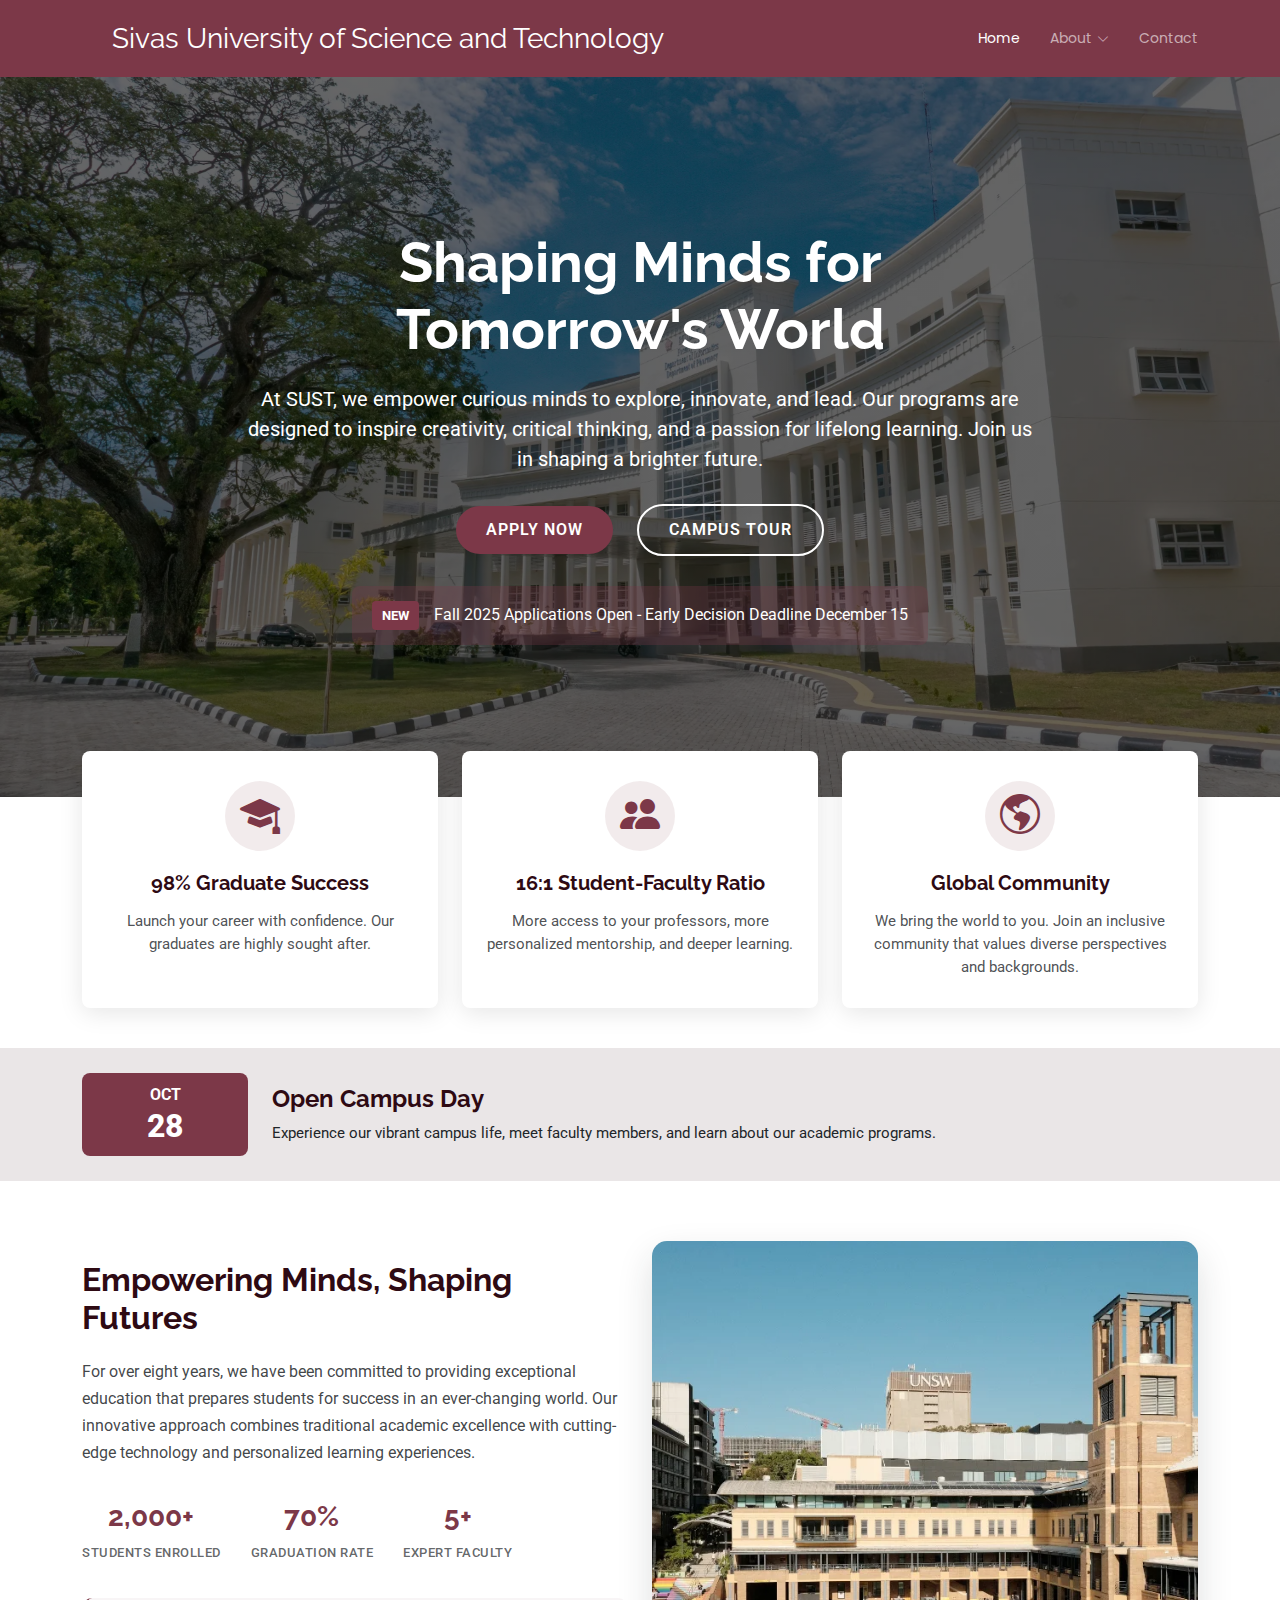
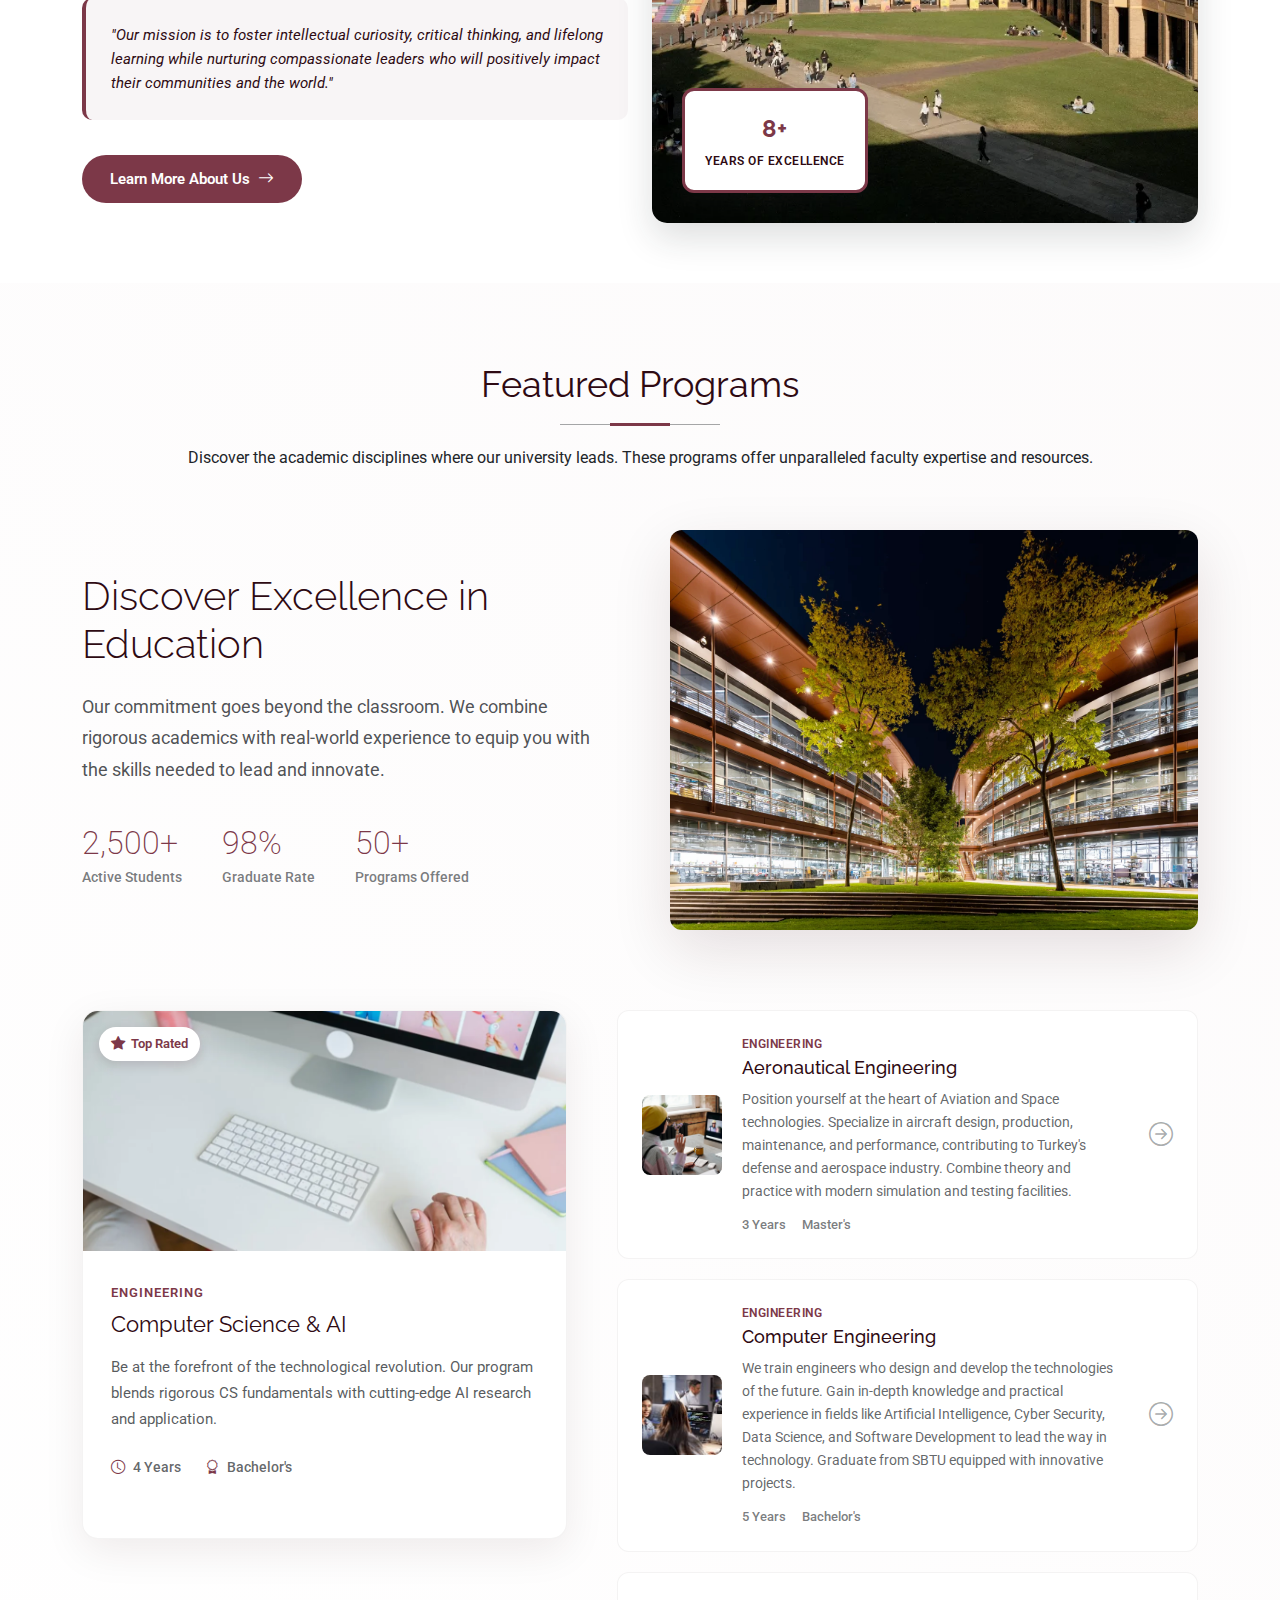
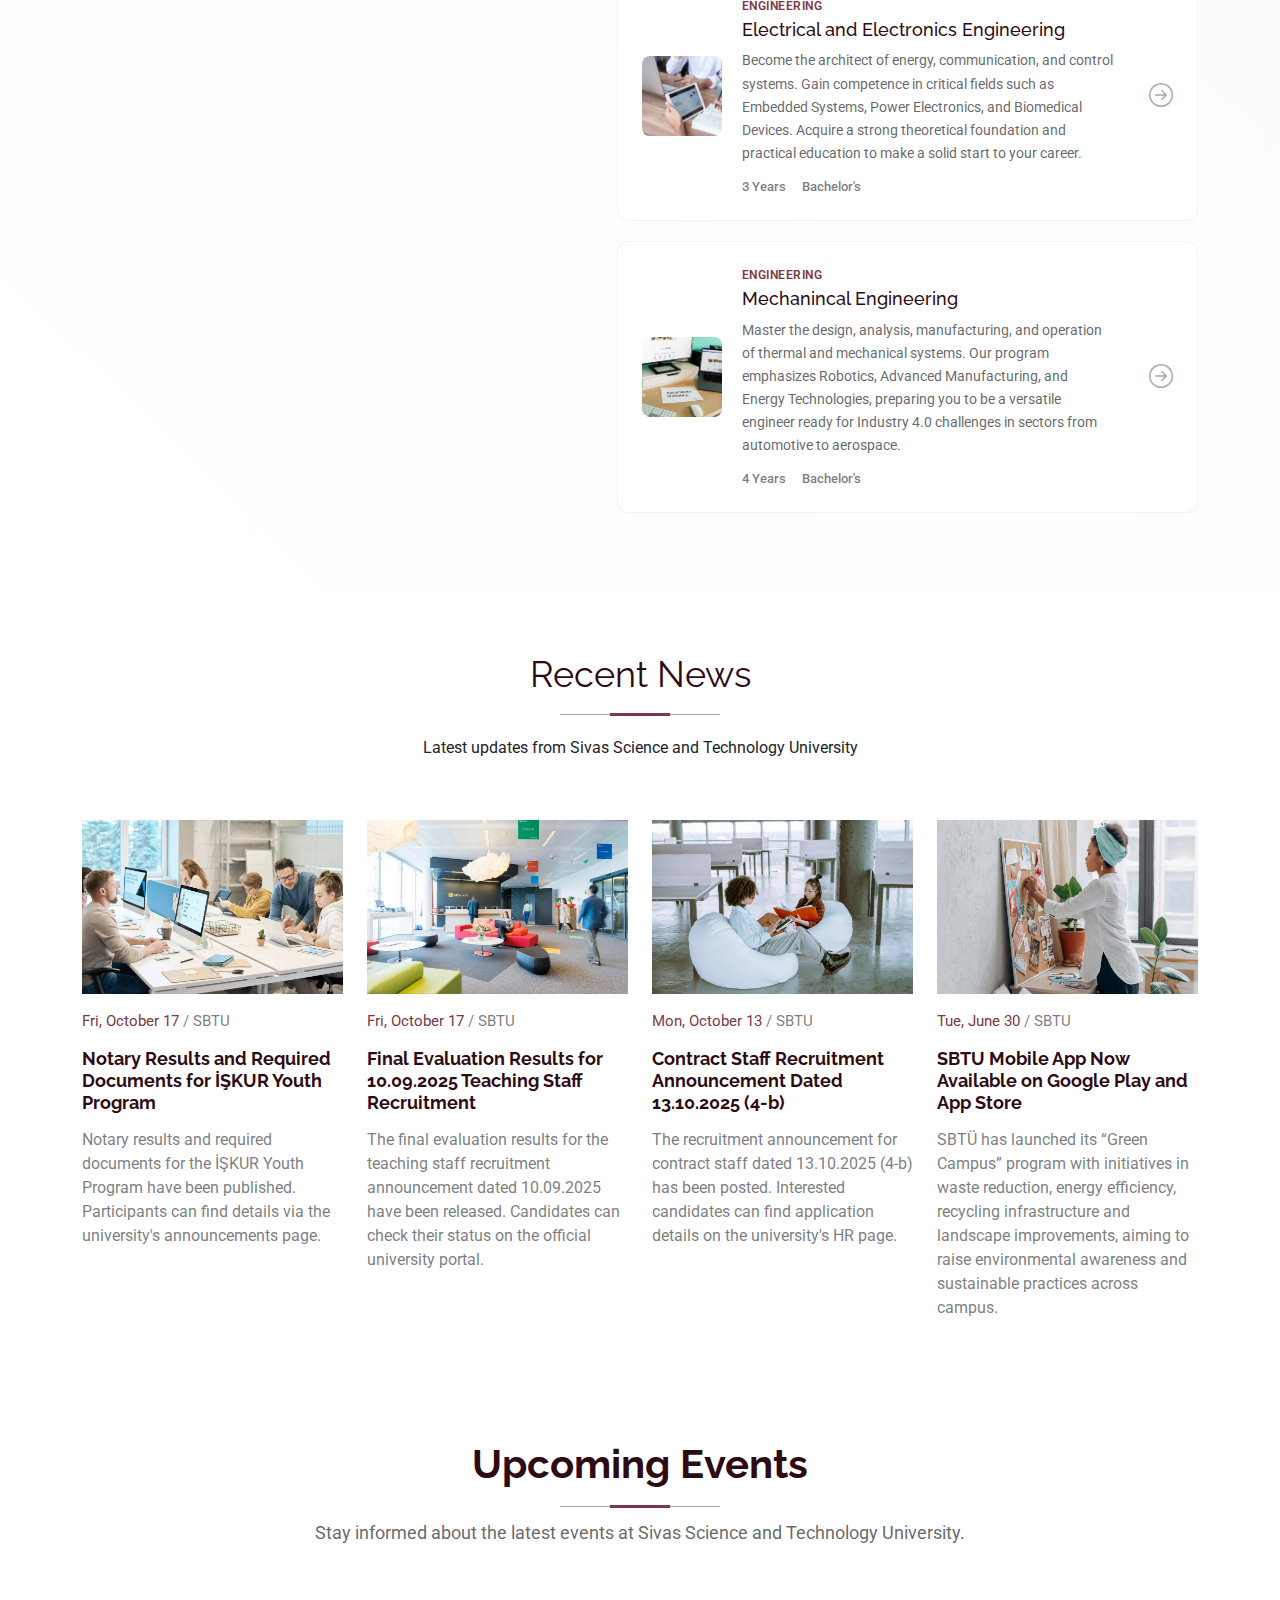
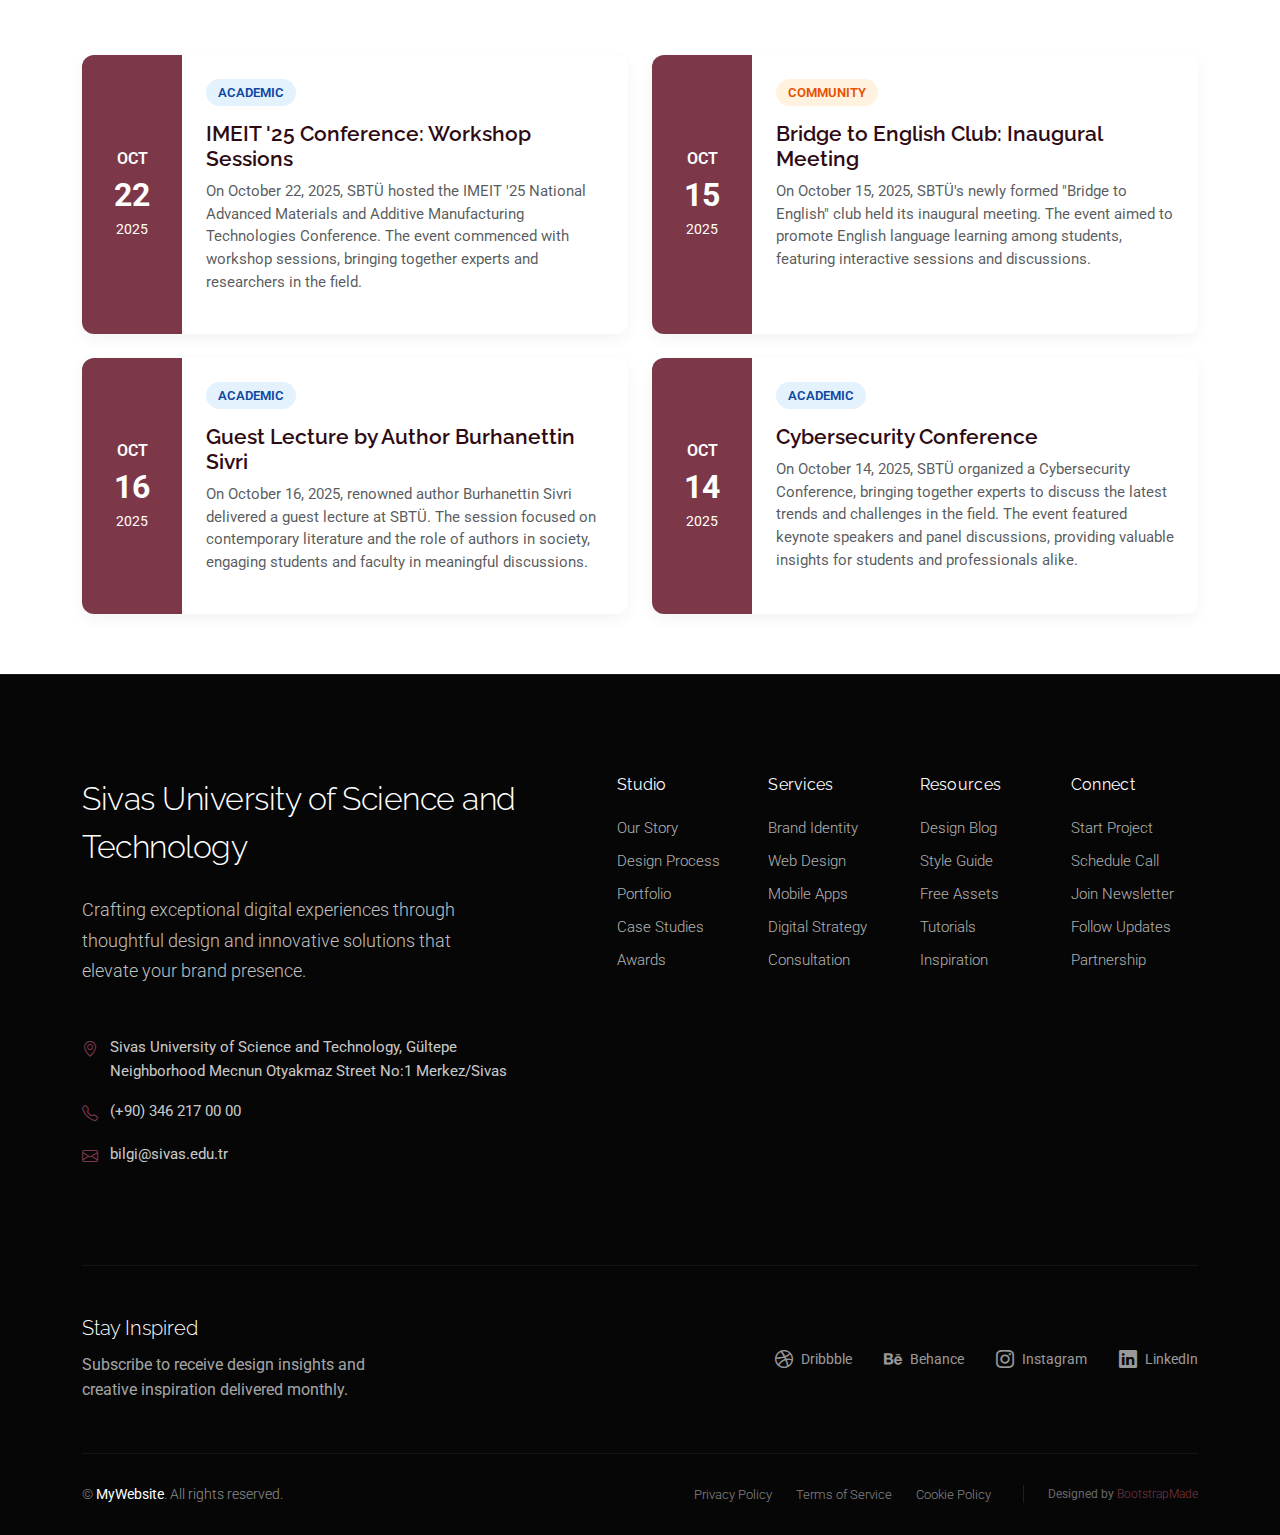
<file: MySchool/index.html>
<!DOCTYPE html>
<html lang="en">

<head>
  <meta charset="utf-8">
  <meta content="width=device-width, initial-scale=1.0" name="viewport">
  <title>Sivas University of Science and Technology</title>
  <meta name="description" content="">
  <meta name="keywords" content="">

  <!-- Favicons -->
  <link href="https://www.sivas.edu.tr/media/uploads/images/users/ORFA/yuvarlak-logo.png" rel="icon">
  <link href="https://www.sivas.edu.tr/media/uploads/images/users/ORFA/yuvarlak-logo.png" rel="apple-touch-icon">

  <!-- Fonts -->
  <link href="https://fonts.googleapis.com" rel="preconnect">
  <link href="https://fonts.gstatic.com" rel="preconnect" crossorigin>
  <link href="https://fonts.googleapis.com/css2?family=Roboto:ital,wght@0,100;0,300;0,400;0,500;0,700;0,900;1,100;1,300;1,400;1,500;1,700;1,900&family=Poppins:ital,wght@0,100;0,200;0,300;0,400;0,500;0,600;0,700;0,800;0,900;1,100;1,200;1,300;1,400;1,500;1,600;1,700;1,800;1,900&family=Raleway:ital,wght@0,100;0,200;0,300;0,400;0,500;0,600;0,700;0,800;0,900;1,100;1,200;1,300;1,400;1,500;1,600;1,700;1,800;1,900&display=swap" rel="stylesheet">

  <!-- Vendor CSS Files -->  
  <link href="assets/vendor/bootstrap/css/bootstrap.min.css" rel="stylesheet">
  <link href="assets/vendor/bootstrap-icons/bootstrap-icons.css" rel="stylesheet">
  <link href="assets/vendor/swiper/swiper-bundle.min.css" rel="stylesheet">
  <link href="assets/vendor/glightbox/css/glightbox.min.css" rel="stylesheet">

  <!-- Main CSS File -->
  <link href="assets/css/main.css" rel="stylesheet">

  <!-- =======================================================
  * Template Name: MySchool
  * Template URL: https://bootstrapmade.com/myschool-bootstrap-school-template/
  * Updated: Jul 28 2025 with Bootstrap v5.3.7
  * Author: BootstrapMade.com
  * License: https://bootstrapmade.com/license/
  ======================================================== -->
</head>

<body class="index-page">

  <header id="header" class="header d-flex align-items-center sticky-top">
    <div class="container-fluid container-xl position-relative d-flex align-items-center justify-content-between">

      <a href="index.html" class="logo d-flex align-items-center">
        <!-- Uncomment the line below if you also wish to use an image logo -->
        <!-- <img src="assets/img/logo.webp" alt=""> -->
        <i class="bi bi-buildings"></i>
        <h1 class="sitename">Sivas University of Science and Technology</h1>
      </a>

      <nav id="navmenu" class="navmenu">
        <ul>
          <li><a href="index.html" class="active">Home</a></li>
          <li class="dropdown"><a href="about.html"><span>About</span> <i class="bi bi-chevron-down toggle-dropdown"></i></a>
            <ul>
              <li><a href="about.html">About Us</a></li>
              
              
              <li><a href="faculty-staff.html">Faculty &amp; Staff</a></li>
              <li><a href="campus-facilities.html">Campus &amp; Facilities</a></li>
            </ul>
          </li>
          <li><a href="contact.html">Contact</a></li>
        </ul>
        <i class="mobile-nav-toggle d-xl-none bi bi-list"></i>
      </nav>

    </div>
  </header>

  <main class="main">

    <!-- Hero Section -->
    <section id="hero" class="hero section">

      <div class="hero-container">
        <div class="hero-content">
          <h1>Shaping Minds for Tomorrow's World</h1>
          <p>At SUST, we empower curious minds to explore, innovate, and lead. Our programs are designed to inspire creativity, critical thinking, and a passion for lifelong learning. Join us in shaping a brighter future.</p>
          <div class="cta-buttons">
            <a href="#" class="btn-apply">Apply Now</a>
            <a href="https://sivas.edu.tr/360.html" class="btn-tour">Campus Tour</a>
          </div>
          <div class="announcement">
            <div class="announcement-badge">New</div>
            <p>Fall 2025 Applications Open - Early Decision Deadline December 15</p>
          </div>
        </div>
      </div>

      <div class="highlights-container container">
        <div class="row gy-4">
          <div class="col-md-4">
            <div class="highlight-item">
              <div class="icon">
                <i class="bi bi-mortarboard-fill"></i>
              </div>
              <h3>98% Graduate Success</h3>
              <p>Launch your career with confidence. Our graduates are highly sought after.</p>
            </div>
          </div>
          <div class="col-md-4">
            <div class="highlight-item">
              <div class="icon">
                <i class="bi bi-people-fill"></i>
              </div>
              <h3>16:1 Student-Faculty Ratio</h3>
              <p>More access to your professors, more personalized mentorship, and deeper learning.</p>
            </div>
          </div>
          <div class="col-md-4">
            <div class="highlight-item">
              <div class="icon">
                <i class="bi bi-globe-americas"></i>
              </div>
              <h3>Global Community</h3>
              <p>We bring the world to you. Join an inclusive community that values diverse perspectives and backgrounds.</p>
            </div>
          </div>
        </div>
      </div>

      <div class="event-banner">
        <div class="container">
          <div class="row align-items-center">
            <div class="col-md-2">
              <div class="event-date">
                <span class="month">OCT</span>
                <span class="day">28</span>
              </div>
            </div>
            <div class="col-md-8">
              <h3>Open Campus Day</h3>
              <p>Experience our vibrant campus life, meet faculty members, and learn about our academic programs.</p>
            </div>
           
          </div>
        </div>
      </div>

    </section><!-- /Hero Section -->

    <!-- About Section -->
    <section id="about" class="about section">

      <div class="container">

        <div class="row gy-5">

          <div class="col-lg-6">
            <div class="content">
              <h3>Empowering Minds, Shaping Futures</h3>
              <p>For over eight years, we have been committed to providing exceptional education that prepares students for success in an ever-changing world. Our innovative approach combines traditional academic excellence with cutting-edge technology and personalized learning experiences.</p>

              <div class="stats-row">
                <div class="stat-item">
                  <div class="number">2,000+</div>
                  <div class="label">Students Enrolled</div>
                </div>
                <div class="stat-item">
                  <div class="number">70%</div>
                  <div class="label">Graduation Rate</div>
                </div>
                <div class="stat-item">
                  <div class="number">5+</div>
                  <div class="label">Expert Faculty</div>
                </div>
              </div>

              <div class="mission-statement">
                <p><em>"Our mission is to foster intellectual curiosity, critical thinking, and lifelong learning while nurturing compassionate leaders who will positively impact their communities and the world."</em></p>
              </div>

              <a href="about.html" class="btn-learn-more">
                Learn More About Us
                <i class="bi bi-arrow-right"></i>
              </a>
            </div>
          </div>

          <div class="col-lg-6">
            <div class="image-wrapper">
              <img src="assets/img/education/campus-5.webp" alt="Campus Overview" class="img-fluid">
              <div class="experience-badge">
                <div class="years">8+</div>
                <div class="text">Years of Excellence</div>
              </div>
            </div>
          </div>

        </div>

      </div>

    </section><!-- /About Section -->

    <!-- Featured Programs Section -->
    <section id="featured-programs" class="featured-programs section">

      <!-- Section Title -->
      <div class="container section-title">
        <h2>Featured Programs</h2>
        <p>Discover the academic disciplines where our university leads. These programs offer unparalleled faculty expertise and resources.</p>
      </div><!-- End Section Title -->

      <div class="container">

        <div class="featured-programs-wrapper">

          <div class="programs-overview">
            <div class="overview-content">
              <h2>Discover Excellence in Education</h2>
              <p>Our commitment goes beyond the classroom. We combine rigorous academics with real-world experience to equip you with the skills needed to lead and innovate.</p>
              <div class="overview-stats">
                <div class="stat-item">
                  <span class="stat-number">2,500+</span>
                  <span class="stat-label">Active Students</span>
                </div>
                <div class="stat-item">
                  <span class="stat-number">98%</span>
                  <span class="stat-label">Graduate Rate</span>
                </div>
                <div class="stat-item">
                  <span class="stat-number">50+</span>
                  <span class="stat-label">Programs Offered</span>
                </div>
              </div>
            </div>
            <div class="overview-image">
              <img src="assets/img/education/showcase-7.webp" alt="Education" class="img-fluid">
            </div>
          </div>

          <div class="programs-showcase">

            <div class="program-card featured-program">
              <div class="card-image">
                <img src="assets/img/education/courses-8.webp" alt="Program" class="img-fluid">
                <div class="program-badge">
                  <i class="bi bi-star-fill"></i>
                  <span>Top Rated</span>
                </div>
              </div>
              <div class="card-content">
                <div class="program-category">Engineering</div>
                <h3>Computer Science &amp; AI</h3>
                <p>Be at the forefront of the technological revolution. Our program blends rigorous CS fundamentals with cutting-edge AI research and application.</p>
                <div class="program-meta">
                  <div class="meta-item">
                    <i class="bi bi-clock"></i>
                    <span>4 Years</span>
                  </div>
                  <div class="meta-item">
                    <i class="bi bi-award"></i>
                    <span>Bachelor's</span>
                  </div>
                </div>
                
              </div>
            </div>

            <div class="programs-list">

              <div class="program-item">
                <div class="item-visual">
                  <img src="assets/img/education/courses-12.webp" alt="Program" class="img-fluid">
                </div>
                <div class="item-details">
                  <div class="item-category">Engineering</div>
                  <h4>Aeronautical Engineering</h4>
                  <p>Position yourself at the heart of Aviation and Space technologies. Specialize in aircraft design, production, maintenance, and performance, contributing to Turkey's defense and aerospace industry. Combine theory and practice with modern simulation and testing facilities.</p>
                  <div class="item-info">
                    <span>3 Years</span>
                    <span>Master's</span>
                  </div>
                </div>
                <div class="item-action">
                  <i class="bi bi-arrow-right-circle"></i>
                </div>
              </div>

              <div class="program-item">
                <div class="item-visual">
                  <img src="assets/img/education/courses-5.webp" alt="Program" class="img-fluid">
                </div>
                <div class="item-details">
                  <div class="item-category">Engineering</div>
                  <h4>Computer Engineering</h4>
                  <p>We train engineers who design and develop the technologies of the future. Gain in-depth knowledge and practical experience in fields like Artificial Intelligence, Cyber Security, Data Science, and Software Development to lead the way in technology. Graduate from SBTU equipped with innovative projects.</p>
                  <div class="item-info">
                    <span>5 Years</span>
                    <span>Bachelor's</span>
                  </div>
                </div>
                <div class="item-action">
                  <i class="bi bi-arrow-right-circle"></i>
                </div>
              </div>

              <div class="program-item">
                <div class="item-visual">
                  <img src="assets/img/education/courses-15.webp" alt="Program" class="img-fluid">
                </div>
                <div class="item-details">
                  <div class="item-category">Engineering</div>
                  <h4>Electrical and Electronics Engineering</h4>
                  <p>Become the architect of energy, communication, and control systems. Gain competence in critical fields such as Embedded Systems, Power Electronics, and Biomedical Devices. Acquire a strong theoretical foundation and practical education to make a solid start to your career.</p>
                  <div class="item-info">
                    <span>3 Years</span>
                    <span>Bachelor's</span>
                  </div>
                </div>
                <div class="item-action">
                  <i class="bi bi-arrow-right-circle"></i>
                </div>
              </div>

              <div class="program-item">
                <div class="item-visual">
                  <img src="assets/img/education/courses-9.webp" alt="Program" class="img-fluid">
                </div>
                <div class="item-details">
                  <div class="item-category">Engineering</div>
                  <h4>Mechanincal Engineering</h4>
                  <p>Master the design, analysis, manufacturing, and operation of thermal and mechanical systems. Our program emphasizes Robotics, Advanced Manufacturing, and Energy Technologies, preparing you to be a versatile engineer ready for Industry 4.0 challenges in sectors from automotive to aerospace.</p>
                  <div class="item-info">
                    <span>4 Years</span>
                    <span>Bachelor's</span>
                  </div>
                </div>
                <div class="item-action">
                  <i class="bi bi-arrow-right-circle"></i>
                </div>
              </div>

            </div>

          </div>

        </div>

      </div>

    </section><!-- /Featured Programs Section -->

    <!-- Recent News Section -->
    <section id="recent-news" class="recent-news section">

      <!-- Section Title -->
      <div class="container section-title">
        <h2>Recent News</h2>
        <p>Latest updates from Sivas Science and Technology University</p>
      </div><!-- End Section Title -->

      <div class="container">

        <div class="row gy-5">

          <div class="col-xl-3 col-md-6">
            <div class="post-box">
              <div class="post-img"><img src="assets/img/blog/blog-post-1.webp" class="img-fluid" alt=""></div>
              <div class="meta">
                <span class="post-date">Fri, October 17</span>
                <span class="post-author"> / SBTU</span>
              </div>
              <h3 class="post-title">Notary Results and Required Documents for İŞKUR Youth Program</h3>
              <p>Notary results and required documents for the İŞKUR Youth Program have been published. Participants can find details via the university's announcements page.</p>
              
            </div>
          </div>

          <div class="col-xl-3 col-md-6">
            <div class="post-box">
              <div class="post-img"><img src="assets/img/blog/blog-post-2.webp" class="img-fluid" alt=""></div>
              <div class="meta">
                <span class="post-date">Fri, October 17</span>
                <span class="post-author"> / SBTU</span>
              </div>
              <h3 class="post-title">Final Evaluation Results for 10.09.2025 Teaching Staff Recruitment</h3>
              <p>The final evaluation results for the teaching staff recruitment announcement dated 10.09.2025 have been released. Candidates can check their status on the official university portal.</p>
              
            </div>
          </div>

          <div class="col-xl-3 col-md-6">
            <div class="post-box">
              <div class="post-img"><img src="assets/img/blog/blog-post-3.webp" class="img-fluid" alt=""></div>
              <div class="meta">
                <span class="post-date">Mon, October 13</span>
                <span class="post-author"> / SBTU</span>
              </div>
              <h3 class="post-title">Contract Staff Recruitment Announcement Dated 13.10.2025 (4-b)</h3>
              <p>The recruitment announcement for contract staff dated 13.10.2025 (4-b) has been posted. Interested candidates can find application details on the university's HR page.</p>
              
            </div>
          </div>    

          <div class="col-xl-3 col-md-6">
            <div class="post-box">
              <div class="post-img"><img src="assets/img/blog/blog-post-4.webp" class="img-fluid" alt=""></div>
              <div class="meta">
                <span class="post-date">Tue, June 30</span>
                <span class="post-author"> / SBTU</span>
              </div>
              <h3 class="post-title">SBTU Mobile App Now Available on Google Play and App Store</h3>
              <p>SBTÜ has launched its “Green Campus” program with initiatives in waste reduction, energy efficiency, recycling infrastructure and landscape improvements, aiming to raise environmental awareness and sustainable practices across campus.</p>
              
            </div>
          </div>

        </div>

      </div>

    </section><!-- /Recent News Section -->

    <!-- Events Section -->
<section id="events" class="events section">
  <div class="container section-title">
    <h2>Upcoming Events</h2>
    <p>Stay informed about the latest events at Sivas Science and Technology University.</p>
  </div>

  <div class="container">
    <div class="row g-4">

      <!-- Event 1 -->
      <div class="col-lg-6">
        <div class="event-card">
          <div class="event-date">
            <span class="month">OCT</span>
            <span class="day">22</span>
            <span class="year">2025</span>
          </div>
          <div class="event-content">
            <div class="event-tag academic">Academic</div>
            <h3>IMEIT '25 Conference: Workshop Sessions</h3>
            <p>On October 22, 2025, SBTÜ hosted the IMEIT '25 National Advanced Materials and Additive Manufacturing Technologies Conference. The event commenced with workshop sessions, bringing together experts and researchers in the field.</p>
          </div>
        </div>
      </div>

      <!-- Event 2 -->
      <div class="col-lg-6">
        <div class="event-card">
          <div class="event-date">
            <span class="month">OCT</span>
            <span class="day">15</span>
            <span class="year">2025</span>
          </div>
          <div class="event-content">
            <div class="event-tag community">Community</div>
            <h3>Bridge to English Club: Inaugural Meeting</h3>
            <p>On October 15, 2025, SBTÜ's newly formed "Bridge to English" club held its inaugural meeting. The event aimed to promote English language learning among students, featuring interactive sessions and discussions.</p>
          </div>
        </div>
      </div>

      <!-- Event 3 -->
      <div class="col-lg-6">
        <div class="event-card">
          <div class="event-date">
            <span class="month">OCT</span>
            <span class="day">16</span>
            <span class="year">2025</span>
          </div>
          <div class="event-content">
            <div class="event-tag academic">Academic</div>
            <h3>Guest Lecture by Author Burhanettin Sivri</h3>
            <p>On October 16, 2025, renowned author Burhanettin Sivri delivered a guest lecture at SBTÜ. The session focused on contemporary literature and the role of authors in society, engaging students and faculty in meaningful discussions.</p>
          </div>
        </div>
      </div>

      <!-- Event 4 -->
      <div class="col-lg-6">
        <div class="event-card">
          <div class="event-date">
            <span class="month">OCT</span>
            <span class="day">14</span>
            <span class="year">2025</span>
          </div>
          <div class="event-content">
            <div class="event-tag academic">Academic</div>
            <h3>Cybersecurity Conference</h3>
            <p>On October 14, 2025, SBTÜ organized a Cybersecurity Conference, bringing together experts to discuss the latest trends and challenges in the field. The event featured keynote speakers and panel discussions, providing valuable insights for students and professionals alike.</p>
          </div>
        </div>
      </div>

    </div>
  </div>
</section>


  </main>

  <footer id="footer" class="footer-16 footer position-relative dark-background">

    <div class="container">

      <div class="footer-main">
        <div class="row align-items-start">

          <div class="col-lg-5">
            <div class="brand-section">
              <a href="index.html" class="logo d-flex align-items-center mb-4">
                <span class="sitename">Sivas University of Science and Technology</span>
              </a>
              <p class="brand-description">Crafting exceptional digital experiences through thoughtful design and innovative solutions that elevate your brand presence.</p>

              <div class="contact-info mt-5">
                <div class="contact-item">
                  <i class="bi bi-geo-alt"></i>
                  <span>Sivas University of Science and Technology, Gültepe Neighborhood Mecnun Otyakmaz Street No:1 Merkez/Sivas</span>
                </div>
                <div class="contact-item">
                  <i class="bi bi-telephone"></i>
                  <span>(+90) 346 217 00 00 </span>
                </div>
                <div class="contact-item">
                  <i class="bi bi-envelope"></i>
                  <span>bilgi@sivas.edu.tr</span>
                </div>
              </div>
            </div>
          </div>

          <div class="col-lg-7">
            <div class="footer-nav-wrapper">
              <div class="row">

                <div class="col-6 col-lg-3">
                  <div class="nav-column">
                    <h6>Studio</h6>
                    <nav class="footer-nav">
                      <a href="#">Our Story</a>
                      <a href="#">Design Process</a>
                      <a href="#">Portfolio</a>
                      <a href="#">Case Studies</a>
                      <a href="#">Awards</a>
                    </nav>
                  </div>
                </div>

                <div class="col-6 col-lg-3">
                  <div class="nav-column">
                    <h6>Services</h6>
                    <nav class="footer-nav">
                      <a href="#">Brand Identity</a>
                      <a href="#">Web Design</a>
                      <a href="#">Mobile Apps</a>
                      <a href="#">Digital Strategy</a>
                      <a href="#">Consultation</a>
                    </nav>
                  </div>
                </div>

                <div class="col-6 col-lg-3">
                  <div class="nav-column">
                    <h6>Resources</h6>
                    <nav class="footer-nav">
                      <a href="#">Design Blog</a>
                      <a href="#">Style Guide</a>
                      <a href="#">Free Assets</a>
                      <a href="#">Tutorials</a>
                      <a href="#">Inspiration</a>
                    </nav>
                  </div>
                </div>

                <div class="col-6 col-lg-3">
                  <div class="nav-column">
                    <h6>Connect</h6>
                    <nav class="footer-nav">
                      <a href="#">Start Project</a>
                      <a href="#">Schedule Call</a>
                      <a href="#">Join Newsletter</a>
                      <a href="#">Follow Updates</a>
                      <a href="#">Partnership</a>
                    </nav>
                  </div>
                </div>

              </div>
            </div>
          </div>

        </div>
      </div>

      <div class="footer-social">
        <div class="row align-items-center">

          <div class="col-lg-6">
            <div class="newsletter-section">
              <h5>Stay Inspired</h5>
              <p>Subscribe to receive design insights and creative inspiration delivered monthly.</p>
            </div>
          </div>

          <div class="col-lg-6">
            <div class="social-section">
              <div class="social-links">
                <a href="#" aria-label="Dribbble" class="social-link">
                  <i class="bi bi-dribbble"></i>
                  <span>Dribbble</span>
                </a>
                <a href="#" aria-label="Behance" class="social-link">
                  <i class="bi bi-behance"></i>
                  <span>Behance</span>
                </a>
                <a href="#" aria-label="Instagram" class="social-link">
                  <i class="bi bi-instagram"></i>
                  <span>Instagram</span>
                </a>
                <a href="#" aria-label="LinkedIn" class="social-link">
                  <i class="bi bi-linkedin"></i>
                  <span>LinkedIn</span>
                </a>
              </div>
            </div>
          </div>

        </div>
      </div>

    </div>

    <div class="footer-bottom">
      <div class="container">
        <div class="bottom-content">
          <div class="row align-items-center">

            <div class="col-lg-6">
              <div class="copyright">
                <p>© <span class="sitename">MyWebsite</span>. All rights reserved.</p>
              </div>
            </div>

            <div class="col-lg-6">
              <div class="legal-links">
                <a href="#">Privacy Policy</a>
                <a href="#">Terms of Service</a>
                <a href="#">Cookie Policy</a>
                <div class="credits">
                  <!-- All the links in the footer should remain intact. -->
                  <!-- You can delete the links only if you've purchased the pro version. -->
                  <!-- Licensing information: https://bootstrapmade.com/license/ -->
                  <!-- Purchase the pro version with working PHP/AJAX contact form: [buy-url] -->
                  Designed by <a href="https://bootstrapmade.com/">BootstrapMade</a>
                </div>
              </div>
            </div>

          </div>
        </div>
      </div>
    </div>

  </footer>

  <!-- Scroll Top -->
  <a href="#" id="scroll-top" class="scroll-top d-flex align-items-center justify-content-center"><i class="bi bi-arrow-up-short"></i></a>

  <!-- Preloader -->
  <div id="preloader"></div>

  <!-- Vendor JS Files -->
  <script src="assets/vendor/bootstrap/js/bootstrap.bundle.min.js"></script>
  <script src="assets/vendor/php-email-form/validate.js"></script>
  <script src="assets/vendor/swiper/swiper-bundle.min.js"></script>
  <script src="assets/vendor/purecounter/purecounter_vanilla.js"></script>
  <script src="assets/vendor/glightbox/js/glightbox.min.js"></script>

  <!-- Main JS File -->
  <script src="assets/js/main.js"></script>

</body>

</html>
</file>
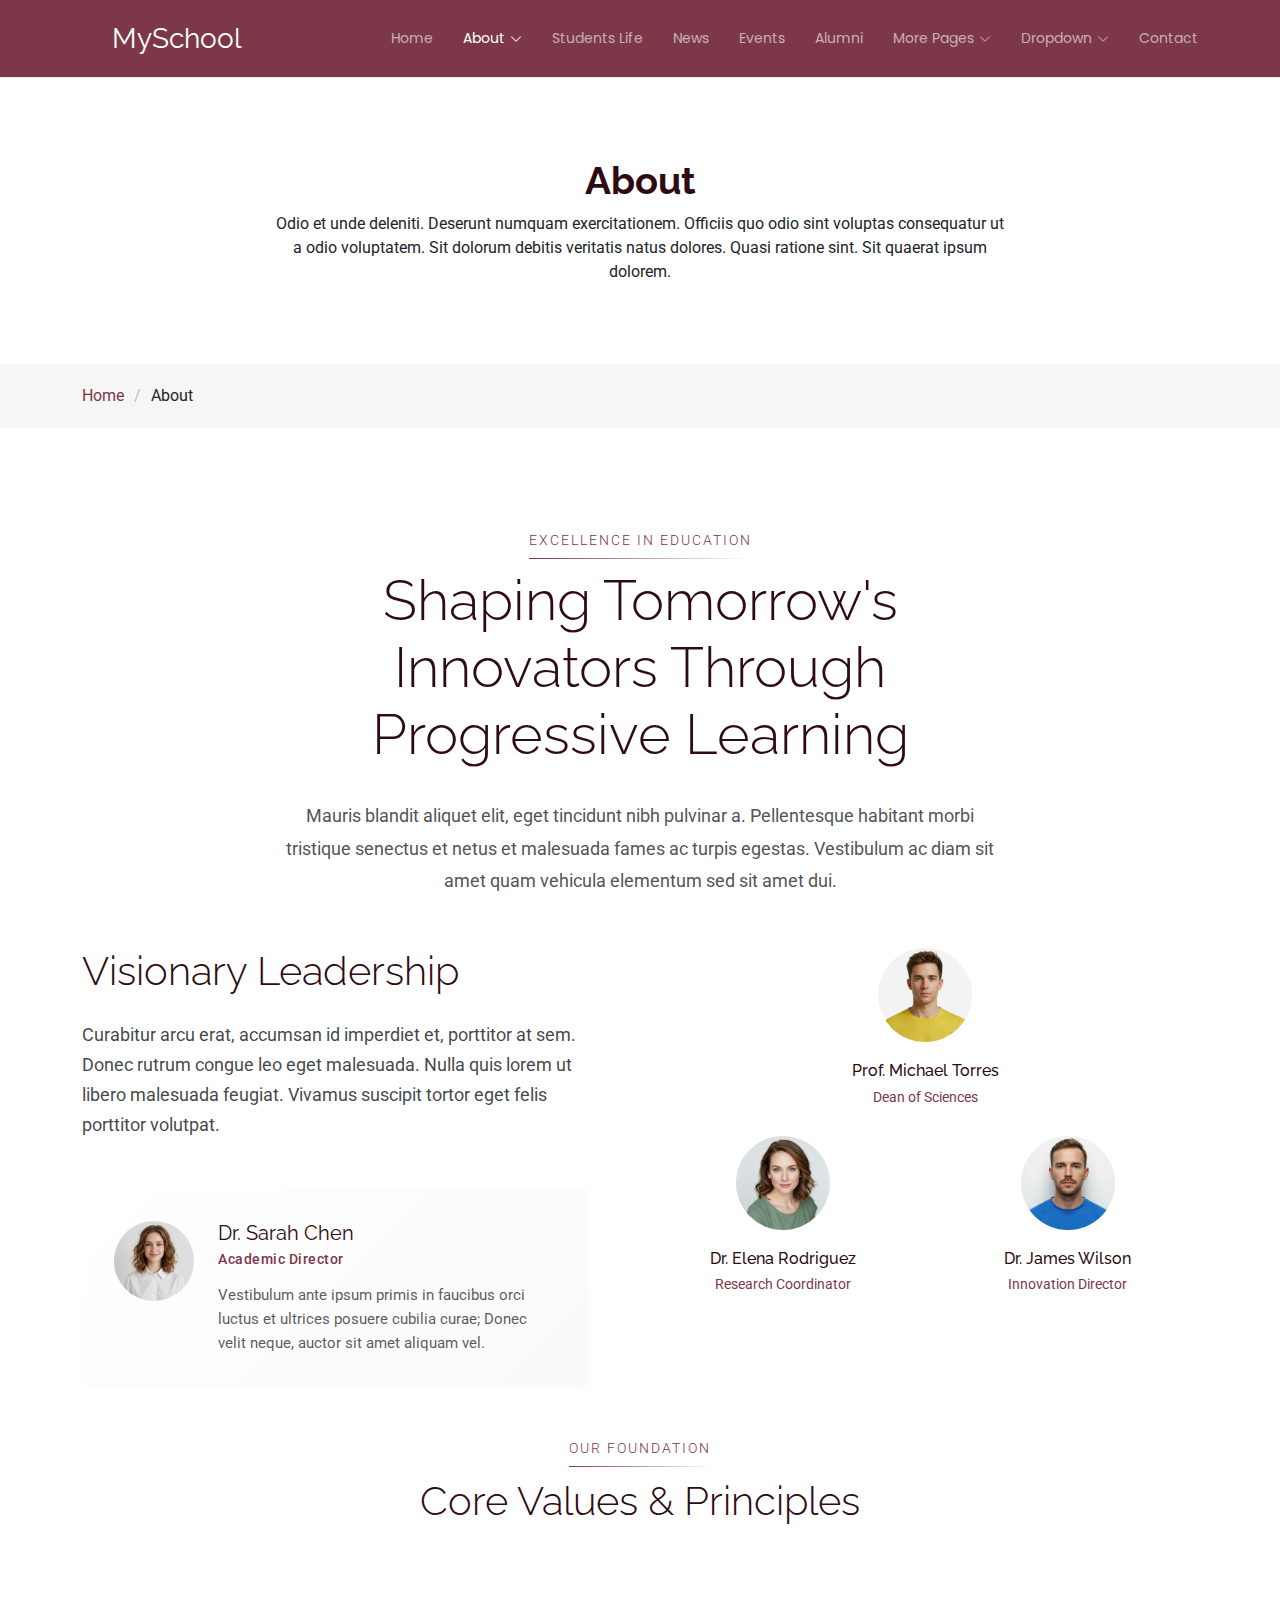
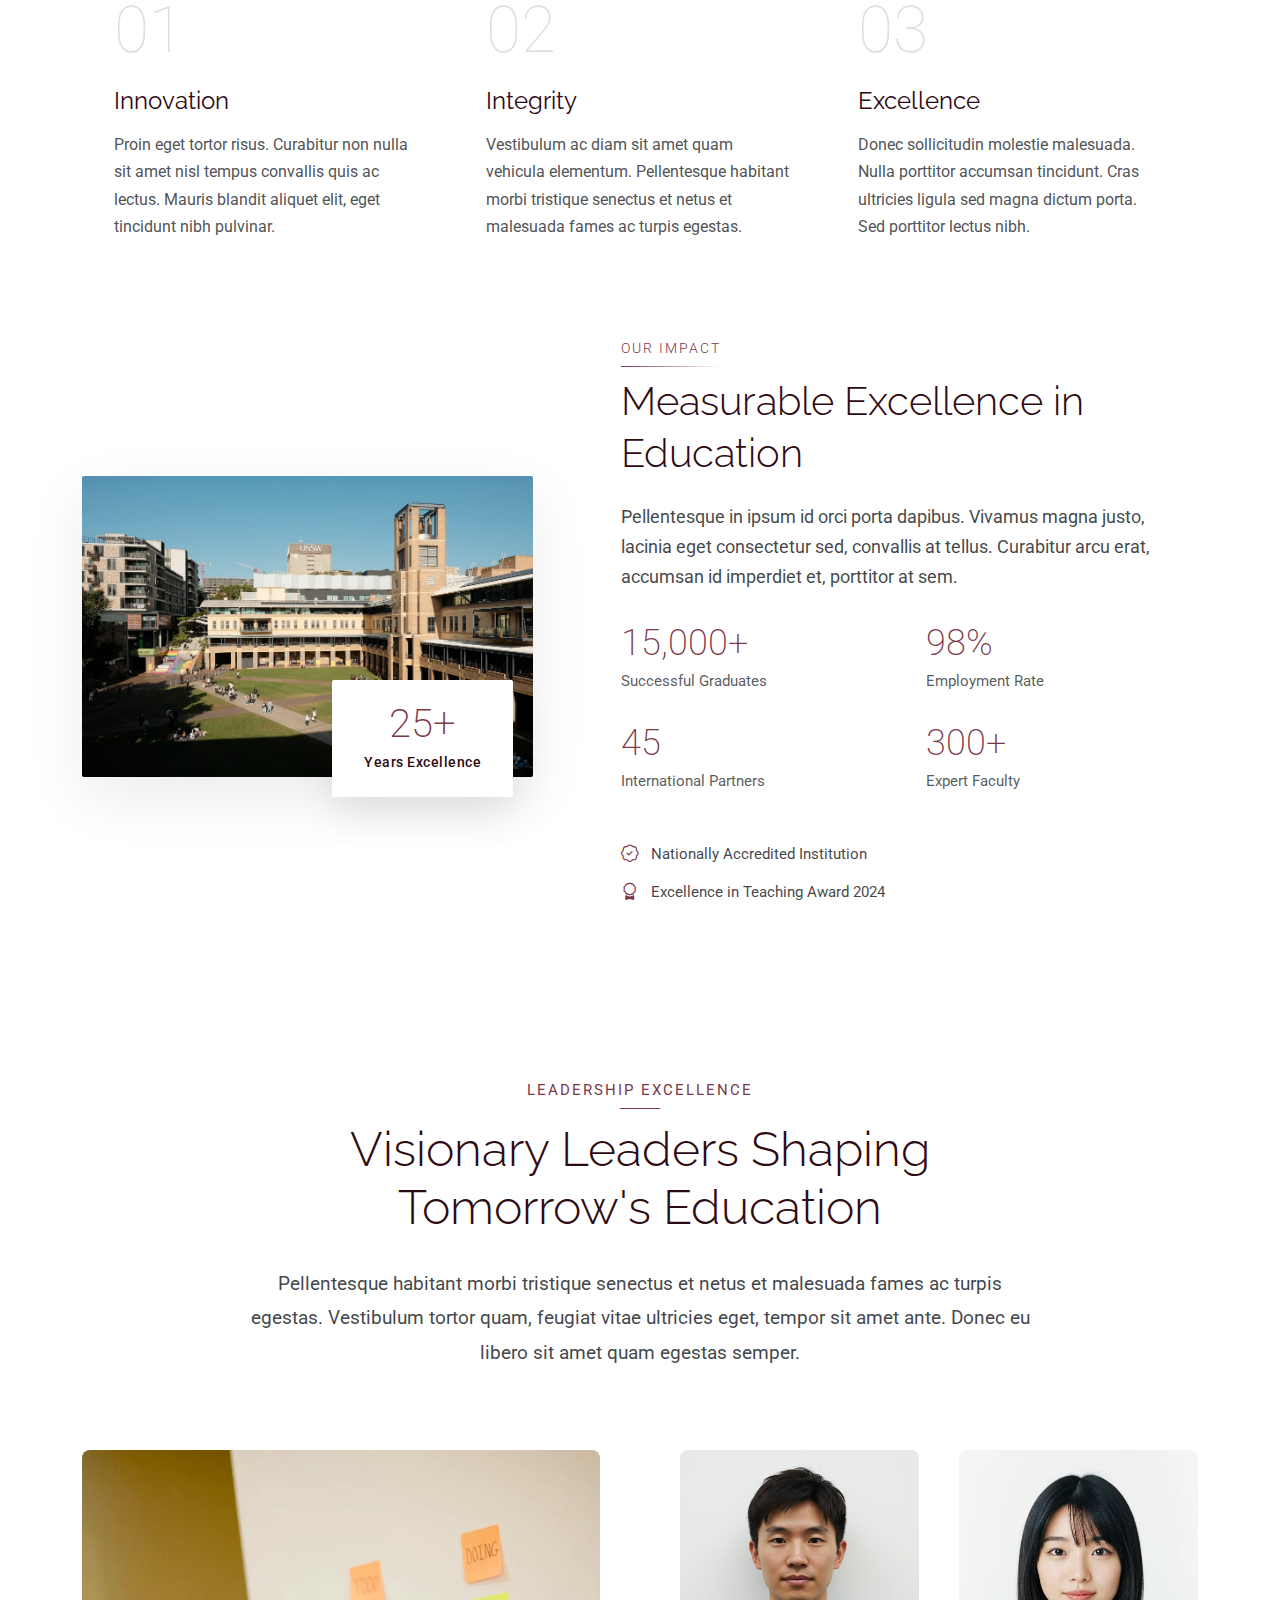
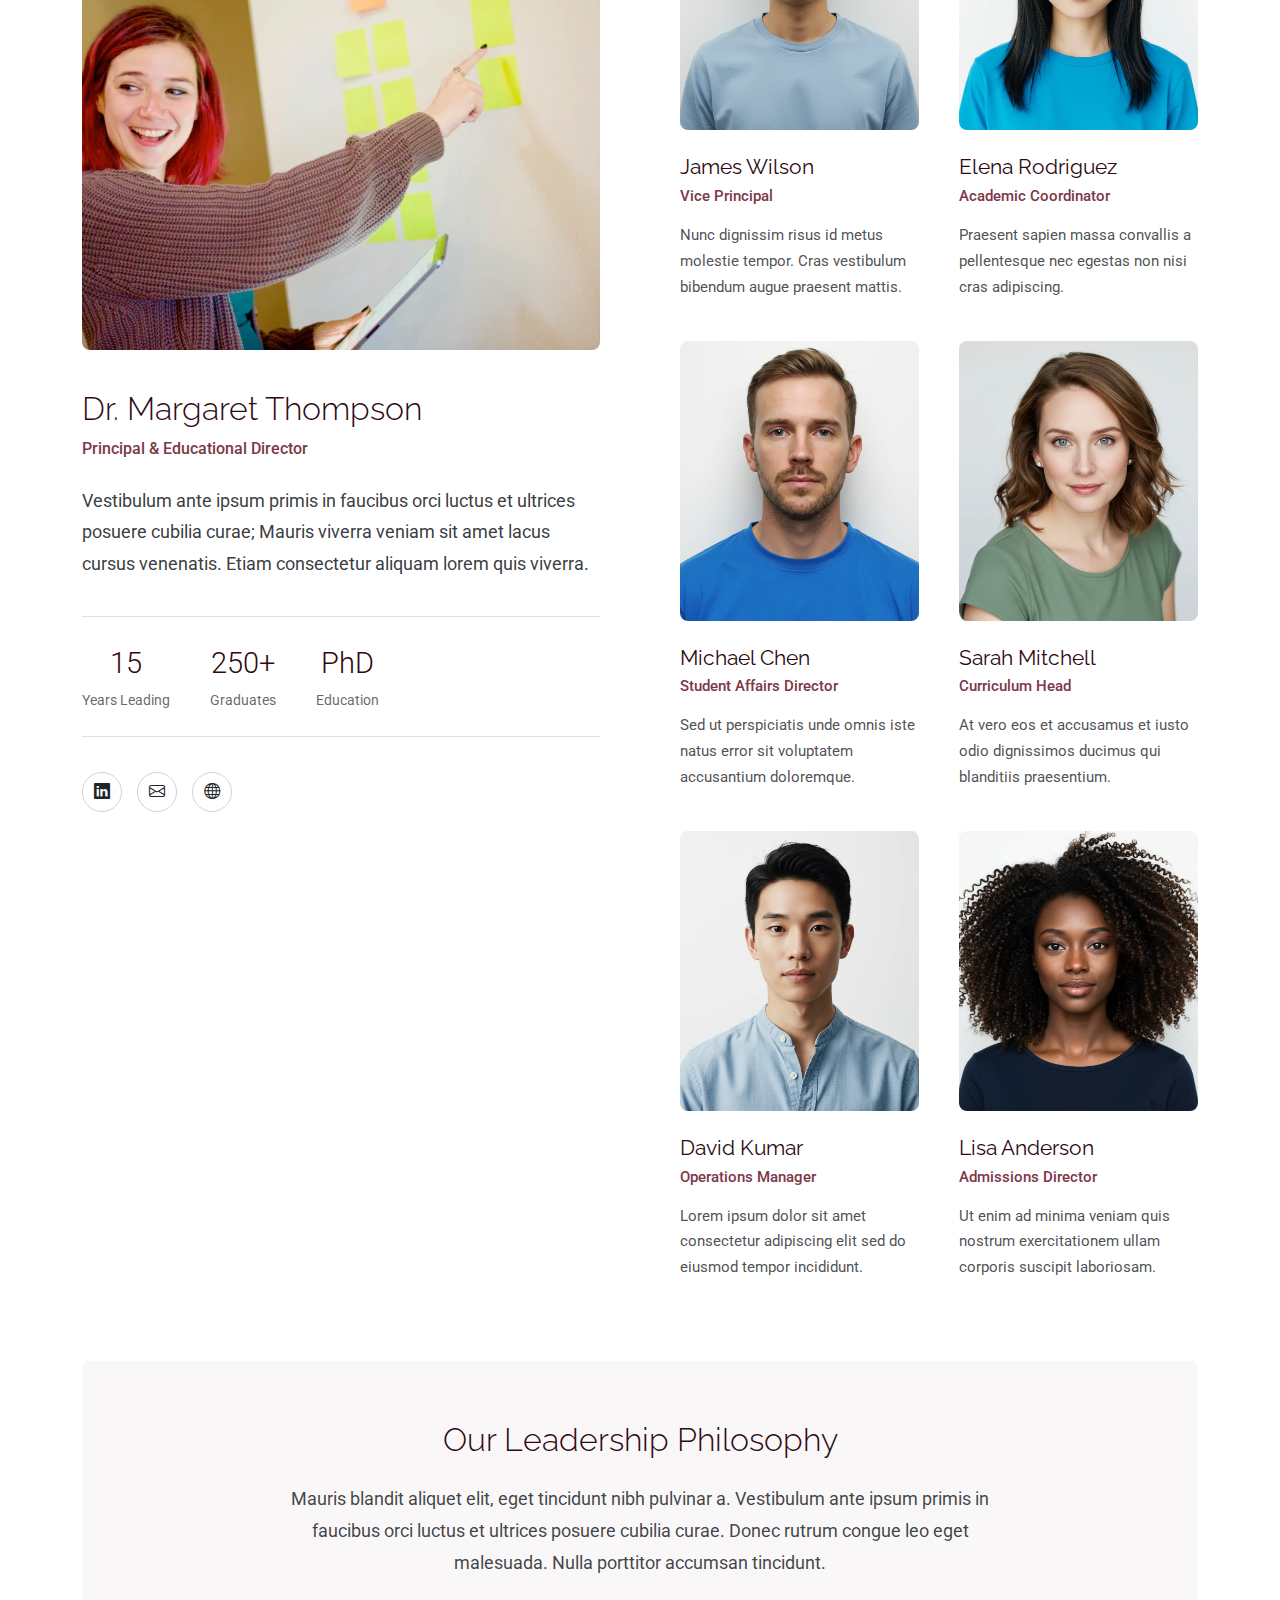
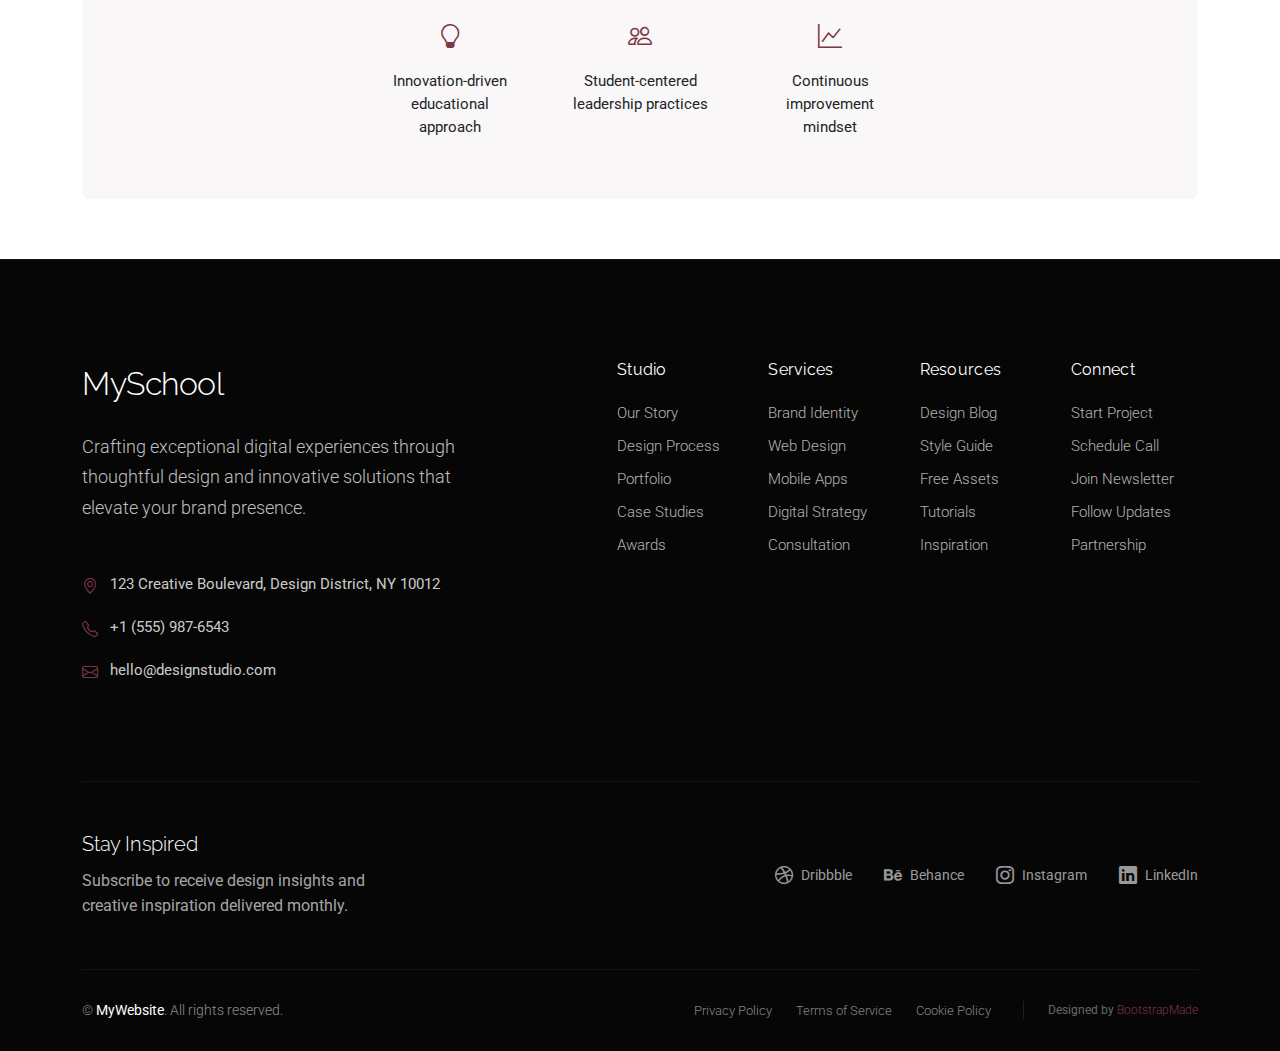
<file: MySchool/about.html>
<!DOCTYPE html>
<html lang="en">

<head>
  <meta charset="utf-8">
  <meta content="width=device-width, initial-scale=1.0" name="viewport">
  <title>About - MySchool Bootstrap Template</title>
  <meta name="description" content="">
  <meta name="keywords" content="">

  <!-- Favicons -->
  <link href="assets/img/favicon.png" rel="icon">
  <link href="assets/img/apple-touch-icon.png" rel="apple-touch-icon">

  <!-- Fonts -->
  <link href="https://fonts.googleapis.com" rel="preconnect">
  <link href="https://fonts.gstatic.com" rel="preconnect" crossorigin>
  <link href="https://fonts.googleapis.com/css2?family=Roboto:ital,wght@0,100;0,300;0,400;0,500;0,700;0,900;1,100;1,300;1,400;1,500;1,700;1,900&family=Poppins:ital,wght@0,100;0,200;0,300;0,400;0,500;0,600;0,700;0,800;0,900;1,100;1,200;1,300;1,400;1,500;1,600;1,700;1,800;1,900&family=Raleway:ital,wght@0,100;0,200;0,300;0,400;0,500;0,600;0,700;0,800;0,900;1,100;1,200;1,300;1,400;1,500;1,600;1,700;1,800;1,900&display=swap" rel="stylesheet">

  <!-- Vendor CSS Files -->
  <link href="assets/vendor/bootstrap/css/bootstrap.min.css" rel="stylesheet">
  <link href="assets/vendor/bootstrap-icons/bootstrap-icons.css" rel="stylesheet">
  <link href="assets/vendor/swiper/swiper-bundle.min.css" rel="stylesheet">
  <link href="assets/vendor/glightbox/css/glightbox.min.css" rel="stylesheet">

  <!-- Main CSS File -->
  <link href="assets/css/main.css" rel="stylesheet">

  <!-- =======================================================
  * Template Name: MySchool
  * Template URL: https://bootstrapmade.com/myschool-bootstrap-school-template/
  * Updated: Jul 28 2025 with Bootstrap v5.3.7
  * Author: BootstrapMade.com
  * License: https://bootstrapmade.com/license/
  ======================================================== -->
</head>

<body class="about-page">

  <header id="header" class="header d-flex align-items-center sticky-top">
    <div class="container-fluid container-xl position-relative d-flex align-items-center justify-content-between">

      <a href="index.html" class="logo d-flex align-items-center">
        <!-- Uncomment the line below if you also wish to use an image logo -->
        <!-- <img src="assets/img/logo.webp" alt=""> -->
        <i class="bi bi-buildings"></i>
        <h1 class="sitename">MySchool</h1>
      </a>

      <nav id="navmenu" class="navmenu">
        <ul>
          <li><a href="index.html">Home</a></li>
          <li class="dropdown"><a href="about.html" class="active"><span>About</span> <i class="bi bi-chevron-down toggle-dropdown"></i></a>
            <ul>
              <li><a href="about.html" class="active">About Us</a></li>
              <li><a href="admissions.html">Admissions</a></li>
              <li><a href="academics.html">Academics</a></li>
              <li><a href="faculty-staff.html">Faculty &amp; Staff</a></li>
              <li><a href="campus-facilities.html">Campus &amp; Facilities</a></li>
            </ul>
          </li>

          <li><a href="students-life.html">Students Life</a></li>
          <li><a href="news.html">News</a></li>
          <li><a href="events.html">Events</a></li>
          <li><a href="alumni.html">Alumni</a></li>
          <li class="dropdown"><a href="#"><span>More Pages</span> <i class="bi bi-chevron-down toggle-dropdown"></i></a>
            <ul>
              <li><a href="news-details.html">News Details</a></li>
              <li><a href="event-details.html">Event Details</a></li>
              <li><a href="privacy.html">Privacy</a></li>
              <li><a href="terms-of-service.html">Terms of Service</a></li>
              <li><a href="404.html">Error 404</a></li>
              <li><a href="starter-page.html">Starter Page</a></li>
            </ul>
          </li>

          <li class="dropdown"><a href="#"><span>Dropdown</span> <i class="bi bi-chevron-down toggle-dropdown"></i></a>
            <ul>
              <li><a href="#">Dropdown 1</a></li>
              <li class="dropdown"><a href="#"><span>Deep Dropdown</span> <i class="bi bi-chevron-down toggle-dropdown"></i></a>
                <ul>
                  <li><a href="#">Deep Dropdown 1</a></li>
                  <li><a href="#">Deep Dropdown 2</a></li>
                  <li><a href="#">Deep Dropdown 3</a></li>
                  <li><a href="#">Deep Dropdown 4</a></li>
                  <li><a href="#">Deep Dropdown 5</a></li>
                </ul>
              </li>
              <li><a href="#">Dropdown 2</a></li>
              <li><a href="#">Dropdown 3</a></li>
              <li><a href="#">Dropdown 4</a></li>
            </ul>
          </li>
          <li><a href="contact.html">Contact</a></li>
        </ul>
        <i class="mobile-nav-toggle d-xl-none bi bi-list"></i>
      </nav>

    </div>
  </header>

  <main class="main">

    <!-- Page Title -->
    <div class="page-title">
      <div class="heading">
        <div class="container">
          <div class="row d-flex justify-content-center text-center">
            <div class="col-lg-8">
              <h1 class="heading-title">About</h1>
              <p class="mb-0">
                Odio et unde deleniti. Deserunt numquam exercitationem. Officiis quo
                odio sint voluptas consequatur ut a odio voluptatem. Sit dolorum
                debitis veritatis natus dolores. Quasi ratione sint. Sit quaerat
                ipsum dolorem.
              </p>
            </div>
          </div>
        </div>
      </div>
      <nav class="breadcrumbs">
        <div class="container">
          <ol>
            <li><a href="index.html">Home</a></li>
            <li class="current">About</li>
          </ol>
        </div>
      </nav>
    </div><!-- End Page Title -->

    <!-- History Section -->
    <section id="history" class="history section">

      <div class="container">

        <div class="hero-content text-center mb-5">
          <div class="row justify-content-center">
            <div class="col-lg-8">
              <span class="section-badge">Excellence in Education</span>
              <h1 class="hero-title">Shaping Tomorrow's Innovators Through Progressive Learning</h1>
              <p class="hero-description">Mauris blandit aliquet elit, eget tincidunt nibh pulvinar a. Pellentesque habitant morbi tristique senectus et netus et malesuada fames ac turpis egestas. Vestibulum ac diam sit amet quam vehicula elementum sed sit amet dui.</p>
            </div>
          </div>
        </div>

        <div class="leadership-showcase mb-5">
          <div class="row g-4">
            <div class="col-lg-6">
              <div class="leadership-content">
                <h2 class="section-heading">Visionary Leadership</h2>
                <p class="section-text">Curabitur arcu erat, accumsan id imperdiet et, porttitor at sem. Donec rutrum congue leo eget malesuada. Nulla quis lorem ut libero malesuada feugiat. Vivamus suscipit tortor eget felis porttitor volutpat.</p>

                <div class="leader-profile">
                  <div class="profile-image">
                    <img src="assets/img/person/person-f-8.webp" alt="Director" class="img-fluid">
                  </div>
                  <div class="profile-info">
                    <h4>Dr. Sarah Chen</h4>
                    <span class="title">Academic Director</span>
                    <p class="bio">Vestibulum ante ipsum primis in faucibus orci luctus et ultrices posuere cubilia curae; Donec velit neque, auctor sit amet aliquam vel.</p>
                  </div>
                </div>
              </div>
            </div>

            <div class="col-lg-6">
              <div class="faculty-grid">
                <div class="faculty-member">
                  <img src="assets/img/person/person-m-12.webp" alt="Faculty" class="img-fluid">
                  <div class="member-info">
                    <h5>Prof. Michael Torres</h5>
                    <span>Dean of Sciences</span>
                  </div>
                </div>
                <div class="faculty-member">
                  <img src="assets/img/person/person-f-11.webp" alt="Faculty" class="img-fluid">
                  <div class="member-info">
                    <h5>Dr. Elena Rodriguez</h5>
                    <span>Research Coordinator</span>
                  </div>
                </div>
                <div class="faculty-member">
                  <img src="assets/img/person/person-m-9.webp" alt="Faculty" class="img-fluid">
                  <div class="member-info">
                    <h5>Dr. James Wilson</h5>
                    <span>Innovation Director</span>
                  </div>
                </div>
              </div>
            </div>
          </div>
        </div>

        <div class="values-section mb-5">
          <div class="row">
            <div class="col-lg-12">
              <div class="values-header text-center mb-4">
                <span class="section-badge">Our Foundation</span>
                <h2 class="section-heading">Core Values &amp; Principles</h2>
              </div>
            </div>
          </div>

          <div class="row g-0">
            <div class="col-lg-4">
              <div class="value-block">
                <div class="value-number">01</div>
                <h3>Innovation</h3>
                <p>Proin eget tortor risus. Curabitur non nulla sit amet nisl tempus convallis quis ac lectus. Mauris blandit aliquet elit, eget tincidunt nibh pulvinar.</p>
              </div>
            </div>
            <div class="col-lg-4">
              <div class="value-block">
                <div class="value-number">02</div>
                <h3>Integrity</h3>
                <p>Vestibulum ac diam sit amet quam vehicula elementum. Pellentesque habitant morbi tristique senectus et netus et malesuada fames ac turpis egestas.</p>
              </div>
            </div>
            <div class="col-lg-4">
              <div class="value-block">
                <div class="value-number">03</div>
                <h3>Excellence</h3>
                <p>Donec sollicitudin molestie malesuada. Nulla porttitor accumsan tincidunt. Cras ultricies ligula sed magna dictum porta. Sed porttitor lectus nibh.</p>
              </div>
            </div>
          </div>
        </div>

        <div class="accomplishments-section">
          <div class="row align-items-center">
            <div class="col-lg-5">
              <div class="campus-visual">
                <img src="assets/img/education/campus-5.webp" alt="Campus Facilities" class="main-image img-fluid">
                <div class="floating-stats">
                  <div class="stat-card">
                    <span class="stat-number">25+</span>
                    <span class="stat-label">Years Excellence</span>
                  </div>
                </div>
              </div>
            </div>

            <div class="col-lg-7">
              <div class="accomplishments-content">
                <span class="section-badge">Our Impact</span>
                <h2 class="section-heading">Measurable Excellence in Education</h2>
                <p class="section-text">Pellentesque in ipsum id orci porta dapibus. Vivamus magna justo, lacinia eget consectetur sed, convallis at tellus. Curabitur arcu erat, accumsan id imperdiet et, porttitor at sem.</p>

                <div class="achievements-grid">
                  <div class="achievement-item">
                    <span class="achievement-number">15,000+</span>
                    <span class="achievement-desc">Successful Graduates</span>
                  </div>
                  <div class="achievement-item">
                    <span class="achievement-number">98%</span>
                    <span class="achievement-desc">Employment Rate</span>
                  </div>
                  <div class="achievement-item">
                    <span class="achievement-number">45</span>
                    <span class="achievement-desc">International Partners</span>
                  </div>
                  <div class="achievement-item">
                    <span class="achievement-number">300+</span>
                    <span class="achievement-desc">Expert Faculty</span>
                  </div>
                </div>

                <div class="credentials">
                  <div class="credential-item">
                    <i class="bi bi-patch-check"></i>
                    <span>Nationally Accredited Institution</span>
                  </div>
                  <div class="credential-item">
                    <i class="bi bi-award"></i>
                    <span>Excellence in Teaching Award 2024</span>
                  </div>
                </div>
              </div>
            </div>
          </div>
        </div>

      </div>

    </section><!-- /History Section -->

    <!-- Leadership Section -->
    <section id="leadership" class="leadership section">

      <div class="container">

        <div class="intro-section">
          <div class="content-wrapper">
            <span class="intro-label">Leadership Excellence</span>
            <h2 class="intro-title">Visionary Leaders Shaping Tomorrow's Education</h2>
            <p class="intro-description">Pellentesque habitant morbi tristique senectus et netus et malesuada fames ac turpis egestas. Vestibulum tortor quam, feugiat vitae ultricies eget, tempor sit amet ante. Donec eu libero sit amet quam egestas semper.</p>
          </div>
        </div>

        <div class="leadership-grid">
          <div class="featured-leader">
            <div class="leader-image-large">
              <img src="assets/img/education/teacher-3.webp" alt="Principal" class="img-fluid">
            </div>
            <div class="leader-details">
              <h3>Dr. Margaret Thompson</h3>
              <span class="leader-title">Principal &amp; Educational Director</span>
              <p class="leader-bio">Vestibulum ante ipsum primis in faucibus orci luctus et ultrices posuere cubilia curae; Mauris viverra veniam sit amet lacus cursus venenatis. Etiam consectetur aliquam lorem quis viverra.</p>
              <div class="leader-stats">
                <div class="stat-item">
                  <span class="stat-number">15</span>
                  <span class="stat-label">Years Leading</span>
                </div>
                <div class="stat-item">
                  <span class="stat-number">250+</span>
                  <span class="stat-label">Graduates</span>
                </div>
                <div class="stat-item">
                  <span class="stat-number">PhD</span>
                  <span class="stat-label">Education</span>
                </div>
              </div>
              <div class="social-connect">
                <a href="#" class="social-link"><i class="bi bi-linkedin"></i></a>
                <a href="#" class="social-link"><i class="bi bi-envelope"></i></a>
                <a href="#" class="social-link"><i class="bi bi-globe"></i></a>
              </div>
            </div>
          </div>

          <div class="leadership-team-grid">
            <div class="team-member">
              <div class="member-photo">
                <img src="assets/img/person/person-m-4.webp" alt="Vice Principal" class="img-fluid">
                <div class="member-overlay">
                  <div class="member-social">
                    <a href="#"><i class="bi bi-linkedin"></i></a>
                    <a href="#"><i class="bi bi-envelope"></i></a>
                  </div>
                </div>
              </div>
              <div class="member-info">
                <h4>James Wilson</h4>
                <span class="member-role">Vice Principal</span>
                <p class="member-description">Nunc dignissim risus id metus molestie tempor. Cras vestibulum bibendum augue praesent mattis.</p>
              </div>
            </div>

            <div class="team-member">
              <div class="member-photo">
                <img src="assets/img/person/person-f-6.webp" alt="Academic Coordinator" class="img-fluid">
                <div class="member-overlay">
                  <div class="member-social">
                    <a href="#"><i class="bi bi-linkedin"></i></a>
                    <a href="#"><i class="bi bi-envelope"></i></a>
                  </div>
                </div>
              </div>
              <div class="member-info">
                <h4>Elena Rodriguez</h4>
                <span class="member-role">Academic Coordinator</span>
                <p class="member-description">Praesent sapien massa convallis a pellentesque nec egestas non nisi cras adipiscing.</p>
              </div>
            </div>

            <div class="team-member">
              <div class="member-photo">
                <img src="assets/img/person/person-m-9.webp" alt="Student Affairs" class="img-fluid">
                <div class="member-overlay">
                  <div class="member-social">
                    <a href="#"><i class="bi bi-linkedin"></i></a>
                    <a href="#"><i class="bi bi-envelope"></i></a>
                  </div>
                </div>
              </div>
              <div class="member-info">
                <h4>Michael Chen</h4>
                <span class="member-role">Student Affairs Director</span>
                <p class="member-description">Sed ut perspiciatis unde omnis iste natus error sit voluptatem accusantium doloremque.</p>
              </div>
            </div>

            <div class="team-member">
              <div class="member-photo">
                <img src="assets/img/person/person-f-11.webp" alt="Curriculum Head" class="img-fluid">
                <div class="member-overlay">
                  <div class="member-social">
                    <a href="#"><i class="bi bi-linkedin"></i></a>
                    <a href="#"><i class="bi bi-envelope"></i></a>
                  </div>
                </div>
              </div>
              <div class="member-info">
                <h4>Sarah Mitchell</h4>
                <span class="member-role">Curriculum Head</span>
                <p class="member-description">At vero eos et accusamus et iusto odio dignissimos ducimus qui blanditiis praesentium.</p>
              </div>
            </div>

            <div class="team-member">
              <div class="member-photo">
                <img src="assets/img/person/person-m-13.webp" alt="Operations Manager" class="img-fluid">
                <div class="member-overlay">
                  <div class="member-social">
                    <a href="#"><i class="bi bi-linkedin"></i></a>
                    <a href="#"><i class="bi bi-envelope"></i></a>
                  </div>
                </div>
              </div>
              <div class="member-info">
                <h4>David Kumar</h4>
                <span class="member-role">Operations Manager</span>
                <p class="member-description">Lorem ipsum dolor sit amet consectetur adipiscing elit sed do eiusmod tempor incididunt.</p>
              </div>
            </div>

            <div class="team-member">
              <div class="member-photo">
                <img src="assets/img/person/person-f-14.webp" alt="Admissions Director" class="img-fluid">
                <div class="member-overlay">
                  <div class="member-social">
                    <a href="#"><i class="bi bi-linkedin"></i></a>
                    <a href="#"><i class="bi bi-envelope"></i></a>
                  </div>
                </div>
              </div>
              <div class="member-info">
                <h4>Lisa Anderson</h4>
                <span class="member-role">Admissions Director</span>
                <p class="member-description">Ut enim ad minima veniam quis nostrum exercitationem ullam corporis suscipit laboriosam.</p>
              </div>
            </div>
          </div>
        </div>

        <div class="leadership-philosophy">
          <div class="philosophy-content">
            <h3>Our Leadership Philosophy</h3>
            <p>Mauris blandit aliquet elit, eget tincidunt nibh pulvinar a. Vestibulum ante ipsum primis in faucibus orci luctus et ultrices posuere cubilia curae. Donec rutrum congue leo eget malesuada. Nulla porttitor accumsan tincidunt.</p>
            <div class="philosophy-points">
              <div class="point">
                <i class="bi bi-lightbulb"></i>
                <span>Innovation-driven educational approach</span>
              </div>
              <div class="point">
                <i class="bi bi-people"></i>
                <span>Student-centered leadership practices</span>
              </div>
              <div class="point">
                <i class="bi bi-graph-up"></i>
                <span>Continuous improvement mindset</span>
              </div>
            </div>
          </div>
        </div>

      </div>

    </section><!-- /Leadership Section -->

  </main>

  <footer id="footer" class="footer-16 footer position-relative dark-background">

    <div class="container">

      <div class="footer-main">
        <div class="row align-items-start">

          <div class="col-lg-5">
            <div class="brand-section">
              <a href="index.html" class="logo d-flex align-items-center mb-4">
                <span class="sitename">MySchool</span>
              </a>
              <p class="brand-description">Crafting exceptional digital experiences through thoughtful design and innovative solutions that elevate your brand presence.</p>

              <div class="contact-info mt-5">
                <div class="contact-item">
                  <i class="bi bi-geo-alt"></i>
                  <span>123 Creative Boulevard, Design District, NY 10012</span>
                </div>
                <div class="contact-item">
                  <i class="bi bi-telephone"></i>
                  <span>+1 (555) 987-6543</span>
                </div>
                <div class="contact-item">
                  <i class="bi bi-envelope"></i>
                  <span>hello@designstudio.com</span>
                </div>
              </div>
            </div>
          </div>

          <div class="col-lg-7">
            <div class="footer-nav-wrapper">
              <div class="row">

                <div class="col-6 col-lg-3">
                  <div class="nav-column">
                    <h6>Studio</h6>
                    <nav class="footer-nav">
                      <a href="#">Our Story</a>
                      <a href="#">Design Process</a>
                      <a href="#">Portfolio</a>
                      <a href="#">Case Studies</a>
                      <a href="#">Awards</a>
                    </nav>
                  </div>
                </div>

                <div class="col-6 col-lg-3">
                  <div class="nav-column">
                    <h6>Services</h6>
                    <nav class="footer-nav">
                      <a href="#">Brand Identity</a>
                      <a href="#">Web Design</a>
                      <a href="#">Mobile Apps</a>
                      <a href="#">Digital Strategy</a>
                      <a href="#">Consultation</a>
                    </nav>
                  </div>
                </div>

                <div class="col-6 col-lg-3">
                  <div class="nav-column">
                    <h6>Resources</h6>
                    <nav class="footer-nav">
                      <a href="#">Design Blog</a>
                      <a href="#">Style Guide</a>
                      <a href="#">Free Assets</a>
                      <a href="#">Tutorials</a>
                      <a href="#">Inspiration</a>
                    </nav>
                  </div>
                </div>

                <div class="col-6 col-lg-3">
                  <div class="nav-column">
                    <h6>Connect</h6>
                    <nav class="footer-nav">
                      <a href="#">Start Project</a>
                      <a href="#">Schedule Call</a>
                      <a href="#">Join Newsletter</a>
                      <a href="#">Follow Updates</a>
                      <a href="#">Partnership</a>
                    </nav>
                  </div>
                </div>

              </div>
            </div>
          </div>

        </div>
      </div>

      <div class="footer-social">
        <div class="row align-items-center">

          <div class="col-lg-6">
            <div class="newsletter-section">
              <h5>Stay Inspired</h5>
              <p>Subscribe to receive design insights and creative inspiration delivered monthly.</p>
            </div>
          </div>

          <div class="col-lg-6">
            <div class="social-section">
              <div class="social-links">
                <a href="#" aria-label="Dribbble" class="social-link">
                  <i class="bi bi-dribbble"></i>
                  <span>Dribbble</span>
                </a>
                <a href="#" aria-label="Behance" class="social-link">
                  <i class="bi bi-behance"></i>
                  <span>Behance</span>
                </a>
                <a href="#" aria-label="Instagram" class="social-link">
                  <i class="bi bi-instagram"></i>
                  <span>Instagram</span>
                </a>
                <a href="#" aria-label="LinkedIn" class="social-link">
                  <i class="bi bi-linkedin"></i>
                  <span>LinkedIn</span>
                </a>
              </div>
            </div>
          </div>

        </div>
      </div>

    </div>

    <div class="footer-bottom">
      <div class="container">
        <div class="bottom-content">
          <div class="row align-items-center">

            <div class="col-lg-6">
              <div class="copyright">
                <p>© <span class="sitename">MyWebsite</span>. All rights reserved.</p>
              </div>
            </div>

            <div class="col-lg-6">
              <div class="legal-links">
                <a href="#">Privacy Policy</a>
                <a href="#">Terms of Service</a>
                <a href="#">Cookie Policy</a>
                <div class="credits">
                  <!-- All the links in the footer should remain intact. -->
                  <!-- You can delete the links only if you've purchased the pro version. -->
                  <!-- Licensing information: https://bootstrapmade.com/license/ -->
                  <!-- Purchase the pro version with working PHP/AJAX contact form: [buy-url] -->
                  Designed by <a href="https://bootstrapmade.com/">BootstrapMade</a>
                </div>
              </div>
            </div>

          </div>
        </div>
      </div>
    </div>

  </footer>

  <!-- Scroll Top -->
  <a href="#" id="scroll-top" class="scroll-top d-flex align-items-center justify-content-center"><i class="bi bi-arrow-up-short"></i></a>

  <!-- Preloader -->
  <div id="preloader"></div>

  <!-- Vendor JS Files -->
  <script src="assets/vendor/bootstrap/js/bootstrap.bundle.min.js"></script>
  <script src="assets/vendor/php-email-form/validate.js"></script>
  <script src="assets/vendor/swiper/swiper-bundle.min.js"></script>
  <script src="assets/vendor/purecounter/purecounter_vanilla.js"></script>
  <script src="assets/vendor/glightbox/js/glightbox.min.js"></script>

  <!-- Main JS File -->
  <script src="assets/js/main.js"></script>

</body>

</html>
</file>
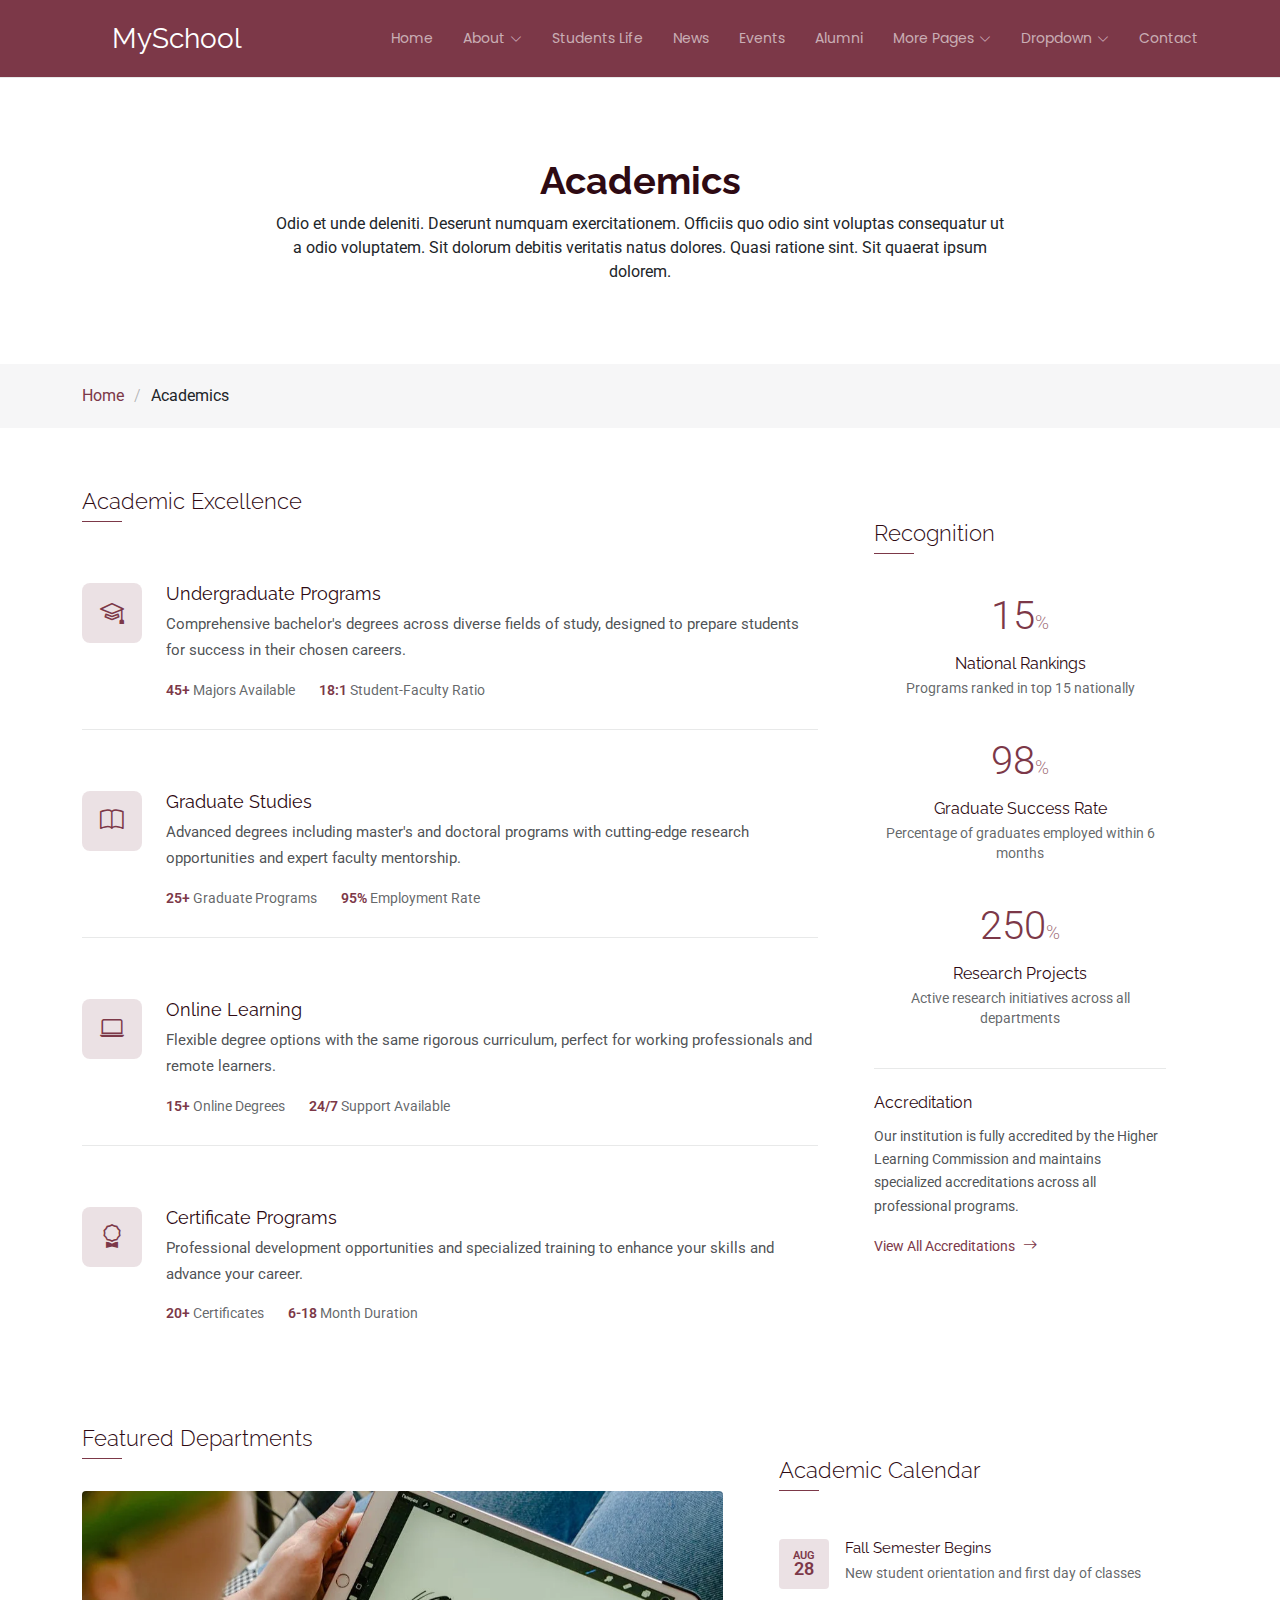
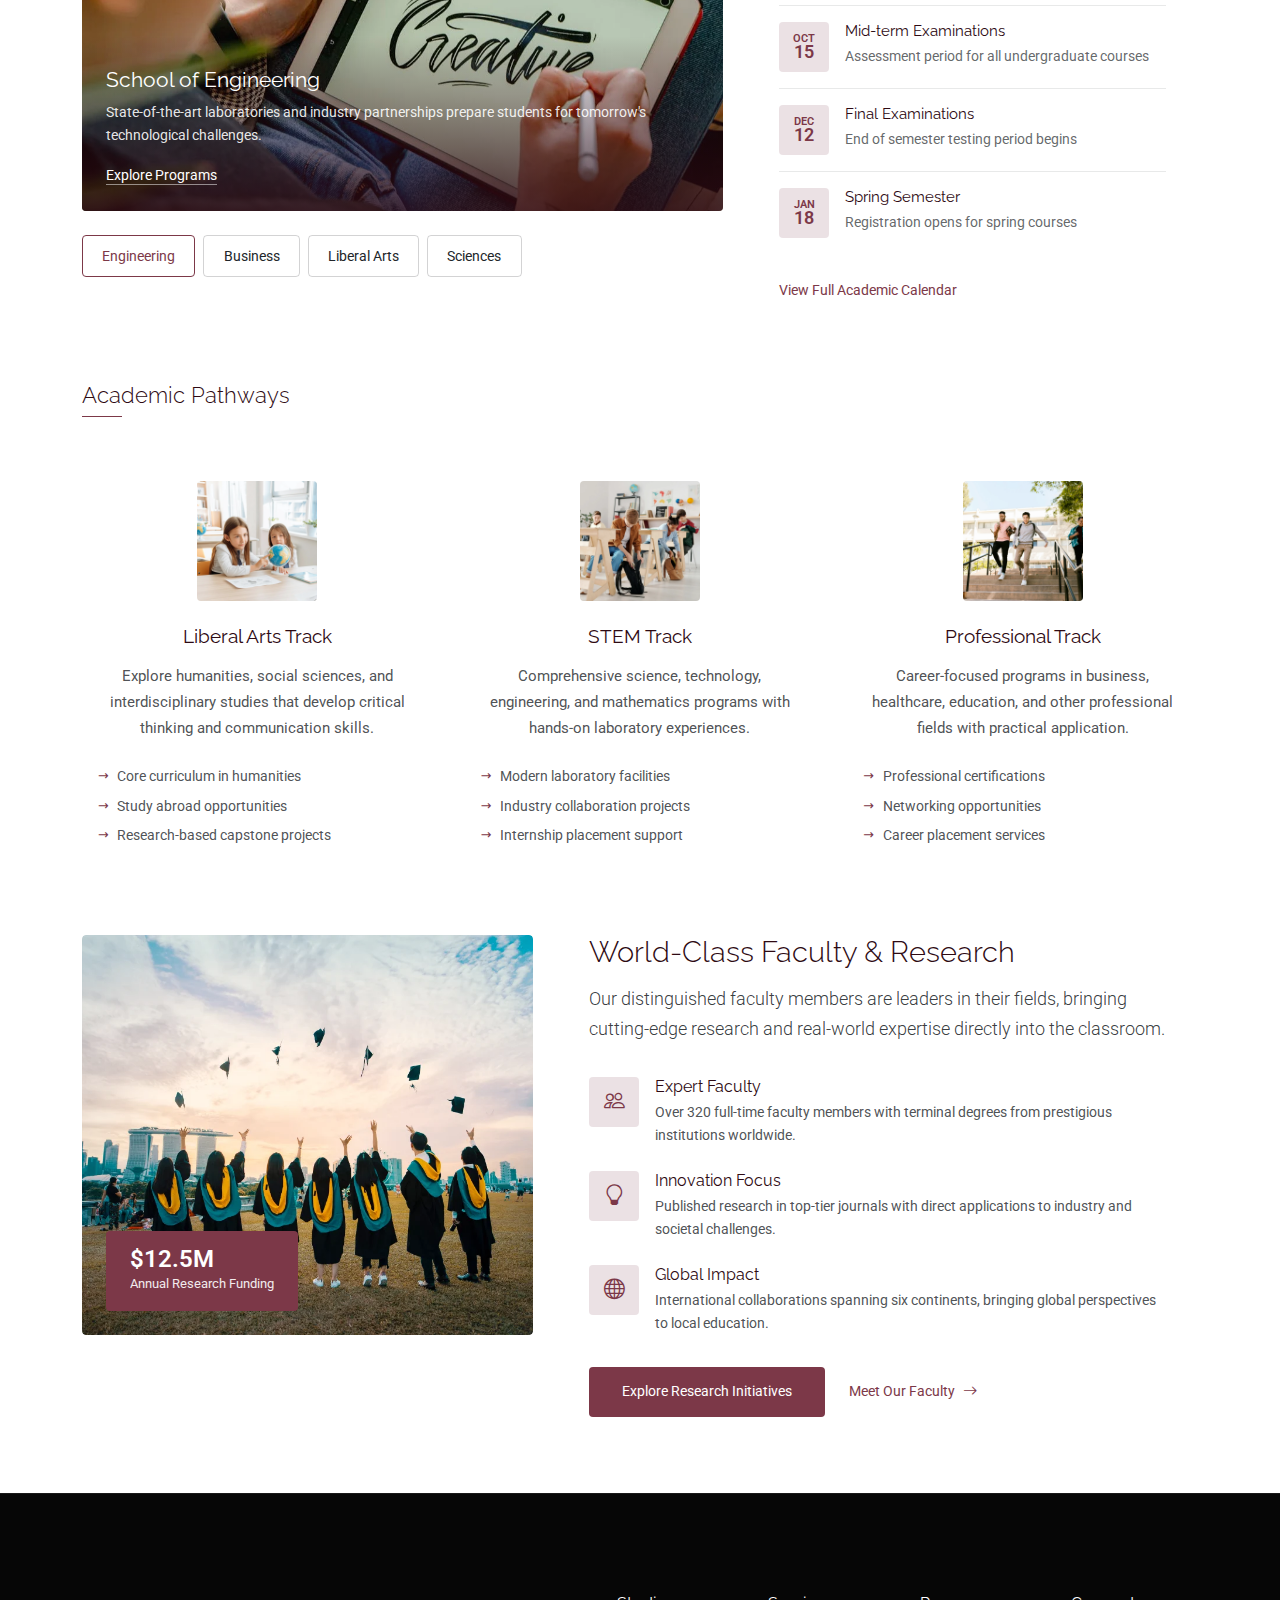
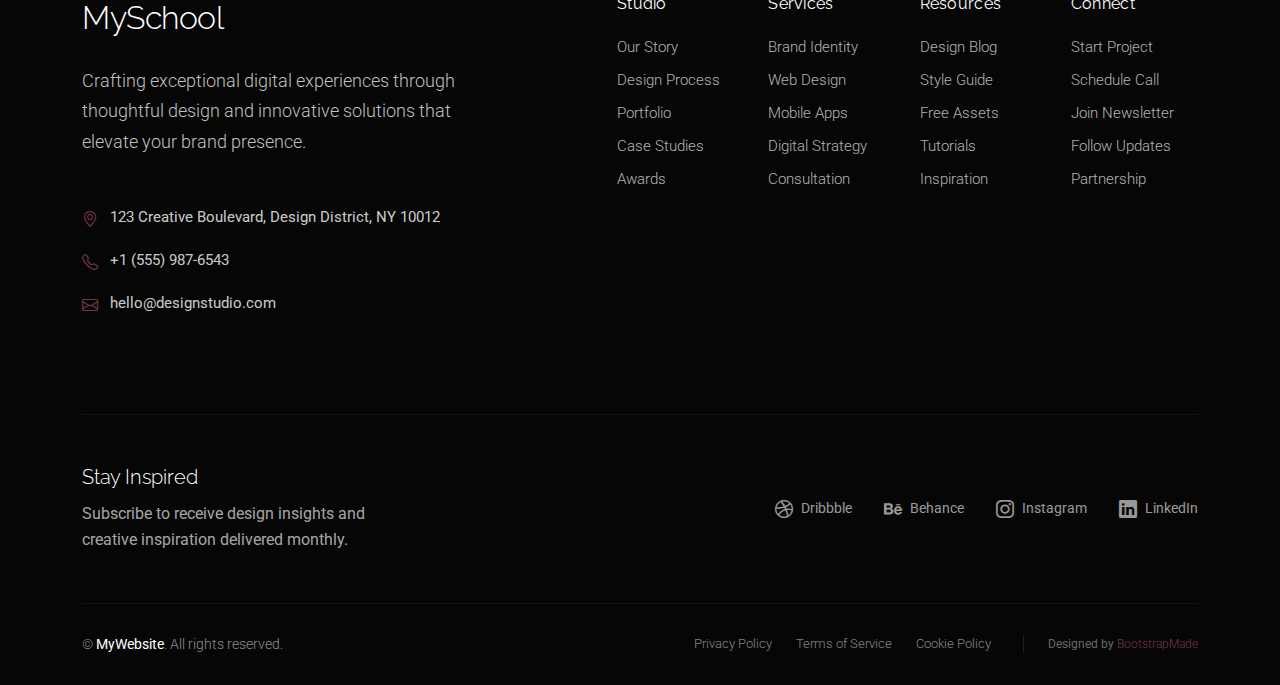
<file: MySchool/academics.html>
<!DOCTYPE html>
<html lang="en">

<head>
  <meta charset="utf-8">
  <meta content="width=device-width, initial-scale=1.0" name="viewport">
  <title>Academics - MySchool Bootstrap Template</title>
  <meta name="description" content="">
  <meta name="keywords" content="">

  <!-- Favicons -->
  <link href="assets/img/favicon.png" rel="icon">
  <link href="assets/img/apple-touch-icon.png" rel="apple-touch-icon">

  <!-- Fonts -->
  <link href="https://fonts.googleapis.com" rel="preconnect">
  <link href="https://fonts.gstatic.com" rel="preconnect" crossorigin>
  <link href="https://fonts.googleapis.com/css2?family=Roboto:ital,wght@0,100;0,300;0,400;0,500;0,700;0,900;1,100;1,300;1,400;1,500;1,700;1,900&family=Poppins:ital,wght@0,100;0,200;0,300;0,400;0,500;0,600;0,700;0,800;0,900;1,100;1,200;1,300;1,400;1,500;1,600;1,700;1,800;1,900&family=Raleway:ital,wght@0,100;0,200;0,300;0,400;0,500;0,600;0,700;0,800;0,900;1,100;1,200;1,300;1,400;1,500;1,600;1,700;1,800;1,900&display=swap" rel="stylesheet">

  <!-- Vendor CSS Files -->
  <link href="assets/vendor/bootstrap/css/bootstrap.min.css" rel="stylesheet">
  <link href="assets/vendor/bootstrap-icons/bootstrap-icons.css" rel="stylesheet">
  <link href="assets/vendor/swiper/swiper-bundle.min.css" rel="stylesheet">
  <link href="assets/vendor/glightbox/css/glightbox.min.css" rel="stylesheet">

  <!-- Main CSS File -->
  <link href="assets/css/main.css" rel="stylesheet">

  <!-- =======================================================
  * Template Name: MySchool
  * Template URL: https://bootstrapmade.com/myschool-bootstrap-school-template/
  * Updated: Jul 28 2025 with Bootstrap v5.3.7
  * Author: BootstrapMade.com
  * License: https://bootstrapmade.com/license/
  ======================================================== -->
</head>

<body class="academics-page">

  <header id="header" class="header d-flex align-items-center sticky-top">
    <div class="container-fluid container-xl position-relative d-flex align-items-center justify-content-between">

      <a href="index.html" class="logo d-flex align-items-center">
        <!-- Uncomment the line below if you also wish to use an image logo -->
        <!-- <img src="assets/img/logo.webp" alt=""> -->
        <i class="bi bi-buildings"></i>
        <h1 class="sitename">MySchool</h1>
      </a>

      <nav id="navmenu" class="navmenu">
        <ul>
          <li><a href="index.html">Home</a></li>
          <li class="dropdown"><a href="about.html"><span>About</span> <i class="bi bi-chevron-down toggle-dropdown"></i></a>
            <ul>
              <li><a href="about.html">About Us</a></li>
              <li><a href="admissions.html">Admissions</a></li>
              <li><a href="academics.html" class="active">Academics</a></li>
              <li><a href="faculty-staff.html">Faculty &amp; Staff</a></li>
              <li><a href="campus-facilities.html">Campus &amp; Facilities</a></li>
            </ul>
          </li>

          <li><a href="students-life.html">Students Life</a></li>
          <li><a href="news.html">News</a></li>
          <li><a href="events.html">Events</a></li>
          <li><a href="alumni.html">Alumni</a></li>
          <li class="dropdown"><a href="#"><span>More Pages</span> <i class="bi bi-chevron-down toggle-dropdown"></i></a>
            <ul>
              <li><a href="news-details.html">News Details</a></li>
              <li><a href="event-details.html">Event Details</a></li>
              <li><a href="privacy.html">Privacy</a></li>
              <li><a href="terms-of-service.html">Terms of Service</a></li>
              <li><a href="404.html">Error 404</a></li>
              <li><a href="starter-page.html">Starter Page</a></li>
            </ul>
          </li>

          <li class="dropdown"><a href="#"><span>Dropdown</span> <i class="bi bi-chevron-down toggle-dropdown"></i></a>
            <ul>
              <li><a href="#">Dropdown 1</a></li>
              <li class="dropdown"><a href="#"><span>Deep Dropdown</span> <i class="bi bi-chevron-down toggle-dropdown"></i></a>
                <ul>
                  <li><a href="#">Deep Dropdown 1</a></li>
                  <li><a href="#">Deep Dropdown 2</a></li>
                  <li><a href="#">Deep Dropdown 3</a></li>
                  <li><a href="#">Deep Dropdown 4</a></li>
                  <li><a href="#">Deep Dropdown 5</a></li>
                </ul>
              </li>
              <li><a href="#">Dropdown 2</a></li>
              <li><a href="#">Dropdown 3</a></li>
              <li><a href="#">Dropdown 4</a></li>
            </ul>
          </li>
          <li><a href="contact.html">Contact</a></li>
        </ul>
        <i class="mobile-nav-toggle d-xl-none bi bi-list"></i>
      </nav>

    </div>
  </header>

  <main class="main">

    <!-- Page Title -->
    <div class="page-title">
      <div class="heading">
        <div class="container">
          <div class="row d-flex justify-content-center text-center">
            <div class="col-lg-8">
              <h1 class="heading-title">Academics</h1>
              <p class="mb-0">
                Odio et unde deleniti. Deserunt numquam exercitationem. Officiis quo
                odio sint voluptas consequatur ut a odio voluptatem. Sit dolorum
                debitis veritatis natus dolores. Quasi ratione sint. Sit quaerat
                ipsum dolorem.
              </p>
            </div>
          </div>
        </div>
      </div>
      <nav class="breadcrumbs">
        <div class="container">
          <ol>
            <li><a href="index.html">Home</a></li>
            <li class="current">Academics</li>
          </ol>
        </div>
      </nav>
    </div><!-- End Page Title -->

    <!-- Academics Section -->
    <section id="academics" class="academics section">

      <div class="container">

        <div class="row gy-5">
          <div class="col-lg-8">
            <div class="academic-programs">
              <h3 class="section-subtitle">Academic Excellence</h3>
              <div class="programs-grid">
                <div class="program-item">
                  <div class="program-icon">
                    <i class="bi bi-mortarboard"></i>
                  </div>
                  <div class="program-details">
                    <h4>Undergraduate Programs</h4>
                    <p>Comprehensive bachelor's degrees across diverse fields of study, designed to prepare students for success in their chosen careers.</p>
                    <div class="program-stats">
                      <span><strong>45+</strong> Majors Available</span>
                      <span><strong>18:1</strong> Student-Faculty Ratio</span>
                    </div>
                  </div>
                </div>

                <div class="program-item">
                  <div class="program-icon">
                    <i class="bi bi-book"></i>
                  </div>
                  <div class="program-details">
                    <h4>Graduate Studies</h4>
                    <p>Advanced degrees including master's and doctoral programs with cutting-edge research opportunities and expert faculty mentorship.</p>
                    <div class="program-stats">
                      <span><strong>25+</strong> Graduate Programs</span>
                      <span><strong>95%</strong> Employment Rate</span>
                    </div>
                  </div>
                </div>

                <div class="program-item">
                  <div class="program-icon">
                    <i class="bi bi-laptop"></i>
                  </div>
                  <div class="program-details">
                    <h4>Online Learning</h4>
                    <p>Flexible degree options with the same rigorous curriculum, perfect for working professionals and remote learners.</p>
                    <div class="program-stats">
                      <span><strong>15+</strong> Online Degrees</span>
                      <span><strong>24/7</strong> Support Available</span>
                    </div>
                  </div>
                </div>

                <div class="program-item">
                  <div class="program-icon">
                    <i class="bi bi-award"></i>
                  </div>
                  <div class="program-details">
                    <h4>Certificate Programs</h4>
                    <p>Professional development opportunities and specialized training to enhance your skills and advance your career.</p>
                    <div class="program-stats">
                      <span><strong>20+</strong> Certificates</span>
                      <span><strong>6-18</strong> Month Duration</span>
                    </div>
                  </div>
                </div>
              </div>
            </div>
          </div>

          <div class="col-lg-4">
            <div class="academic-achievements">
              <h3 class="section-subtitle">Recognition</h3>
              <div class="achievements-list">
                <div class="achievement-item">
                  <div class="achievement-number" data-purecounter-start="0" data-purecounter-end="15" data-purecounter-duration="2">15</div>
                  <h4>National Rankings</h4>
                  <p>Programs ranked in top 15 nationally</p>
                </div>
                <div class="achievement-item">
                  <div class="achievement-number" data-purecounter-start="0" data-purecounter-end="98" data-purecounter-duration="2">98</div>
                  <h4>Graduate Success Rate</h4>
                  <p>Percentage of graduates employed within 6 months</p>
                </div>
                <div class="achievement-item">
                  <div class="achievement-number" data-purecounter-start="0" data-purecounter-end="250" data-purecounter-duration="2">250</div>
                  <h4>Research Projects</h4>
                  <p>Active research initiatives across all departments</p>
                </div>
              </div>

              <div class="accreditation-info">
                <h4>Accreditation</h4>
                <p>Our institution is fully accredited by the Higher Learning Commission and maintains specialized accreditations across all professional programs.</p>
                <a href="#" class="accreditation-link">View All Accreditations <i class="bi bi-arrow-right"></i></a>
              </div>
            </div>
          </div>
        </div>

        <div class="row mt-5 gy-4">
          <div class="col-lg-7">
            <div class="featured-departments">
              <h3 class="section-subtitle">Featured Departments</h3>
              <div class="departments-showcase">
                <div class="department-card active">
                  <img src="assets/img/education/courses-3.webp" class="img-fluid" alt="Engineering" loading="lazy">
                  <div class="department-overlay">
                    <h4>School of Engineering</h4>
                    <p>State-of-the-art laboratories and industry partnerships prepare students for tomorrow's technological challenges.</p>
                    <a href="#" class="dept-link">Explore Programs</a>
                  </div>
                </div>
                <div class="departments-tabs">
                  <button class="tab-btn active" data-tab="engineering">Engineering</button>
                  <button class="tab-btn" data-tab="business">Business</button>
                  <button class="tab-btn" data-tab="liberal-arts">Liberal Arts</button>
                  <button class="tab-btn" data-tab="sciences">Sciences</button>
                </div>
              </div>
            </div>
          </div>

          <div class="col-lg-5">
            <div class="academic-calendar">
              <h3 class="section-subtitle">Academic Calendar</h3>
              <div class="calendar-events">
                <div class="calendar-item">
                  <div class="date-block">
                    <span class="month">Aug</span>
                    <span class="day">28</span>
                  </div>
                  <div class="event-info">
                    <h4>Fall Semester Begins</h4>
                    <p>New student orientation and first day of classes</p>
                  </div>
                </div>
                <div class="calendar-item">
                  <div class="date-block">
                    <span class="month">Oct</span>
                    <span class="day">15</span>
                  </div>
                  <div class="event-info">
                    <h4>Mid-term Examinations</h4>
                    <p>Assessment period for all undergraduate courses</p>
                  </div>
                </div>
                <div class="calendar-item">
                  <div class="date-block">
                    <span class="month">Dec</span>
                    <span class="day">12</span>
                  </div>
                  <div class="event-info">
                    <h4>Final Examinations</h4>
                    <p>End of semester testing period begins</p>
                  </div>
                </div>
                <div class="calendar-item">
                  <div class="date-block">
                    <span class="month">Jan</span>
                    <span class="day">18</span>
                  </div>
                  <div class="event-info">
                    <h4>Spring Semester</h4>
                    <p>Registration opens for spring courses</p>
                  </div>
                </div>
              </div>
              <a href="#" class="view-full-calendar">View Full Academic Calendar</a>
            </div>
          </div>
        </div>

        <div class="row mt-5">
          <div class="col-12">
            <div class="curriculum-pathways">
              <h3 class="section-subtitle">Academic Pathways</h3>
              <div class="pathways-container">
                <div class="pathway-track">
                  <div class="track-icon">
                    <img src="assets/img/education/education-square-3.webp" class="img-fluid" alt="Liberal Arts">
                  </div>
                  <h4>Liberal Arts Track</h4>
                  <p>Explore humanities, social sciences, and interdisciplinary studies that develop critical thinking and communication skills.</p>
                  <ul class="track-features">
                    <li>Core curriculum in humanities</li>
                    <li>Study abroad opportunities</li>
                    <li>Research-based capstone projects</li>
                  </ul>
                </div>

                <div class="pathway-track">
                  <div class="track-icon">
                    <img src="assets/img/education/education-square-7.webp" class="img-fluid" alt="STEM">
                  </div>
                  <h4>STEM Track</h4>
                  <p>Comprehensive science, technology, engineering, and mathematics programs with hands-on laboratory experiences.</p>
                  <ul class="track-features">
                    <li>Modern laboratory facilities</li>
                    <li>Industry collaboration projects</li>
                    <li>Internship placement support</li>
                  </ul>
                </div>

                <div class="pathway-track">
                  <div class="track-icon">
                    <img src="assets/img/education/education-square-9.webp" class="img-fluid" alt="Professional">
                  </div>
                  <h4>Professional Track</h4>
                  <p>Career-focused programs in business, healthcare, education, and other professional fields with practical application.</p>
                  <ul class="track-features">
                    <li>Professional certifications</li>
                    <li>Networking opportunities</li>
                    <li>Career placement services</li>
                  </ul>
                </div>
              </div>
            </div>
          </div>
        </div>

        <div class="row mt-5 faculty-research">
          <div class="col-lg-5">
            <div class="research-highlight">
              <img src="assets/img/education/education-6.webp" class="img-fluid" alt="Research" loading="lazy">
              <div class="research-badge">
                <span>$12.5M</span>
                <small>Annual Research Funding</small>
              </div>
            </div>
          </div>
          <div class="col-lg-7">
            <div class="faculty-content">
              <h3>World-Class Faculty &amp; Research</h3>
              <p class="lead">Our distinguished faculty members are leaders in their fields, bringing cutting-edge research and real-world expertise directly into the classroom.</p>
              <div class="faculty-highlights">
                <div class="faculty-stat">
                  <div class="stat-icon">
                    <i class="bi bi-people"></i>
                  </div>
                  <div class="stat-content">
                    <h4>Expert Faculty</h4>
                    <p>Over 320 full-time faculty members with terminal degrees from prestigious institutions worldwide.</p>
                  </div>
                </div>
                <div class="faculty-stat">
                  <div class="stat-icon">
                    <i class="bi bi-lightbulb"></i>
                  </div>
                  <div class="stat-content">
                    <h4>Innovation Focus</h4>
                    <p>Published research in top-tier journals with direct applications to industry and societal challenges.</p>
                  </div>
                </div>
                <div class="faculty-stat">
                  <div class="stat-icon">
                    <i class="bi bi-globe"></i>
                  </div>
                  <div class="stat-content">
                    <h4>Global Impact</h4>
                    <p>International collaborations spanning six continents, bringing global perspectives to local education.</p>
                  </div>
                </div>
              </div>
              <div class="research-cta">
                <a href="#" class="btn btn-research">Explore Research Initiatives</a>
                <a href="#" class="faculty-link">Meet Our Faculty <i class="bi bi-arrow-right"></i></a>
              </div>
            </div>
          </div>
        </div>

      </div>

    </section><!-- /Academics Section -->

  </main>

  <footer id="footer" class="footer-16 footer position-relative dark-background">

    <div class="container">

      <div class="footer-main">
        <div class="row align-items-start">

          <div class="col-lg-5">
            <div class="brand-section">
              <a href="index.html" class="logo d-flex align-items-center mb-4">
                <span class="sitename">MySchool</span>
              </a>
              <p class="brand-description">Crafting exceptional digital experiences through thoughtful design and innovative solutions that elevate your brand presence.</p>

              <div class="contact-info mt-5">
                <div class="contact-item">
                  <i class="bi bi-geo-alt"></i>
                  <span>123 Creative Boulevard, Design District, NY 10012</span>
                </div>
                <div class="contact-item">
                  <i class="bi bi-telephone"></i>
                  <span>+1 (555) 987-6543</span>
                </div>
                <div class="contact-item">
                  <i class="bi bi-envelope"></i>
                  <span>hello@designstudio.com</span>
                </div>
              </div>
            </div>
          </div>

          <div class="col-lg-7">
            <div class="footer-nav-wrapper">
              <div class="row">

                <div class="col-6 col-lg-3">
                  <div class="nav-column">
                    <h6>Studio</h6>
                    <nav class="footer-nav">
                      <a href="#">Our Story</a>
                      <a href="#">Design Process</a>
                      <a href="#">Portfolio</a>
                      <a href="#">Case Studies</a>
                      <a href="#">Awards</a>
                    </nav>
                  </div>
                </div>

                <div class="col-6 col-lg-3">
                  <div class="nav-column">
                    <h6>Services</h6>
                    <nav class="footer-nav">
                      <a href="#">Brand Identity</a>
                      <a href="#">Web Design</a>
                      <a href="#">Mobile Apps</a>
                      <a href="#">Digital Strategy</a>
                      <a href="#">Consultation</a>
                    </nav>
                  </div>
                </div>

                <div class="col-6 col-lg-3">
                  <div class="nav-column">
                    <h6>Resources</h6>
                    <nav class="footer-nav">
                      <a href="#">Design Blog</a>
                      <a href="#">Style Guide</a>
                      <a href="#">Free Assets</a>
                      <a href="#">Tutorials</a>
                      <a href="#">Inspiration</a>
                    </nav>
                  </div>
                </div>

                <div class="col-6 col-lg-3">
                  <div class="nav-column">
                    <h6>Connect</h6>
                    <nav class="footer-nav">
                      <a href="#">Start Project</a>
                      <a href="#">Schedule Call</a>
                      <a href="#">Join Newsletter</a>
                      <a href="#">Follow Updates</a>
                      <a href="#">Partnership</a>
                    </nav>
                  </div>
                </div>

              </div>
            </div>
          </div>

        </div>
      </div>

      <div class="footer-social">
        <div class="row align-items-center">

          <div class="col-lg-6">
            <div class="newsletter-section">
              <h5>Stay Inspired</h5>
              <p>Subscribe to receive design insights and creative inspiration delivered monthly.</p>
            </div>
          </div>

          <div class="col-lg-6">
            <div class="social-section">
              <div class="social-links">
                <a href="#" aria-label="Dribbble" class="social-link">
                  <i class="bi bi-dribbble"></i>
                  <span>Dribbble</span>
                </a>
                <a href="#" aria-label="Behance" class="social-link">
                  <i class="bi bi-behance"></i>
                  <span>Behance</span>
                </a>
                <a href="#" aria-label="Instagram" class="social-link">
                  <i class="bi bi-instagram"></i>
                  <span>Instagram</span>
                </a>
                <a href="#" aria-label="LinkedIn" class="social-link">
                  <i class="bi bi-linkedin"></i>
                  <span>LinkedIn</span>
                </a>
              </div>
            </div>
          </div>

        </div>
      </div>

    </div>

    <div class="footer-bottom">
      <div class="container">
        <div class="bottom-content">
          <div class="row align-items-center">

            <div class="col-lg-6">
              <div class="copyright">
                <p>© <span class="sitename">MyWebsite</span>. All rights reserved.</p>
              </div>
            </div>

            <div class="col-lg-6">
              <div class="legal-links">
                <a href="#">Privacy Policy</a>
                <a href="#">Terms of Service</a>
                <a href="#">Cookie Policy</a>
                <div class="credits">
                  <!-- All the links in the footer should remain intact. -->
                  <!-- You can delete the links only if you've purchased the pro version. -->
                  <!-- Licensing information: https://bootstrapmade.com/license/ -->
                  <!-- Purchase the pro version with working PHP/AJAX contact form: [buy-url] -->
                  Designed by <a href="https://bootstrapmade.com/">BootstrapMade</a>
                </div>
              </div>
            </div>

          </div>
        </div>
      </div>
    </div>

  </footer>

  <!-- Scroll Top -->
  <a href="#" id="scroll-top" class="scroll-top d-flex align-items-center justify-content-center"><i class="bi bi-arrow-up-short"></i></a>

  <!-- Preloader -->
  <div id="preloader"></div>

  <!-- Vendor JS Files -->
  <script src="assets/vendor/bootstrap/js/bootstrap.bundle.min.js"></script>
  <script src="assets/vendor/php-email-form/validate.js"></script>
  <script src="assets/vendor/swiper/swiper-bundle.min.js"></script>
  <script src="assets/vendor/purecounter/purecounter_vanilla.js"></script>
  <script src="assets/vendor/glightbox/js/glightbox.min.js"></script>

  <!-- Main JS File -->
  <script src="assets/js/main.js"></script>

</body>

</html>
</file>
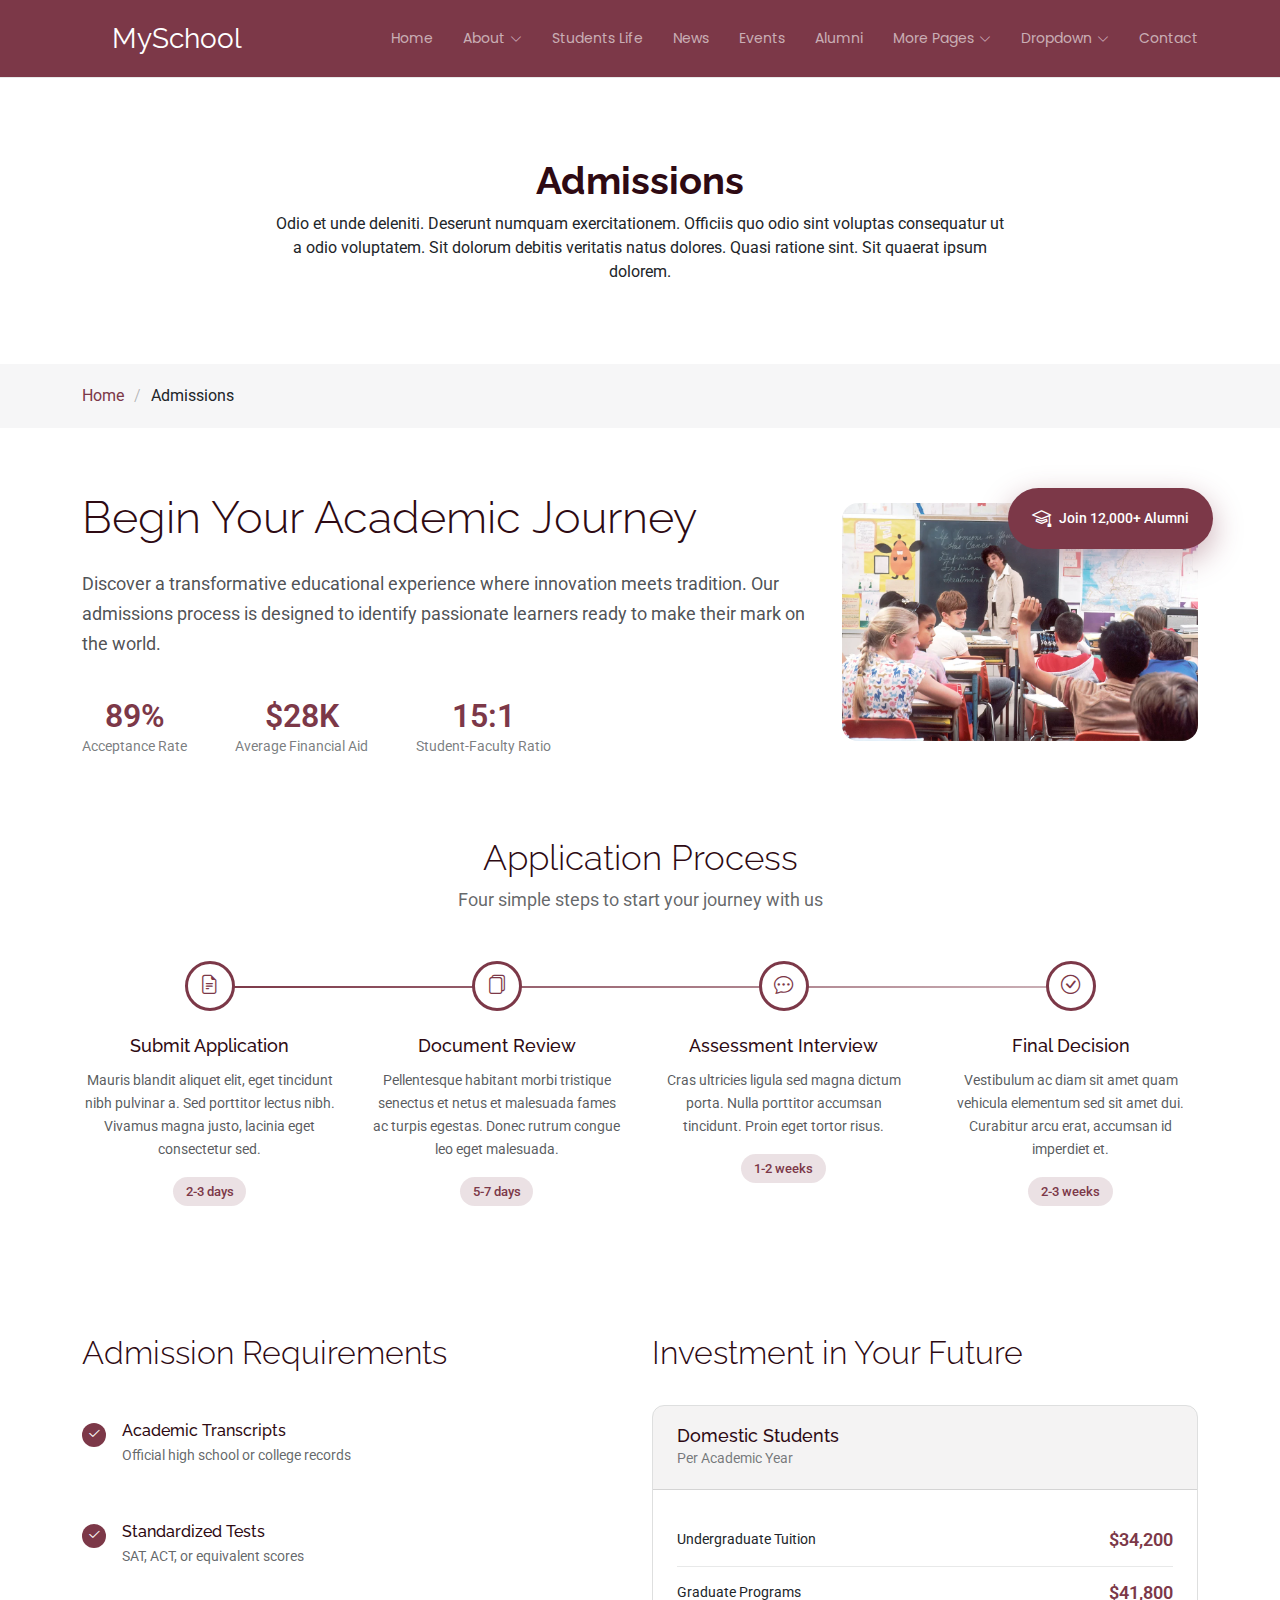
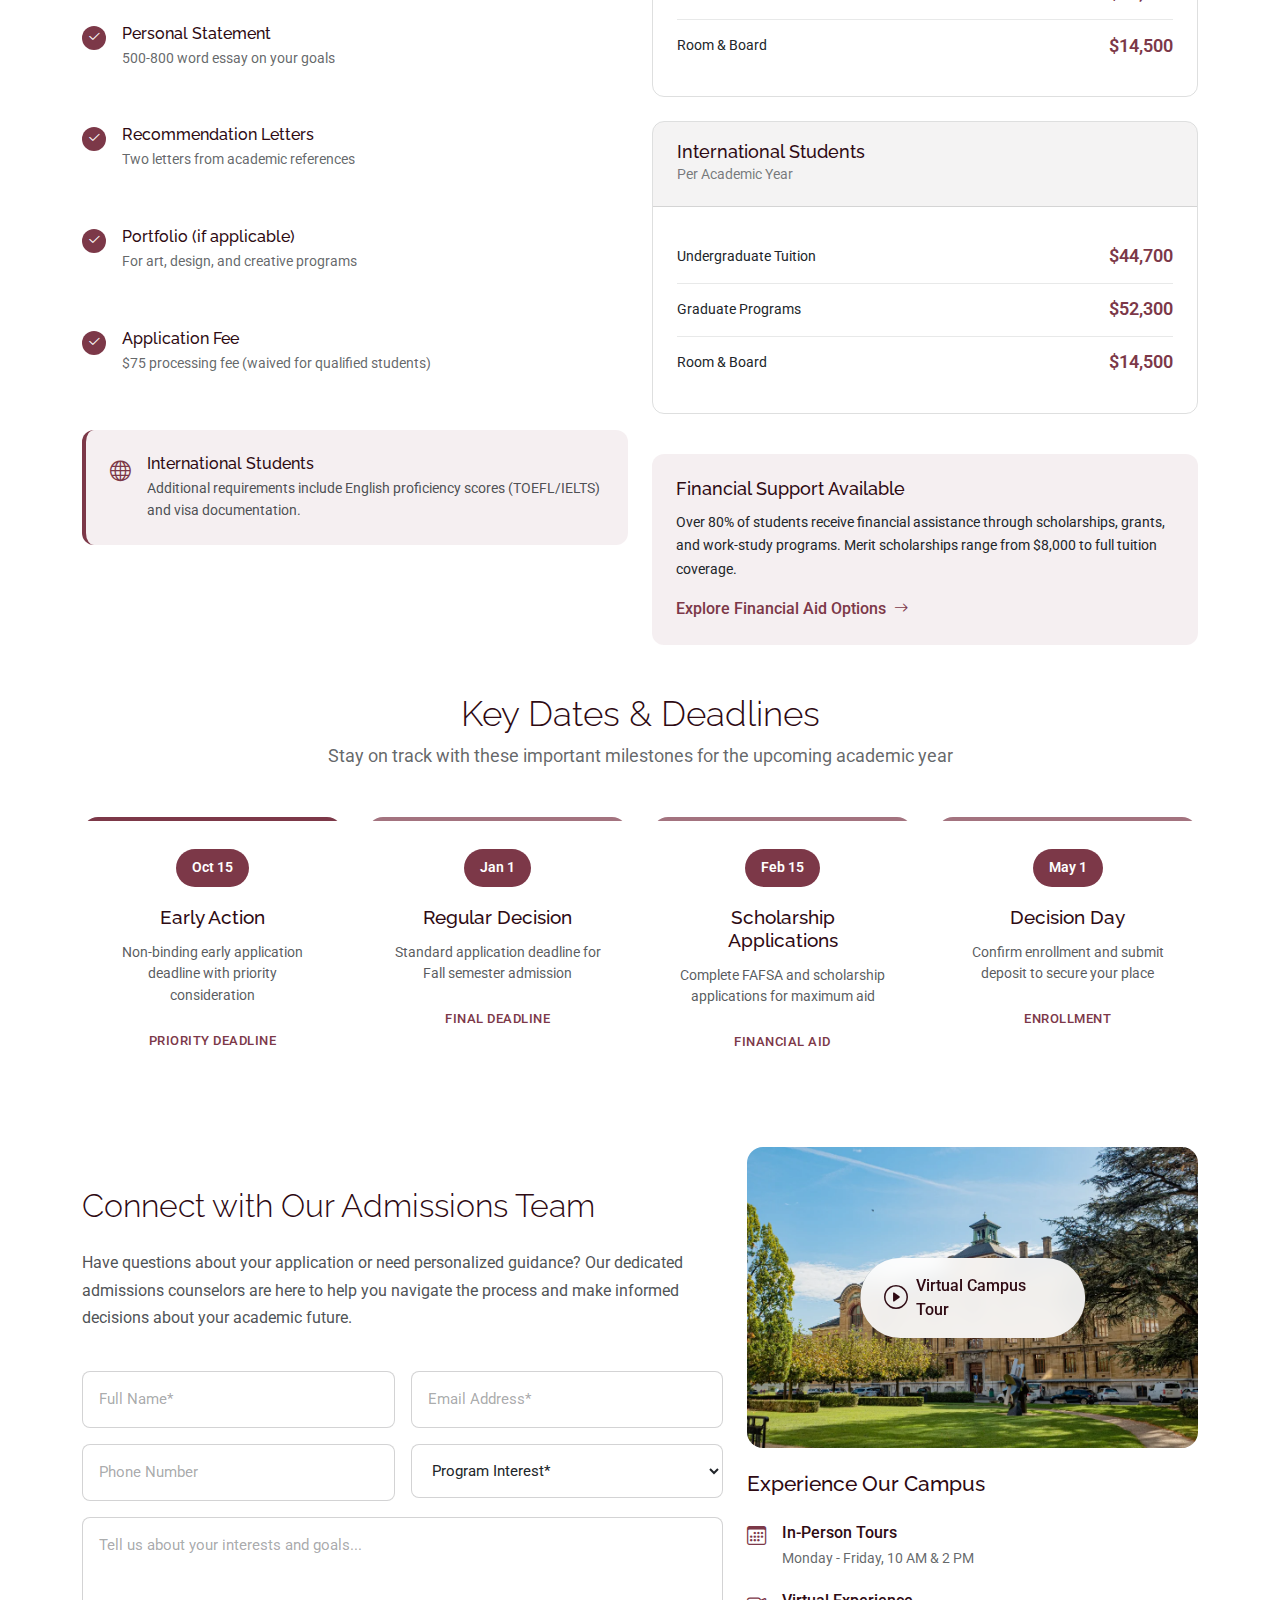
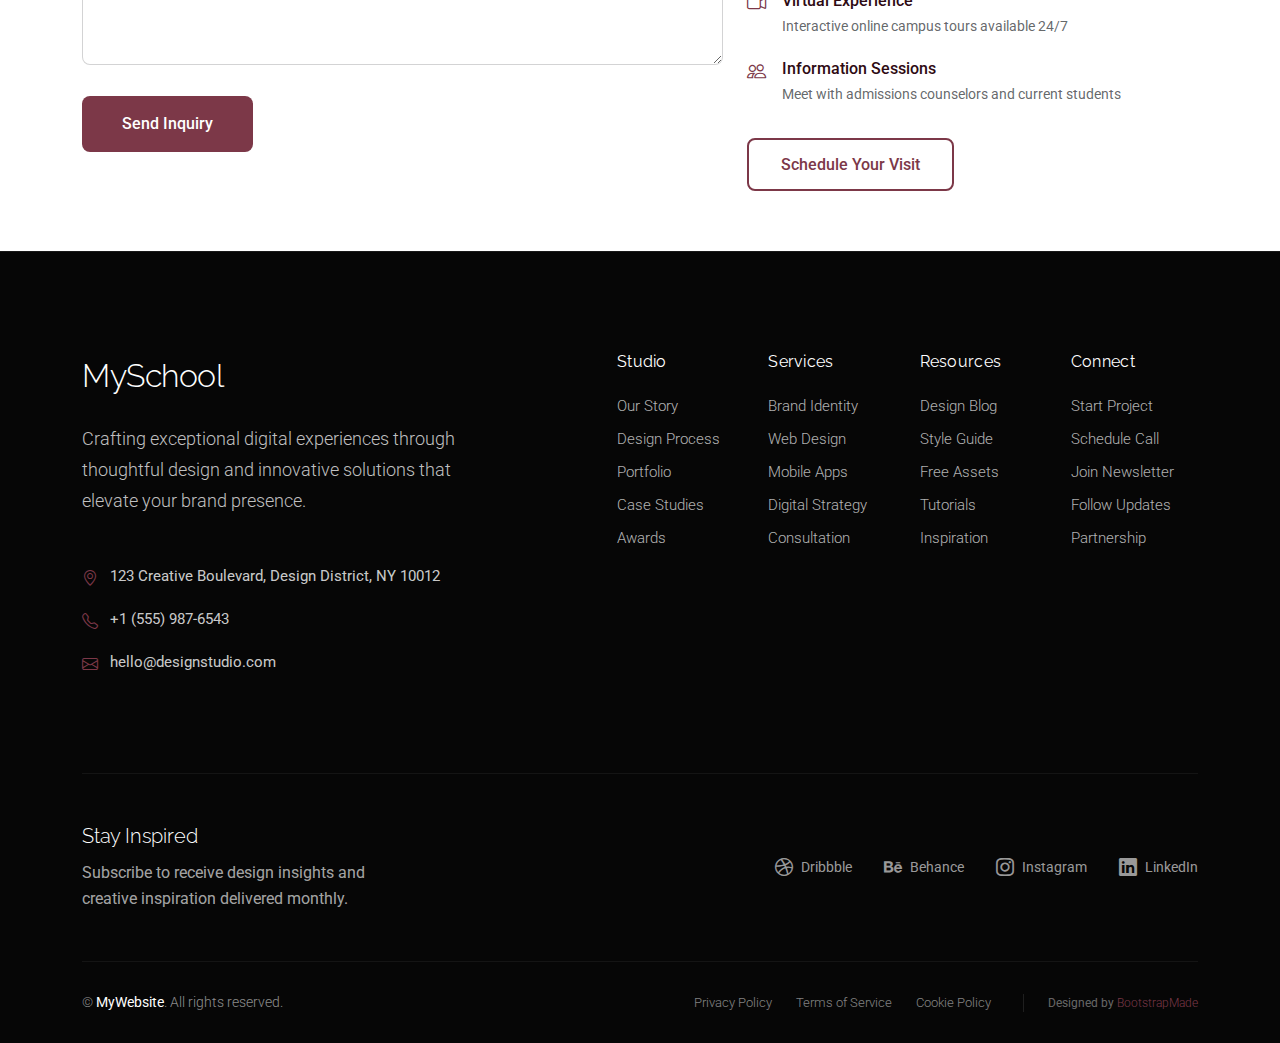
<file: MySchool/admissions.html>
<!DOCTYPE html>
<html lang="en">

<head>
  <meta charset="utf-8">
  <meta content="width=device-width, initial-scale=1.0" name="viewport">
  <title>Admissions - MySchool Bootstrap Template</title>
  <meta name="description" content="">
  <meta name="keywords" content="">

  <!-- Favicons -->
  <link href="assets/img/favicon.png" rel="icon">
  <link href="assets/img/apple-touch-icon.png" rel="apple-touch-icon">

  <!-- Fonts -->
  <link href="https://fonts.googleapis.com" rel="preconnect">
  <link href="https://fonts.gstatic.com" rel="preconnect" crossorigin>
  <link href="https://fonts.googleapis.com/css2?family=Roboto:ital,wght@0,100;0,300;0,400;0,500;0,700;0,900;1,100;1,300;1,400;1,500;1,700;1,900&family=Poppins:ital,wght@0,100;0,200;0,300;0,400;0,500;0,600;0,700;0,800;0,900;1,100;1,200;1,300;1,400;1,500;1,600;1,700;1,800;1,900&family=Raleway:ital,wght@0,100;0,200;0,300;0,400;0,500;0,600;0,700;0,800;0,900;1,100;1,200;1,300;1,400;1,500;1,600;1,700;1,800;1,900&display=swap" rel="stylesheet">

  <!-- Vendor CSS Files -->
  <link href="assets/vendor/bootstrap/css/bootstrap.min.css" rel="stylesheet">
  <link href="assets/vendor/bootstrap-icons/bootstrap-icons.css" rel="stylesheet">
  <link href="assets/vendor/swiper/swiper-bundle.min.css" rel="stylesheet">
  <link href="assets/vendor/glightbox/css/glightbox.min.css" rel="stylesheet">

  <!-- Main CSS File -->
  <link href="assets/css/main.css" rel="stylesheet">

  <!-- =======================================================
  * Template Name: MySchool
  * Template URL: https://bootstrapmade.com/myschool-bootstrap-school-template/
  * Updated: Jul 28 2025 with Bootstrap v5.3.7
  * Author: BootstrapMade.com
  * License: https://bootstrapmade.com/license/
  ======================================================== -->
</head>

<body class="admissions-page">

  <header id="header" class="header d-flex align-items-center sticky-top">
    <div class="container-fluid container-xl position-relative d-flex align-items-center justify-content-between">

      <a href="index.html" class="logo d-flex align-items-center">
        <!-- Uncomment the line below if you also wish to use an image logo -->
        <!-- <img src="assets/img/logo.webp" alt=""> -->
        <i class="bi bi-buildings"></i>
        <h1 class="sitename">MySchool</h1>
      </a>

      <nav id="navmenu" class="navmenu">
        <ul>
          <li><a href="index.html">Home</a></li>
          <li class="dropdown"><a href="about.html"><span>About</span> <i class="bi bi-chevron-down toggle-dropdown"></i></a>
            <ul>
              <li><a href="about.html">About Us</a></li>
              <li><a href="admissions.html" class="active">Admissions</a></li>
              <li><a href="academics.html">Academics</a></li>
              <li><a href="faculty-staff.html">Faculty &amp; Staff</a></li>
              <li><a href="campus-facilities.html">Campus &amp; Facilities</a></li>
            </ul>
          </li>

          <li><a href="students-life.html">Students Life</a></li>
          <li><a href="news.html">News</a></li>
          <li><a href="events.html">Events</a></li>
          <li><a href="alumni.html">Alumni</a></li>
          <li class="dropdown"><a href="#"><span>More Pages</span> <i class="bi bi-chevron-down toggle-dropdown"></i></a>
            <ul>
              <li><a href="news-details.html">News Details</a></li>
              <li><a href="event-details.html">Event Details</a></li>
              <li><a href="privacy.html">Privacy</a></li>
              <li><a href="terms-of-service.html">Terms of Service</a></li>
              <li><a href="404.html">Error 404</a></li>
              <li><a href="starter-page.html">Starter Page</a></li>
            </ul>
          </li>

          <li class="dropdown"><a href="#"><span>Dropdown</span> <i class="bi bi-chevron-down toggle-dropdown"></i></a>
            <ul>
              <li><a href="#">Dropdown 1</a></li>
              <li class="dropdown"><a href="#"><span>Deep Dropdown</span> <i class="bi bi-chevron-down toggle-dropdown"></i></a>
                <ul>
                  <li><a href="#">Deep Dropdown 1</a></li>
                  <li><a href="#">Deep Dropdown 2</a></li>
                  <li><a href="#">Deep Dropdown 3</a></li>
                  <li><a href="#">Deep Dropdown 4</a></li>
                  <li><a href="#">Deep Dropdown 5</a></li>
                </ul>
              </li>
              <li><a href="#">Dropdown 2</a></li>
              <li><a href="#">Dropdown 3</a></li>
              <li><a href="#">Dropdown 4</a></li>
            </ul>
          </li>
          <li><a href="contact.html">Contact</a></li>
        </ul>
        <i class="mobile-nav-toggle d-xl-none bi bi-list"></i>
      </nav>

    </div>
  </header>

  <main class="main">

    <!-- Page Title -->
    <div class="page-title">
      <div class="heading">
        <div class="container">
          <div class="row d-flex justify-content-center text-center">
            <div class="col-lg-8">
              <h1 class="heading-title">Admissions</h1>
              <p class="mb-0">
                Odio et unde deleniti. Deserunt numquam exercitationem. Officiis quo
                odio sint voluptas consequatur ut a odio voluptatem. Sit dolorum
                debitis veritatis natus dolores. Quasi ratione sint. Sit quaerat
                ipsum dolorem.
              </p>
            </div>
          </div>
        </div>
      </div>
      <nav class="breadcrumbs">
        <div class="container">
          <ol>
            <li><a href="index.html">Home</a></li>
            <li class="current">Admissions</li>
          </ol>
        </div>
      </nav>
    </div><!-- End Page Title -->

    <!-- Admissions Section -->
    <section id="admissions" class="admissions section">

      <div class="container">

        <div class="admission-hero">
          <div class="row align-items-center">
            <div class="col-lg-8">
              <div class="hero-content">
                <h2>Begin Your Academic Journey</h2>
                <p>Discover a transformative educational experience where innovation meets tradition. Our admissions process is designed to identify passionate learners ready to make their mark on the world.</p>
                <div class="hero-stats">
                  <div class="stat-item">
                    <span class="stat-number">89%</span>
                    <span class="stat-label">Acceptance Rate</span>
                  </div>
                  <div class="stat-item">
                    <span class="stat-number">$28K</span>
                    <span class="stat-label">Average Financial Aid</span>
                  </div>
                  <div class="stat-item">
                    <span class="stat-number">15:1</span>
                    <span class="stat-label">Student-Faculty Ratio</span>
                  </div>
                </div>
              </div>
            </div>
            <div class="col-lg-4">
              <div class="hero-image">
                <img src="assets/img/education/students-3.webp" class="img-fluid" alt="Students">
                <div class="floating-badge">
                  <i class="bi bi-mortarboard"></i>
                  <span>Join 12,000+ Alumni</span>
                </div>
              </div>
            </div>
          </div>
        </div>

        <div class="application-timeline">
          <div class="timeline-header">
            <h3>Application Process</h3>
            <p>Four simple steps to start your journey with us</p>
          </div>
          <div class="timeline-container">
            <div class="timeline-item">
              <div class="timeline-marker">
                <i class="bi bi-file-earmark-text"></i>
              </div>
              <div class="timeline-content">
                <h4>Submit Application</h4>
                <p>Mauris blandit aliquet elit, eget tincidunt nibh pulvinar a. Sed porttitor lectus nibh. Vivamus magna justo, lacinia eget consectetur sed.</p>
                <span class="timeline-duration">2-3 days</span>
              </div>
            </div>
            <div class="timeline-item">
              <div class="timeline-marker">
                <i class="bi bi-files"></i>
              </div>
              <div class="timeline-content">
                <h4>Document Review</h4>
                <p>Pellentesque habitant morbi tristique senectus et netus et malesuada fames ac turpis egestas. Donec rutrum congue leo eget malesuada.</p>
                <span class="timeline-duration">5-7 days</span>
              </div>
            </div>
            <div class="timeline-item">
              <div class="timeline-marker">
                <i class="bi bi-chat-dots"></i>
              </div>
              <div class="timeline-content">
                <h4>Assessment Interview</h4>
                <p>Cras ultricies ligula sed magna dictum porta. Nulla porttitor accumsan tincidunt. Proin eget tortor risus.</p>
                <span class="timeline-duration">1-2 weeks</span>
              </div>
            </div>
            <div class="timeline-item">
              <div class="timeline-marker">
                <i class="bi bi-check-circle"></i>
              </div>
              <div class="timeline-content">
                <h4>Final Decision</h4>
                <p>Vestibulum ac diam sit amet quam vehicula elementum sed sit amet dui. Curabitur arcu erat, accumsan id imperdiet et.</p>
                <span class="timeline-duration">2-3 weeks</span>
              </div>
            </div>
          </div>
        </div>

        <div class="row gy-5 mt-4">
          <div class="col-lg-6">
            <div class="requirements-checklist">
              <h3>Admission Requirements</h3>
              <div class="checklist-grid">
                <div class="checklist-item">
                  <div class="check-icon">
                    <i class="bi bi-check2"></i>
                  </div>
                  <div class="check-content">
                    <h5>Academic Transcripts</h5>
                    <p>Official high school or college records</p>
                  </div>
                </div>
                <div class="checklist-item">
                  <div class="check-icon">
                    <i class="bi bi-check2"></i>
                  </div>
                  <div class="check-content">
                    <h5>Standardized Tests</h5>
                    <p>SAT, ACT, or equivalent scores</p>
                  </div>
                </div>
                <div class="checklist-item">
                  <div class="check-icon">
                    <i class="bi bi-check2"></i>
                  </div>
                  <div class="check-content">
                    <h5>Personal Statement</h5>
                    <p>500-800 word essay on your goals</p>
                  </div>
                </div>
                <div class="checklist-item">
                  <div class="check-icon">
                    <i class="bi bi-check2"></i>
                  </div>
                  <div class="check-content">
                    <h5>Recommendation Letters</h5>
                    <p>Two letters from academic references</p>
                  </div>
                </div>
                <div class="checklist-item">
                  <div class="check-icon">
                    <i class="bi bi-check2"></i>
                  </div>
                  <div class="check-content">
                    <h5>Portfolio (if applicable)</h5>
                    <p>For art, design, and creative programs</p>
                  </div>
                </div>
                <div class="checklist-item">
                  <div class="check-icon">
                    <i class="bi bi-check2"></i>
                  </div>
                  <div class="check-content">
                    <h5>Application Fee</h5>
                    <p>$75 processing fee (waived for qualified students)</p>
                  </div>
                </div>
              </div>
              <div class="international-note">
                <i class="bi bi-globe"></i>
                <div>
                  <h6>International Students</h6>
                  <p>Additional requirements include English proficiency scores (TOEFL/IELTS) and visa documentation.</p>
                </div>
              </div>
            </div>
          </div>

          <div class="col-lg-6">
            <div class="tuition-overview">
              <h3>Investment in Your Future</h3>
              <div class="tuition-cards">
                <div class="tuition-card domestic">
                  <div class="card-header">
                    <h4>Domestic Students</h4>
                    <span class="program-type">Per Academic Year</span>
                  </div>
                  <div class="pricing-details">
                    <div class="price-item">
                      <span class="label">Undergraduate Tuition</span>
                      <span class="amount">$34,200</span>
                    </div>
                    <div class="price-item">
                      <span class="label">Graduate Programs</span>
                      <span class="amount">$41,800</span>
                    </div>
                    <div class="price-item">
                      <span class="label">Room &amp; Board</span>
                      <span class="amount">$14,500</span>
                    </div>
                  </div>
                </div>
                <div class="tuition-card international">
                  <div class="card-header">
                    <h4>International Students</h4>
                    <span class="program-type">Per Academic Year</span>
                  </div>
                  <div class="pricing-details">
                    <div class="price-item">
                      <span class="label">Undergraduate Tuition</span>
                      <span class="amount">$44,700</span>
                    </div>
                    <div class="price-item">
                      <span class="label">Graduate Programs</span>
                      <span class="amount">$52,300</span>
                    </div>
                    <div class="price-item">
                      <span class="label">Room &amp; Board</span>
                      <span class="amount">$14,500</span>
                    </div>
                  </div>
                </div>
              </div>
              <div class="financial-support">
                <h5>Financial Support Available</h5>
                <p>Over 80% of students receive financial assistance through scholarships, grants, and work-study programs. Merit scholarships range from $8,000 to full tuition coverage.</p>
                <a href="#" class="support-link">Explore Financial Aid Options <i class="bi bi-arrow-right"></i></a>
              </div>
            </div>
          </div>
        </div>

        <div class="deadlines-showcase mt-5">
          <div class="showcase-header">
            <h3>Key Dates &amp; Deadlines</h3>
            <p>Stay on track with these important milestones for the upcoming academic year</p>
          </div>
          <div class="deadlines-slider">
            <div class="deadline-card priority">
              <div class="date-badge">Oct 15</div>
              <h4>Early Action</h4>
              <p>Non-binding early application deadline with priority consideration</p>
              <div class="card-footer">Priority Deadline</div>
            </div>
            <div class="deadline-card">
              <div class="date-badge">Jan 1</div>
              <h4>Regular Decision</h4>
              <p>Standard application deadline for Fall semester admission</p>
              <div class="card-footer">Final Deadline</div>
            </div>
            <div class="deadline-card">
              <div class="date-badge">Feb 15</div>
              <h4>Scholarship Applications</h4>
              <p>Complete FAFSA and scholarship applications for maximum aid</p>
              <div class="card-footer">Financial Aid</div>
            </div>
            <div class="deadline-card">
              <div class="date-badge">May 1</div>
              <h4>Decision Day</h4>
              <p>Confirm enrollment and submit deposit to secure your place</p>
              <div class="card-footer">Enrollment</div>
            </div>
          </div>
        </div>

        <div class="contact-section mt-5">
          <div class="row align-items-center">
            <div class="col-lg-7">
              <div class="contact-content">
                <h3>Connect with Our Admissions Team</h3>
                <p>Have questions about your application or need personalized guidance? Our dedicated admissions counselors are here to help you navigate the process and make informed decisions about your academic future.</p>
                <form action="forms/contact.php" class="inquiry-form php-email-form">
                  <div class="form-group-row">
                    <div class="form-group">
                      <input type="text" name="name" placeholder="Full Name*" required="">
                    </div>
                    <div class="form-group">
                      <input type="email" name="email" placeholder="Email Address*" required="">
                    </div>
                  </div>
                  <div class="form-group-row">
                    <div class="form-group">
                      <input type="tel" name="phone" placeholder="Phone Number">
                    </div>
                    <div class="form-group">
                      <select name="subject" required="">
                        <option selected="" disabled="">Program Interest*</option>
                        <option>Undergraduate</option>
                        <option>Graduate</option>
                        <option>Doctorate</option>
                        <option>Certificate</option>
                      </select>
                    </div>
                  </div>
                  <div class="form-group full-width">
                    <textarea name="message" rows="5" placeholder="Tell us about your interests and goals..."></textarea>
                  </div>
                  <div class="form-actions">
                    <div class="loading">Loading</div>
                    <div class="error-message"></div>
                    <div class="sent-message">Your inquiry has been sent. Thank you!</div>
                    <button type="submit" class="submit-btn">Send Inquiry</button>
                  </div>
                </form>
              </div>
            </div>
            <div class="col-lg-5">
              <div class="visit-invitation">
                <div class="visit-image">
                  <img src="assets/img/education/campus-8.webp" class="img-fluid" alt="Campus" loading="lazy">
                  <div class="visit-overlay">
                    <i class="bi bi-play-circle"></i>
                    <span>Virtual Campus Tour</span>
                  </div>
                </div>
                <div class="visit-details">
                  <h4>Experience Our Campus</h4>
                  <div class="visit-options">
                    <div class="visit-option">
                      <i class="bi bi-calendar3"></i>
                      <div>
                        <span class="option-title">In-Person Tours</span>
                        <span class="option-detail">Monday - Friday, 10 AM &amp; 2 PM</span>
                      </div>
                    </div>
                    <div class="visit-option">
                      <i class="bi bi-camera-video"></i>
                      <div>
                        <span class="option-title">Virtual Experience</span>
                        <span class="option-detail">Interactive online campus tours available 24/7</span>
                      </div>
                    </div>
                    <div class="visit-option">
                      <i class="bi bi-people"></i>
                      <div>
                        <span class="option-title">Information Sessions</span>
                        <span class="option-detail">Meet with admissions counselors and current students</span>
                      </div>
                    </div>
                  </div>
                  <a href="#" class="schedule-btn">Schedule Your Visit</a>
                </div>
              </div>
            </div>
          </div>
        </div>

      </div>

    </section><!-- /Admissions Section -->

  </main>

  <footer id="footer" class="footer-16 footer position-relative dark-background">

    <div class="container">

      <div class="footer-main">
        <div class="row align-items-start">

          <div class="col-lg-5">
            <div class="brand-section">
              <a href="index.html" class="logo d-flex align-items-center mb-4">
                <span class="sitename">MySchool</span>
              </a>
              <p class="brand-description">Crafting exceptional digital experiences through thoughtful design and innovative solutions that elevate your brand presence.</p>

              <div class="contact-info mt-5">
                <div class="contact-item">
                  <i class="bi bi-geo-alt"></i>
                  <span>123 Creative Boulevard, Design District, NY 10012</span>
                </div>
                <div class="contact-item">
                  <i class="bi bi-telephone"></i>
                  <span>+1 (555) 987-6543</span>
                </div>
                <div class="contact-item">
                  <i class="bi bi-envelope"></i>
                  <span>hello@designstudio.com</span>
                </div>
              </div>
            </div>
          </div>

          <div class="col-lg-7">
            <div class="footer-nav-wrapper">
              <div class="row">

                <div class="col-6 col-lg-3">
                  <div class="nav-column">
                    <h6>Studio</h6>
                    <nav class="footer-nav">
                      <a href="#">Our Story</a>
                      <a href="#">Design Process</a>
                      <a href="#">Portfolio</a>
                      <a href="#">Case Studies</a>
                      <a href="#">Awards</a>
                    </nav>
                  </div>
                </div>

                <div class="col-6 col-lg-3">
                  <div class="nav-column">
                    <h6>Services</h6>
                    <nav class="footer-nav">
                      <a href="#">Brand Identity</a>
                      <a href="#">Web Design</a>
                      <a href="#">Mobile Apps</a>
                      <a href="#">Digital Strategy</a>
                      <a href="#">Consultation</a>
                    </nav>
                  </div>
                </div>

                <div class="col-6 col-lg-3">
                  <div class="nav-column">
                    <h6>Resources</h6>
                    <nav class="footer-nav">
                      <a href="#">Design Blog</a>
                      <a href="#">Style Guide</a>
                      <a href="#">Free Assets</a>
                      <a href="#">Tutorials</a>
                      <a href="#">Inspiration</a>
                    </nav>
                  </div>
                </div>

                <div class="col-6 col-lg-3">
                  <div class="nav-column">
                    <h6>Connect</h6>
                    <nav class="footer-nav">
                      <a href="#">Start Project</a>
                      <a href="#">Schedule Call</a>
                      <a href="#">Join Newsletter</a>
                      <a href="#">Follow Updates</a>
                      <a href="#">Partnership</a>
                    </nav>
                  </div>
                </div>

              </div>
            </div>
          </div>

        </div>
      </div>

      <div class="footer-social">
        <div class="row align-items-center">

          <div class="col-lg-6">
            <div class="newsletter-section">
              <h5>Stay Inspired</h5>
              <p>Subscribe to receive design insights and creative inspiration delivered monthly.</p>
            </div>
          </div>

          <div class="col-lg-6">
            <div class="social-section">
              <div class="social-links">
                <a href="#" aria-label="Dribbble" class="social-link">
                  <i class="bi bi-dribbble"></i>
                  <span>Dribbble</span>
                </a>
                <a href="#" aria-label="Behance" class="social-link">
                  <i class="bi bi-behance"></i>
                  <span>Behance</span>
                </a>
                <a href="#" aria-label="Instagram" class="social-link">
                  <i class="bi bi-instagram"></i>
                  <span>Instagram</span>
                </a>
                <a href="#" aria-label="LinkedIn" class="social-link">
                  <i class="bi bi-linkedin"></i>
                  <span>LinkedIn</span>
                </a>
              </div>
            </div>
          </div>

        </div>
      </div>

    </div>

    <div class="footer-bottom">
      <div class="container">
        <div class="bottom-content">
          <div class="row align-items-center">

            <div class="col-lg-6">
              <div class="copyright">
                <p>© <span class="sitename">MyWebsite</span>. All rights reserved.</p>
              </div>
            </div>

            <div class="col-lg-6">
              <div class="legal-links">
                <a href="#">Privacy Policy</a>
                <a href="#">Terms of Service</a>
                <a href="#">Cookie Policy</a>
                <div class="credits">
                  <!-- All the links in the footer should remain intact. -->
                  <!-- You can delete the links only if you've purchased the pro version. -->
                  <!-- Licensing information: https://bootstrapmade.com/license/ -->
                  <!-- Purchase the pro version with working PHP/AJAX contact form: [buy-url] -->
                  Designed by <a href="https://bootstrapmade.com/">BootstrapMade</a>
                </div>
              </div>
            </div>

          </div>
        </div>
      </div>
    </div>

  </footer>

  <!-- Scroll Top -->
  <a href="#" id="scroll-top" class="scroll-top d-flex align-items-center justify-content-center"><i class="bi bi-arrow-up-short"></i></a>

  <!-- Preloader -->
  <div id="preloader"></div>

  <!-- Vendor JS Files -->
  <script src="assets/vendor/bootstrap/js/bootstrap.bundle.min.js"></script>
  <script src="assets/vendor/php-email-form/validate.js"></script>
  <script src="assets/vendor/swiper/swiper-bundle.min.js"></script>
  <script src="assets/vendor/purecounter/purecounter_vanilla.js"></script>
  <script src="assets/vendor/glightbox/js/glightbox.min.js"></script>

  <!-- Main JS File -->
  <script src="assets/js/main.js"></script>

</body>

</html>
</file>
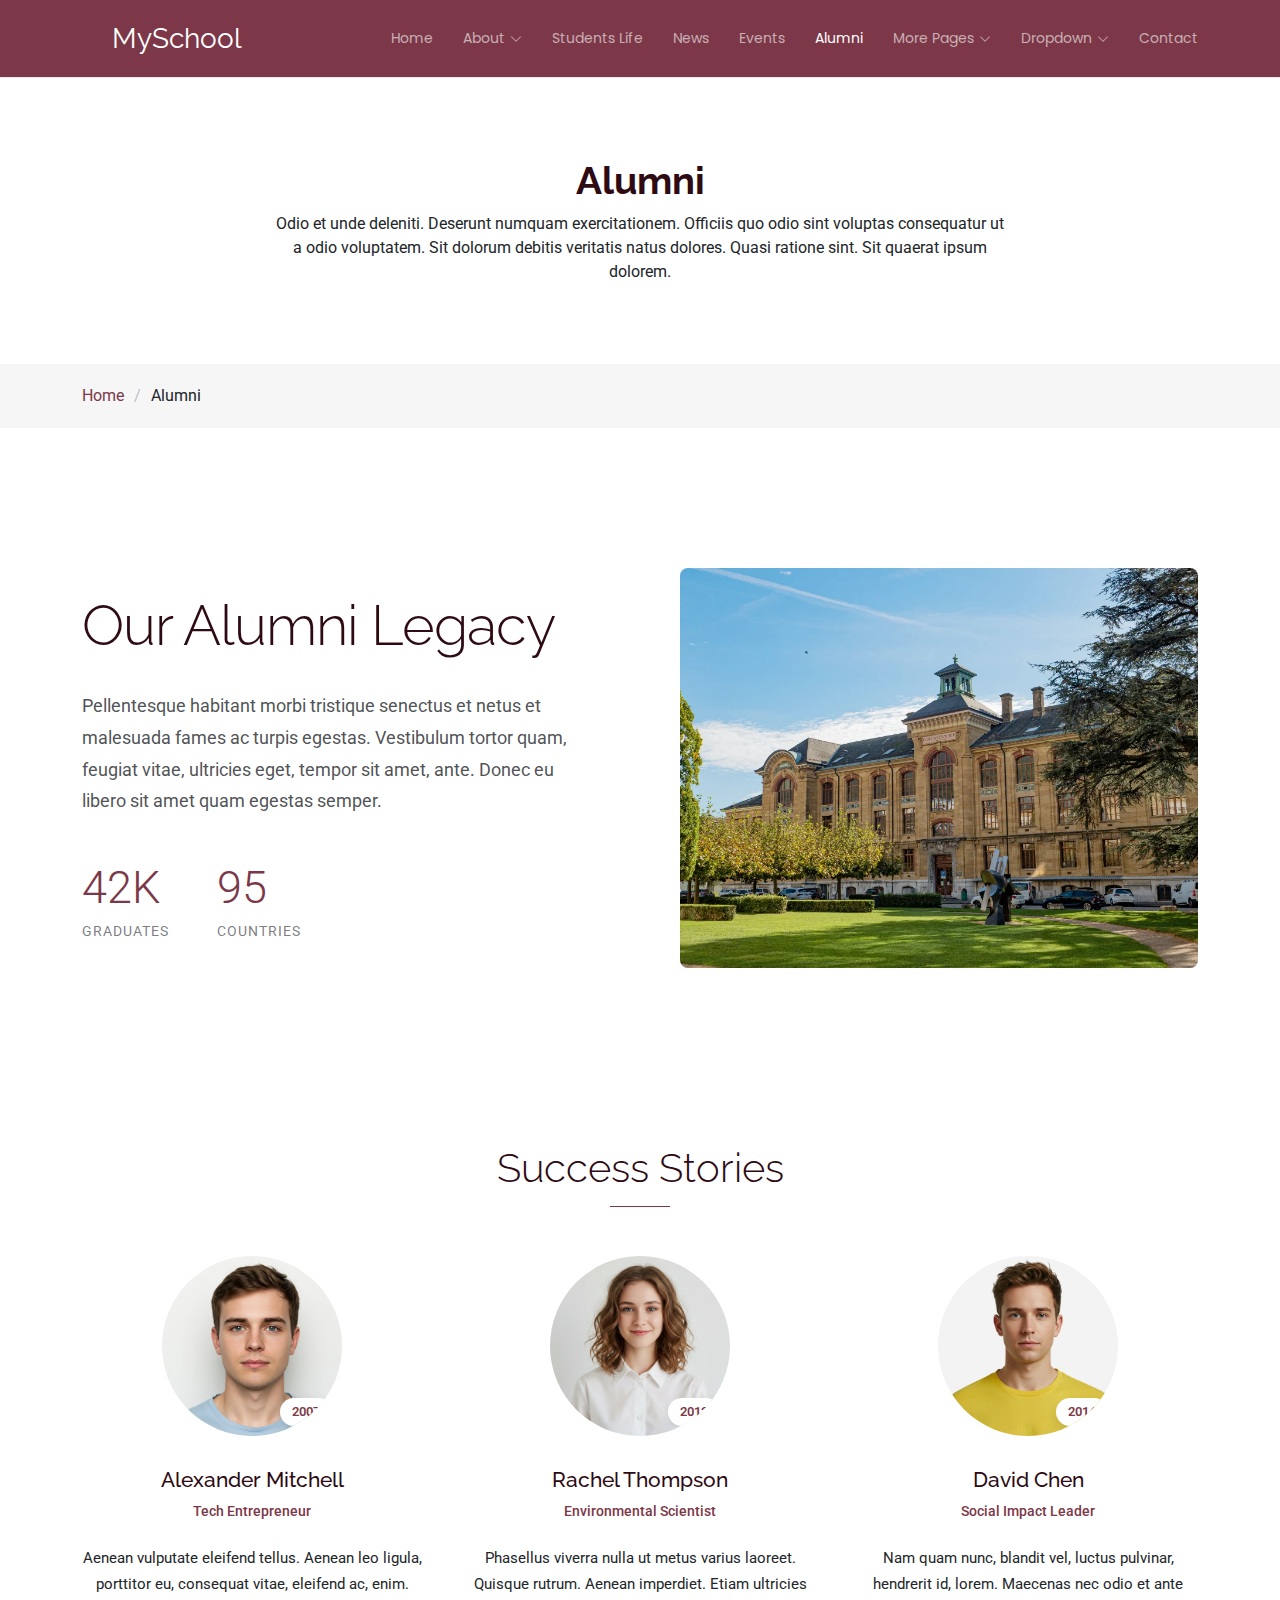
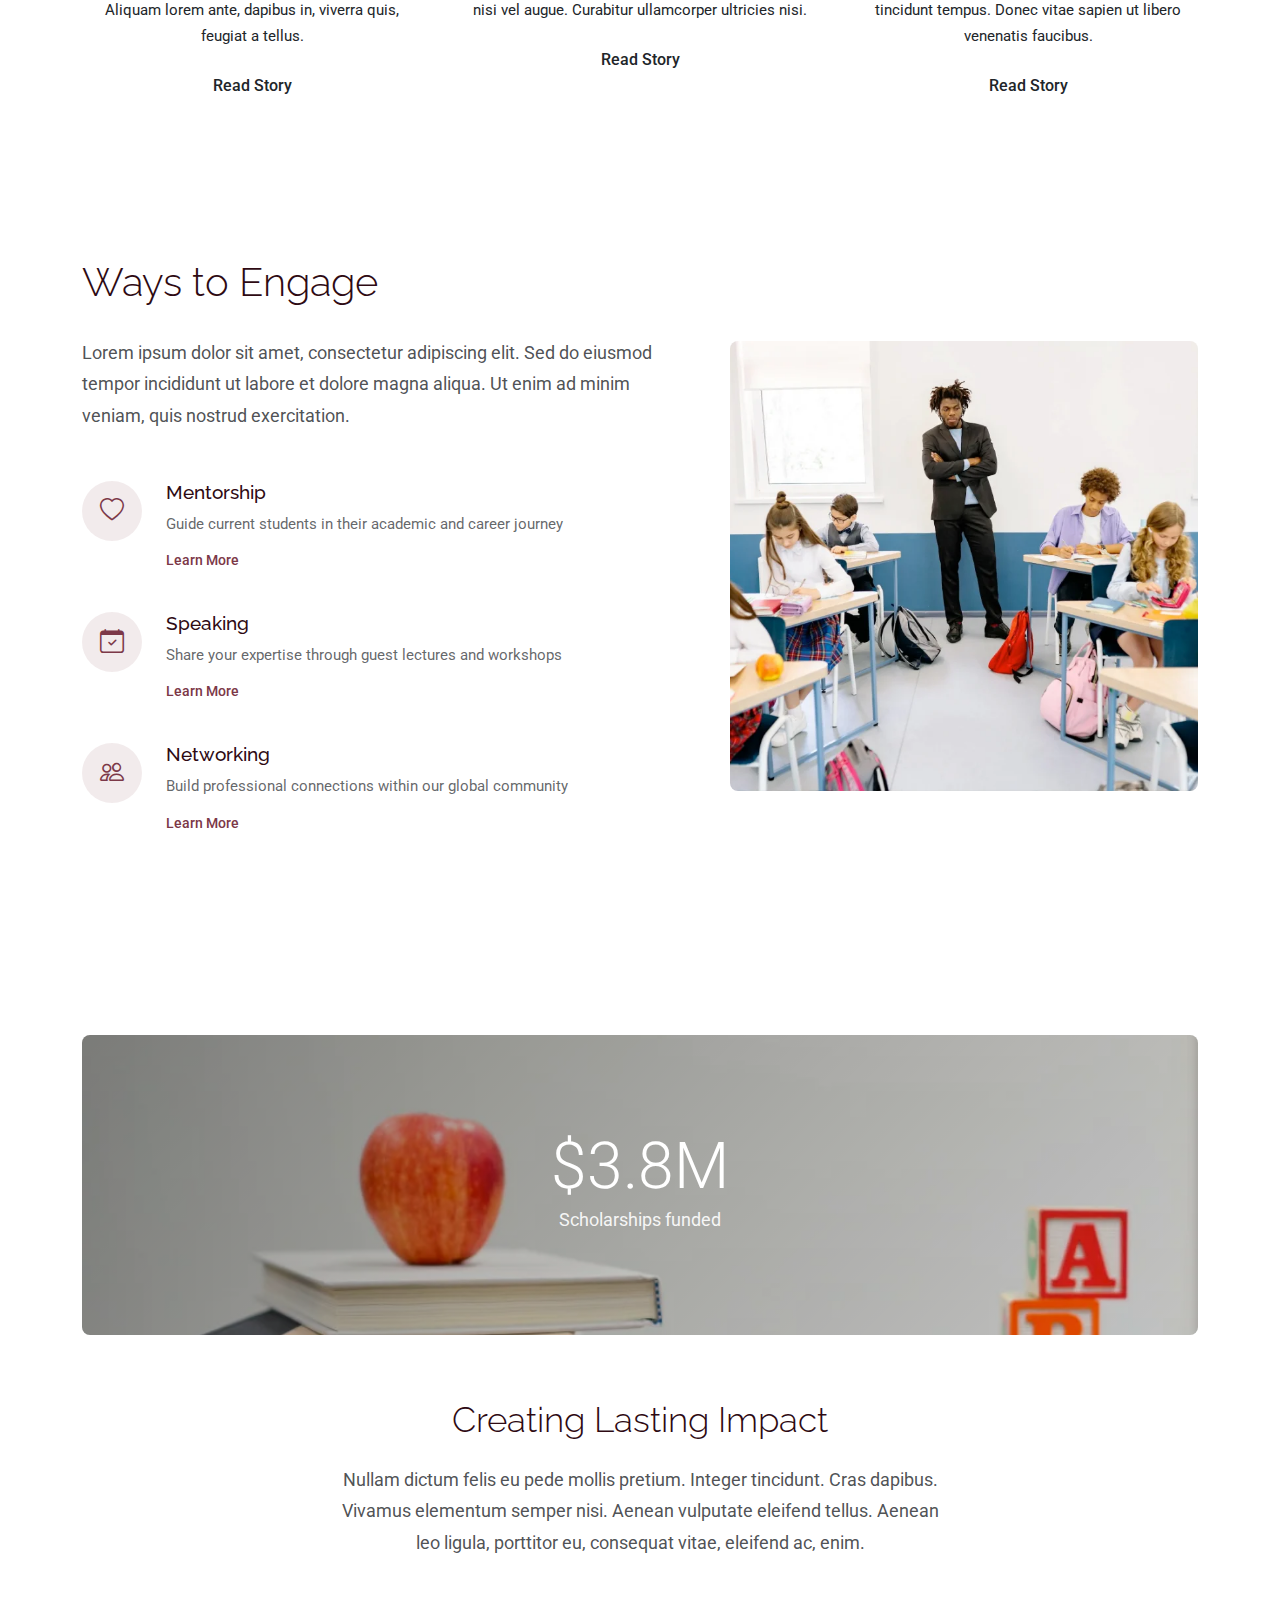
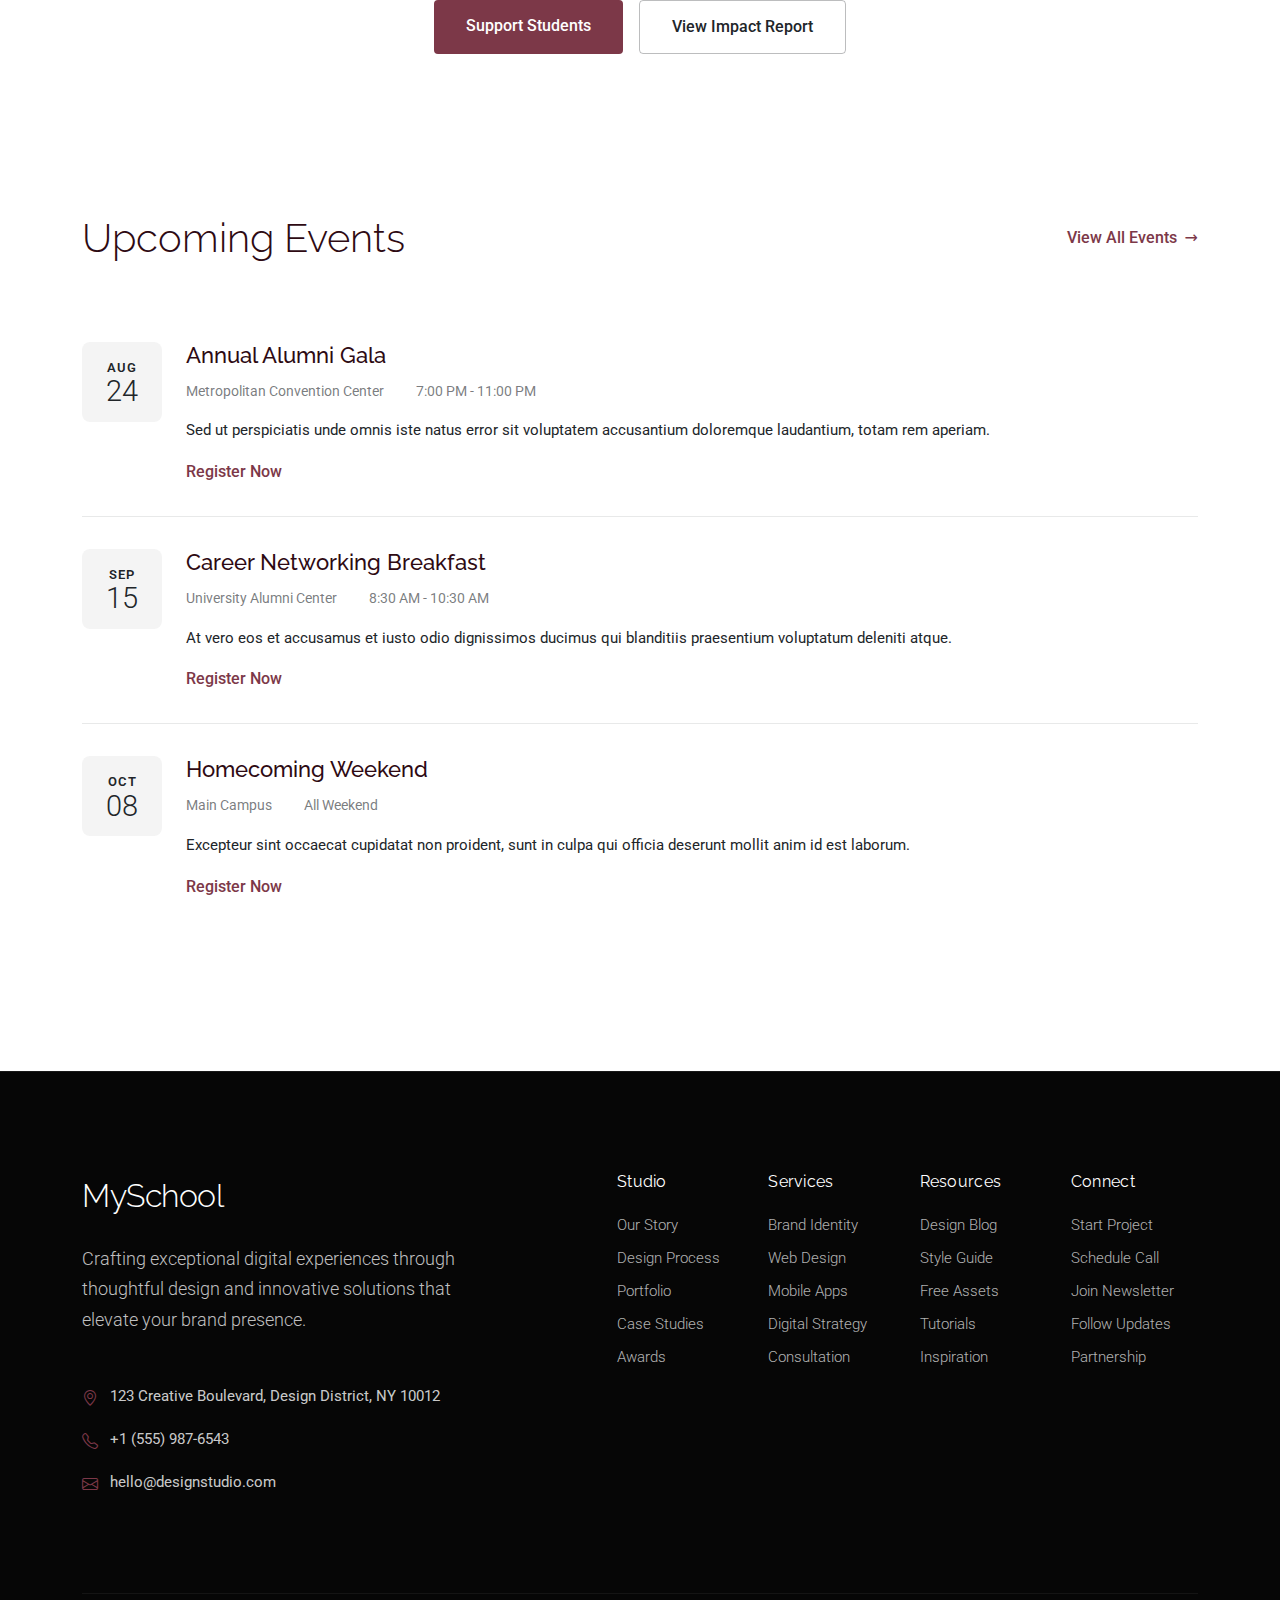
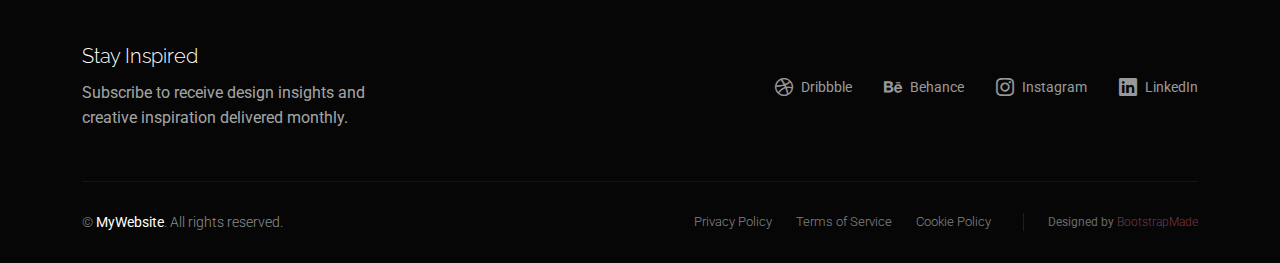
<file: MySchool/alumni.html>
<!DOCTYPE html>
<html lang="en">

<head>
  <meta charset="utf-8">
  <meta content="width=device-width, initial-scale=1.0" name="viewport">
  <title>Alumni - MySchool Bootstrap Template</title>
  <meta name="description" content="">
  <meta name="keywords" content="">

  <!-- Favicons -->
  <link href="assets/img/favicon.png" rel="icon">
  <link href="assets/img/apple-touch-icon.png" rel="apple-touch-icon">

  <!-- Fonts -->
  <link href="https://fonts.googleapis.com" rel="preconnect">
  <link href="https://fonts.gstatic.com" rel="preconnect" crossorigin>
  <link href="https://fonts.googleapis.com/css2?family=Roboto:ital,wght@0,100;0,300;0,400;0,500;0,700;0,900;1,100;1,300;1,400;1,500;1,700;1,900&family=Poppins:ital,wght@0,100;0,200;0,300;0,400;0,500;0,600;0,700;0,800;0,900;1,100;1,200;1,300;1,400;1,500;1,600;1,700;1,800;1,900&family=Raleway:ital,wght@0,100;0,200;0,300;0,400;0,500;0,600;0,700;0,800;0,900;1,100;1,200;1,300;1,400;1,500;1,600;1,700;1,800;1,900&display=swap" rel="stylesheet">

  <!-- Vendor CSS Files -->
  <link href="assets/vendor/bootstrap/css/bootstrap.min.css" rel="stylesheet">
  <link href="assets/vendor/bootstrap-icons/bootstrap-icons.css" rel="stylesheet">
  <link href="assets/vendor/swiper/swiper-bundle.min.css" rel="stylesheet">
  <link href="assets/vendor/glightbox/css/glightbox.min.css" rel="stylesheet">

  <!-- Main CSS File -->
  <link href="assets/css/main.css" rel="stylesheet">

  <!-- =======================================================
  * Template Name: MySchool
  * Template URL: https://bootstrapmade.com/myschool-bootstrap-school-template/
  * Updated: Jul 28 2025 with Bootstrap v5.3.7
  * Author: BootstrapMade.com
  * License: https://bootstrapmade.com/license/
  ======================================================== -->
</head>

<body class="alumni-page">

  <header id="header" class="header d-flex align-items-center sticky-top">
    <div class="container-fluid container-xl position-relative d-flex align-items-center justify-content-between">

      <a href="index.html" class="logo d-flex align-items-center">
        <!-- Uncomment the line below if you also wish to use an image logo -->
        <!-- <img src="assets/img/logo.webp" alt=""> -->
        <i class="bi bi-buildings"></i>
        <h1 class="sitename">MySchool</h1>
      </a>

      <nav id="navmenu" class="navmenu">
        <ul>
          <li><a href="index.html">Home</a></li>
          <li class="dropdown"><a href="about.html"><span>About</span> <i class="bi bi-chevron-down toggle-dropdown"></i></a>
            <ul>
              <li><a href="about.html">About Us</a></li>
              <li><a href="admissions.html">Admissions</a></li>
              <li><a href="academics.html">Academics</a></li>
              <li><a href="faculty-staff.html">Faculty &amp; Staff</a></li>
              <li><a href="campus-facilities.html">Campus &amp; Facilities</a></li>
            </ul>
          </li>

          <li><a href="students-life.html">Students Life</a></li>
          <li><a href="news.html">News</a></li>
          <li><a href="events.html">Events</a></li>
          <li><a href="alumni.html" class="active">Alumni</a></li>
          <li class="dropdown"><a href="#"><span>More Pages</span> <i class="bi bi-chevron-down toggle-dropdown"></i></a>
            <ul>
              <li><a href="news-details.html">News Details</a></li>
              <li><a href="event-details.html">Event Details</a></li>
              <li><a href="privacy.html">Privacy</a></li>
              <li><a href="terms-of-service.html">Terms of Service</a></li>
              <li><a href="404.html">Error 404</a></li>
              <li><a href="starter-page.html">Starter Page</a></li>
            </ul>
          </li>

          <li class="dropdown"><a href="#"><span>Dropdown</span> <i class="bi bi-chevron-down toggle-dropdown"></i></a>
            <ul>
              <li><a href="#">Dropdown 1</a></li>
              <li class="dropdown"><a href="#"><span>Deep Dropdown</span> <i class="bi bi-chevron-down toggle-dropdown"></i></a>
                <ul>
                  <li><a href="#">Deep Dropdown 1</a></li>
                  <li><a href="#">Deep Dropdown 2</a></li>
                  <li><a href="#">Deep Dropdown 3</a></li>
                  <li><a href="#">Deep Dropdown 4</a></li>
                  <li><a href="#">Deep Dropdown 5</a></li>
                </ul>
              </li>
              <li><a href="#">Dropdown 2</a></li>
              <li><a href="#">Dropdown 3</a></li>
              <li><a href="#">Dropdown 4</a></li>
            </ul>
          </li>
          <li><a href="contact.html">Contact</a></li>
        </ul>
        <i class="mobile-nav-toggle d-xl-none bi bi-list"></i>
      </nav>

    </div>
  </header>

  <main class="main">

    <!-- Page Title -->
    <div class="page-title">
      <div class="heading">
        <div class="container">
          <div class="row d-flex justify-content-center text-center">
            <div class="col-lg-8">
              <h1 class="heading-title">Alumni</h1>
              <p class="mb-0">
                Odio et unde deleniti. Deserunt numquam exercitationem. Officiis quo
                odio sint voluptas consequatur ut a odio voluptatem. Sit dolorum
                debitis veritatis natus dolores. Quasi ratione sint. Sit quaerat
                ipsum dolorem.
              </p>
            </div>
          </div>
        </div>
      </div>
      <nav class="breadcrumbs">
        <div class="container">
          <ol>
            <li><a href="index.html">Home</a></li>
            <li class="current">Alumni</li>
          </ol>
        </div>
      </nav>
    </div><!-- End Page Title -->

    <!-- Alumni Section -->
    <section id="alumni" class="alumni section">

      <div class="container">

        <div class="alumni-intro">
          <div class="intro-grid">
            <div class="intro-text">
              <h2>Our Alumni Legacy</h2>
              <p>Pellentesque habitant morbi tristique senectus et netus et malesuada fames ac turpis egestas. Vestibulum tortor quam, feugiat vitae, ultricies eget, tempor sit amet, ante. Donec eu libero sit amet quam egestas semper.</p>
              <div class="metrics-row">
                <div class="metric-item">
                  <span class="metric-number">42K</span>
                  <span class="metric-label">Graduates</span>
                </div>
                <div class="metric-item">
                  <span class="metric-number">95</span>
                  <span class="metric-label">Countries</span>
                </div>
              </div>
            </div>
            <div class="intro-visual">
              <div class="visual-wrapper">
                <img src="assets/img/education/campus-8.webp" alt="Alumni gathering" class="img-fluid">
              </div>
            </div>
          </div>
        </div>

        <div class="success-stories">
          <div class="stories-header">
            <h3>Success Stories</h3>
          </div>
          <div class="stories-grid">
            <div class="story-item">
              <div class="story-image">
                <img src="assets/img/person/person-m-5.webp" alt="Alumni" class="img-fluid">
                <span class="graduation-year">2007</span>
              </div>
              <div class="story-content">
                <h4>Alexander Mitchell</h4>
                <span class="story-role">Tech Entrepreneur</span>
                <p>Aenean vulputate eleifend tellus. Aenean leo ligula, porttitor eu, consequat vitae, eleifend ac, enim. Aliquam lorem ante, dapibus in, viverra quis, feugiat a tellus.</p>
                <a href="#" class="story-link">Read Story</a>
              </div>
            </div>

            <div class="story-item">
              <div class="story-image">
                <img src="assets/img/person/person-f-8.webp" alt="Alumni" class="img-fluid">
                <span class="graduation-year">2012</span>
              </div>
              <div class="story-content">
                <h4>Rachel Thompson</h4>
                <span class="story-role">Environmental Scientist</span>
                <p>Phasellus viverra nulla ut metus varius laoreet. Quisque rutrum. Aenean imperdiet. Etiam ultricies nisi vel augue. Curabitur ullamcorper ultricies nisi.</p>
                <a href="#" class="story-link">Read Story</a>
              </div>
            </div>

            <div class="story-item">
              <div class="story-image">
                <img src="assets/img/person/person-m-12.webp" alt="Alumni" class="img-fluid">
                <span class="graduation-year">2014</span>
              </div>
              <div class="story-content">
                <h4>David Chen</h4>
                <span class="story-role">Social Impact Leader</span>
                <p>Nam quam nunc, blandit vel, luctus pulvinar, hendrerit id, lorem. Maecenas nec odio et ante tincidunt tempus. Donec vitae sapien ut libero venenatis faucibus.</p>
                <a href="#" class="story-link">Read Story</a>
              </div>
            </div>
          </div>
        </div>

        <div class="engagement-opportunities">
          <div class="opportunities-layout">
            <div class="opportunities-content">
              <h3>Ways to Engage</h3>
              <p>Lorem ipsum dolor sit amet, consectetur adipiscing elit. Sed do eiusmod tempor incididunt ut labore et dolore magna aliqua. Ut enim ad minim veniam, quis nostrud exercitation.</p>

              <div class="opportunity-list">
                <div class="opportunity-item">
                  <div class="opportunity-icon">
                    <i class="bi bi-heart"></i>
                  </div>
                  <div class="opportunity-info">
                    <h4>Mentorship</h4>
                    <p>Guide current students in their academic and career journey</p>
                    <a href="#" class="opportunity-action">Learn More</a>
                  </div>
                </div>

                <div class="opportunity-item">
                  <div class="opportunity-icon">
                    <i class="bi bi-calendar-check"></i>
                  </div>
                  <div class="opportunity-info">
                    <h4>Speaking</h4>
                    <p>Share your expertise through guest lectures and workshops</p>
                    <a href="#" class="opportunity-action">Learn More</a>
                  </div>
                </div>

                <div class="opportunity-item">
                  <div class="opportunity-icon">
                    <i class="bi bi-people"></i>
                  </div>
                  <div class="opportunity-info">
                    <h4>Networking</h4>
                    <p>Build professional connections within our global community</p>
                    <a href="#" class="opportunity-action">Learn More</a>
                  </div>
                </div>
              </div>
            </div>

            <div class="opportunities-visual">
              <img src="assets/img/education/students-6.webp" alt="Student mentorship" class="img-fluid">
            </div>
          </div>
        </div>

        <div class="impact-section">
          <div class="impact-visual">
            <img src="assets/img/education/education-5.webp" alt="Scholarship impact" class="img-fluid">
            <div class="impact-overlay">
              <div class="impact-stat">
                <span class="stat-value">$3.8M</span>
                <span class="stat-description">Scholarships funded</span>
              </div>
            </div>
          </div>

          <div class="impact-content">
            <h3>Creating Lasting Impact</h3>
            <p>Nullam dictum felis eu pede mollis pretium. Integer tincidunt. Cras dapibus. Vivamus elementum semper nisi. Aenean vulputate eleifend tellus. Aenean leo ligula, porttitor eu, consequat vitae, eleifend ac, enim.</p>

            <div class="impact-actions">
              <a href="#" class="btn-primary">Support Students</a>
              <a href="#" class="btn-secondary">View Impact Report</a>
            </div>
          </div>
        </div>

        <div class="alumni-events">
          <div class="events-header">
            <h3>Upcoming Events</h3>
            <a href="#" class="view-all-events">View All Events</a>
          </div>

          <div class="events-list">
            <div class="event-card">
              <div class="event-date">
                <span class="month">Aug</span>
                <span class="day">24</span>
              </div>
              <div class="event-details">
                <h4>Annual Alumni Gala</h4>
                <div class="event-meta">
                  <span class="event-location">Metropolitan Convention Center</span>
                  <span class="event-time">7:00 PM - 11:00 PM</span>
                </div>
                <p>Sed ut perspiciatis unde omnis iste natus error sit voluptatem accusantium doloremque laudantium, totam rem aperiam.</p>
                <a href="#" class="event-register">Register Now</a>
              </div>
            </div>

            <div class="event-card">
              <div class="event-date">
                <span class="month">Sep</span>
                <span class="day">15</span>
              </div>
              <div class="event-details">
                <h4>Career Networking Breakfast</h4>
                <div class="event-meta">
                  <span class="event-location">University Alumni Center</span>
                  <span class="event-time">8:30 AM - 10:30 AM</span>
                </div>
                <p>At vero eos et accusamus et iusto odio dignissimos ducimus qui blanditiis praesentium voluptatum deleniti atque.</p>
                <a href="#" class="event-register">Register Now</a>
              </div>
            </div>

            <div class="event-card">
              <div class="event-date">
                <span class="month">Oct</span>
                <span class="day">08</span>
              </div>
              <div class="event-details">
                <h4>Homecoming Weekend</h4>
                <div class="event-meta">
                  <span class="event-location">Main Campus</span>
                  <span class="event-time">All Weekend</span>
                </div>
                <p>Excepteur sint occaecat cupidatat non proident, sunt in culpa qui officia deserunt mollit anim id est laborum.</p>
                <a href="#" class="event-register">Register Now</a>
              </div>
            </div>
          </div>
        </div>

      </div>

    </section><!-- /Alumni Section -->

  </main>

  <footer id="footer" class="footer-16 footer position-relative dark-background">

    <div class="container">

      <div class="footer-main">
        <div class="row align-items-start">

          <div class="col-lg-5">
            <div class="brand-section">
              <a href="index.html" class="logo d-flex align-items-center mb-4">
                <span class="sitename">MySchool</span>
              </a>
              <p class="brand-description">Crafting exceptional digital experiences through thoughtful design and innovative solutions that elevate your brand presence.</p>

              <div class="contact-info mt-5">
                <div class="contact-item">
                  <i class="bi bi-geo-alt"></i>
                  <span>123 Creative Boulevard, Design District, NY 10012</span>
                </div>
                <div class="contact-item">
                  <i class="bi bi-telephone"></i>
                  <span>+1 (555) 987-6543</span>
                </div>
                <div class="contact-item">
                  <i class="bi bi-envelope"></i>
                  <span>hello@designstudio.com</span>
                </div>
              </div>
            </div>
          </div>

          <div class="col-lg-7">
            <div class="footer-nav-wrapper">
              <div class="row">

                <div class="col-6 col-lg-3">
                  <div class="nav-column">
                    <h6>Studio</h6>
                    <nav class="footer-nav">
                      <a href="#">Our Story</a>
                      <a href="#">Design Process</a>
                      <a href="#">Portfolio</a>
                      <a href="#">Case Studies</a>
                      <a href="#">Awards</a>
                    </nav>
                  </div>
                </div>

                <div class="col-6 col-lg-3">
                  <div class="nav-column">
                    <h6>Services</h6>
                    <nav class="footer-nav">
                      <a href="#">Brand Identity</a>
                      <a href="#">Web Design</a>
                      <a href="#">Mobile Apps</a>
                      <a href="#">Digital Strategy</a>
                      <a href="#">Consultation</a>
                    </nav>
                  </div>
                </div>

                <div class="col-6 col-lg-3">
                  <div class="nav-column">
                    <h6>Resources</h6>
                    <nav class="footer-nav">
                      <a href="#">Design Blog</a>
                      <a href="#">Style Guide</a>
                      <a href="#">Free Assets</a>
                      <a href="#">Tutorials</a>
                      <a href="#">Inspiration</a>
                    </nav>
                  </div>
                </div>

                <div class="col-6 col-lg-3">
                  <div class="nav-column">
                    <h6>Connect</h6>
                    <nav class="footer-nav">
                      <a href="#">Start Project</a>
                      <a href="#">Schedule Call</a>
                      <a href="#">Join Newsletter</a>
                      <a href="#">Follow Updates</a>
                      <a href="#">Partnership</a>
                    </nav>
                  </div>
                </div>

              </div>
            </div>
          </div>

        </div>
      </div>

      <div class="footer-social">
        <div class="row align-items-center">

          <div class="col-lg-6">
            <div class="newsletter-section">
              <h5>Stay Inspired</h5>
              <p>Subscribe to receive design insights and creative inspiration delivered monthly.</p>
            </div>
          </div>

          <div class="col-lg-6">
            <div class="social-section">
              <div class="social-links">
                <a href="#" aria-label="Dribbble" class="social-link">
                  <i class="bi bi-dribbble"></i>
                  <span>Dribbble</span>
                </a>
                <a href="#" aria-label="Behance" class="social-link">
                  <i class="bi bi-behance"></i>
                  <span>Behance</span>
                </a>
                <a href="#" aria-label="Instagram" class="social-link">
                  <i class="bi bi-instagram"></i>
                  <span>Instagram</span>
                </a>
                <a href="#" aria-label="LinkedIn" class="social-link">
                  <i class="bi bi-linkedin"></i>
                  <span>LinkedIn</span>
                </a>
              </div>
            </div>
          </div>

        </div>
      </div>

    </div>

    <div class="footer-bottom">
      <div class="container">
        <div class="bottom-content">
          <div class="row align-items-center">

            <div class="col-lg-6">
              <div class="copyright">
                <p>© <span class="sitename">MyWebsite</span>. All rights reserved.</p>
              </div>
            </div>

            <div class="col-lg-6">
              <div class="legal-links">
                <a href="#">Privacy Policy</a>
                <a href="#">Terms of Service</a>
                <a href="#">Cookie Policy</a>
                <div class="credits">
                  <!-- All the links in the footer should remain intact. -->
                  <!-- You can delete the links only if you've purchased the pro version. -->
                  <!-- Licensing information: https://bootstrapmade.com/license/ -->
                  <!-- Purchase the pro version with working PHP/AJAX contact form: [buy-url] -->
                  Designed by <a href="https://bootstrapmade.com/">BootstrapMade</a>
                </div>
              </div>
            </div>

          </div>
        </div>
      </div>
    </div>

  </footer>

  <!-- Scroll Top -->
  <a href="#" id="scroll-top" class="scroll-top d-flex align-items-center justify-content-center"><i class="bi bi-arrow-up-short"></i></a>

  <!-- Preloader -->
  <div id="preloader"></div>

  <!-- Vendor JS Files -->
  <script src="assets/vendor/bootstrap/js/bootstrap.bundle.min.js"></script>
  <script src="assets/vendor/php-email-form/validate.js"></script>
  <script src="assets/vendor/swiper/swiper-bundle.min.js"></script>
  <script src="assets/vendor/purecounter/purecounter_vanilla.js"></script>
  <script src="assets/vendor/glightbox/js/glightbox.min.js"></script>

  <!-- Main JS File -->
  <script src="assets/js/main.js"></script>

</body>

</html>
</file>
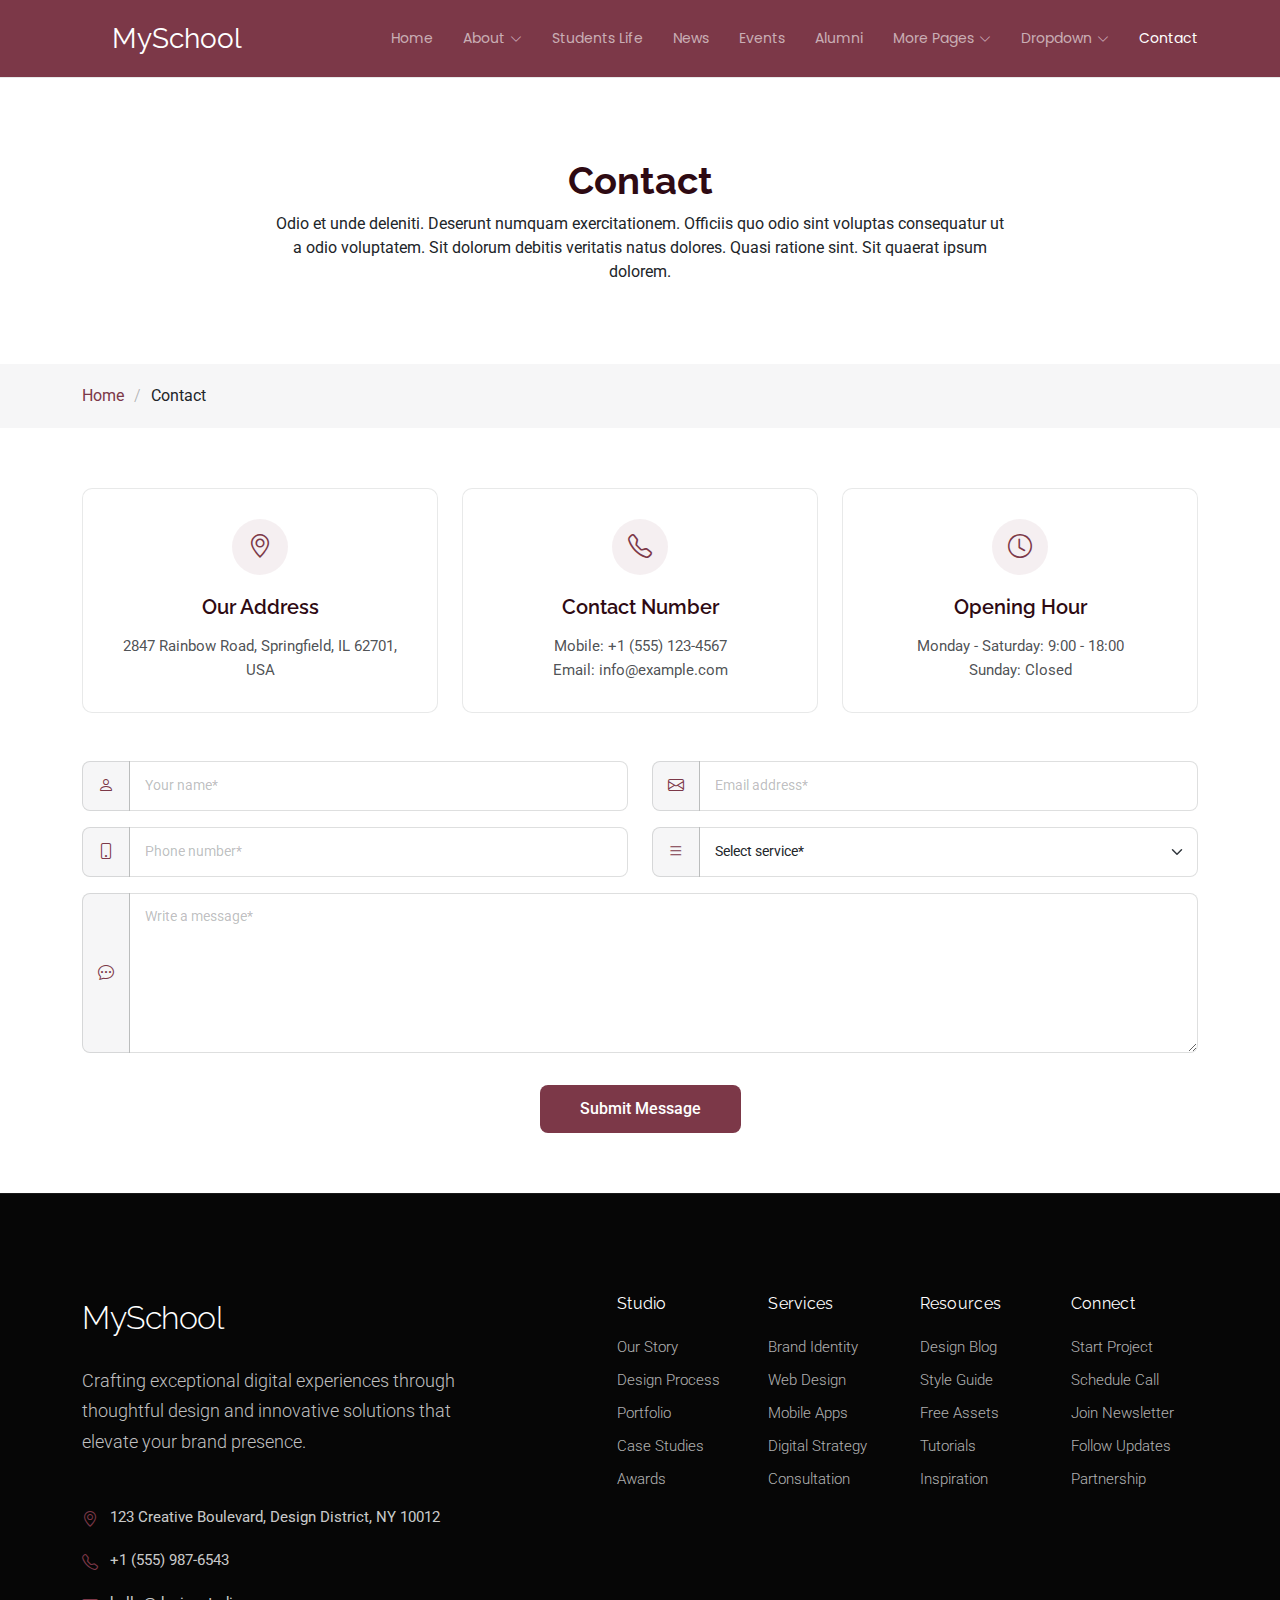
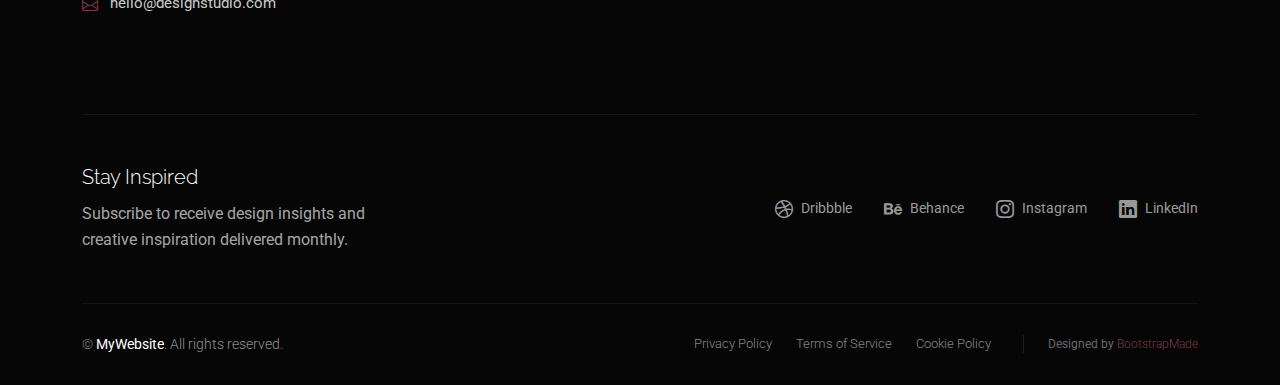
<file: MySchool/contact.html>
<!DOCTYPE html>
<html lang="en">

<head>
  <meta charset="utf-8">
  <meta content="width=device-width, initial-scale=1.0" name="viewport">
  <title>Contact - MySchool Bootstrap Template</title>
  <meta name="description" content="">
  <meta name="keywords" content="">

  <!-- Favicons -->
  <link href="assets/img/favicon.png" rel="icon">
  <link href="assets/img/apple-touch-icon.png" rel="apple-touch-icon">

  <!-- Fonts -->
  <link href="https://fonts.googleapis.com" rel="preconnect">
  <link href="https://fonts.gstatic.com" rel="preconnect" crossorigin>
  <link href="https://fonts.googleapis.com/css2?family=Roboto:ital,wght@0,100;0,300;0,400;0,500;0,700;0,900;1,100;1,300;1,400;1,500;1,700;1,900&family=Poppins:ital,wght@0,100;0,200;0,300;0,400;0,500;0,600;0,700;0,800;0,900;1,100;1,200;1,300;1,400;1,500;1,600;1,700;1,800;1,900&family=Raleway:ital,wght@0,100;0,200;0,300;0,400;0,500;0,600;0,700;0,800;0,900;1,100;1,200;1,300;1,400;1,500;1,600;1,700;1,800;1,900&display=swap" rel="stylesheet">

  <!-- Vendor CSS Files -->
  <link href="assets/vendor/bootstrap/css/bootstrap.min.css" rel="stylesheet">
  <link href="assets/vendor/bootstrap-icons/bootstrap-icons.css" rel="stylesheet">
  <link href="assets/vendor/swiper/swiper-bundle.min.css" rel="stylesheet">
  <link href="assets/vendor/glightbox/css/glightbox.min.css" rel="stylesheet">

  <!-- Main CSS File -->
  <link href="assets/css/main.css" rel="stylesheet">

  <!-- =======================================================
  * Template Name: MySchool
  * Template URL: https://bootstrapmade.com/myschool-bootstrap-school-template/
  * Updated: Jul 28 2025 with Bootstrap v5.3.7
  * Author: BootstrapMade.com
  * License: https://bootstrapmade.com/license/
  ======================================================== -->
</head>

<body class="contact-page">

  <header id="header" class="header d-flex align-items-center sticky-top">
    <div class="container-fluid container-xl position-relative d-flex align-items-center justify-content-between">

      <a href="index.html" class="logo d-flex align-items-center">
        <!-- Uncomment the line below if you also wish to use an image logo -->
        <!-- <img src="assets/img/logo.webp" alt=""> -->
        <i class="bi bi-buildings"></i>
        <h1 class="sitename">MySchool</h1>
      </a>

      <nav id="navmenu" class="navmenu">
        <ul>
          <li><a href="index.html">Home</a></li>
          <li class="dropdown"><a href="about.html"><span>About</span> <i class="bi bi-chevron-down toggle-dropdown"></i></a>
            <ul>
              <li><a href="about.html">About Us</a></li>
              <li><a href="admissions.html">Admissions</a></li>
              <li><a href="academics.html">Academics</a></li>
              <li><a href="faculty-staff.html">Faculty &amp; Staff</a></li>
              <li><a href="campus-facilities.html">Campus &amp; Facilities</a></li>
            </ul>
          </li>

          <li><a href="students-life.html">Students Life</a></li>
          <li><a href="news.html">News</a></li>
          <li><a href="events.html">Events</a></li>
          <li><a href="alumni.html">Alumni</a></li>
          <li class="dropdown"><a href="#"><span>More Pages</span> <i class="bi bi-chevron-down toggle-dropdown"></i></a>
            <ul>
              <li><a href="news-details.html">News Details</a></li>
              <li><a href="event-details.html">Event Details</a></li>
              <li><a href="privacy.html">Privacy</a></li>
              <li><a href="terms-of-service.html">Terms of Service</a></li>
              <li><a href="404.html">Error 404</a></li>
              <li><a href="starter-page.html">Starter Page</a></li>
            </ul>
          </li>

          <li class="dropdown"><a href="#"><span>Dropdown</span> <i class="bi bi-chevron-down toggle-dropdown"></i></a>
            <ul>
              <li><a href="#">Dropdown 1</a></li>
              <li class="dropdown"><a href="#"><span>Deep Dropdown</span> <i class="bi bi-chevron-down toggle-dropdown"></i></a>
                <ul>
                  <li><a href="#">Deep Dropdown 1</a></li>
                  <li><a href="#">Deep Dropdown 2</a></li>
                  <li><a href="#">Deep Dropdown 3</a></li>
                  <li><a href="#">Deep Dropdown 4</a></li>
                  <li><a href="#">Deep Dropdown 5</a></li>
                </ul>
              </li>
              <li><a href="#">Dropdown 2</a></li>
              <li><a href="#">Dropdown 3</a></li>
              <li><a href="#">Dropdown 4</a></li>
            </ul>
          </li>
          <li><a href="contact.html" class="active">Contact</a></li>
        </ul>
        <i class="mobile-nav-toggle d-xl-none bi bi-list"></i>
      </nav>

    </div>
  </header>

  <main class="main">

    <!-- Page Title -->
    <div class="page-title">
      <div class="heading">
        <div class="container">
          <div class="row d-flex justify-content-center text-center">
            <div class="col-lg-8">
              <h1 class="heading-title">Contact</h1>
              <p class="mb-0">
                Odio et unde deleniti. Deserunt numquam exercitationem. Officiis quo
                odio sint voluptas consequatur ut a odio voluptatem. Sit dolorum
                debitis veritatis natus dolores. Quasi ratione sint. Sit quaerat
                ipsum dolorem.
              </p>
            </div>
          </div>
        </div>
      </div>
      <nav class="breadcrumbs">
        <div class="container">
          <ol>
            <li><a href="index.html">Home</a></li>
            <li class="current">Contact</li>
          </ol>
        </div>
      </nav>
    </div><!-- End Page Title -->

    <!-- Contact Section -->
    <section id="contact" class="contact section">

      <div class="container">

        <div class="row gy-4 mb-5">
          <div class="col-lg-4">
            <div class="info-card">
              <div class="icon-box">
                <i class="bi bi-geo-alt"></i>
              </div>
              <h3>Our Address</h3>
              <p>2847 Rainbow Road, Springfield, IL 62701, USA</p>
            </div>
          </div>

          <div class="col-lg-4">
            <div class="info-card">
              <div class="icon-box">
                <i class="bi bi-telephone"></i>
              </div>
              <h3>Contact Number</h3>
              <p>Mobile: +1 (555) 123-4567<br>
                Email: info@example.com</p>
            </div>
          </div>

          <div class="col-lg-4">
            <div class="info-card">
              <div class="icon-box">
                <i class="bi bi-clock"></i>
              </div>
              <h3>Opening Hour</h3>
              <p>Monday - Saturday: 9:00 - 18:00<br>
                Sunday: Closed</p>
            </div>
          </div>
        </div>

        <div class="row">
          <div class="col-lg-12">
            <div class="form-wrapper">
              <form action="forms/contact.php" method="post" role="form" class="php-email-form">
                <div class="row">
                  <div class="col-md-6 form-group">
                    <div class="input-group">
                      <span class="input-group-text"><i class="bi bi-person"></i></span>
                      <input type="text" name="name" class="form-control" placeholder="Your name*" required="">
                    </div>
                  </div>
                  <div class="col-md-6 form-group">
                    <div class="input-group">
                      <span class="input-group-text"><i class="bi bi-envelope"></i></span>
                      <input type="email" class="form-control" name="email" placeholder="Email address*" required="">
                    </div>
                  </div>
                </div>
                <div class="row mt-3">
                  <div class="col-md-6 form-group">
                    <div class="input-group">
                      <span class="input-group-text"><i class="bi bi-phone"></i></span>
                      <input type="text" class="form-control" name="phone" placeholder="Phone number*" required="">
                    </div>
                  </div>
                  <div class="col-md-6 form-group">
                    <div class="input-group">
                      <span class="input-group-text"><i class="bi bi-list"></i></span>
                      <select name="subject" class="form-control" required="">
                        <option value="">Select service*</option>
                        <option value="Service 1">Consulting</option>
                        <option value="Service 2">Development</option>
                        <option value="Service 3">Marketing</option>
                        <option value="Service 4">Support</option>
                      </select>
                    </div>
                  </div>
                  <div class="form-group mt-3">
                    <div class="input-group">
                      <span class="input-group-text"><i class="bi bi-chat-dots"></i></span>
                      <textarea class="form-control" name="message" rows="6" placeholder="Write a message*" required=""></textarea>
                    </div>
                  </div>
                  <div class="my-3">
                    <div class="loading">Loading</div>
                    <div class="error-message"></div>
                    <div class="sent-message">Your message has been sent. Thank you!</div>
                  </div>
                  <div class="text-center">
                    <button type="submit">Submit Message</button>
                  </div>

                </div>
              </form>
            </div>
          </div>

        </div>

      </div>
    </section><!-- /Contact Section -->

  </main>

  <footer id="footer" class="footer-16 footer position-relative dark-background">

    <div class="container">

      <div class="footer-main">
        <div class="row align-items-start">

          <div class="col-lg-5">
            <div class="brand-section">
              <a href="index.html" class="logo d-flex align-items-center mb-4">
                <span class="sitename">MySchool</span>
              </a>
              <p class="brand-description">Crafting exceptional digital experiences through thoughtful design and innovative solutions that elevate your brand presence.</p>

              <div class="contact-info mt-5">
                <div class="contact-item">
                  <i class="bi bi-geo-alt"></i>
                  <span>123 Creative Boulevard, Design District, NY 10012</span>
                </div>
                <div class="contact-item">
                  <i class="bi bi-telephone"></i>
                  <span>+1 (555) 987-6543</span>
                </div>
                <div class="contact-item">
                  <i class="bi bi-envelope"></i>
                  <span>hello@designstudio.com</span>
                </div>
              </div>
            </div>
          </div>

          <div class="col-lg-7">
            <div class="footer-nav-wrapper">
              <div class="row">

                <div class="col-6 col-lg-3">
                  <div class="nav-column">
                    <h6>Studio</h6>
                    <nav class="footer-nav">
                      <a href="#">Our Story</a>
                      <a href="#">Design Process</a>
                      <a href="#">Portfolio</a>
                      <a href="#">Case Studies</a>
                      <a href="#">Awards</a>
                    </nav>
                  </div>
                </div>

                <div class="col-6 col-lg-3">
                  <div class="nav-column">
                    <h6>Services</h6>
                    <nav class="footer-nav">
                      <a href="#">Brand Identity</a>
                      <a href="#">Web Design</a>
                      <a href="#">Mobile Apps</a>
                      <a href="#">Digital Strategy</a>
                      <a href="#">Consultation</a>
                    </nav>
                  </div>
                </div>

                <div class="col-6 col-lg-3">
                  <div class="nav-column">
                    <h6>Resources</h6>
                    <nav class="footer-nav">
                      <a href="#">Design Blog</a>
                      <a href="#">Style Guide</a>
                      <a href="#">Free Assets</a>
                      <a href="#">Tutorials</a>
                      <a href="#">Inspiration</a>
                    </nav>
                  </div>
                </div>

                <div class="col-6 col-lg-3">
                  <div class="nav-column">
                    <h6>Connect</h6>
                    <nav class="footer-nav">
                      <a href="#">Start Project</a>
                      <a href="#">Schedule Call</a>
                      <a href="#">Join Newsletter</a>
                      <a href="#">Follow Updates</a>
                      <a href="#">Partnership</a>
                    </nav>
                  </div>
                </div>

              </div>
            </div>
          </div>

        </div>
      </div>

      <div class="footer-social">
        <div class="row align-items-center">

          <div class="col-lg-6">
            <div class="newsletter-section">
              <h5>Stay Inspired</h5>
              <p>Subscribe to receive design insights and creative inspiration delivered monthly.</p>
            </div>
          </div>

          <div class="col-lg-6">
            <div class="social-section">
              <div class="social-links">
                <a href="#" aria-label="Dribbble" class="social-link">
                  <i class="bi bi-dribbble"></i>
                  <span>Dribbble</span>
                </a>
                <a href="#" aria-label="Behance" class="social-link">
                  <i class="bi bi-behance"></i>
                  <span>Behance</span>
                </a>
                <a href="#" aria-label="Instagram" class="social-link">
                  <i class="bi bi-instagram"></i>
                  <span>Instagram</span>
                </a>
                <a href="#" aria-label="LinkedIn" class="social-link">
                  <i class="bi bi-linkedin"></i>
                  <span>LinkedIn</span>
                </a>
              </div>
            </div>
          </div>

        </div>
      </div>

    </div>

    <div class="footer-bottom">
      <div class="container">
        <div class="bottom-content">
          <div class="row align-items-center">

            <div class="col-lg-6">
              <div class="copyright">
                <p>© <span class="sitename">MyWebsite</span>. All rights reserved.</p>
              </div>
            </div>

            <div class="col-lg-6">
              <div class="legal-links">
                <a href="#">Privacy Policy</a>
                <a href="#">Terms of Service</a>
                <a href="#">Cookie Policy</a>
                <div class="credits">
                  <!-- All the links in the footer should remain intact. -->
                  <!-- You can delete the links only if you've purchased the pro version. -->
                  <!-- Licensing information: https://bootstrapmade.com/license/ -->
                  <!-- Purchase the pro version with working PHP/AJAX contact form: [buy-url] -->
                  Designed by <a href="https://bootstrapmade.com/">BootstrapMade</a>
                </div>
              </div>
            </div>

          </div>
        </div>
      </div>
    </div>

  </footer>

  <!-- Scroll Top -->
  <a href="#" id="scroll-top" class="scroll-top d-flex align-items-center justify-content-center"><i class="bi bi-arrow-up-short"></i></a>

  <!-- Preloader -->
  <div id="preloader"></div>

  <!-- Vendor JS Files -->
  <script src="assets/vendor/bootstrap/js/bootstrap.bundle.min.js"></script>
  <script src="assets/vendor/php-email-form/validate.js"></script>
  <script src="assets/vendor/swiper/swiper-bundle.min.js"></script>
  <script src="assets/vendor/purecounter/purecounter_vanilla.js"></script>
  <script src="assets/vendor/glightbox/js/glightbox.min.js"></script>

  <!-- Main JS File -->
  <script src="assets/js/main.js"></script>

</body>

</html>
</file>
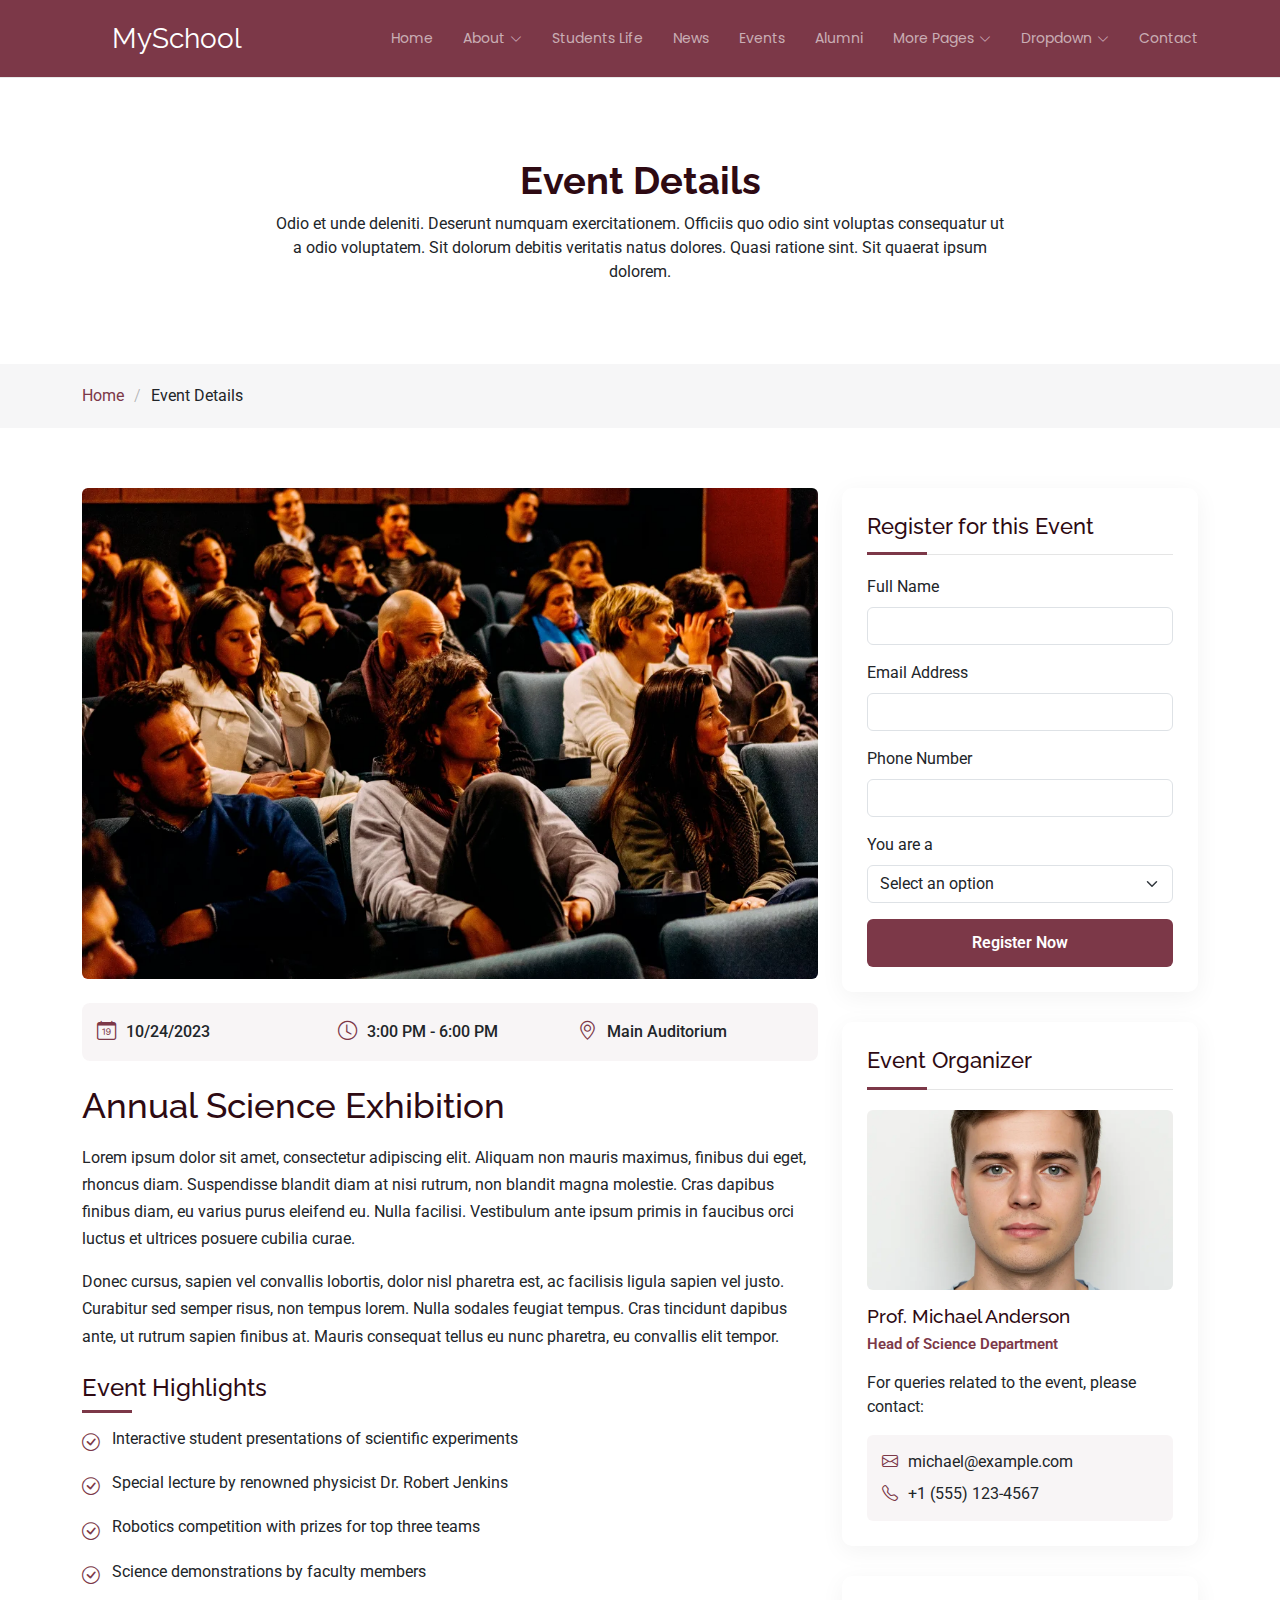
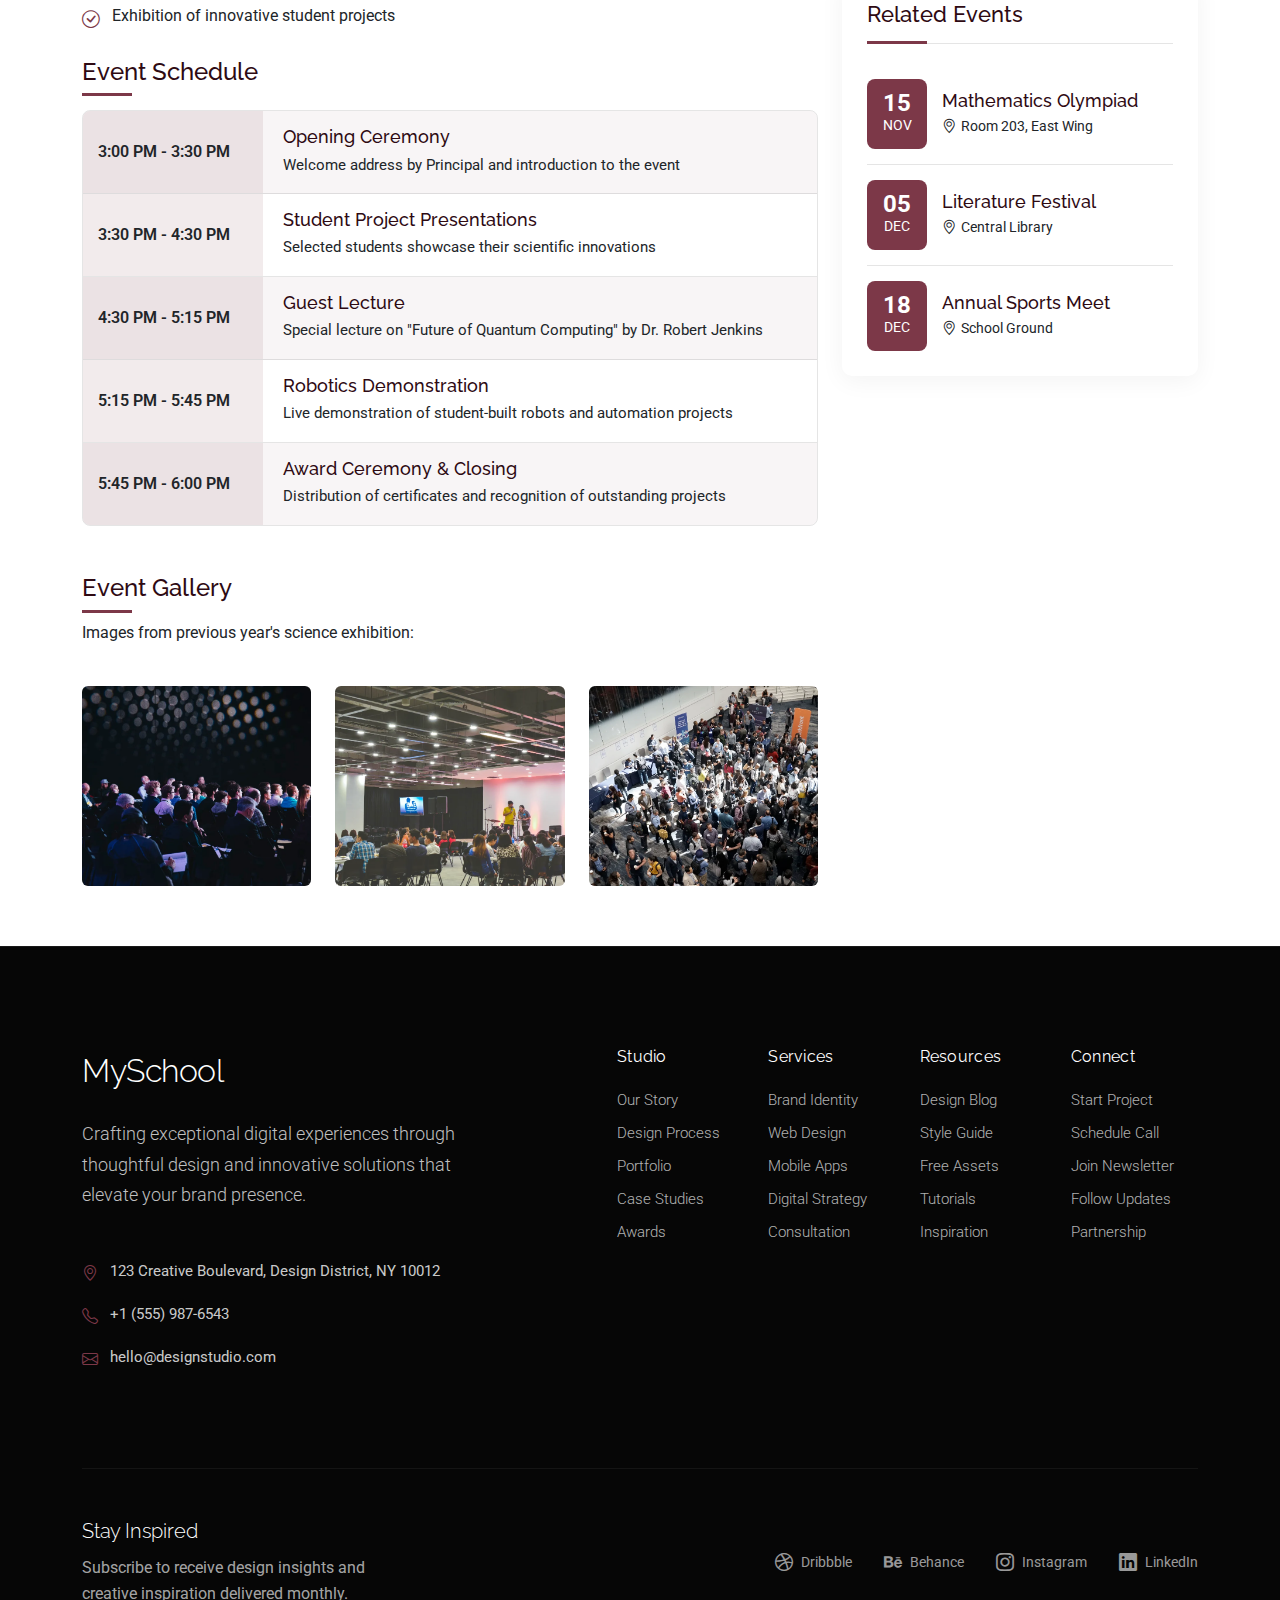
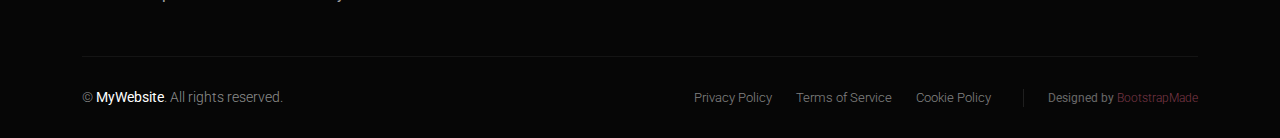
<file: MySchool/event-details.html>
<!DOCTYPE html>
<html lang="en">

<head>
  <meta charset="utf-8">
  <meta content="width=device-width, initial-scale=1.0" name="viewport">
  <title>Event Details - MySchool Bootstrap Template</title>
  <meta name="description" content="">
  <meta name="keywords" content="">

  <!-- Favicons -->
  <link href="assets/img/favicon.png" rel="icon">
  <link href="assets/img/apple-touch-icon.png" rel="apple-touch-icon">

  <!-- Fonts -->
  <link href="https://fonts.googleapis.com" rel="preconnect">
  <link href="https://fonts.gstatic.com" rel="preconnect" crossorigin>
  <link href="https://fonts.googleapis.com/css2?family=Roboto:ital,wght@0,100;0,300;0,400;0,500;0,700;0,900;1,100;1,300;1,400;1,500;1,700;1,900&family=Poppins:ital,wght@0,100;0,200;0,300;0,400;0,500;0,600;0,700;0,800;0,900;1,100;1,200;1,300;1,400;1,500;1,600;1,700;1,800;1,900&family=Raleway:ital,wght@0,100;0,200;0,300;0,400;0,500;0,600;0,700;0,800;0,900;1,100;1,200;1,300;1,400;1,500;1,600;1,700;1,800;1,900&display=swap" rel="stylesheet">

  <!-- Vendor CSS Files -->
  <link href="assets/vendor/bootstrap/css/bootstrap.min.css" rel="stylesheet">
  <link href="assets/vendor/bootstrap-icons/bootstrap-icons.css" rel="stylesheet">
  <link href="assets/vendor/swiper/swiper-bundle.min.css" rel="stylesheet">
  <link href="assets/vendor/glightbox/css/glightbox.min.css" rel="stylesheet">

  <!-- Main CSS File -->
  <link href="assets/css/main.css" rel="stylesheet">

  <!-- =======================================================
  * Template Name: MySchool
  * Template URL: https://bootstrapmade.com/myschool-bootstrap-school-template/
  * Updated: Jul 28 2025 with Bootstrap v5.3.7
  * Author: BootstrapMade.com
  * License: https://bootstrapmade.com/license/
  ======================================================== -->
</head>

<body class="event-details-page">

  <header id="header" class="header d-flex align-items-center sticky-top">
    <div class="container-fluid container-xl position-relative d-flex align-items-center justify-content-between">

      <a href="index.html" class="logo d-flex align-items-center">
        <!-- Uncomment the line below if you also wish to use an image logo -->
        <!-- <img src="assets/img/logo.webp" alt=""> -->
        <i class="bi bi-buildings"></i>
        <h1 class="sitename">MySchool</h1>
      </a>

      <nav id="navmenu" class="navmenu">
        <ul>
          <li><a href="index.html">Home</a></li>
          <li class="dropdown"><a href="about.html"><span>About</span> <i class="bi bi-chevron-down toggle-dropdown"></i></a>
            <ul>
              <li><a href="about.html">About Us</a></li>
              <li><a href="admissions.html">Admissions</a></li>
              <li><a href="academics.html">Academics</a></li>
              <li><a href="faculty-staff.html">Faculty &amp; Staff</a></li>
              <li><a href="campus-facilities.html">Campus &amp; Facilities</a></li>
            </ul>
          </li>

          <li><a href="students-life.html">Students Life</a></li>
          <li><a href="news.html">News</a></li>
          <li><a href="events.html">Events</a></li>
          <li><a href="alumni.html">Alumni</a></li>
          <li class="dropdown"><a href="#"><span>More Pages</span> <i class="bi bi-chevron-down toggle-dropdown"></i></a>
            <ul>
              <li><a href="news-details.html">News Details</a></li>
              <li><a href="event-details.html" class="active">Event Details</a></li>
              <li><a href="privacy.html">Privacy</a></li>
              <li><a href="terms-of-service.html">Terms of Service</a></li>
              <li><a href="404.html">Error 404</a></li>
              <li><a href="starter-page.html">Starter Page</a></li>
            </ul>
          </li>

          <li class="dropdown"><a href="#"><span>Dropdown</span> <i class="bi bi-chevron-down toggle-dropdown"></i></a>
            <ul>
              <li><a href="#">Dropdown 1</a></li>
              <li class="dropdown"><a href="#"><span>Deep Dropdown</span> <i class="bi bi-chevron-down toggle-dropdown"></i></a>
                <ul>
                  <li><a href="#">Deep Dropdown 1</a></li>
                  <li><a href="#">Deep Dropdown 2</a></li>
                  <li><a href="#">Deep Dropdown 3</a></li>
                  <li><a href="#">Deep Dropdown 4</a></li>
                  <li><a href="#">Deep Dropdown 5</a></li>
                </ul>
              </li>
              <li><a href="#">Dropdown 2</a></li>
              <li><a href="#">Dropdown 3</a></li>
              <li><a href="#">Dropdown 4</a></li>
            </ul>
          </li>
          <li><a href="contact.html">Contact</a></li>
        </ul>
        <i class="mobile-nav-toggle d-xl-none bi bi-list"></i>
      </nav>

    </div>
  </header>

  <main class="main">

    <!-- Page Title -->
    <div class="page-title">
      <div class="heading">
        <div class="container">
          <div class="row d-flex justify-content-center text-center">
            <div class="col-lg-8">
              <h1 class="heading-title">Event Details</h1>
              <p class="mb-0">
                Odio et unde deleniti. Deserunt numquam exercitationem. Officiis quo
                odio sint voluptas consequatur ut a odio voluptatem. Sit dolorum
                debitis veritatis natus dolores. Quasi ratione sint. Sit quaerat
                ipsum dolorem.
              </p>
            </div>
          </div>
        </div>
      </div>
      <nav class="breadcrumbs">
        <div class="container">
          <ol>
            <li><a href="index.html">Home</a></li>
            <li class="current">Event Details</li>
          </ol>
        </div>
      </nav>
    </div><!-- End Page Title -->

    <!-- Event Section -->
    <section id="event" class="event section">

      <div class="container">

        <div class="row">
          <div class="col-lg-8">
            <div class="event-image mb-4">
              <img src="assets/img/education/events-9.webp" alt="Event" class="img-fluid rounded">
            </div>

            <div class="event-meta mb-4">
              <div class="row g-3">
                <div class="col-md-4">
                  <div class="meta-item">
                    <i class="bi bi-calendar-date"></i>
                    <span>10/24/2023</span>
                  </div>
                </div>
                <div class="col-md-4">
                  <div class="meta-item">
                    <i class="bi bi-clock"></i>
                    <span>3:00 PM - 6:00 PM</span>
                  </div>
                </div>
                <div class="col-md-4">
                  <div class="meta-item">
                    <i class="bi bi-geo-alt"></i>
                    <span>Main Auditorium</span>
                  </div>
                </div>
              </div>
            </div>

            <div class="event-content">
              <h2>Annual Science Exhibition</h2>
              <p>
                Lorem ipsum dolor sit amet, consectetur adipiscing elit. Aliquam non mauris maximus, finibus dui eget, rhoncus diam. Suspendisse blandit diam at nisi rutrum, non blandit magna molestie. Cras dapibus finibus diam, eu varius purus eleifend eu. Nulla facilisi. Vestibulum ante ipsum primis in faucibus orci luctus et ultrices posuere cubilia curae.
              </p>
              <p>
                Donec cursus, sapien vel convallis lobortis, dolor nisl pharetra est, ac facilisis ligula sapien vel justo. Curabitur sed semper risus, non tempus lorem. Nulla sodales feugiat tempus. Cras tincidunt dapibus ante, ut rutrum sapien finibus at. Mauris consequat tellus eu nunc pharetra, eu convallis elit tempor.
              </p>

              <h3 class="mt-4">Event Highlights</h3>
              <ul class="event-highlights">
                <li>
                  <i class="bi bi-check-circle"></i>
                  <span>Interactive student presentations of scientific experiments</span>
                </li>
                <li>
                  <i class="bi bi-check-circle"></i>
                  <span>Special lecture by renowned physicist Dr. Robert Jenkins</span>
                </li>
                <li>
                  <i class="bi bi-check-circle"></i>
                  <span>Robotics competition with prizes for top three teams</span>
                </li>
                <li>
                  <i class="bi bi-check-circle"></i>
                  <span>Science demonstrations by faculty members</span>
                </li>
                <li>
                  <i class="bi bi-check-circle"></i>
                  <span>Exhibition of innovative student projects</span>
                </li>
              </ul>

              <h3 class="mt-4">Event Schedule</h3>
              <div class="schedule-table">
                <div class="schedule-row">
                  <div class="schedule-time">3:00 PM - 3:30 PM</div>
                  <div class="schedule-activity">
                    <h4>Opening Ceremony</h4>
                    <p>Welcome address by Principal and introduction to the event</p>
                  </div>
                </div>
                <div class="schedule-row">
                  <div class="schedule-time">3:30 PM - 4:30 PM</div>
                  <div class="schedule-activity">
                    <h4>Student Project Presentations</h4>
                    <p>Selected students showcase their scientific innovations</p>
                  </div>
                </div>
                <div class="schedule-row">
                  <div class="schedule-time">4:30 PM - 5:15 PM</div>
                  <div class="schedule-activity">
                    <h4>Guest Lecture</h4>
                    <p>Special lecture on "Future of Quantum Computing" by Dr. Robert Jenkins</p>
                  </div>
                </div>
                <div class="schedule-row">
                  <div class="schedule-time">5:15 PM - 5:45 PM</div>
                  <div class="schedule-activity">
                    <h4>Robotics Demonstration</h4>
                    <p>Live demonstration of student-built robots and automation projects</p>
                  </div>
                </div>
                <div class="schedule-row">
                  <div class="schedule-time">5:45 PM - 6:00 PM</div>
                  <div class="schedule-activity">
                    <h4>Award Ceremony &amp; Closing</h4>
                    <p>Distribution of certificates and recognition of outstanding projects</p>
                  </div>
                </div>
              </div>

              <div class="event-gallery mt-5">
                <h3>Event Gallery</h3>
                <p>Images from previous year's science exhibition:</p>
                <div class="row g-4 mt-2">
                  <div class="col-md-4">
                    <a href="assets/img/education/events-1.webp" class="glightbox">
                      <img src="assets/img/education/events-1.webp" alt="Event Gallery" class="img-fluid rounded">
                    </a>
                  </div>
                  <div class="col-md-4">
                    <a href="assets/img/education/events-2.webp" class="glightbox">
                      <img src="assets/img/education/events-2.webp" alt="Event Gallery" class="img-fluid rounded">
                    </a>
                  </div>
                  <div class="col-md-4">
                    <a href="assets/img/education/events-3.webp" class="glightbox">
                      <img src="assets/img/education/events-3.webp" alt="Event Gallery" class="img-fluid rounded">
                    </a>
                  </div>
                </div>
              </div>
            </div>
          </div>

          <div class="col-lg-4">
            <div class="event-sidebar">
              <div class="sidebar-widget registration-form">
                <h3>Register for this Event</h3>
                <form>
                  <div class="mb-3">
                    <label for="name" class="form-label">Full Name</label>
                    <input type="text" class="form-control" id="name" required="">
                  </div>
                  <div class="mb-3">
                    <label for="email" class="form-label">Email Address</label>
                    <input type="email" class="form-control" id="email" required="">
                  </div>
                  <div class="mb-3">
                    <label for="phone" class="form-label">Phone Number</label>
                    <input type="tel" class="form-control" id="phone">
                  </div>
                  <div class="mb-3">
                    <label for="student-type" class="form-label">You are a</label>
                    <select class="form-select" id="student-type">
                      <option selected="">Select an option</option>
                      <option value="student">Student</option>
                      <option value="parent">Parent</option>
                      <option value="teacher">Teacher</option>
                      <option value="other">Other</option>
                    </select>
                  </div>
                  <div class="d-grid">
                    <button type="submit" class="btn btn-register">Register Now</button>
                  </div>
                </form>
              </div>

              <div class="sidebar-widget organizer-info">
                <h3>Event Organizer</h3>
                <div class="organizer-details">
                  <div class="organizer-image">
                    <img src="assets/img/person/person-m-5.webp" class="img-fluid rounded" alt="Organizer">
                  </div>
                  <div class="organizer-content">
                    <h4>Prof. Michael Anderson</h4>
                    <p class="organizer-position">Head of Science Department</p>
                    <p>For queries related to the event, please contact:</p>
                    <div class="organizer-contact">
                      <p><i class="bi bi-envelope"></i> michael@example.com</p>
                      <p><i class="bi bi-telephone"></i> +1 (555) 123-4567</p>
                    </div>
                  </div>
                </div>
              </div>

              <div class="sidebar-widget related-events">
                <h3>Related Events</h3>
                <div class="related-event-item">
                  <div class="related-event-date">
                    <span class="day">15</span>
                    <span class="month">Nov</span>
                  </div>
                  <div class="related-event-info">
                    <h4>Mathematics Olympiad</h4>
                    <p><i class="bi bi-geo-alt"></i> Room 203, East Wing</p>
                  </div>
                </div>
                <div class="related-event-item">
                  <div class="related-event-date">
                    <span class="day">05</span>
                    <span class="month">Dec</span>
                  </div>
                  <div class="related-event-info">
                    <h4>Literature Festival</h4>
                    <p><i class="bi bi-geo-alt"></i> Central Library</p>
                  </div>
                </div>
                <div class="related-event-item">
                  <div class="related-event-date">
                    <span class="day">18</span>
                    <span class="month">Dec</span>
                  </div>
                  <div class="related-event-info">
                    <h4>Annual Sports Meet</h4>
                    <p><i class="bi bi-geo-alt"></i> School Ground</p>
                  </div>
                </div>
              </div>
            </div>
          </div>
        </div>

      </div>

    </section><!-- /Event Section -->

  </main>

  <footer id="footer" class="footer-16 footer position-relative dark-background">

    <div class="container">

      <div class="footer-main">
        <div class="row align-items-start">

          <div class="col-lg-5">
            <div class="brand-section">
              <a href="index.html" class="logo d-flex align-items-center mb-4">
                <span class="sitename">MySchool</span>
              </a>
              <p class="brand-description">Crafting exceptional digital experiences through thoughtful design and innovative solutions that elevate your brand presence.</p>

              <div class="contact-info mt-5">
                <div class="contact-item">
                  <i class="bi bi-geo-alt"></i>
                  <span>123 Creative Boulevard, Design District, NY 10012</span>
                </div>
                <div class="contact-item">
                  <i class="bi bi-telephone"></i>
                  <span>+1 (555) 987-6543</span>
                </div>
                <div class="contact-item">
                  <i class="bi bi-envelope"></i>
                  <span>hello@designstudio.com</span>
                </div>
              </div>
            </div>
          </div>

          <div class="col-lg-7">
            <div class="footer-nav-wrapper">
              <div class="row">

                <div class="col-6 col-lg-3">
                  <div class="nav-column">
                    <h6>Studio</h6>
                    <nav class="footer-nav">
                      <a href="#">Our Story</a>
                      <a href="#">Design Process</a>
                      <a href="#">Portfolio</a>
                      <a href="#">Case Studies</a>
                      <a href="#">Awards</a>
                    </nav>
                  </div>
                </div>

                <div class="col-6 col-lg-3">
                  <div class="nav-column">
                    <h6>Services</h6>
                    <nav class="footer-nav">
                      <a href="#">Brand Identity</a>
                      <a href="#">Web Design</a>
                      <a href="#">Mobile Apps</a>
                      <a href="#">Digital Strategy</a>
                      <a href="#">Consultation</a>
                    </nav>
                  </div>
                </div>

                <div class="col-6 col-lg-3">
                  <div class="nav-column">
                    <h6>Resources</h6>
                    <nav class="footer-nav">
                      <a href="#">Design Blog</a>
                      <a href="#">Style Guide</a>
                      <a href="#">Free Assets</a>
                      <a href="#">Tutorials</a>
                      <a href="#">Inspiration</a>
                    </nav>
                  </div>
                </div>

                <div class="col-6 col-lg-3">
                  <div class="nav-column">
                    <h6>Connect</h6>
                    <nav class="footer-nav">
                      <a href="#">Start Project</a>
                      <a href="#">Schedule Call</a>
                      <a href="#">Join Newsletter</a>
                      <a href="#">Follow Updates</a>
                      <a href="#">Partnership</a>
                    </nav>
                  </div>
                </div>

              </div>
            </div>
          </div>

        </div>
      </div>

      <div class="footer-social">
        <div class="row align-items-center">

          <div class="col-lg-6">
            <div class="newsletter-section">
              <h5>Stay Inspired</h5>
              <p>Subscribe to receive design insights and creative inspiration delivered monthly.</p>
            </div>
          </div>

          <div class="col-lg-6">
            <div class="social-section">
              <div class="social-links">
                <a href="#" aria-label="Dribbble" class="social-link">
                  <i class="bi bi-dribbble"></i>
                  <span>Dribbble</span>
                </a>
                <a href="#" aria-label="Behance" class="social-link">
                  <i class="bi bi-behance"></i>
                  <span>Behance</span>
                </a>
                <a href="#" aria-label="Instagram" class="social-link">
                  <i class="bi bi-instagram"></i>
                  <span>Instagram</span>
                </a>
                <a href="#" aria-label="LinkedIn" class="social-link">
                  <i class="bi bi-linkedin"></i>
                  <span>LinkedIn</span>
                </a>
              </div>
            </div>
          </div>

        </div>
      </div>

    </div>

    <div class="footer-bottom">
      <div class="container">
        <div class="bottom-content">
          <div class="row align-items-center">

            <div class="col-lg-6">
              <div class="copyright">
                <p>© <span class="sitename">MyWebsite</span>. All rights reserved.</p>
              </div>
            </div>

            <div class="col-lg-6">
              <div class="legal-links">
                <a href="#">Privacy Policy</a>
                <a href="#">Terms of Service</a>
                <a href="#">Cookie Policy</a>
                <div class="credits">
                  <!-- All the links in the footer should remain intact. -->
                  <!-- You can delete the links only if you've purchased the pro version. -->
                  <!-- Licensing information: https://bootstrapmade.com/license/ -->
                  <!-- Purchase the pro version with working PHP/AJAX contact form: [buy-url] -->
                  Designed by <a href="https://bootstrapmade.com/">BootstrapMade</a>
                </div>
              </div>
            </div>

          </div>
        </div>
      </div>
    </div>

  </footer>

  <!-- Scroll Top -->
  <a href="#" id="scroll-top" class="scroll-top d-flex align-items-center justify-content-center"><i class="bi bi-arrow-up-short"></i></a>

  <!-- Preloader -->
  <div id="preloader"></div>

  <!-- Vendor JS Files -->
  <script src="assets/vendor/bootstrap/js/bootstrap.bundle.min.js"></script>
  <script src="assets/vendor/php-email-form/validate.js"></script>
  <script src="assets/vendor/swiper/swiper-bundle.min.js"></script>
  <script src="assets/vendor/purecounter/purecounter_vanilla.js"></script>
  <script src="assets/vendor/glightbox/js/glightbox.min.js"></script>

  <!-- Main JS File -->
  <script src="assets/js/main.js"></script>

</body>

</html>
</file>
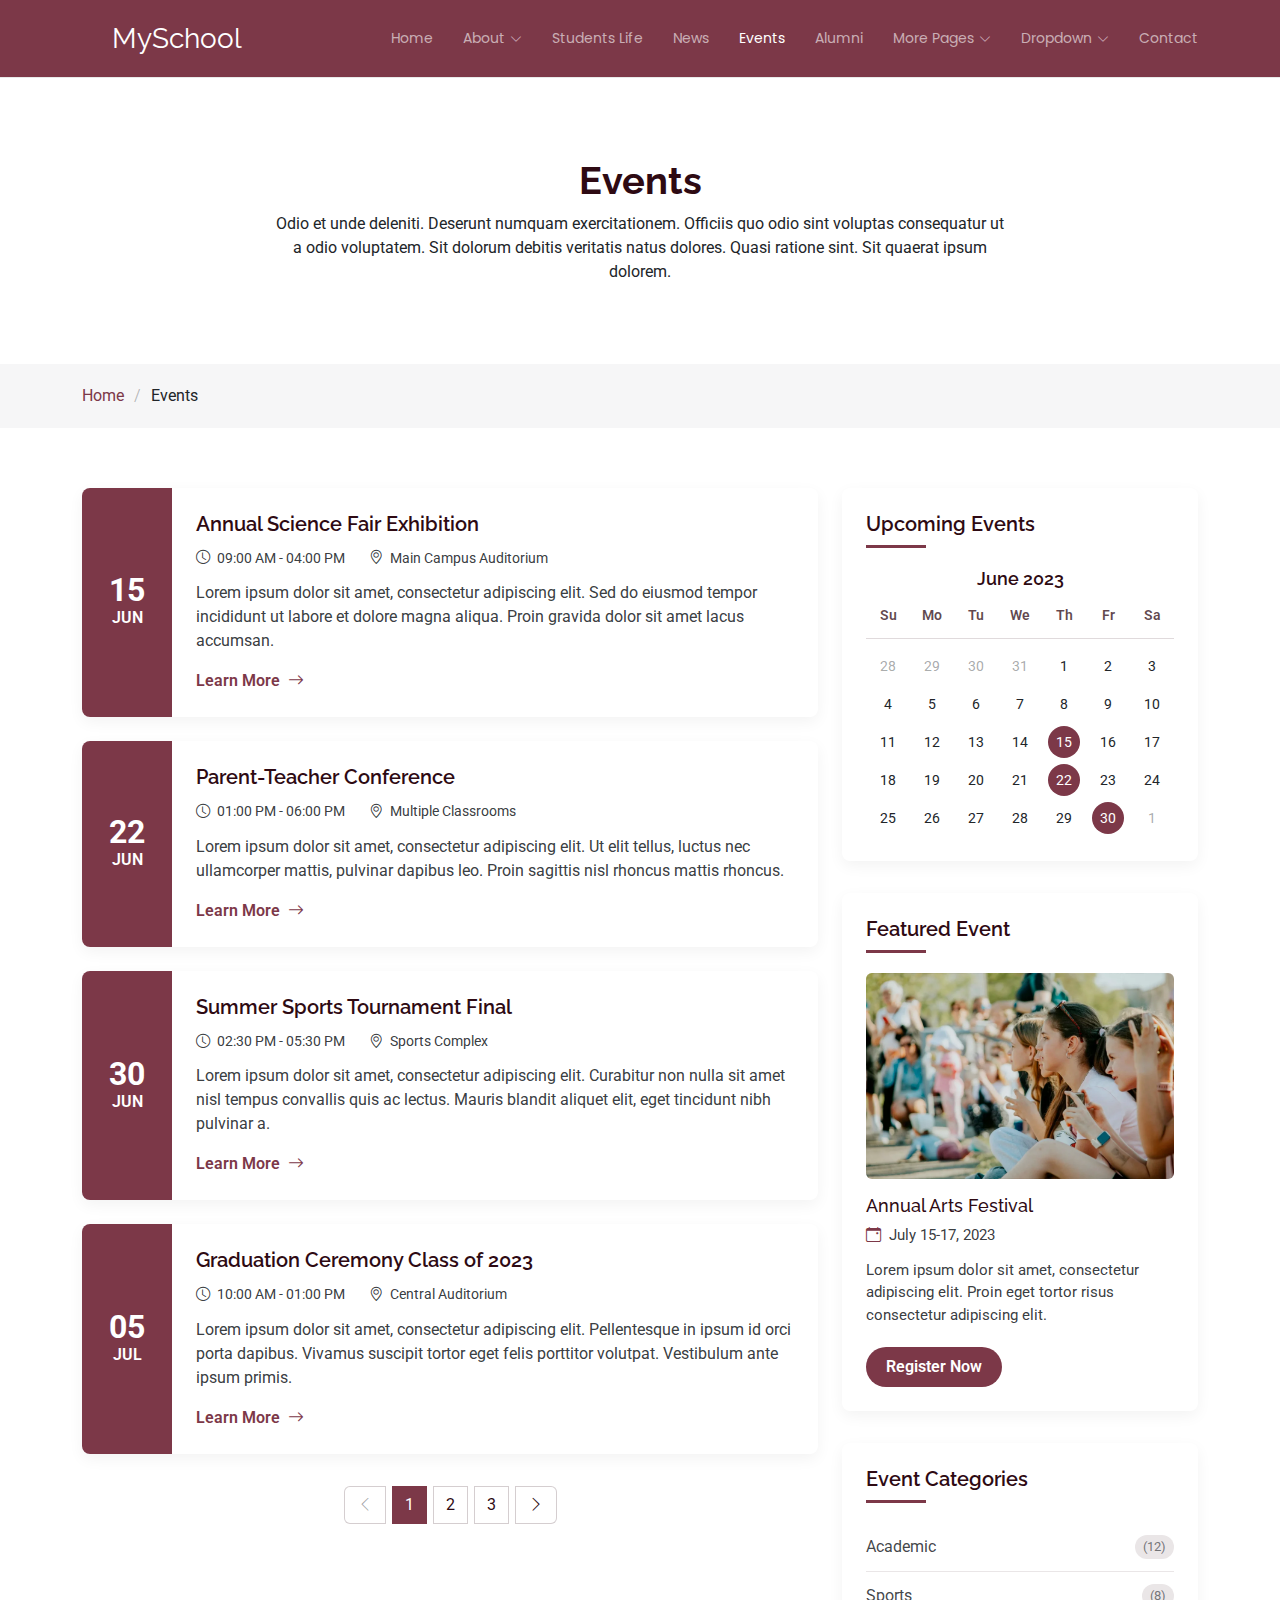
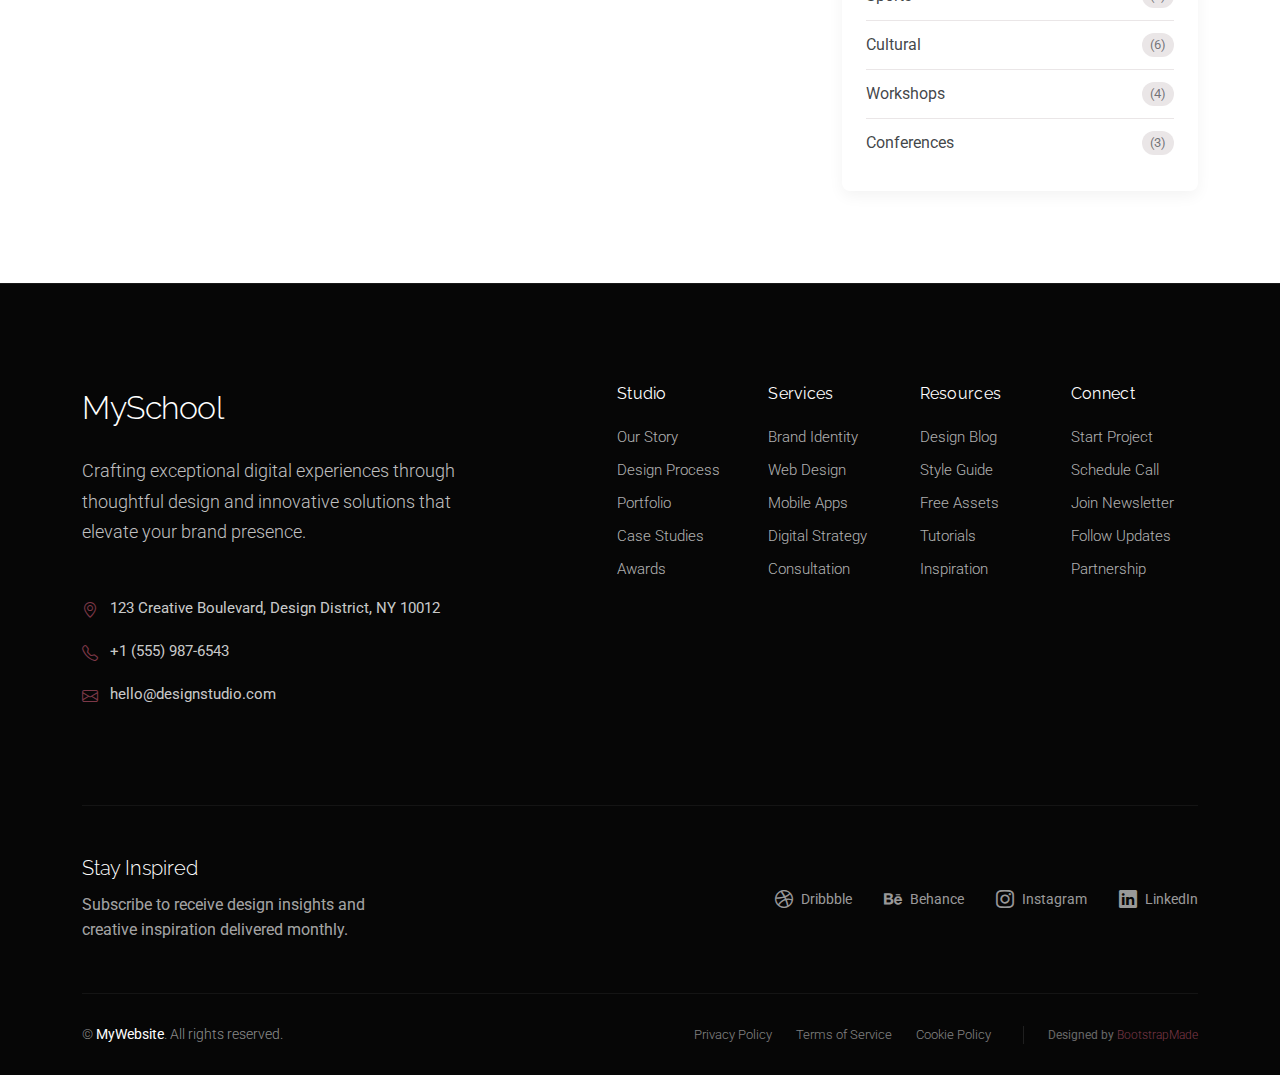
<file: MySchool/events.html>
<!DOCTYPE html>
<html lang="en">

<head>
  <meta charset="utf-8">
  <meta content="width=device-width, initial-scale=1.0" name="viewport">
  <title>Events - MySchool Bootstrap Template</title>
  <meta name="description" content="">
  <meta name="keywords" content="">

  <!-- Favicons -->
  <link href="assets/img/favicon.png" rel="icon">
  <link href="assets/img/apple-touch-icon.png" rel="apple-touch-icon">

  <!-- Fonts -->
  <link href="https://fonts.googleapis.com" rel="preconnect">
  <link href="https://fonts.gstatic.com" rel="preconnect" crossorigin>
  <link href="https://fonts.googleapis.com/css2?family=Roboto:ital,wght@0,100;0,300;0,400;0,500;0,700;0,900;1,100;1,300;1,400;1,500;1,700;1,900&family=Poppins:ital,wght@0,100;0,200;0,300;0,400;0,500;0,600;0,700;0,800;0,900;1,100;1,200;1,300;1,400;1,500;1,600;1,700;1,800;1,900&family=Raleway:ital,wght@0,100;0,200;0,300;0,400;0,500;0,600;0,700;0,800;0,900;1,100;1,200;1,300;1,400;1,500;1,600;1,700;1,800;1,900&display=swap" rel="stylesheet">

  <!-- Vendor CSS Files -->
  <link href="assets/vendor/bootstrap/css/bootstrap.min.css" rel="stylesheet">
  <link href="assets/vendor/bootstrap-icons/bootstrap-icons.css" rel="stylesheet">
  <link href="assets/vendor/swiper/swiper-bundle.min.css" rel="stylesheet">
  <link href="assets/vendor/glightbox/css/glightbox.min.css" rel="stylesheet">

  <!-- Main CSS File -->
  <link href="assets/css/main.css" rel="stylesheet">

  <!-- =======================================================
  * Template Name: MySchool
  * Template URL: https://bootstrapmade.com/myschool-bootstrap-school-template/
  * Updated: Jul 28 2025 with Bootstrap v5.3.7
  * Author: BootstrapMade.com
  * License: https://bootstrapmade.com/license/
  ======================================================== -->
</head>

<body class="events-page">

  <header id="header" class="header d-flex align-items-center sticky-top">
    <div class="container-fluid container-xl position-relative d-flex align-items-center justify-content-between">

      <a href="index.html" class="logo d-flex align-items-center">
        <!-- Uncomment the line below if you also wish to use an image logo -->
        <!-- <img src="assets/img/logo.webp" alt=""> -->
        <i class="bi bi-buildings"></i>
        <h1 class="sitename">MySchool</h1>
      </a>

      <nav id="navmenu" class="navmenu">
        <ul>
          <li><a href="index.html">Home</a></li>
          <li class="dropdown"><a href="about.html"><span>About</span> <i class="bi bi-chevron-down toggle-dropdown"></i></a>
            <ul>
              <li><a href="about.html">About Us</a></li>
              <li><a href="admissions.html">Admissions</a></li>
              <li><a href="academics.html">Academics</a></li>
              <li><a href="faculty-staff.html">Faculty &amp; Staff</a></li>
              <li><a href="campus-facilities.html">Campus &amp; Facilities</a></li>
            </ul>
          </li>

          <li><a href="students-life.html">Students Life</a></li>
          <li><a href="news.html">News</a></li>
          <li><a href="events.html" class="active">Events</a></li>
          <li><a href="alumni.html">Alumni</a></li>
          <li class="dropdown"><a href="#"><span>More Pages</span> <i class="bi bi-chevron-down toggle-dropdown"></i></a>
            <ul>
              <li><a href="news-details.html">News Details</a></li>
              <li><a href="event-details.html">Event Details</a></li>
              <li><a href="privacy.html">Privacy</a></li>
              <li><a href="terms-of-service.html">Terms of Service</a></li>
              <li><a href="404.html">Error 404</a></li>
              <li><a href="starter-page.html">Starter Page</a></li>
            </ul>
          </li>

          <li class="dropdown"><a href="#"><span>Dropdown</span> <i class="bi bi-chevron-down toggle-dropdown"></i></a>
            <ul>
              <li><a href="#">Dropdown 1</a></li>
              <li class="dropdown"><a href="#"><span>Deep Dropdown</span> <i class="bi bi-chevron-down toggle-dropdown"></i></a>
                <ul>
                  <li><a href="#">Deep Dropdown 1</a></li>
                  <li><a href="#">Deep Dropdown 2</a></li>
                  <li><a href="#">Deep Dropdown 3</a></li>
                  <li><a href="#">Deep Dropdown 4</a></li>
                  <li><a href="#">Deep Dropdown 5</a></li>
                </ul>
              </li>
              <li><a href="#">Dropdown 2</a></li>
              <li><a href="#">Dropdown 3</a></li>
              <li><a href="#">Dropdown 4</a></li>
            </ul>
          </li>
          <li><a href="contact.html">Contact</a></li>
        </ul>
        <i class="mobile-nav-toggle d-xl-none bi bi-list"></i>
      </nav>

    </div>
  </header>

  <main class="main">

    <!-- Page Title -->
    <div class="page-title">
      <div class="heading">
        <div class="container">
          <div class="row d-flex justify-content-center text-center">
            <div class="col-lg-8">
              <h1 class="heading-title">Events</h1>
              <p class="mb-0">
                Odio et unde deleniti. Deserunt numquam exercitationem. Officiis quo
                odio sint voluptas consequatur ut a odio voluptatem. Sit dolorum
                debitis veritatis natus dolores. Quasi ratione sint. Sit quaerat
                ipsum dolorem.
              </p>
            </div>
          </div>
        </div>
      </div>
      <nav class="breadcrumbs">
        <div class="container">
          <ol>
            <li><a href="index.html">Home</a></li>
            <li class="current">Events</li>
          </ol>
        </div>
      </nav>
    </div><!-- End Page Title -->

    <!-- Events 2 Section -->
    <section id="events-2" class="events-2 section">

      <div class="container">

        <div class="row g-4">
          <div class="col-lg-8">
            <div class="events-list">
              <div class="event-item">
                <div class="event-date">
                  <span class="day">15</span>
                  <span class="month">JUN</span>
                </div>
                <div class="event-content">
                  <h3>Annual Science Fair Exhibition</h3>
                  <div class="event-meta">
                    <p><i class="bi bi-clock"></i> 09:00 AM - 04:00 PM</p>
                    <p><i class="bi bi-geo-alt"></i> Main Campus Auditorium</p>
                  </div>
                  <p>Lorem ipsum dolor sit amet, consectetur adipiscing elit. Sed do eiusmod tempor incididunt ut labore et dolore magna aliqua. Proin gravida dolor sit amet lacus accumsan.</p>
                  <a href="#" class="btn-event">Learn More <i class="bi bi-arrow-right"></i></a>
                </div>
              </div><!-- End Event Item -->

              <div class="event-item">
                <div class="event-date">
                  <span class="day">22</span>
                  <span class="month">JUN</span>
                </div>
                <div class="event-content">
                  <h3>Parent-Teacher Conference</h3>
                  <div class="event-meta">
                    <p><i class="bi bi-clock"></i> 01:00 PM - 06:00 PM</p>
                    <p><i class="bi bi-geo-alt"></i> Multiple Classrooms</p>
                  </div>
                  <p>Lorem ipsum dolor sit amet, consectetur adipiscing elit. Ut elit tellus, luctus nec ullamcorper mattis, pulvinar dapibus leo. Proin sagittis nisl rhoncus mattis rhoncus.</p>
                  <a href="#" class="btn-event">Learn More <i class="bi bi-arrow-right"></i></a>
                </div>
              </div><!-- End Event Item -->

              <div class="event-item">
                <div class="event-date">
                  <span class="day">30</span>
                  <span class="month">JUN</span>
                </div>
                <div class="event-content">
                  <h3>Summer Sports Tournament Final</h3>
                  <div class="event-meta">
                    <p><i class="bi bi-clock"></i> 02:30 PM - 05:30 PM</p>
                    <p><i class="bi bi-geo-alt"></i> Sports Complex</p>
                  </div>
                  <p>Lorem ipsum dolor sit amet, consectetur adipiscing elit. Curabitur non nulla sit amet nisl tempus convallis quis ac lectus. Mauris blandit aliquet elit, eget tincidunt nibh pulvinar a.</p>
                  <a href="#" class="btn-event">Learn More <i class="bi bi-arrow-right"></i></a>
                </div>
              </div><!-- End Event Item -->

              <div class="event-item">
                <div class="event-date">
                  <span class="day">05</span>
                  <span class="month">JUL</span>
                </div>
                <div class="event-content">
                  <h3>Graduation Ceremony Class of 2023</h3>
                  <div class="event-meta">
                    <p><i class="bi bi-clock"></i> 10:00 AM - 01:00 PM</p>
                    <p><i class="bi bi-geo-alt"></i> Central Auditorium</p>
                  </div>
                  <p>Lorem ipsum dolor sit amet, consectetur adipiscing elit. Pellentesque in ipsum id orci porta dapibus. Vivamus suscipit tortor eget felis porttitor volutpat. Vestibulum ante ipsum primis.</p>
                  <a href="#" class="btn-event">Learn More <i class="bi bi-arrow-right"></i></a>
                </div>
              </div><!-- End Event Item -->
            </div>

            <div class="pagination-wrapper">
              <ul class="pagination justify-content-center">
                <li class="page-item disabled"><a class="page-link" href="#" tabindex="-1"><i class="bi bi-chevron-left"></i></a></li>
                <li class="page-item active"><a class="page-link" href="#">1</a></li>
                <li class="page-item"><a class="page-link" href="#">2</a></li>
                <li class="page-item"><a class="page-link" href="#">3</a></li>
                <li class="page-item"><a class="page-link" href="#"><i class="bi bi-chevron-right"></i></a></li>
              </ul>
            </div>
          </div>

          <div class="col-lg-4">
            <div class="sidebar">
              <div class="sidebar-item">
                <h3 class="sidebar-title">Upcoming Events</h3>
                <div class="event-calendar">
                  <div class="calendar-header">
                    <h4>June 2023</h4>
                  </div>
                  <div class="calendar-body">
                    <div class="weekdays">
                      <div>Su</div>
                      <div>Mo</div>
                      <div>Tu</div>
                      <div>We</div>
                      <div>Th</div>
                      <div>Fr</div>
                      <div>Sa</div>
                    </div>
                    <div class="days">
                      <div class="day other-month">28</div>
                      <div class="day other-month">29</div>
                      <div class="day other-month">30</div>
                      <div class="day other-month">31</div>
                      <div class="day">1</div>
                      <div class="day">2</div>
                      <div class="day">3</div>
                      <div class="day">4</div>
                      <div class="day">5</div>
                      <div class="day">6</div>
                      <div class="day">7</div>
                      <div class="day">8</div>
                      <div class="day">9</div>
                      <div class="day">10</div>
                      <div class="day">11</div>
                      <div class="day">12</div>
                      <div class="day">13</div>
                      <div class="day">14</div>
                      <div class="day has-event">15</div>
                      <div class="day">16</div>
                      <div class="day">17</div>
                      <div class="day">18</div>
                      <div class="day">19</div>
                      <div class="day">20</div>
                      <div class="day">21</div>
                      <div class="day has-event">22</div>
                      <div class="day">23</div>
                      <div class="day">24</div>
                      <div class="day">25</div>
                      <div class="day">26</div>
                      <div class="day">27</div>
                      <div class="day">28</div>
                      <div class="day">29</div>
                      <div class="day has-event">30</div>
                      <div class="day other-month">1</div>
                    </div>
                  </div>
                </div>
              </div>

              <div class="sidebar-item featured-event">
                <h3 class="sidebar-title">Featured Event</h3>
                <div class="featured-event-content">
                  <img src="assets/img/education/events-5.webp" alt="Featured Event" class="img-fluid">
                  <h4>Annual Arts Festival</h4>
                  <p><i class="bi bi-calendar-event"></i> July 15-17, 2023</p>
                  <p>Lorem ipsum dolor sit amet, consectetur adipiscing elit. Proin eget tortor risus consectetur adipiscing elit.</p>
                  <a href="#" class="btn-register">Register Now</a>
                </div>
              </div>

              <div class="sidebar-item">
                <h3 class="sidebar-title">Event Categories</h3>
                <div class="categories">
                  <ul>
                    <li><a href="#">Academic <span>(12)</span></a></li>
                    <li><a href="#">Sports <span>(8)</span></a></li>
                    <li><a href="#">Cultural <span>(6)</span></a></li>
                    <li><a href="#">Workshops <span>(4)</span></a></li>
                    <li><a href="#">Conferences <span>(3)</span></a></li>
                  </ul>
                </div>
              </div>
            </div>
          </div>
        </div>

      </div>

    </section><!-- /Events 2 Section -->

  </main>

  <footer id="footer" class="footer-16 footer position-relative dark-background">

    <div class="container">

      <div class="footer-main">
        <div class="row align-items-start">

          <div class="col-lg-5">
            <div class="brand-section">
              <a href="index.html" class="logo d-flex align-items-center mb-4">
                <span class="sitename">MySchool</span>
              </a>
              <p class="brand-description">Crafting exceptional digital experiences through thoughtful design and innovative solutions that elevate your brand presence.</p>

              <div class="contact-info mt-5">
                <div class="contact-item">
                  <i class="bi bi-geo-alt"></i>
                  <span>123 Creative Boulevard, Design District, NY 10012</span>
                </div>
                <div class="contact-item">
                  <i class="bi bi-telephone"></i>
                  <span>+1 (555) 987-6543</span>
                </div>
                <div class="contact-item">
                  <i class="bi bi-envelope"></i>
                  <span>hello@designstudio.com</span>
                </div>
              </div>
            </div>
          </div>

          <div class="col-lg-7">
            <div class="footer-nav-wrapper">
              <div class="row">

                <div class="col-6 col-lg-3">
                  <div class="nav-column">
                    <h6>Studio</h6>
                    <nav class="footer-nav">
                      <a href="#">Our Story</a>
                      <a href="#">Design Process</a>
                      <a href="#">Portfolio</a>
                      <a href="#">Case Studies</a>
                      <a href="#">Awards</a>
                    </nav>
                  </div>
                </div>

                <div class="col-6 col-lg-3">
                  <div class="nav-column">
                    <h6>Services</h6>
                    <nav class="footer-nav">
                      <a href="#">Brand Identity</a>
                      <a href="#">Web Design</a>
                      <a href="#">Mobile Apps</a>
                      <a href="#">Digital Strategy</a>
                      <a href="#">Consultation</a>
                    </nav>
                  </div>
                </div>

                <div class="col-6 col-lg-3">
                  <div class="nav-column">
                    <h6>Resources</h6>
                    <nav class="footer-nav">
                      <a href="#">Design Blog</a>
                      <a href="#">Style Guide</a>
                      <a href="#">Free Assets</a>
                      <a href="#">Tutorials</a>
                      <a href="#">Inspiration</a>
                    </nav>
                  </div>
                </div>

                <div class="col-6 col-lg-3">
                  <div class="nav-column">
                    <h6>Connect</h6>
                    <nav class="footer-nav">
                      <a href="#">Start Project</a>
                      <a href="#">Schedule Call</a>
                      <a href="#">Join Newsletter</a>
                      <a href="#">Follow Updates</a>
                      <a href="#">Partnership</a>
                    </nav>
                  </div>
                </div>

              </div>
            </div>
          </div>

        </div>
      </div>

      <div class="footer-social">
        <div class="row align-items-center">

          <div class="col-lg-6">
            <div class="newsletter-section">
              <h5>Stay Inspired</h5>
              <p>Subscribe to receive design insights and creative inspiration delivered monthly.</p>
            </div>
          </div>

          <div class="col-lg-6">
            <div class="social-section">
              <div class="social-links">
                <a href="#" aria-label="Dribbble" class="social-link">
                  <i class="bi bi-dribbble"></i>
                  <span>Dribbble</span>
                </a>
                <a href="#" aria-label="Behance" class="social-link">
                  <i class="bi bi-behance"></i>
                  <span>Behance</span>
                </a>
                <a href="#" aria-label="Instagram" class="social-link">
                  <i class="bi bi-instagram"></i>
                  <span>Instagram</span>
                </a>
                <a href="#" aria-label="LinkedIn" class="social-link">
                  <i class="bi bi-linkedin"></i>
                  <span>LinkedIn</span>
                </a>
              </div>
            </div>
          </div>

        </div>
      </div>

    </div>

    <div class="footer-bottom">
      <div class="container">
        <div class="bottom-content">
          <div class="row align-items-center">

            <div class="col-lg-6">
              <div class="copyright">
                <p>© <span class="sitename">MyWebsite</span>. All rights reserved.</p>
              </div>
            </div>

            <div class="col-lg-6">
              <div class="legal-links">
                <a href="#">Privacy Policy</a>
                <a href="#">Terms of Service</a>
                <a href="#">Cookie Policy</a>
                <div class="credits">
                  <!-- All the links in the footer should remain intact. -->
                  <!-- You can delete the links only if you've purchased the pro version. -->
                  <!-- Licensing information: https://bootstrapmade.com/license/ -->
                  <!-- Purchase the pro version with working PHP/AJAX contact form: [buy-url] -->
                  Designed by <a href="https://bootstrapmade.com/">BootstrapMade</a>
                </div>
              </div>
            </div>

          </div>
        </div>
      </div>
    </div>

  </footer>

  <!-- Scroll Top -->
  <a href="#" id="scroll-top" class="scroll-top d-flex align-items-center justify-content-center"><i class="bi bi-arrow-up-short"></i></a>

  <!-- Preloader -->
  <div id="preloader"></div>

  <!-- Vendor JS Files -->
  <script src="assets/vendor/bootstrap/js/bootstrap.bundle.min.js"></script>
  <script src="assets/vendor/php-email-form/validate.js"></script>
  <script src="assets/vendor/swiper/swiper-bundle.min.js"></script>
  <script src="assets/vendor/purecounter/purecounter_vanilla.js"></script>
  <script src="assets/vendor/glightbox/js/glightbox.min.js"></script>

  <!-- Main JS File -->
  <script src="assets/js/main.js"></script>

</body>

</html>
</file>
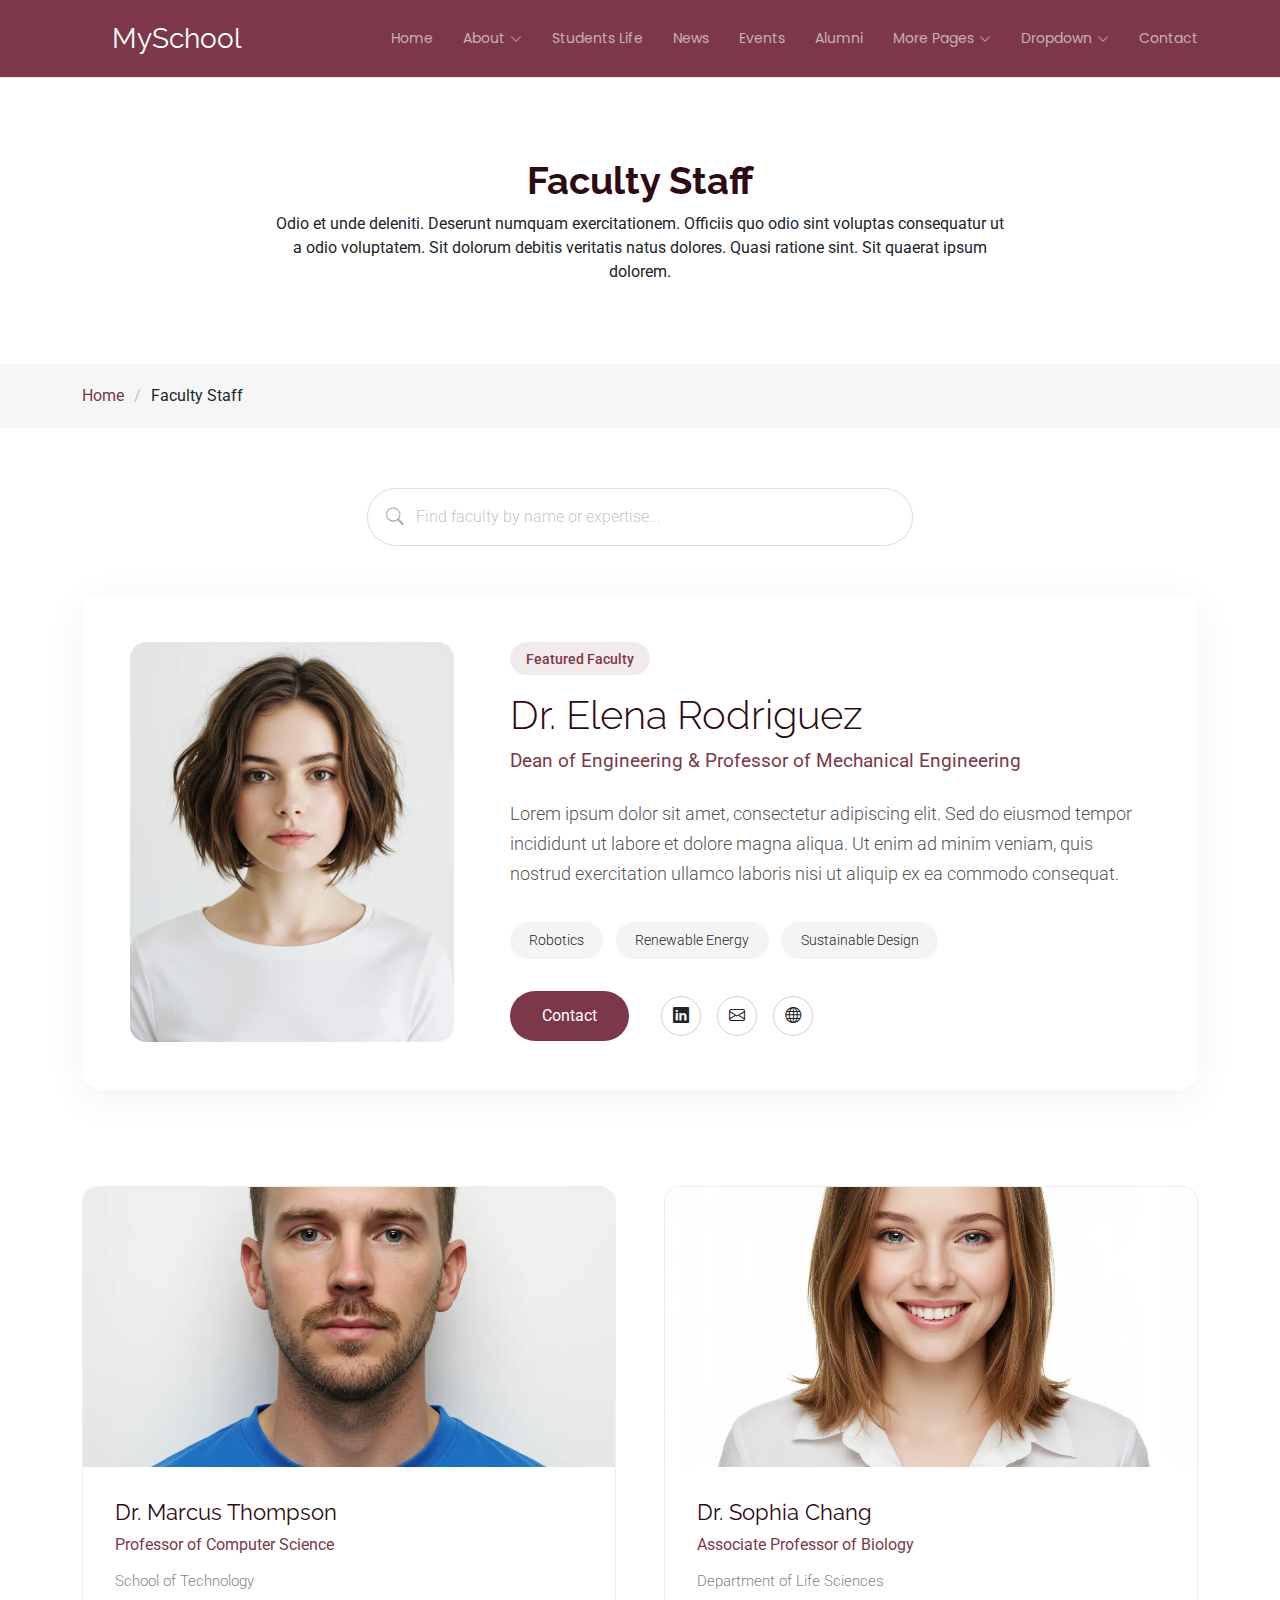
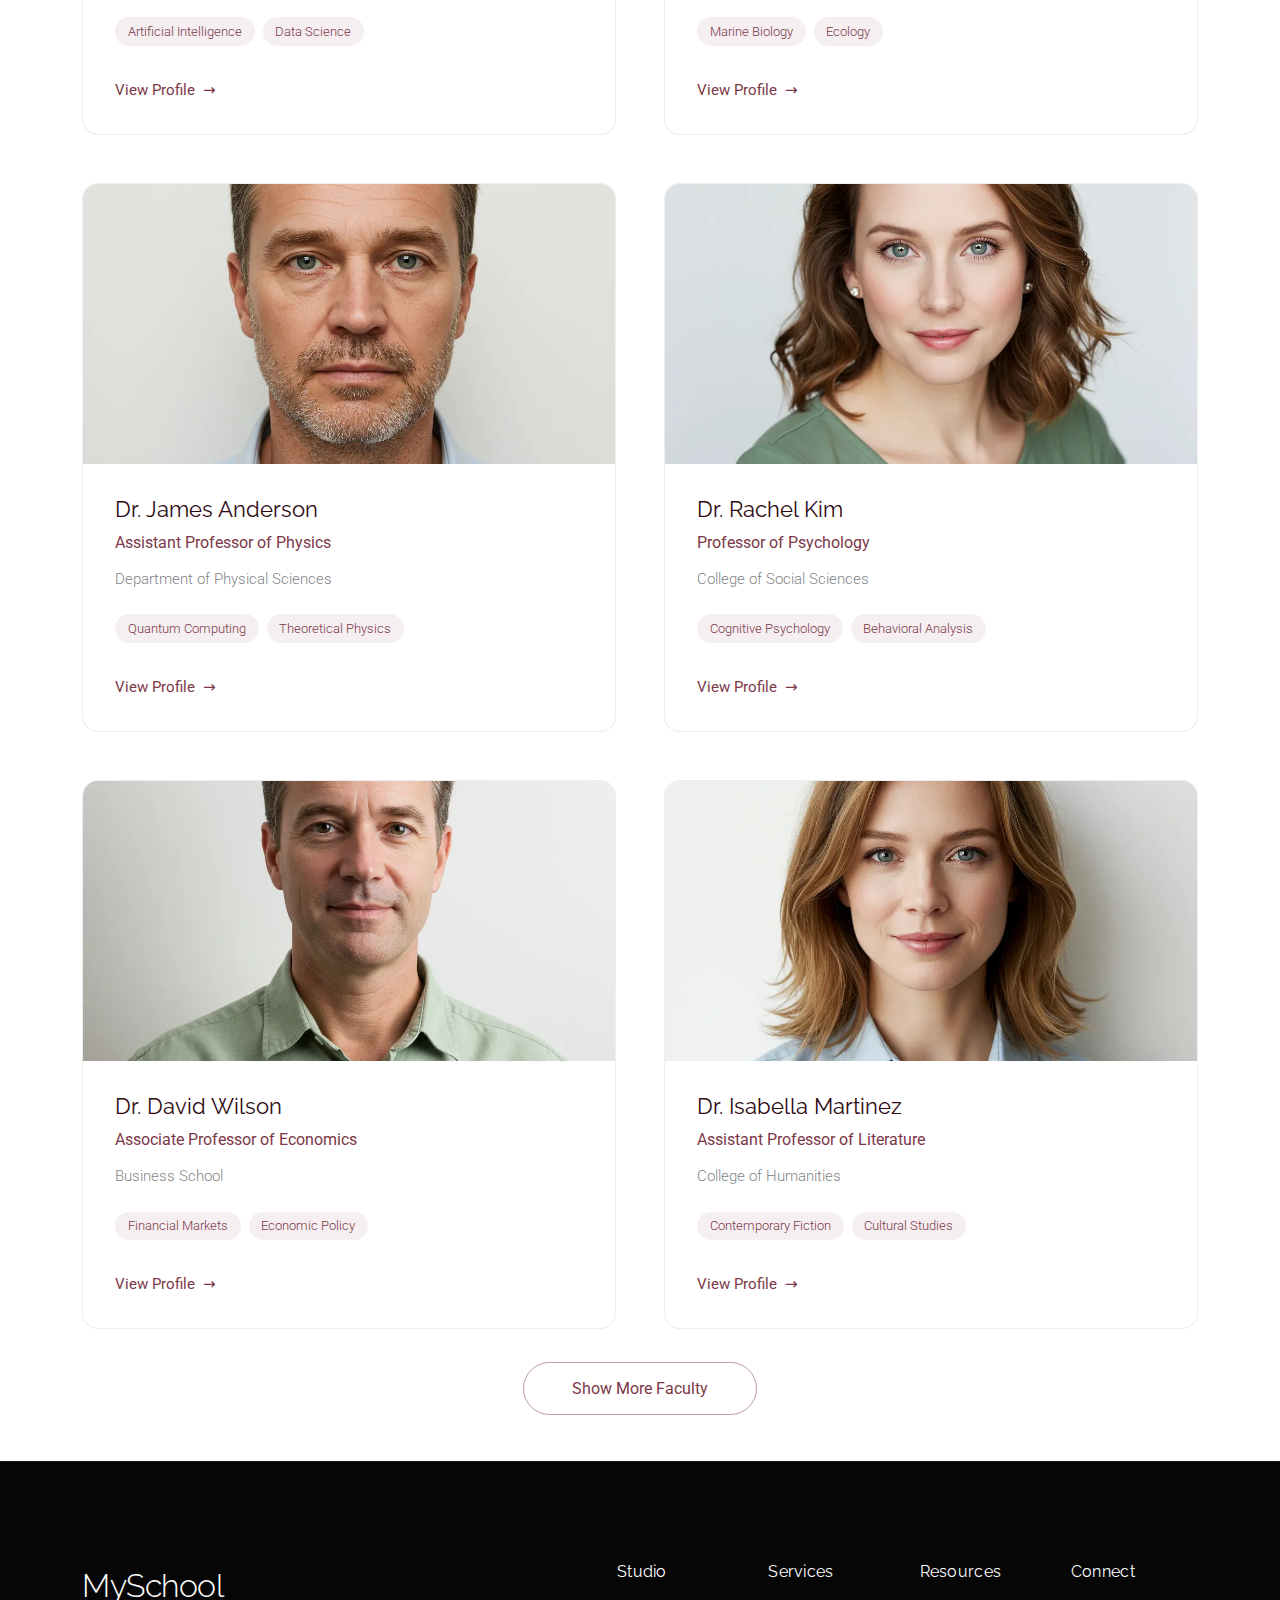
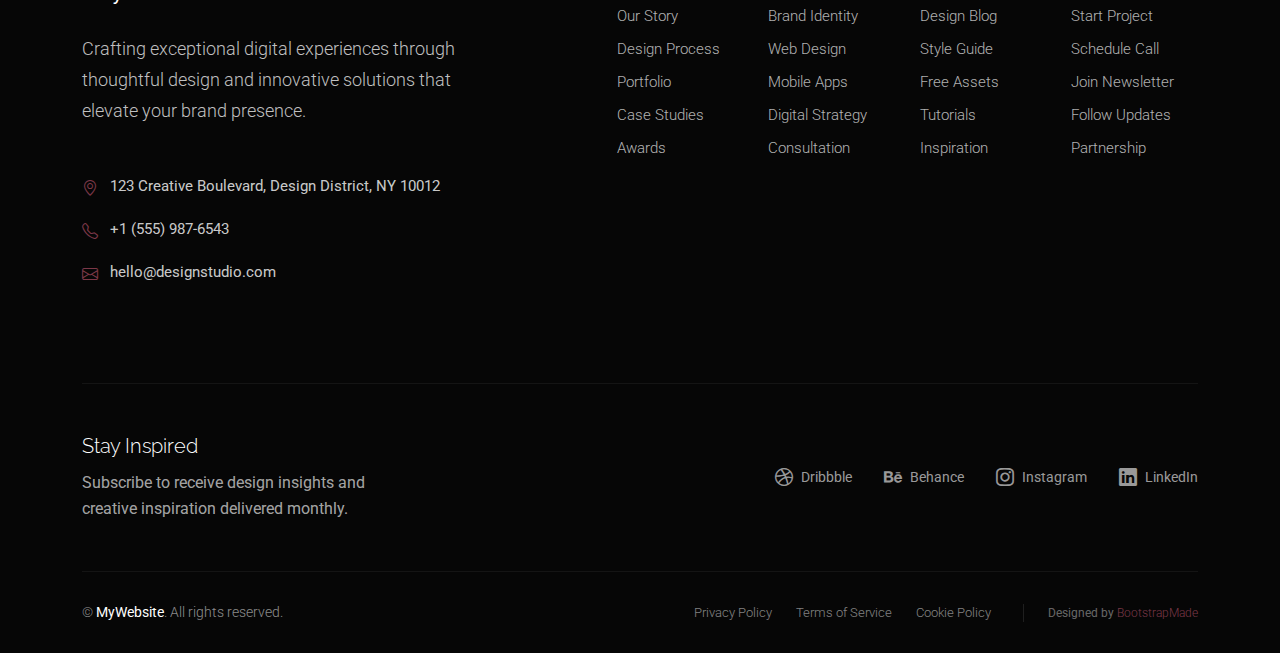
<file: MySchool/faculty-staff.html>
<!DOCTYPE html>
<html lang="en">

<head>
  <meta charset="utf-8">
  <meta content="width=device-width, initial-scale=1.0" name="viewport">
  <title>Faculty Staff - MySchool Bootstrap Template</title>
  <meta name="description" content="">
  <meta name="keywords" content="">

  <!-- Favicons -->
  <link href="assets/img/favicon.png" rel="icon">
  <link href="assets/img/apple-touch-icon.png" rel="apple-touch-icon">

  <!-- Fonts -->
  <link href="https://fonts.googleapis.com" rel="preconnect">
  <link href="https://fonts.gstatic.com" rel="preconnect" crossorigin>
  <link href="https://fonts.googleapis.com/css2?family=Roboto:ital,wght@0,100;0,300;0,400;0,500;0,700;0,900;1,100;1,300;1,400;1,500;1,700;1,900&family=Poppins:ital,wght@0,100;0,200;0,300;0,400;0,500;0,600;0,700;0,800;0,900;1,100;1,200;1,300;1,400;1,500;1,600;1,700;1,800;1,900&family=Raleway:ital,wght@0,100;0,200;0,300;0,400;0,500;0,600;0,700;0,800;0,900;1,100;1,200;1,300;1,400;1,500;1,600;1,700;1,800;1,900&display=swap" rel="stylesheet">

  <!-- Vendor CSS Files -->
  <link href="assets/vendor/bootstrap/css/bootstrap.min.css" rel="stylesheet">
  <link href="assets/vendor/bootstrap-icons/bootstrap-icons.css" rel="stylesheet">
  <link href="assets/vendor/swiper/swiper-bundle.min.css" rel="stylesheet">
  <link href="assets/vendor/glightbox/css/glightbox.min.css" rel="stylesheet">

  <!-- Main CSS File -->
  <link href="assets/css/main.css" rel="stylesheet">

  <!-- =======================================================
  * Template Name: MySchool
  * Template URL: https://bootstrapmade.com/myschool-bootstrap-school-template/
  * Updated: Jul 28 2025 with Bootstrap v5.3.7
  * Author: BootstrapMade.com
  * License: https://bootstrapmade.com/license/
  ======================================================== -->
</head>

<body class="faculty-staff-page">

  <header id="header" class="header d-flex align-items-center sticky-top">
    <div class="container-fluid container-xl position-relative d-flex align-items-center justify-content-between">

      <a href="index.html" class="logo d-flex align-items-center">
        <!-- Uncomment the line below if you also wish to use an image logo -->
        <!-- <img src="assets/img/logo.webp" alt=""> -->
        <i class="bi bi-buildings"></i>
        <h1 class="sitename">MySchool</h1>
      </a>

      <nav id="navmenu" class="navmenu">
        <ul>
          <li><a href="index.html">Home</a></li>
          <li class="dropdown"><a href="about.html"><span>About</span> <i class="bi bi-chevron-down toggle-dropdown"></i></a>
            <ul>
              <li><a href="about.html">About Us</a></li>
              <li><a href="admissions.html">Admissions</a></li>
              <li><a href="academics.html">Academics</a></li>
              <li><a href="faculty-staff.html" class="active">Faculty &amp; Staff</a></li>
              <li><a href="campus-facilities.html">Campus &amp; Facilities</a></li>
            </ul>
          </li>

          <li><a href="students-life.html">Students Life</a></li>
          <li><a href="news.html">News</a></li>
          <li><a href="events.html">Events</a></li>
          <li><a href="alumni.html">Alumni</a></li>
          <li class="dropdown"><a href="#"><span>More Pages</span> <i class="bi bi-chevron-down toggle-dropdown"></i></a>
            <ul>
              <li><a href="news-details.html">News Details</a></li>
              <li><a href="event-details.html">Event Details</a></li>
              <li><a href="privacy.html">Privacy</a></li>
              <li><a href="terms-of-service.html">Terms of Service</a></li>
              <li><a href="404.html">Error 404</a></li>
              <li><a href="starter-page.html">Starter Page</a></li>
            </ul>
          </li>

          <li class="dropdown"><a href="#"><span>Dropdown</span> <i class="bi bi-chevron-down toggle-dropdown"></i></a>
            <ul>
              <li><a href="#">Dropdown 1</a></li>
              <li class="dropdown"><a href="#"><span>Deep Dropdown</span> <i class="bi bi-chevron-down toggle-dropdown"></i></a>
                <ul>
                  <li><a href="#">Deep Dropdown 1</a></li>
                  <li><a href="#">Deep Dropdown 2</a></li>
                  <li><a href="#">Deep Dropdown 3</a></li>
                  <li><a href="#">Deep Dropdown 4</a></li>
                  <li><a href="#">Deep Dropdown 5</a></li>
                </ul>
              </li>
              <li><a href="#">Dropdown 2</a></li>
              <li><a href="#">Dropdown 3</a></li>
              <li><a href="#">Dropdown 4</a></li>
            </ul>
          </li>
          <li><a href="contact.html">Contact</a></li>
        </ul>
        <i class="mobile-nav-toggle d-xl-none bi bi-list"></i>
      </nav>

    </div>
  </header>

  <main class="main">

    <!-- Page Title -->
    <div class="page-title">
      <div class="heading">
        <div class="container">
          <div class="row d-flex justify-content-center text-center">
            <div class="col-lg-8">
              <h1 class="heading-title">Faculty Staff</h1>
              <p class="mb-0">
                Odio et unde deleniti. Deserunt numquam exercitationem. Officiis quo
                odio sint voluptas consequatur ut a odio voluptatem. Sit dolorum
                debitis veritatis natus dolores. Quasi ratione sint. Sit quaerat
                ipsum dolorem.
              </p>
            </div>
          </div>
        </div>
      </div>
      <nav class="breadcrumbs">
        <div class="container">
          <ol>
            <li><a href="index.html">Home</a></li>
            <li class="current">Faculty Staff</li>
          </ol>
        </div>
      </nav>
    </div><!-- End Page Title -->

    <!-- Faculty  Staff Section -->
    <section id="faculty--staff" class="faculty--staff section">

      <div class="container">

        <div class="row justify-content-center mb-5">
          <div class="col-lg-6">
            <div class="faculty-search-bar">
              <div class="search-input-wrapper">
                <i class="bi bi-search search-icon"></i>
                <input type="text" class="search-input" placeholder="Find faculty by name or expertise...">
              </div>
            </div>
          </div>
        </div>

        <div class="faculty-showcase">
          <div class="row g-5">
            <!-- Featured Faculty Member -->
            <div class="col-12 mb-5">
              <div class="featured-faculty">
                <div class="row align-items-center">
                  <div class="col-lg-4">
                    <div class="featured-image">
                      <img src="assets/img/person/person-f-2.webp" class="img-fluid" alt="Featured Faculty">
                    </div>
                  </div>
                  <div class="col-lg-8">
                    <div class="featured-content">
                      <div class="faculty-badge">Featured Faculty</div>
                      <h2>Dr. Elena Rodriguez</h2>
                      <p class="title">Dean of Engineering &amp; Professor of Mechanical Engineering</p>
                      <p class="biography">Lorem ipsum dolor sit amet, consectetur adipiscing elit. Sed do eiusmod tempor incididunt ut labore et dolore magna aliqua. Ut enim ad minim veniam, quis nostrud exercitation ullamco laboris nisi ut aliquip ex ea commodo consequat.</p>
                      <div class="expertise-areas">
                        <span>Robotics</span>
                        <span>Renewable Energy</span>
                        <span>Sustainable Design</span>
                      </div>
                      <div class="contact-actions">
                        <a href="#" class="contact-btn">Contact</a>
                        <div class="social-links">
                          <a href="#"><i class="bi bi-linkedin"></i></a>
                          <a href="#"><i class="bi bi-envelope"></i></a>
                          <a href="#"><i class="bi bi-globe"></i></a>
                        </div>
                      </div>
                    </div>
                  </div>
                </div>
              </div>
            </div>

            <!-- Faculty List -->
            <div class="col-lg-6">
              <div class="faculty-profile">
                <div class="profile-image">
                  <img src="assets/img/person/person-m-9.webp" class="img-fluid" alt="Faculty">
                </div>
                <div class="profile-content">
                  <h3>Dr. Marcus Thompson</h3>
                  <p class="position">Professor of Computer Science</p>
                  <div class="department-info">School of Technology</div>
                  <div class="research-focus">
                    <span>Artificial Intelligence</span>
                    <span>Data Science</span>
                  </div>
                </div>
                <div class="profile-actions">
                  <a href="#" class="view-profile">View Profile</a>
                </div>
              </div>
            </div>

            <div class="col-lg-6">
              <div class="faculty-profile">
                <div class="profile-image">
                  <img src="assets/img/person/person-f-7.webp" class="img-fluid" alt="Faculty">
                </div>
                <div class="profile-content">
                  <h3>Dr. Sophia Chang</h3>
                  <p class="position">Associate Professor of Biology</p>
                  <div class="department-info">Department of Life Sciences</div>
                  <div class="research-focus">
                    <span>Marine Biology</span>
                    <span>Ecology</span>
                  </div>
                </div>
                <div class="profile-actions">
                  <a href="#" class="view-profile">View Profile</a>
                </div>
              </div>
            </div>

            <div class="col-lg-6">
              <div class="faculty-profile">
                <div class="profile-image">
                  <img src="assets/img/person/person-m-14.webp" class="img-fluid" alt="Faculty">
                </div>
                <div class="profile-content">
                  <h3>Dr. James Anderson</h3>
                  <p class="position">Assistant Professor of Physics</p>
                  <div class="department-info">Department of Physical Sciences</div>
                  <div class="research-focus">
                    <span>Quantum Computing</span>
                    <span>Theoretical Physics</span>
                  </div>
                </div>
                <div class="profile-actions">
                  <a href="#" class="view-profile">View Profile</a>
                </div>
              </div>
            </div>

            <div class="col-lg-6">
              <div class="faculty-profile">
                <div class="profile-image">
                  <img src="assets/img/person/person-f-11.webp" class="img-fluid" alt="Faculty">
                </div>
                <div class="profile-content">
                  <h3>Dr. Rachel Kim</h3>
                  <p class="position">Professor of Psychology</p>
                  <div class="department-info">College of Social Sciences</div>
                  <div class="research-focus">
                    <span>Cognitive Psychology</span>
                    <span>Behavioral Analysis</span>
                  </div>
                </div>
                <div class="profile-actions">
                  <a href="#" class="view-profile">View Profile</a>
                </div>
              </div>
            </div>

            <div class="col-lg-6">
              <div class="faculty-profile">
                <div class="profile-image">
                  <img src="assets/img/person/person-m-6.webp" class="img-fluid" alt="Faculty">
                </div>
                <div class="profile-content">
                  <h3>Dr. David Wilson</h3>
                  <p class="position">Associate Professor of Economics</p>
                  <div class="department-info">Business School</div>
                  <div class="research-focus">
                    <span>Financial Markets</span>
                    <span>Economic Policy</span>
                  </div>
                </div>
                <div class="profile-actions">
                  <a href="#" class="view-profile">View Profile</a>
                </div>
              </div>
            </div>

            <div class="col-lg-6">
              <div class="faculty-profile">
                <div class="profile-image">
                  <img src="assets/img/person/person-f-13.webp" class="img-fluid" alt="Faculty">
                </div>
                <div class="profile-content">
                  <h3>Dr. Isabella Martinez</h3>
                  <p class="position">Assistant Professor of Literature</p>
                  <div class="department-info">College of Humanities</div>
                  <div class="research-focus">
                    <span>Contemporary Fiction</span>
                    <span>Cultural Studies</span>
                  </div>
                </div>
                <div class="profile-actions">
                  <a href="#" class="view-profile">View Profile</a>
                </div>
              </div>
            </div>
          </div>
        </div>

        <div class="load-more-section text-center mt-5">
          <a href="#" class="load-more-btn">Show More Faculty</a>
        </div>

      </div>

    </section><!-- /Faculty  Staff Section -->

  </main>

  <footer id="footer" class="footer-16 footer position-relative dark-background">

    <div class="container">

      <div class="footer-main">
        <div class="row align-items-start">

          <div class="col-lg-5">
            <div class="brand-section">
              <a href="index.html" class="logo d-flex align-items-center mb-4">
                <span class="sitename">MySchool</span>
              </a>
              <p class="brand-description">Crafting exceptional digital experiences through thoughtful design and innovative solutions that elevate your brand presence.</p>

              <div class="contact-info mt-5">
                <div class="contact-item">
                  <i class="bi bi-geo-alt"></i>
                  <span>123 Creative Boulevard, Design District, NY 10012</span>
                </div>
                <div class="contact-item">
                  <i class="bi bi-telephone"></i>
                  <span>+1 (555) 987-6543</span>
                </div>
                <div class="contact-item">
                  <i class="bi bi-envelope"></i>
                  <span>hello@designstudio.com</span>
                </div>
              </div>
            </div>
          </div>

          <div class="col-lg-7">
            <div class="footer-nav-wrapper">
              <div class="row">

                <div class="col-6 col-lg-3">
                  <div class="nav-column">
                    <h6>Studio</h6>
                    <nav class="footer-nav">
                      <a href="#">Our Story</a>
                      <a href="#">Design Process</a>
                      <a href="#">Portfolio</a>
                      <a href="#">Case Studies</a>
                      <a href="#">Awards</a>
                    </nav>
                  </div>
                </div>

                <div class="col-6 col-lg-3">
                  <div class="nav-column">
                    <h6>Services</h6>
                    <nav class="footer-nav">
                      <a href="#">Brand Identity</a>
                      <a href="#">Web Design</a>
                      <a href="#">Mobile Apps</a>
                      <a href="#">Digital Strategy</a>
                      <a href="#">Consultation</a>
                    </nav>
                  </div>
                </div>

                <div class="col-6 col-lg-3">
                  <div class="nav-column">
                    <h6>Resources</h6>
                    <nav class="footer-nav">
                      <a href="#">Design Blog</a>
                      <a href="#">Style Guide</a>
                      <a href="#">Free Assets</a>
                      <a href="#">Tutorials</a>
                      <a href="#">Inspiration</a>
                    </nav>
                  </div>
                </div>

                <div class="col-6 col-lg-3">
                  <div class="nav-column">
                    <h6>Connect</h6>
                    <nav class="footer-nav">
                      <a href="#">Start Project</a>
                      <a href="#">Schedule Call</a>
                      <a href="#">Join Newsletter</a>
                      <a href="#">Follow Updates</a>
                      <a href="#">Partnership</a>
                    </nav>
                  </div>
                </div>

              </div>
            </div>
          </div>

        </div>
      </div>

      <div class="footer-social">
        <div class="row align-items-center">

          <div class="col-lg-6">
            <div class="newsletter-section">
              <h5>Stay Inspired</h5>
              <p>Subscribe to receive design insights and creative inspiration delivered monthly.</p>
            </div>
          </div>

          <div class="col-lg-6">
            <div class="social-section">
              <div class="social-links">
                <a href="#" aria-label="Dribbble" class="social-link">
                  <i class="bi bi-dribbble"></i>
                  <span>Dribbble</span>
                </a>
                <a href="#" aria-label="Behance" class="social-link">
                  <i class="bi bi-behance"></i>
                  <span>Behance</span>
                </a>
                <a href="#" aria-label="Instagram" class="social-link">
                  <i class="bi bi-instagram"></i>
                  <span>Instagram</span>
                </a>
                <a href="#" aria-label="LinkedIn" class="social-link">
                  <i class="bi bi-linkedin"></i>
                  <span>LinkedIn</span>
                </a>
              </div>
            </div>
          </div>

        </div>
      </div>

    </div>

    <div class="footer-bottom">
      <div class="container">
        <div class="bottom-content">
          <div class="row align-items-center">

            <div class="col-lg-6">
              <div class="copyright">
                <p>© <span class="sitename">MyWebsite</span>. All rights reserved.</p>
              </div>
            </div>

            <div class="col-lg-6">
              <div class="legal-links">
                <a href="#">Privacy Policy</a>
                <a href="#">Terms of Service</a>
                <a href="#">Cookie Policy</a>
                <div class="credits">
                  <!-- All the links in the footer should remain intact. -->
                  <!-- You can delete the links only if you've purchased the pro version. -->
                  <!-- Licensing information: https://bootstrapmade.com/license/ -->
                  <!-- Purchase the pro version with working PHP/AJAX contact form: [buy-url] -->
                  Designed by <a href="https://bootstrapmade.com/">BootstrapMade</a>
                </div>
              </div>
            </div>

          </div>
        </div>
      </div>
    </div>

  </footer>

  <!-- Scroll Top -->
  <a href="#" id="scroll-top" class="scroll-top d-flex align-items-center justify-content-center"><i class="bi bi-arrow-up-short"></i></a>

  <!-- Preloader -->
  <div id="preloader"></div>

  <!-- Vendor JS Files -->
  <script src="assets/vendor/bootstrap/js/bootstrap.bundle.min.js"></script>
  <script src="assets/vendor/php-email-form/validate.js"></script>
  <script src="assets/vendor/swiper/swiper-bundle.min.js"></script>
  <script src="assets/vendor/purecounter/purecounter_vanilla.js"></script>
  <script src="assets/vendor/glightbox/js/glightbox.min.js"></script>

  <!-- Main JS File -->
  <script src="assets/js/main.js"></script>

</body>

</html>
</file>
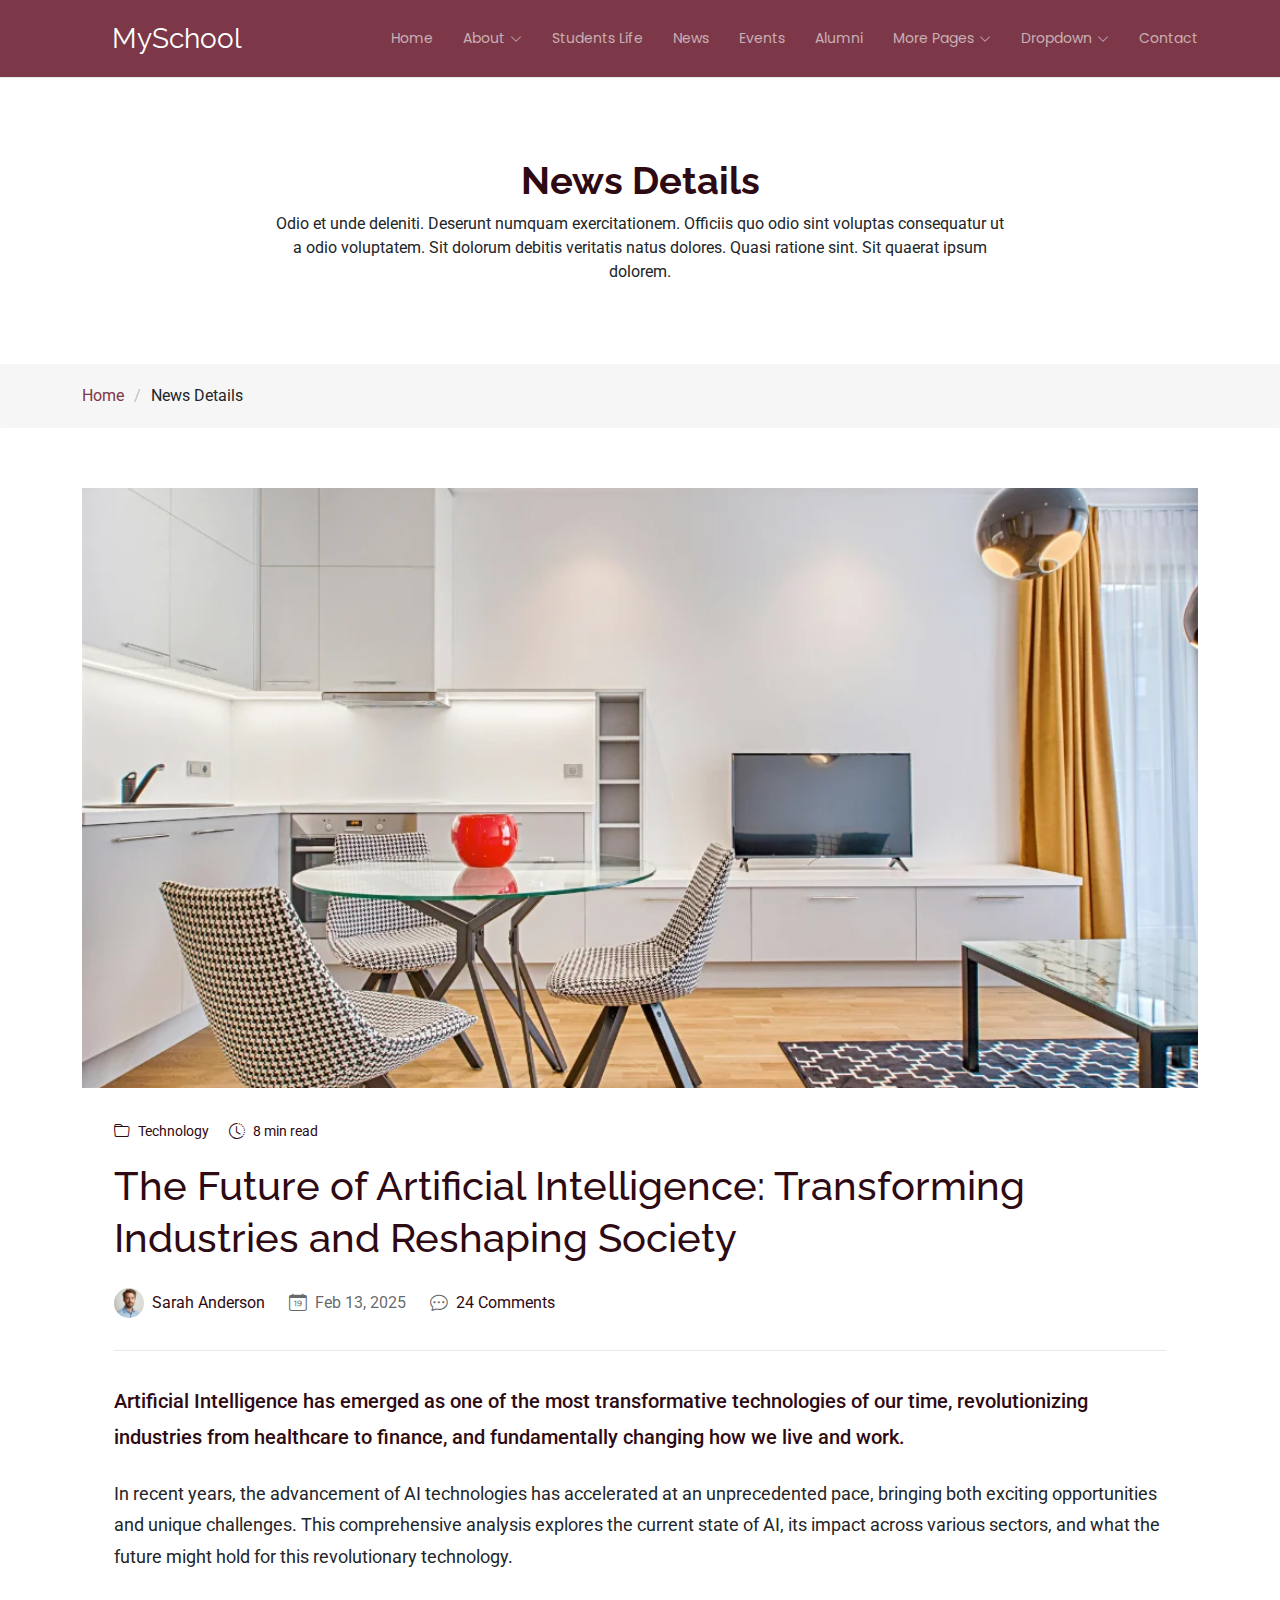
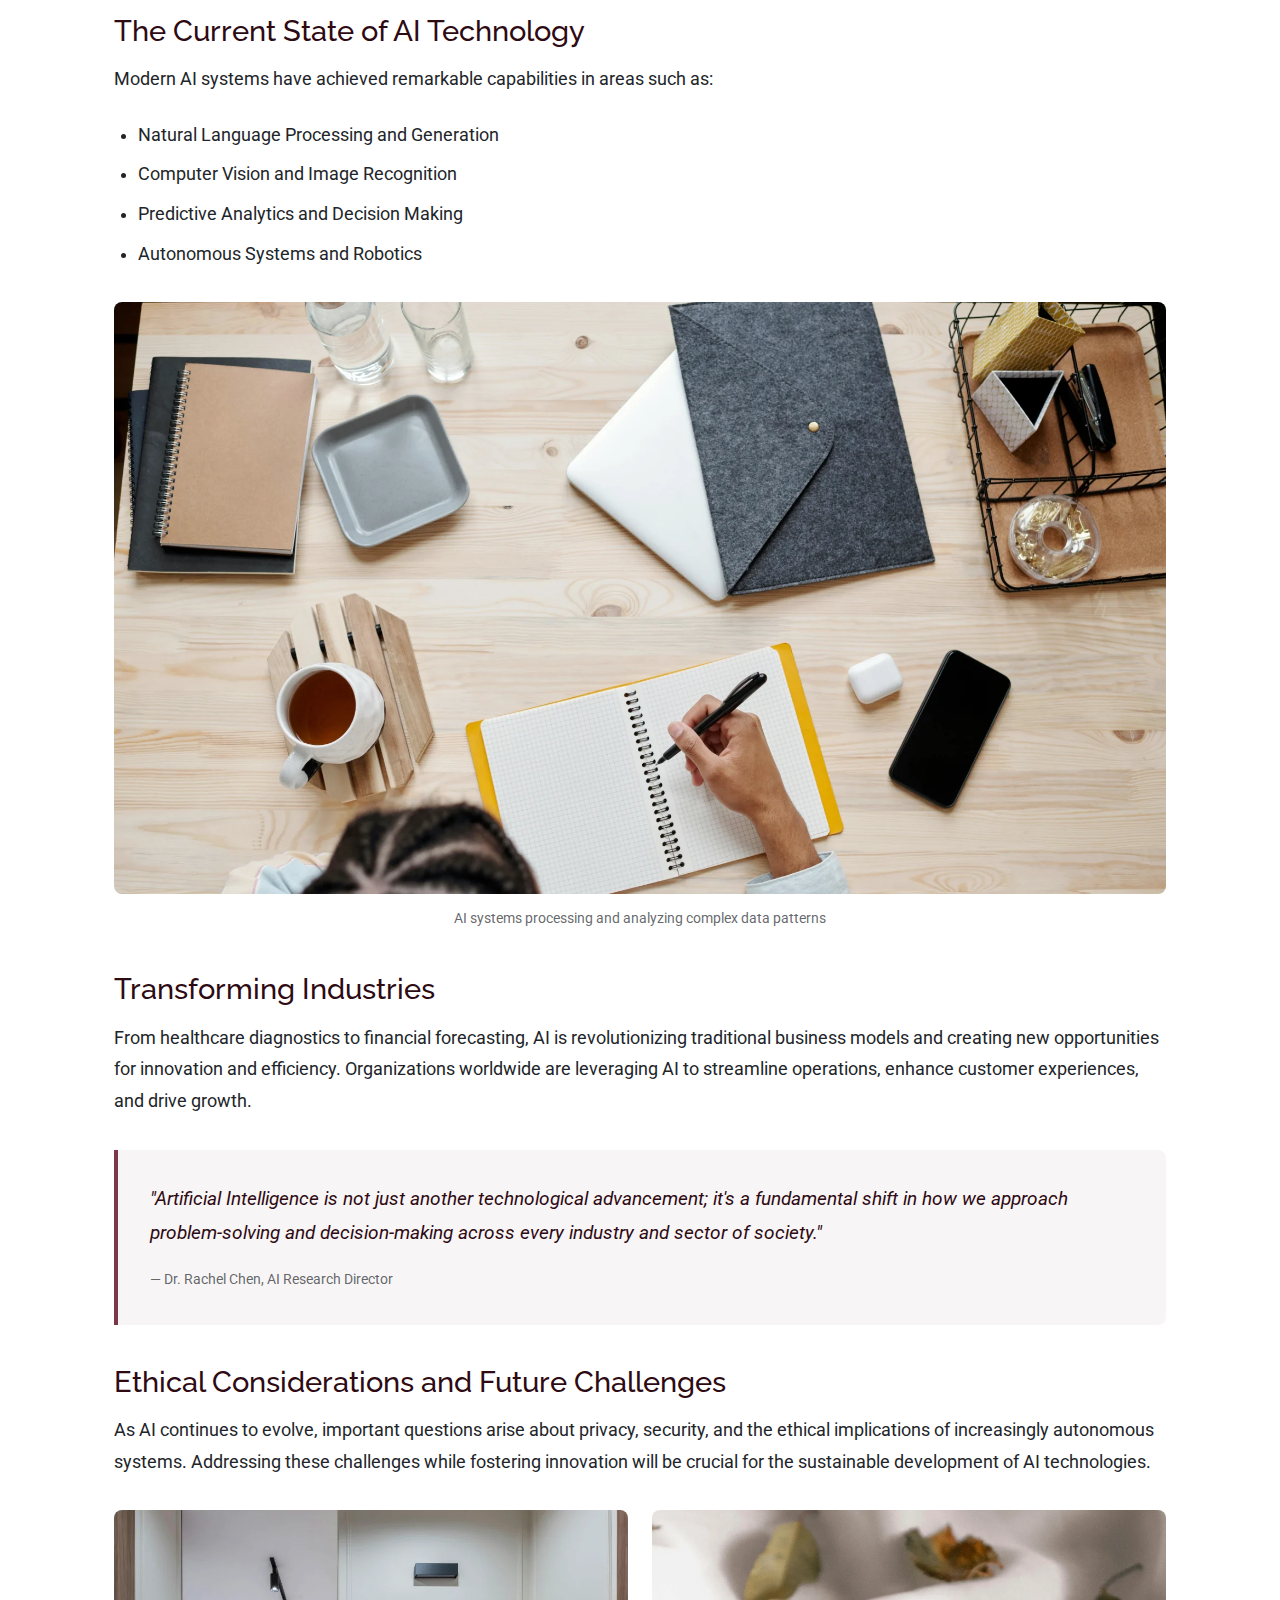
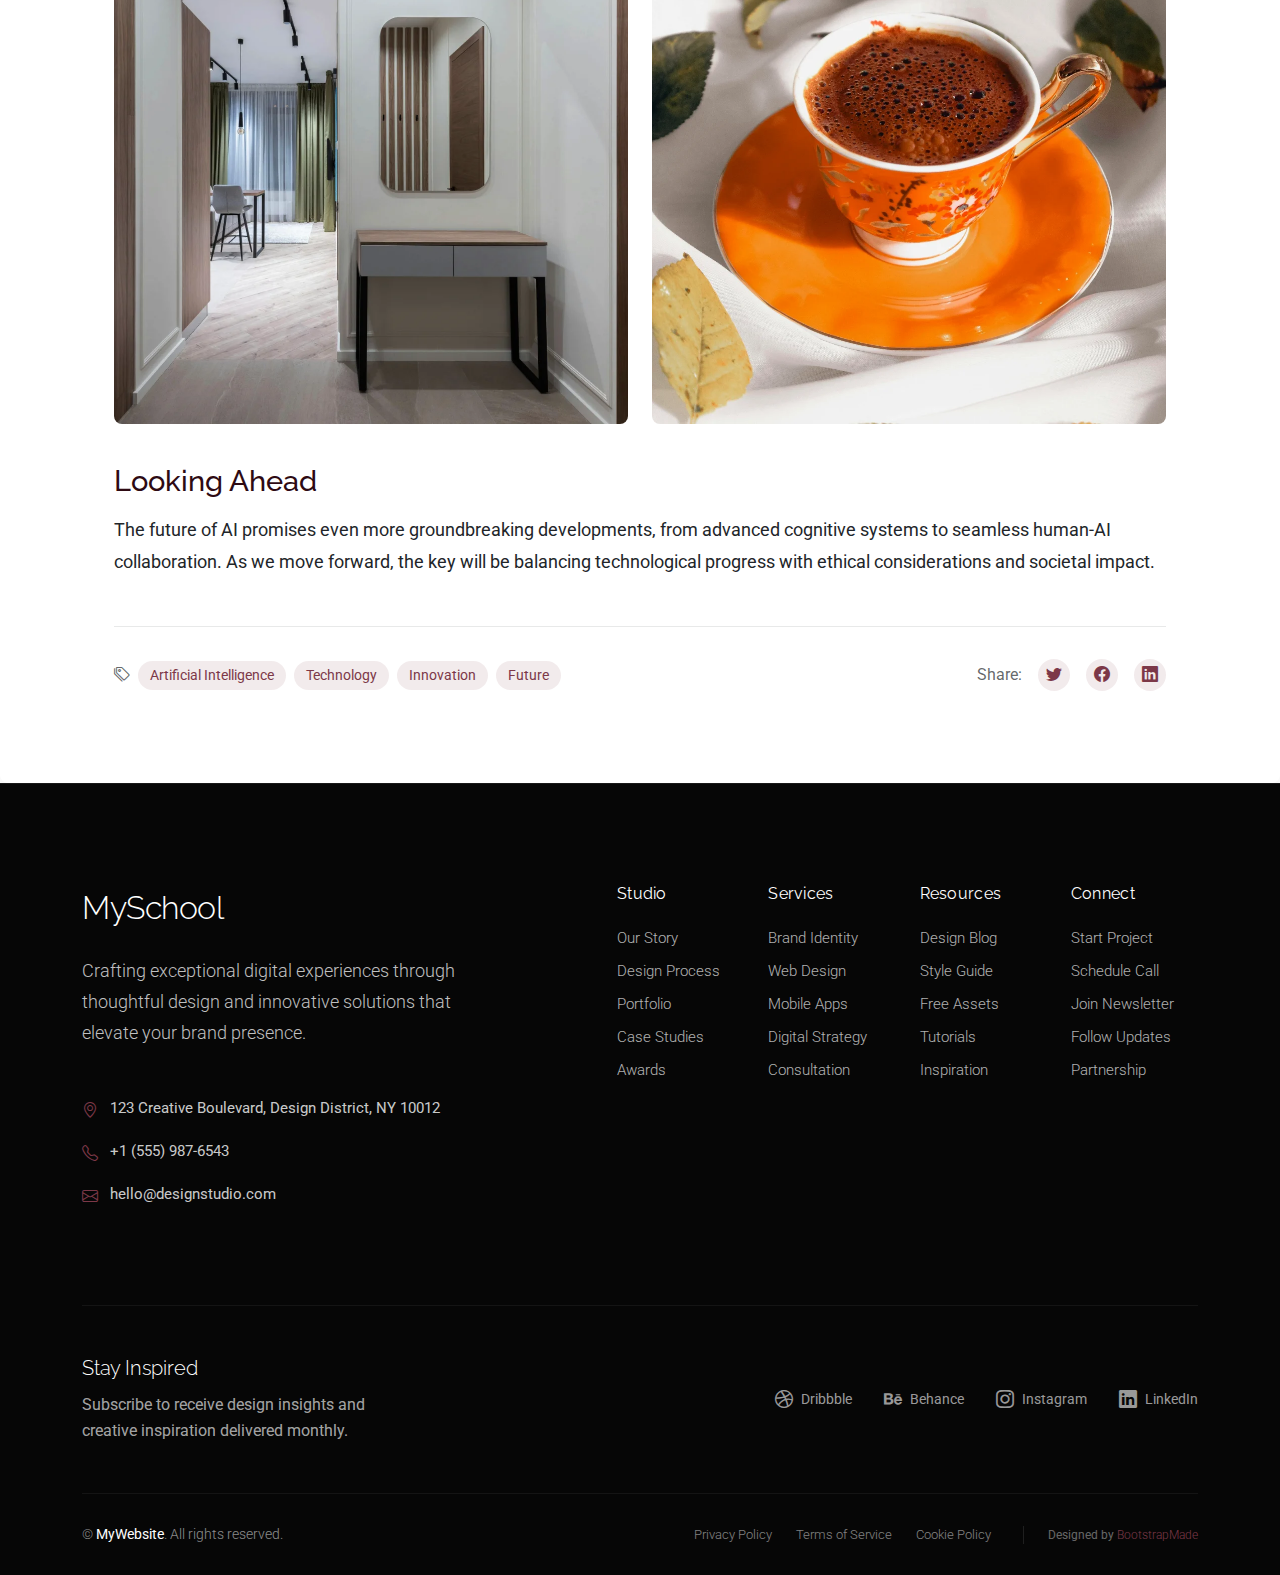
<file: MySchool/news-details.html>
<!DOCTYPE html>
<html lang="en">

<head>
  <meta charset="utf-8">
  <meta content="width=device-width, initial-scale=1.0" name="viewport">
  <title>News Details - MySchool Bootstrap Template</title>
  <meta name="description" content="">
  <meta name="keywords" content="">

  <!-- Favicons -->
  <link href="assets/img/favicon.png" rel="icon">
  <link href="assets/img/apple-touch-icon.png" rel="apple-touch-icon">

  <!-- Fonts -->
  <link href="https://fonts.googleapis.com" rel="preconnect">
  <link href="https://fonts.gstatic.com" rel="preconnect" crossorigin>
  <link href="https://fonts.googleapis.com/css2?family=Roboto:ital,wght@0,100;0,300;0,400;0,500;0,700;0,900;1,100;1,300;1,400;1,500;1,700;1,900&family=Poppins:ital,wght@0,100;0,200;0,300;0,400;0,500;0,600;0,700;0,800;0,900;1,100;1,200;1,300;1,400;1,500;1,600;1,700;1,800;1,900&family=Raleway:ital,wght@0,100;0,200;0,300;0,400;0,500;0,600;0,700;0,800;0,900;1,100;1,200;1,300;1,400;1,500;1,600;1,700;1,800;1,900&display=swap" rel="stylesheet">

  <!-- Vendor CSS Files -->
  <link href="assets/vendor/bootstrap/css/bootstrap.min.css" rel="stylesheet">
  <link href="assets/vendor/bootstrap-icons/bootstrap-icons.css" rel="stylesheet">
  <link href="assets/vendor/swiper/swiper-bundle.min.css" rel="stylesheet">
  <link href="assets/vendor/glightbox/css/glightbox.min.css" rel="stylesheet">

  <!-- Main CSS File -->
  <link href="assets/css/main.css" rel="stylesheet">

  <!-- =======================================================
  * Template Name: MySchool
  * Template URL: https://bootstrapmade.com/myschool-bootstrap-school-template/
  * Updated: Jul 28 2025 with Bootstrap v5.3.7
  * Author: BootstrapMade.com
  * License: https://bootstrapmade.com/license/
  ======================================================== -->
</head>

<body class="news-details-page">

  <header id="header" class="header d-flex align-items-center sticky-top">
    <div class="container-fluid container-xl position-relative d-flex align-items-center justify-content-between">

      <a href="index.html" class="logo d-flex align-items-center">
        <!-- Uncomment the line below if you also wish to use an image logo -->
        <!-- <img src="assets/img/logo.webp" alt=""> -->
        <i class="bi bi-buildings"></i>
        <h1 class="sitename">MySchool</h1>
      </a>

      <nav id="navmenu" class="navmenu">
        <ul>
          <li><a href="index.html">Home</a></li>
          <li class="dropdown"><a href="about.html"><span>About</span> <i class="bi bi-chevron-down toggle-dropdown"></i></a>
            <ul>
              <li><a href="about.html">About Us</a></li>
              <li><a href="admissions.html">Admissions</a></li>
              <li><a href="academics.html">Academics</a></li>
              <li><a href="faculty-staff.html">Faculty &amp; Staff</a></li>
              <li><a href="campus-facilities.html">Campus &amp; Facilities</a></li>
            </ul>
          </li>

          <li><a href="students-life.html">Students Life</a></li>
          <li><a href="news.html">News</a></li>
          <li><a href="events.html">Events</a></li>
          <li><a href="alumni.html">Alumni</a></li>
          <li class="dropdown"><a href="#"><span>More Pages</span> <i class="bi bi-chevron-down toggle-dropdown"></i></a>
            <ul>
              <li><a href="news-details.html" class="active">News Details</a></li>
              <li><a href="event-details.html">Event Details</a></li>
              <li><a href="privacy.html">Privacy</a></li>
              <li><a href="terms-of-service.html">Terms of Service</a></li>
              <li><a href="404.html">Error 404</a></li>
              <li><a href="starter-page.html">Starter Page</a></li>
            </ul>
          </li>

          <li class="dropdown"><a href="#"><span>Dropdown</span> <i class="bi bi-chevron-down toggle-dropdown"></i></a>
            <ul>
              <li><a href="#">Dropdown 1</a></li>
              <li class="dropdown"><a href="#"><span>Deep Dropdown</span> <i class="bi bi-chevron-down toggle-dropdown"></i></a>
                <ul>
                  <li><a href="#">Deep Dropdown 1</a></li>
                  <li><a href="#">Deep Dropdown 2</a></li>
                  <li><a href="#">Deep Dropdown 3</a></li>
                  <li><a href="#">Deep Dropdown 4</a></li>
                  <li><a href="#">Deep Dropdown 5</a></li>
                </ul>
              </li>
              <li><a href="#">Dropdown 2</a></li>
              <li><a href="#">Dropdown 3</a></li>
              <li><a href="#">Dropdown 4</a></li>
            </ul>
          </li>
          <li><a href="contact.html">Contact</a></li>
        </ul>
        <i class="mobile-nav-toggle d-xl-none bi bi-list"></i>
      </nav>

    </div>
  </header>

  <main class="main">

    <!-- Page Title -->
    <div class="page-title">
      <div class="heading">
        <div class="container">
          <div class="row d-flex justify-content-center text-center">
            <div class="col-lg-8">
              <h1 class="heading-title">News Details</h1>
              <p class="mb-0">
                Odio et unde deleniti. Deserunt numquam exercitationem. Officiis quo
                odio sint voluptas consequatur ut a odio voluptatem. Sit dolorum
                debitis veritatis natus dolores. Quasi ratione sint. Sit quaerat
                ipsum dolorem.
              </p>
            </div>
          </div>
        </div>
      </div>
      <nav class="breadcrumbs">
        <div class="container">
          <ol>
            <li><a href="index.html">Home</a></li>
            <li class="current">News Details</li>
          </ol>
        </div>
      </nav>
    </div><!-- End Page Title -->

    <!-- Blog Details Section -->
    <section id="blog-details" class="blog-details section">
      <div class="container">

        <article class="article">

          <div class="post-img">
            <img src="assets/img/blog/blog-post-7.webp" alt="Featured blog image" class="img-fluid" loading="lazy">
          </div>

          <div class="article-content">
            <div class="meta-categories">
              <span class="category"><i class="bi bi-folder"></i> Technology</span>
              <span class="reading-time"><i class="bi bi-clock-history"></i> 8 min read</span>
            </div>

            <h1 class="title">The Future of Artificial Intelligence: Transforming Industries and Reshaping Society</h1>

            <div class="meta-top">
              <ul>
                <li class="d-flex align-items-center">
                  <img src="assets/img/person/person-m-7.webp" alt="Author" class="author-img">
                  <a href="blog-details.html">Sarah Anderson</a>
                </li>
                <li class="d-flex align-items-center">
                  <i class="bi bi-calendar-date"></i>
                  <time datetime="2025-02-13">Feb 13, 2025</time>
                </li>
                <li class="d-flex align-items-center">
                  <i class="bi bi-chat-dots"></i>
                  <a href="#comments">24 Comments</a>
                </li>
              </ul>
            </div>

            <div class="content">
              <p class="lead">
                Artificial Intelligence has emerged as one of the most transformative technologies of our time, revolutionizing industries from healthcare to finance, and fundamentally changing how we live and work.
              </p>

              <p>
                In recent years, the advancement of AI technologies has accelerated at an unprecedented pace, bringing both exciting opportunities and unique challenges. This comprehensive analysis explores the current state of AI, its impact across various sectors, and what the future might hold for this revolutionary technology.
              </p>

              <h2>The Current State of AI Technology</h2>
              <p>
                Modern AI systems have achieved remarkable capabilities in areas such as:
              </p>
              <ul>
                <li>Natural Language Processing and Generation</li>
                <li>Computer Vision and Image Recognition</li>
                <li>Predictive Analytics and Decision Making</li>
                <li>Autonomous Systems and Robotics</li>
              </ul>

              <div class="content-image">
                <img src="assets/img/blog/blog-hero-2.webp" class="img-fluid" alt="AI Technology Implementation" loading="lazy">
                <figcaption>AI systems processing and analyzing complex data patterns</figcaption>
              </div>

              <h2>Transforming Industries</h2>
              <p>
                From healthcare diagnostics to financial forecasting, AI is revolutionizing traditional business models and creating new opportunities for innovation and efficiency. Organizations worldwide are leveraging AI to streamline operations, enhance customer experiences, and drive growth.
              </p>

              <blockquote>
                <p>
                  "Artificial Intelligence is not just another technological advancement; it's a fundamental shift in how we approach problem-solving and decision-making across every industry and sector of society."
                </p>
                <cite>Dr. Rachel Chen, AI Research Director</cite>
              </blockquote>

              <h2>Ethical Considerations and Future Challenges</h2>
              <p>
                As AI continues to evolve, important questions arise about privacy, security, and the ethical implications of increasingly autonomous systems. Addressing these challenges while fostering innovation will be crucial for the sustainable development of AI technologies.
              </p>

              <div class="content-image-split">
                <div class="row g-4">
                  <div class="col-md-6">
                    <img src="assets/img/blog/blog-post-square-1.webp" class="img-fluid" alt="AI Ethics Discussion" loading="lazy">
                  </div>
                  <div class="col-md-6">
                    <img src="assets/img/blog/blog-post-square-2.webp" class="img-fluid" alt="AI Future Prospects" loading="lazy">
                  </div>
                </div>
              </div>

              <h2>Looking Ahead</h2>
              <p>
                The future of AI promises even more groundbreaking developments, from advanced cognitive systems to seamless human-AI collaboration. As we move forward, the key will be balancing technological progress with ethical considerations and societal impact.
              </p>
            </div>

            <div class="meta-bottom">
              <div class="article-tags">
                <i class="bi bi-tags"></i>
                <ul class="tags">
                  <li><a href="#">Artificial Intelligence</a></li>
                  <li><a href="#">Technology</a></li>
                  <li><a href="#">Innovation</a></li>
                  <li><a href="#">Future</a></li>
                </ul>
              </div>

              <div class="article-share">
                <span>Share:</span>
                <a href="#"><i class="bi bi-twitter"></i></a>
                <a href="#"><i class="bi bi-facebook"></i></a>
                <a href="#"><i class="bi bi-linkedin"></i></a>
              </div>
            </div>
          </div>

        </article>

      </div>
    </section><!-- /Blog Details Section -->

  </main>

  <footer id="footer" class="footer-16 footer position-relative dark-background">

    <div class="container">

      <div class="footer-main">
        <div class="row align-items-start">

          <div class="col-lg-5">
            <div class="brand-section">
              <a href="index.html" class="logo d-flex align-items-center mb-4">
                <span class="sitename">MySchool</span>
              </a>
              <p class="brand-description">Crafting exceptional digital experiences through thoughtful design and innovative solutions that elevate your brand presence.</p>

              <div class="contact-info mt-5">
                <div class="contact-item">
                  <i class="bi bi-geo-alt"></i>
                  <span>123 Creative Boulevard, Design District, NY 10012</span>
                </div>
                <div class="contact-item">
                  <i class="bi bi-telephone"></i>
                  <span>+1 (555) 987-6543</span>
                </div>
                <div class="contact-item">
                  <i class="bi bi-envelope"></i>
                  <span>hello@designstudio.com</span>
                </div>
              </div>
            </div>
          </div>

          <div class="col-lg-7">
            <div class="footer-nav-wrapper">
              <div class="row">

                <div class="col-6 col-lg-3">
                  <div class="nav-column">
                    <h6>Studio</h6>
                    <nav class="footer-nav">
                      <a href="#">Our Story</a>
                      <a href="#">Design Process</a>
                      <a href="#">Portfolio</a>
                      <a href="#">Case Studies</a>
                      <a href="#">Awards</a>
                    </nav>
                  </div>
                </div>

                <div class="col-6 col-lg-3">
                  <div class="nav-column">
                    <h6>Services</h6>
                    <nav class="footer-nav">
                      <a href="#">Brand Identity</a>
                      <a href="#">Web Design</a>
                      <a href="#">Mobile Apps</a>
                      <a href="#">Digital Strategy</a>
                      <a href="#">Consultation</a>
                    </nav>
                  </div>
                </div>

                <div class="col-6 col-lg-3">
                  <div class="nav-column">
                    <h6>Resources</h6>
                    <nav class="footer-nav">
                      <a href="#">Design Blog</a>
                      <a href="#">Style Guide</a>
                      <a href="#">Free Assets</a>
                      <a href="#">Tutorials</a>
                      <a href="#">Inspiration</a>
                    </nav>
                  </div>
                </div>

                <div class="col-6 col-lg-3">
                  <div class="nav-column">
                    <h6>Connect</h6>
                    <nav class="footer-nav">
                      <a href="#">Start Project</a>
                      <a href="#">Schedule Call</a>
                      <a href="#">Join Newsletter</a>
                      <a href="#">Follow Updates</a>
                      <a href="#">Partnership</a>
                    </nav>
                  </div>
                </div>

              </div>
            </div>
          </div>

        </div>
      </div>

      <div class="footer-social">
        <div class="row align-items-center">

          <div class="col-lg-6">
            <div class="newsletter-section">
              <h5>Stay Inspired</h5>
              <p>Subscribe to receive design insights and creative inspiration delivered monthly.</p>
            </div>
          </div>

          <div class="col-lg-6">
            <div class="social-section">
              <div class="social-links">
                <a href="#" aria-label="Dribbble" class="social-link">
                  <i class="bi bi-dribbble"></i>
                  <span>Dribbble</span>
                </a>
                <a href="#" aria-label="Behance" class="social-link">
                  <i class="bi bi-behance"></i>
                  <span>Behance</span>
                </a>
                <a href="#" aria-label="Instagram" class="social-link">
                  <i class="bi bi-instagram"></i>
                  <span>Instagram</span>
                </a>
                <a href="#" aria-label="LinkedIn" class="social-link">
                  <i class="bi bi-linkedin"></i>
                  <span>LinkedIn</span>
                </a>
              </div>
            </div>
          </div>

        </div>
      </div>

    </div>

    <div class="footer-bottom">
      <div class="container">
        <div class="bottom-content">
          <div class="row align-items-center">

            <div class="col-lg-6">
              <div class="copyright">
                <p>© <span class="sitename">MyWebsite</span>. All rights reserved.</p>
              </div>
            </div>

            <div class="col-lg-6">
              <div class="legal-links">
                <a href="#">Privacy Policy</a>
                <a href="#">Terms of Service</a>
                <a href="#">Cookie Policy</a>
                <div class="credits">
                  <!-- All the links in the footer should remain intact. -->
                  <!-- You can delete the links only if you've purchased the pro version. -->
                  <!-- Licensing information: https://bootstrapmade.com/license/ -->
                  <!-- Purchase the pro version with working PHP/AJAX contact form: [buy-url] -->
                  Designed by <a href="https://bootstrapmade.com/">BootstrapMade</a>
                </div>
              </div>
            </div>

          </div>
        </div>
      </div>
    </div>

  </footer>

  <!-- Scroll Top -->
  <a href="#" id="scroll-top" class="scroll-top d-flex align-items-center justify-content-center"><i class="bi bi-arrow-up-short"></i></a>

  <!-- Preloader -->
  <div id="preloader"></div>

  <!-- Vendor JS Files -->
  <script src="assets/vendor/bootstrap/js/bootstrap.bundle.min.js"></script>
  <script src="assets/vendor/php-email-form/validate.js"></script>
  <script src="assets/vendor/swiper/swiper-bundle.min.js"></script>
  <script src="assets/vendor/purecounter/purecounter_vanilla.js"></script>
  <script src="assets/vendor/glightbox/js/glightbox.min.js"></script>

  <!-- Main JS File -->
  <script src="assets/js/main.js"></script>

</body>

</html>
</file>
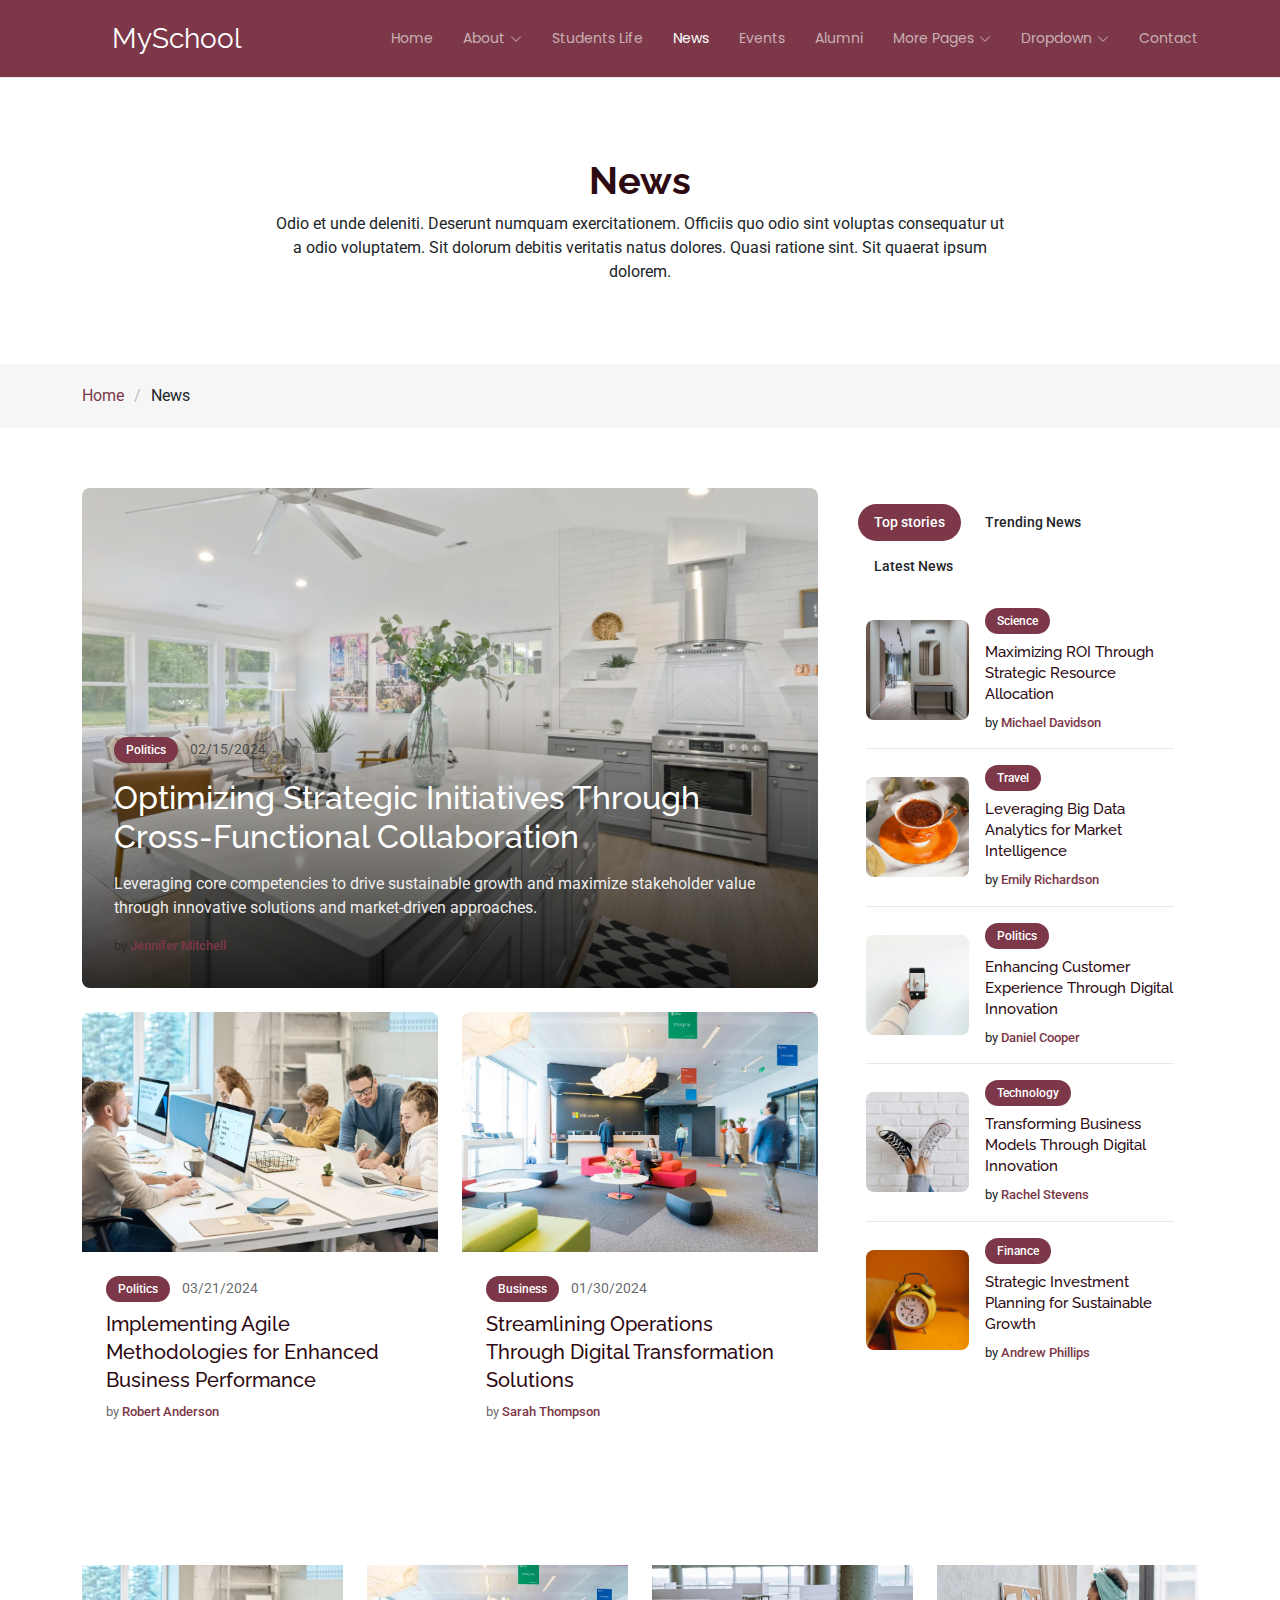
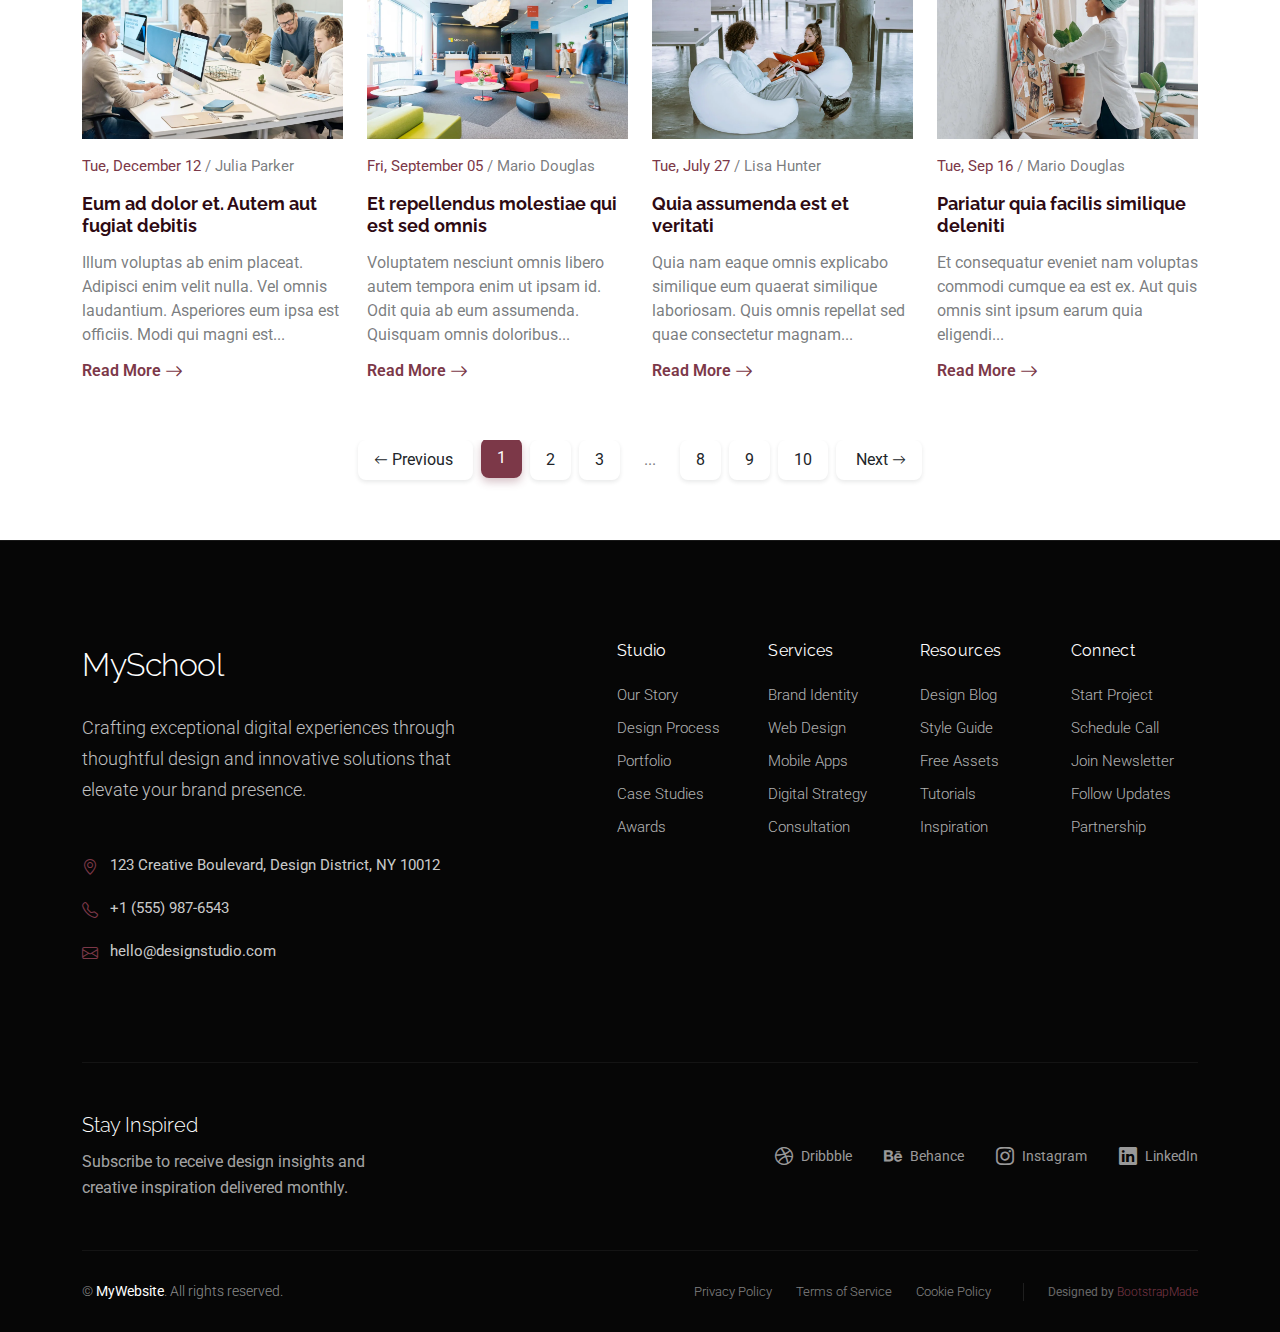
<file: MySchool/news.html>
<!DOCTYPE html>
<html lang="en">

<head>
  <meta charset="utf-8">
  <meta content="width=device-width, initial-scale=1.0" name="viewport">
  <title>News - MySchool Bootstrap Template</title>
  <meta name="description" content="">
  <meta name="keywords" content="">

  <!-- Favicons -->
  <link href="assets/img/favicon.png" rel="icon">
  <link href="assets/img/apple-touch-icon.png" rel="apple-touch-icon">

  <!-- Fonts -->
  <link href="https://fonts.googleapis.com" rel="preconnect">
  <link href="https://fonts.gstatic.com" rel="preconnect" crossorigin>
  <link href="https://fonts.googleapis.com/css2?family=Roboto:ital,wght@0,100;0,300;0,400;0,500;0,700;0,900;1,100;1,300;1,400;1,500;1,700;1,900&family=Poppins:ital,wght@0,100;0,200;0,300;0,400;0,500;0,600;0,700;0,800;0,900;1,100;1,200;1,300;1,400;1,500;1,600;1,700;1,800;1,900&family=Raleway:ital,wght@0,100;0,200;0,300;0,400;0,500;0,600;0,700;0,800;0,900;1,100;1,200;1,300;1,400;1,500;1,600;1,700;1,800;1,900&display=swap" rel="stylesheet">

  <!-- Vendor CSS Files -->
  <link href="assets/vendor/bootstrap/css/bootstrap.min.css" rel="stylesheet">
  <link href="assets/vendor/bootstrap-icons/bootstrap-icons.css" rel="stylesheet">
  <link href="assets/vendor/swiper/swiper-bundle.min.css" rel="stylesheet">
  <link href="assets/vendor/glightbox/css/glightbox.min.css" rel="stylesheet">

  <!-- Main CSS File -->
  <link href="assets/css/main.css" rel="stylesheet">

  <!-- =======================================================
  * Template Name: MySchool
  * Template URL: https://bootstrapmade.com/myschool-bootstrap-school-template/
  * Updated: Jul 28 2025 with Bootstrap v5.3.7
  * Author: BootstrapMade.com
  * License: https://bootstrapmade.com/license/
  ======================================================== -->
</head>

<body class="news-page">

  <header id="header" class="header d-flex align-items-center sticky-top">
    <div class="container-fluid container-xl position-relative d-flex align-items-center justify-content-between">

      <a href="index.html" class="logo d-flex align-items-center">
        <!-- Uncomment the line below if you also wish to use an image logo -->
        <!-- <img src="assets/img/logo.webp" alt=""> -->
        <i class="bi bi-buildings"></i>
        <h1 class="sitename">MySchool</h1>
      </a>

      <nav id="navmenu" class="navmenu">
        <ul>
          <li><a href="index.html">Home</a></li>
          <li class="dropdown"><a href="about.html"><span>About</span> <i class="bi bi-chevron-down toggle-dropdown"></i></a>
            <ul>
              <li><a href="about.html">About Us</a></li>
              <li><a href="admissions.html">Admissions</a></li>
              <li><a href="academics.html">Academics</a></li>
              <li><a href="faculty-staff.html">Faculty &amp; Staff</a></li>
              <li><a href="campus-facilities.html">Campus &amp; Facilities</a></li>
            </ul>
          </li>

          <li><a href="students-life.html">Students Life</a></li>
          <li><a href="news.html" class="active">News</a></li>
          <li><a href="events.html">Events</a></li>
          <li><a href="alumni.html">Alumni</a></li>
          <li class="dropdown"><a href="#"><span>More Pages</span> <i class="bi bi-chevron-down toggle-dropdown"></i></a>
            <ul>
              <li><a href="news-details.html">News Details</a></li>
              <li><a href="event-details.html">Event Details</a></li>
              <li><a href="privacy.html">Privacy</a></li>
              <li><a href="terms-of-service.html">Terms of Service</a></li>
              <li><a href="404.html">Error 404</a></li>
              <li><a href="starter-page.html">Starter Page</a></li>
            </ul>
          </li>

          <li class="dropdown"><a href="#"><span>Dropdown</span> <i class="bi bi-chevron-down toggle-dropdown"></i></a>
            <ul>
              <li><a href="#">Dropdown 1</a></li>
              <li class="dropdown"><a href="#"><span>Deep Dropdown</span> <i class="bi bi-chevron-down toggle-dropdown"></i></a>
                <ul>
                  <li><a href="#">Deep Dropdown 1</a></li>
                  <li><a href="#">Deep Dropdown 2</a></li>
                  <li><a href="#">Deep Dropdown 3</a></li>
                  <li><a href="#">Deep Dropdown 4</a></li>
                  <li><a href="#">Deep Dropdown 5</a></li>
                </ul>
              </li>
              <li><a href="#">Dropdown 2</a></li>
              <li><a href="#">Dropdown 3</a></li>
              <li><a href="#">Dropdown 4</a></li>
            </ul>
          </li>
          <li><a href="contact.html">Contact</a></li>
        </ul>
        <i class="mobile-nav-toggle d-xl-none bi bi-list"></i>
      </nav>

    </div>
  </header>

  <main class="main">

    <!-- Page Title -->
    <div class="page-title">
      <div class="heading">
        <div class="container">
          <div class="row d-flex justify-content-center text-center">
            <div class="col-lg-8">
              <h1 class="heading-title">News</h1>
              <p class="mb-0">
                Odio et unde deleniti. Deserunt numquam exercitationem. Officiis quo
                odio sint voluptas consequatur ut a odio voluptatem. Sit dolorum
                debitis veritatis natus dolores. Quasi ratione sint. Sit quaerat
                ipsum dolorem.
              </p>
            </div>
          </div>
        </div>
      </div>
      <nav class="breadcrumbs">
        <div class="container">
          <ol>
            <li><a href="index.html">Home</a></li>
            <li class="current">News</li>
          </ol>
        </div>
      </nav>
    </div><!-- End Page Title -->

    <!-- News Hero Section -->
    <section id="news-hero" class="news-hero section">

      <div class="container">

        <div class="row g-4">
          <!-- Main Content Area -->
          <div class="col-lg-8">
            <!-- Featured Article -->
            <article class="featured-post position-relative mb-4">
              <img src="assets/img/blog/blog-hero-9.webp" alt="Featured post" class="img-fluid">
              <div class="post-overlay">
                <div class="post-content">
                  <div class="post-meta">
                    <span class="category">Politics</span>
                    <span class="date">02/15/2024</span>
                  </div>
                  <h2 class="post-title">
                    <a href="#">Optimizing Strategic Initiatives Through Cross-Functional Collaboration</a>
                  </h2>
                  <p class="post-excerpt">Leveraging core competencies to drive sustainable growth and maximize stakeholder value through innovative solutions and market-driven approaches.</p>
                  <div class="post-author">
                    <span>by</span>
                    <a href="#">Jennifer Mitchell</a>
                  </div>
                </div>
              </div>
            </article>

            <!-- Secondary Articles -->
            <div class="row g-4">
              <div class="col-md-6">
                <article class="secondary-post">
                  <div class="post-image">
                    <img src="assets/img/blog/blog-post-1.webp" alt="Post" class="img-fluid">
                  </div>
                  <div class="post-content">
                    <div class="post-meta">
                      <span class="category">Politics</span>
                      <span class="date">03/21/2024</span>
                    </div>
                    <h3 class="post-title">
                      <a href="#">Implementing Agile Methodologies for Enhanced Business Performance</a>
                    </h3>
                    <div class="post-author">
                      <span>by</span>
                      <a href="#">Robert Anderson</a>
                    </div>
                  </div>
                </article>
              </div>
              <div class="col-md-6">
                <article class="secondary-post">
                  <div class="post-image">
                    <img src="assets/img/blog/blog-post-2.webp" alt="Post" class="img-fluid">
                  </div>
                  <div class="post-content">
                    <div class="post-meta">
                      <span class="category">Business</span>
                      <span class="date">01/30/2024</span>
                    </div>
                    <h3 class="post-title">
                      <a href="#">Streamlining Operations Through Digital Transformation Solutions</a>
                    </h3>
                    <div class="post-author">
                      <span>by</span>
                      <a href="#">Sarah Thompson</a>
                    </div>
                  </div>
                </article>
              </div>
            </div>
          </div><!-- End Main Content Area -->

          <!-- Sidebar with Tabs -->
          <div class="col-lg-4">
            <div class="news-tabs">
              <ul class="nav nav-tabs" role="tablist">
                <li class="nav-item" role="presentation">
                  <button class="nav-link active" data-bs-toggle="tab" data-bs-target="#top-stories" type="button">Top stories</button>
                </li>
                <li class="nav-item" role="presentation">
                  <button class="nav-link" data-bs-toggle="tab" data-bs-target="#trending" type="button">Trending News</button>
                </li>
                <li class="nav-item" role="presentation">
                  <button class="nav-link" data-bs-toggle="tab" data-bs-target="#latest" type="button">Latest News</button>
                </li>
              </ul>

              <div class="tab-content">
                <!-- Top Stories Tab -->
                <div class="tab-pane fade show active" id="top-stories">
                  <article class="tab-post">
                    <div class="row g-0 align-items-center">
                      <div class="col-4">
                        <img src="assets/img/blog/blog-post-square-1.webp" alt="Post" class="img-fluid">
                      </div>
                      <div class="col-8">
                        <div class="post-content">
                          <span class="category">Science</span>
                          <h4 class="post-title"><a href="#">Maximizing ROI Through Strategic Resource Allocation</a></h4>
                          <div class="post-author">by <a href="#">Michael Davidson</a></div>
                        </div>
                      </div>
                    </div>
                  </article>

                  <article class="tab-post">
                    <div class="row g-0 align-items-center">
                      <div class="col-4">
                        <img src="assets/img/blog/blog-post-square-2.webp" alt="Post" class="img-fluid">
                      </div>
                      <div class="col-8">
                        <div class="post-content">
                          <span class="category">Travel</span>
                          <h4 class="post-title"><a href="#">Leveraging Big Data Analytics for Market Intelligence</a></h4>
                          <div class="post-author">by <a href="#">Emily Richardson</a></div>
                        </div>
                      </div>
                    </div>
                  </article>

                  <article class="tab-post">
                    <div class="row g-0 align-items-center">
                      <div class="col-4">
                        <img src="assets/img/blog/blog-post-square-3.webp" alt="Post" class="img-fluid">
                      </div>
                      <div class="col-8">
                        <div class="post-content">
                          <span class="category">Politics</span>
                          <h4 class="post-title"><a href="#">Enhancing Customer Experience Through Digital Innovation</a></h4>
                          <div class="post-author">by <a href="#">Daniel Cooper</a></div>
                        </div>
                      </div>
                    </div>
                  </article>

                  <article class="tab-post">
                    <div class="row g-0 align-items-center">
                      <div class="col-4">
                        <img src="assets/img/blog/blog-post-square-4.webp" alt="Post" class="img-fluid">
                      </div>
                      <div class="col-8">
                        <div class="post-content">
                          <span class="category">Technology</span>
                          <h4 class="post-title"><a href="#">Transforming Business Models Through Digital Innovation</a></h4>
                          <div class="post-author">by <a href="#">Rachel Stevens</a></div>
                        </div>
                      </div>
                    </div>
                  </article>

                  <article class="tab-post">
                    <div class="row g-0 align-items-center">
                      <div class="col-4">
                        <img src="assets/img/blog/blog-post-square-5.webp" alt="Post" class="img-fluid">
                      </div>
                      <div class="col-8">
                        <div class="post-content">
                          <span class="category">Finance</span>
                          <h4 class="post-title"><a href="#">Strategic Investment Planning for Sustainable Growth</a></h4>
                          <div class="post-author">by <a href="#">Andrew Phillips</a></div>
                        </div>
                      </div>
                    </div>
                  </article>
                </div>

                <!-- Trending News Tab -->
                <div class="tab-pane fade" id="trending">
                  <article class="tab-post">
                    <div class="row g-0 align-items-center">
                      <div class="col-4">
                        <img src="assets/img/blog/blog-post-square-4.webp" alt="Post" class="img-fluid">
                      </div>
                      <div class="col-8">
                        <div class="post-content">
                          <span class="category">Science</span>
                          <h4 class="post-title"><a href="#">Implementing Sustainable Business Practices for Long-term Growth</a></h4>
                          <div class="post-author">by <a href="#">Alexandra Foster</a></div>
                        </div>
                      </div>
                    </div>
                  </article>

                  <article class="tab-post">
                    <div class="row g-0 align-items-center">
                      <div class="col-4">
                        <img src="assets/img/blog/blog-post-square-5.webp" alt="Post" class="img-fluid">
                      </div>
                      <div class="col-8">
                        <div class="post-content">
                          <span class="category">Style</span>
                          <h4 class="post-title"><a href="#">Optimizing Supply Chain Management Through Technology Integration</a></h4>
                          <div class="post-author">by <a href="#">Christopher Wells</a></div>
                        </div>
                      </div>
                    </div>
                  </article>

                  <article class="tab-post">
                    <div class="row g-0 align-items-center">
                      <div class="col-4">
                        <img src="assets/img/blog/blog-post-square-6.webp" alt="Post" class="img-fluid">
                      </div>
                      <div class="col-8">
                        <div class="post-content">
                          <span class="category">Politics</span>
                          <h4 class="post-title"><a href="#">Developing Strategic Partnerships for Market Expansion</a></h4>
                          <div class="post-author">by <a href="#">Victoria Palmer</a></div>
                        </div>
                      </div>
                    </div>
                  </article>

                  <article class="tab-post">
                    <div class="row g-0 align-items-center">
                      <div class="col-4">
                        <img src="assets/img/blog/blog-post-square-7.webp" alt="Post" class="img-fluid">
                      </div>
                      <div class="col-8">
                        <div class="post-content">
                          <span class="category">Marketing</span>
                          <h4 class="post-title"><a href="#">Enhancing Brand Value Through Customer-Centric Strategies</a></h4>
                          <div class="post-author">by <a href="#">Sophia Rodriguez</a></div>
                        </div>
                      </div>
                    </div>
                  </article>

                  <article class="tab-post">
                    <div class="row g-0 align-items-center">
                      <div class="col-4">
                        <img src="assets/img/blog/blog-post-square-8.webp" alt="Post" class="img-fluid">
                      </div>
                      <div class="col-8">
                        <div class="post-content">
                          <span class="category">Leadership</span>
                          <h4 class="post-title"><a href="#">Building High-Performance Teams in Dynamic Environments</a></h4>
                          <div class="post-author">by <a href="#">Nathan Brooks</a></div>
                        </div>
                      </div>
                    </div>
                  </article>
                </div>

                <!-- Latest News Tab -->
                <div class="tab-pane fade" id="latest">
                  <article class="tab-post">
                    <div class="row g-0 align-items-center">
                      <div class="col-4">
                        <img src="assets/img/blog/blog-post-square-7.webp" alt="Post" class="img-fluid">
                      </div>
                      <div class="col-8">
                        <div class="post-content">
                          <span class="category">Health</span>
                          <h4 class="post-title"><a href="#">Accelerating Innovation Through Cross-functional Collaboration</a></h4>
                          <div class="post-author">by <a href="#">Benjamin Carter</a></div>
                        </div>
                      </div>
                    </div>
                  </article>

                  <article class="tab-post">
                    <div class="row g-0 align-items-center">
                      <div class="col-4">
                        <img src="assets/img/blog/blog-post-square-8.webp" alt="Post" class="img-fluid">
                      </div>
                      <div class="col-8">
                        <div class="post-content">
                          <span class="category">Business</span>
                          <h4 class="post-title"><a href="#">Driving Business Growth Through Strategic Digital Initiatives</a></h4>
                          <div class="post-author">by <a href="#">Olivia Martinez</a></div>
                        </div>
                      </div>
                    </div>
                  </article>

                  <article class="tab-post">
                    <div class="row g-0 align-items-center">
                      <div class="col-4">
                        <img src="assets/img/blog/blog-post-square-9.webp" alt="Post" class="img-fluid">
                      </div>
                      <div class="col-8">
                        <div class="post-content">
                          <span class="category">Sports</span>
                          <h4 class="post-title"><a href="#">Maximizing Operational Efficiency Through Process Optimization</a></h4>
                          <div class="post-author">by <a href="#">William Turner</a></div>
                        </div>
                      </div>
                    </div>
                  </article>

                  <article class="tab-post">
                    <div class="row g-0 align-items-center">
                      <div class="col-4">
                        <img src="assets/img/blog/blog-post-square-10.webp" alt="Post" class="img-fluid">
                      </div>
                      <div class="col-8">
                        <div class="post-content">
                          <span class="category">Innovation</span>
                          <h4 class="post-title"><a href="#">Leveraging AI Solutions for Business Process Automation</a></h4>
                          <div class="post-author">by <a href="#">Isabella Clark</a></div>
                        </div>
                      </div>
                    </div>
                  </article>

                  <article class="tab-post">
                    <div class="row g-0 align-items-center">
                      <div class="col-4">
                        <img src="assets/img/blog/blog-post-square-6.webp" alt="Post" class="img-fluid">
                      </div>
                      <div class="col-8">
                        <div class="post-content">
                          <span class="category">Strategy</span>
                          <h4 class="post-title"><a href="#">Implementing Agile Framework for Project Management Excellence</a></h4>
                          <div class="post-author">by <a href="#">Marcus Henderson</a></div>
                        </div>
                      </div>
                    </div>
                  </article>
                </div>
              </div>
            </div>
          </div>
        </div>
      </div>
    </section><!-- /News Hero Section -->

    <!-- News Posts Section -->
    <section id="news-posts" class="news-posts section">

      <div class="container">

        <div class="row gy-5">

          <div class="col-xl-3 col-md-6">
            <div class="post-box">
              <div class="post-img"><img src="assets/img/blog/blog-post-1.webp" class="img-fluid" alt=""></div>
              <div class="meta">
                <span class="post-date">Tue, December 12</span>
                <span class="post-author"> / Julia Parker</span>
              </div>
              <h3 class="post-title">Eum ad dolor et. Autem aut fugiat debitis</h3>
              <p>Illum voluptas ab enim placeat. Adipisci enim velit nulla. Vel omnis laudantium. Asperiores eum ipsa est officiis. Modi qui magni est...</p>
              <a href="blog-details.html" class="readmore stretched-link"><span>Read More</span><i class="bi bi-arrow-right"></i></a>
            </div>
          </div>

          <div class="col-xl-3 col-md-6">
            <div class="post-box">
              <div class="post-img"><img src="assets/img/blog/blog-post-2.webp" class="img-fluid" alt=""></div>
              <div class="meta">
                <span class="post-date">Fri, September 05</span>
                <span class="post-author"> / Mario Douglas</span>
              </div>
              <h3 class="post-title">Et repellendus molestiae qui est sed omnis</h3>
              <p>Voluptatem nesciunt omnis libero autem tempora enim ut ipsam id. Odit quia ab eum assumenda. Quisquam omnis doloribus...</p>
              <a href="blog-details.html" class="readmore stretched-link"><span>Read More</span><i class="bi bi-arrow-right"></i></a>
            </div>
          </div>

          <div class="col-xl-3 col-md-6">
            <div class="post-box">
              <div class="post-img"><img src="assets/img/blog/blog-post-3.webp" class="img-fluid" alt=""></div>
              <div class="meta">
                <span class="post-date">Tue, July 27</span>
                <span class="post-author"> / Lisa Hunter</span>
              </div>
              <h3 class="post-title">Quia assumenda est et veritati</h3>
              <p>Quia nam eaque omnis explicabo similique eum quaerat similique laboriosam. Quis omnis repellat sed quae consectetur magnam...</p>
              <a href="blog-details.html" class="readmore stretched-link"><span>Read More</span><i class="bi bi-arrow-right"></i></a>
            </div>
          </div>

          <div class="col-xl-3 col-md-6">
            <div class="post-box">
              <div class="post-img"><img src="assets/img/blog/blog-post-4.webp" class="img-fluid" alt=""></div>
              <div class="meta">
                <span class="post-date">Tue, Sep 16</span>
                <span class="post-author"> / Mario Douglas</span>
              </div>
              <h3 class="post-title">Pariatur quia facilis similique deleniti</h3>
              <p>Et consequatur eveniet nam voluptas commodi cumque ea est ex. Aut quis omnis sint ipsum earum quia eligendi...</p>
              <a href="blog-details.html" class="readmore stretched-link"><span>Read More</span><i class="bi bi-arrow-right"></i></a>
            </div>
          </div>

        </div>

      </div>

    </section><!-- /News Posts Section -->

    <!-- Pagination 2 Section -->
    <section id="pagination-2" class="pagination-2 section">

      <div class="container">
        <nav class="d-flex justify-content-center" aria-label="Page navigation">
          <ul>
            <li>
              <a href="#" aria-label="Previous page">
                <i class="bi bi-arrow-left"></i>
                <span class="d-none d-sm-inline">Previous</span>
              </a>
            </li>

            <li><a href="#" class="active">1</a></li>
            <li><a href="#">2</a></li>
            <li><a href="#">3</a></li>
            <li class="ellipsis">...</li>
            <li><a href="#">8</a></li>
            <li><a href="#">9</a></li>
            <li><a href="#">10</a></li>

            <li>
              <a href="#" aria-label="Next page">
                <span class="d-none d-sm-inline">Next</span>
                <i class="bi bi-arrow-right"></i>
              </a>
            </li>
          </ul>
        </nav>
      </div>

    </section><!-- /Pagination 2 Section -->

  </main>

  <footer id="footer" class="footer-16 footer position-relative dark-background">

    <div class="container">

      <div class="footer-main">
        <div class="row align-items-start">

          <div class="col-lg-5">
            <div class="brand-section">
              <a href="index.html" class="logo d-flex align-items-center mb-4">
                <span class="sitename">MySchool</span>
              </a>
              <p class="brand-description">Crafting exceptional digital experiences through thoughtful design and innovative solutions that elevate your brand presence.</p>

              <div class="contact-info mt-5">
                <div class="contact-item">
                  <i class="bi bi-geo-alt"></i>
                  <span>123 Creative Boulevard, Design District, NY 10012</span>
                </div>
                <div class="contact-item">
                  <i class="bi bi-telephone"></i>
                  <span>+1 (555) 987-6543</span>
                </div>
                <div class="contact-item">
                  <i class="bi bi-envelope"></i>
                  <span>hello@designstudio.com</span>
                </div>
              </div>
            </div>
          </div>

          <div class="col-lg-7">
            <div class="footer-nav-wrapper">
              <div class="row">

                <div class="col-6 col-lg-3">
                  <div class="nav-column">
                    <h6>Studio</h6>
                    <nav class="footer-nav">
                      <a href="#">Our Story</a>
                      <a href="#">Design Process</a>
                      <a href="#">Portfolio</a>
                      <a href="#">Case Studies</a>
                      <a href="#">Awards</a>
                    </nav>
                  </div>
                </div>

                <div class="col-6 col-lg-3">
                  <div class="nav-column">
                    <h6>Services</h6>
                    <nav class="footer-nav">
                      <a href="#">Brand Identity</a>
                      <a href="#">Web Design</a>
                      <a href="#">Mobile Apps</a>
                      <a href="#">Digital Strategy</a>
                      <a href="#">Consultation</a>
                    </nav>
                  </div>
                </div>

                <div class="col-6 col-lg-3">
                  <div class="nav-column">
                    <h6>Resources</h6>
                    <nav class="footer-nav">
                      <a href="#">Design Blog</a>
                      <a href="#">Style Guide</a>
                      <a href="#">Free Assets</a>
                      <a href="#">Tutorials</a>
                      <a href="#">Inspiration</a>
                    </nav>
                  </div>
                </div>

                <div class="col-6 col-lg-3">
                  <div class="nav-column">
                    <h6>Connect</h6>
                    <nav class="footer-nav">
                      <a href="#">Start Project</a>
                      <a href="#">Schedule Call</a>
                      <a href="#">Join Newsletter</a>
                      <a href="#">Follow Updates</a>
                      <a href="#">Partnership</a>
                    </nav>
                  </div>
                </div>

              </div>
            </div>
          </div>

        </div>
      </div>

      <div class="footer-social">
        <div class="row align-items-center">

          <div class="col-lg-6">
            <div class="newsletter-section">
              <h5>Stay Inspired</h5>
              <p>Subscribe to receive design insights and creative inspiration delivered monthly.</p>
            </div>
          </div>

          <div class="col-lg-6">
            <div class="social-section">
              <div class="social-links">
                <a href="#" aria-label="Dribbble" class="social-link">
                  <i class="bi bi-dribbble"></i>
                  <span>Dribbble</span>
                </a>
                <a href="#" aria-label="Behance" class="social-link">
                  <i class="bi bi-behance"></i>
                  <span>Behance</span>
                </a>
                <a href="#" aria-label="Instagram" class="social-link">
                  <i class="bi bi-instagram"></i>
                  <span>Instagram</span>
                </a>
                <a href="#" aria-label="LinkedIn" class="social-link">
                  <i class="bi bi-linkedin"></i>
                  <span>LinkedIn</span>
                </a>
              </div>
            </div>
          </div>

        </div>
      </div>

    </div>

    <div class="footer-bottom">
      <div class="container">
        <div class="bottom-content">
          <div class="row align-items-center">

            <div class="col-lg-6">
              <div class="copyright">
                <p>© <span class="sitename">MyWebsite</span>. All rights reserved.</p>
              </div>
            </div>

            <div class="col-lg-6">
              <div class="legal-links">
                <a href="#">Privacy Policy</a>
                <a href="#">Terms of Service</a>
                <a href="#">Cookie Policy</a>
                <div class="credits">
                  <!-- All the links in the footer should remain intact. -->
                  <!-- You can delete the links only if you've purchased the pro version. -->
                  <!-- Licensing information: https://bootstrapmade.com/license/ -->
                  <!-- Purchase the pro version with working PHP/AJAX contact form: [buy-url] -->
                  Designed by <a href="https://bootstrapmade.com/">BootstrapMade</a>
                </div>
              </div>
            </div>

          </div>
        </div>
      </div>
    </div>

  </footer>

  <!-- Scroll Top -->
  <a href="#" id="scroll-top" class="scroll-top d-flex align-items-center justify-content-center"><i class="bi bi-arrow-up-short"></i></a>

  <!-- Preloader -->
  <div id="preloader"></div>

  <!-- Vendor JS Files -->
  <script src="assets/vendor/bootstrap/js/bootstrap.bundle.min.js"></script>
  <script src="assets/vendor/php-email-form/validate.js"></script>
  <script src="assets/vendor/swiper/swiper-bundle.min.js"></script>
  <script src="assets/vendor/purecounter/purecounter_vanilla.js"></script>
  <script src="assets/vendor/glightbox/js/glightbox.min.js"></script>

  <!-- Main JS File -->
  <script src="assets/js/main.js"></script>

</body>

</html>
</file>
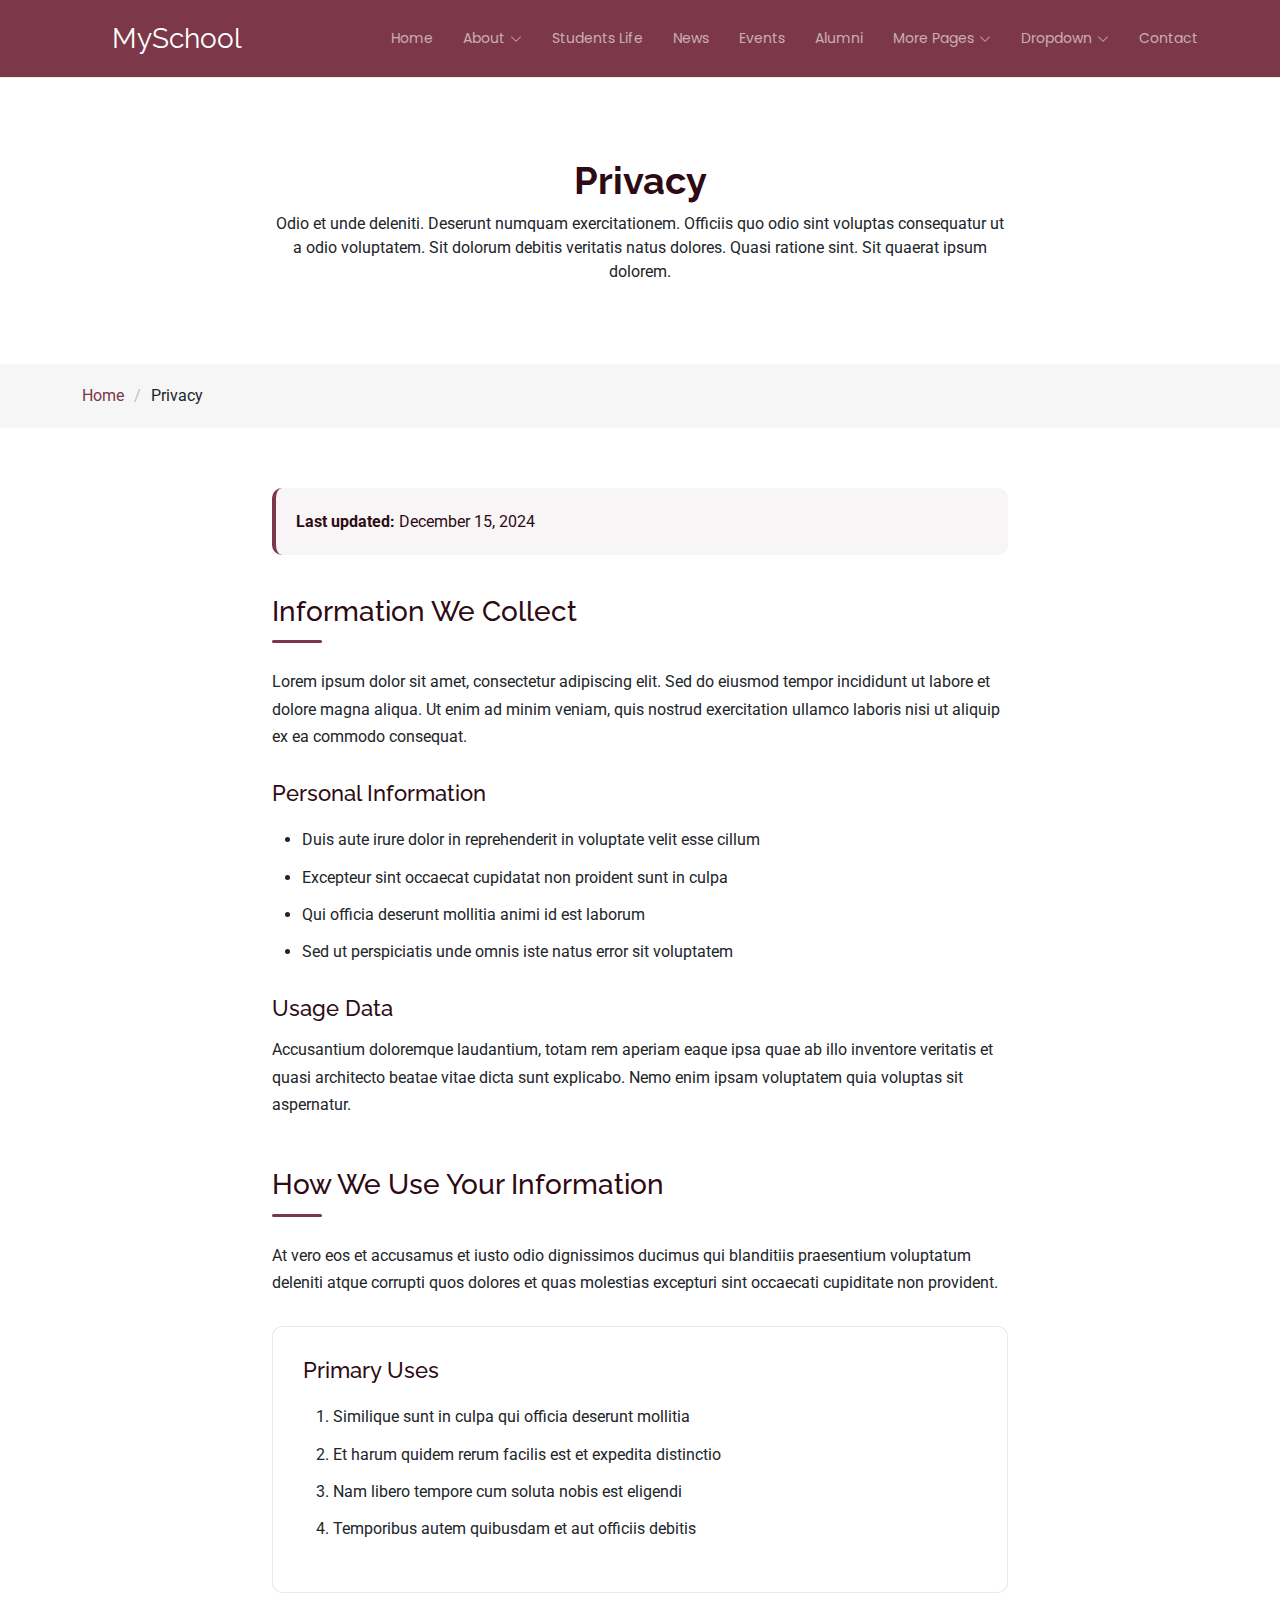
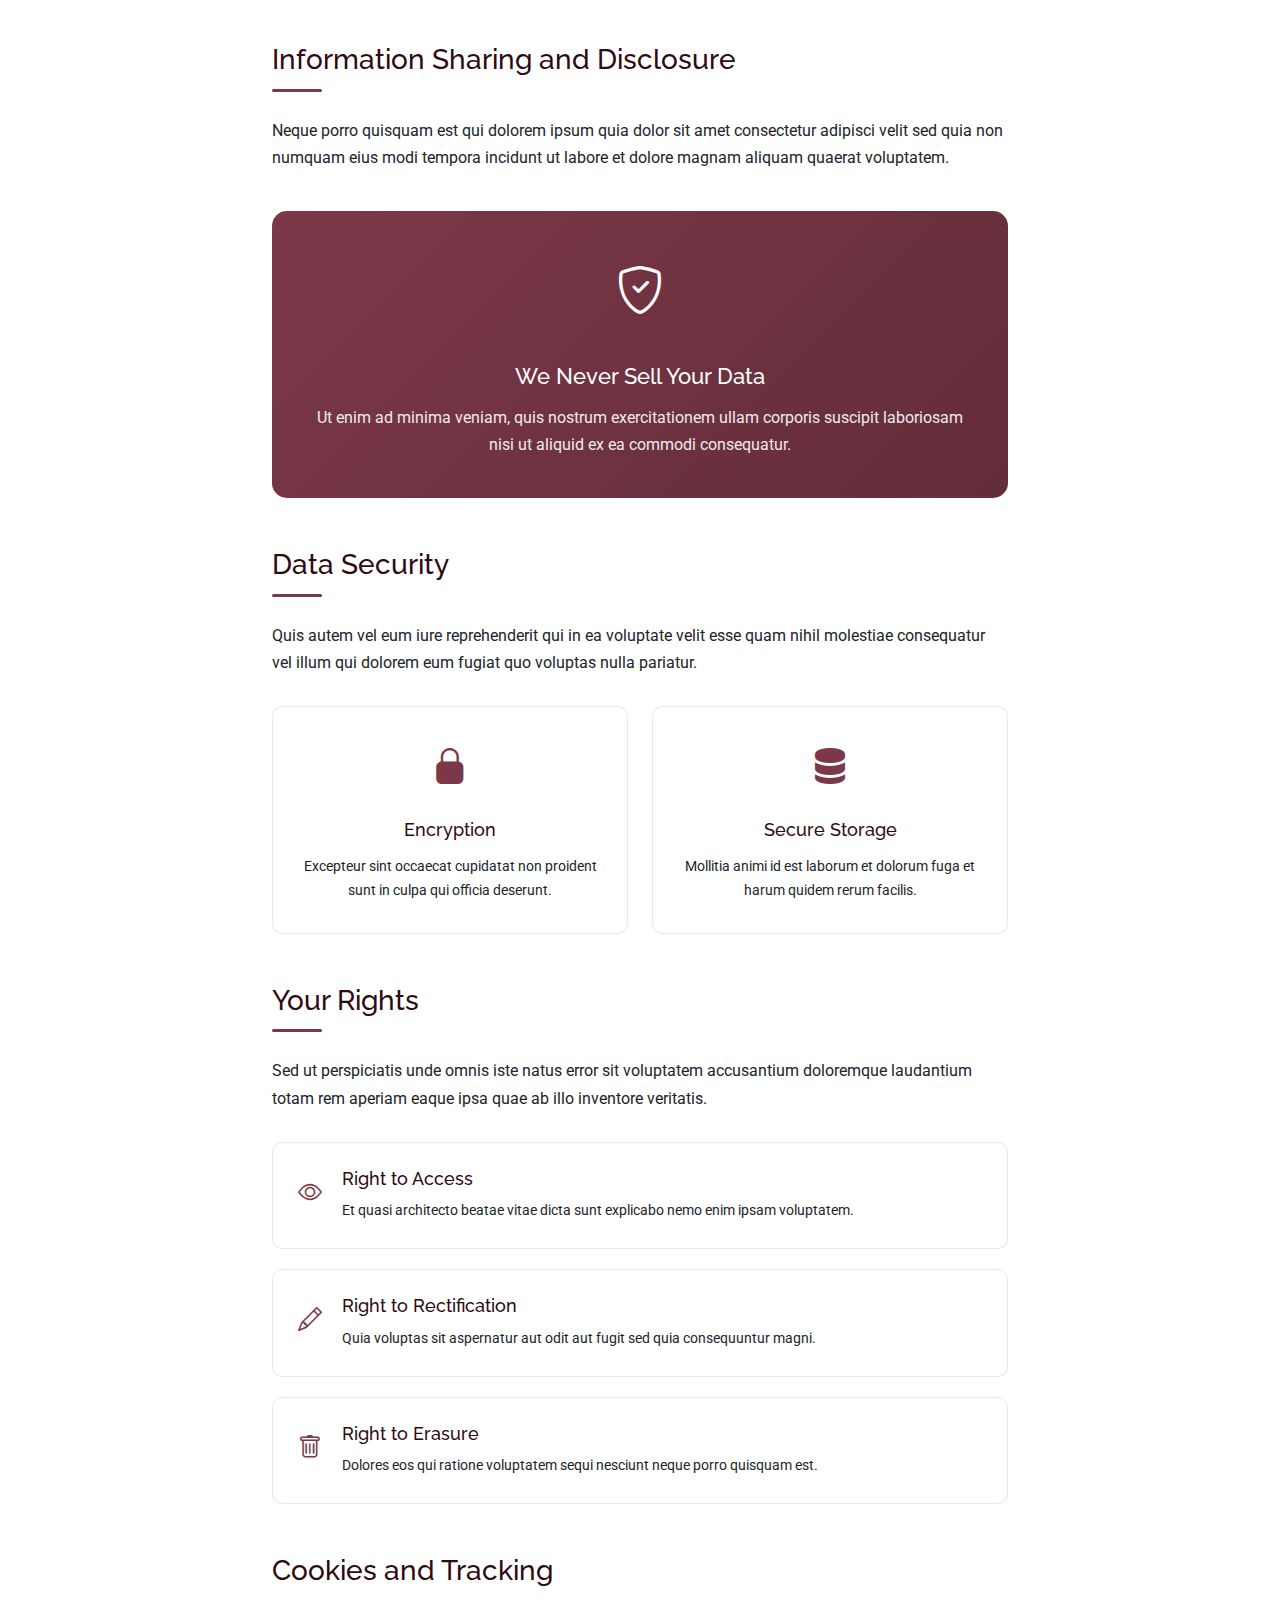
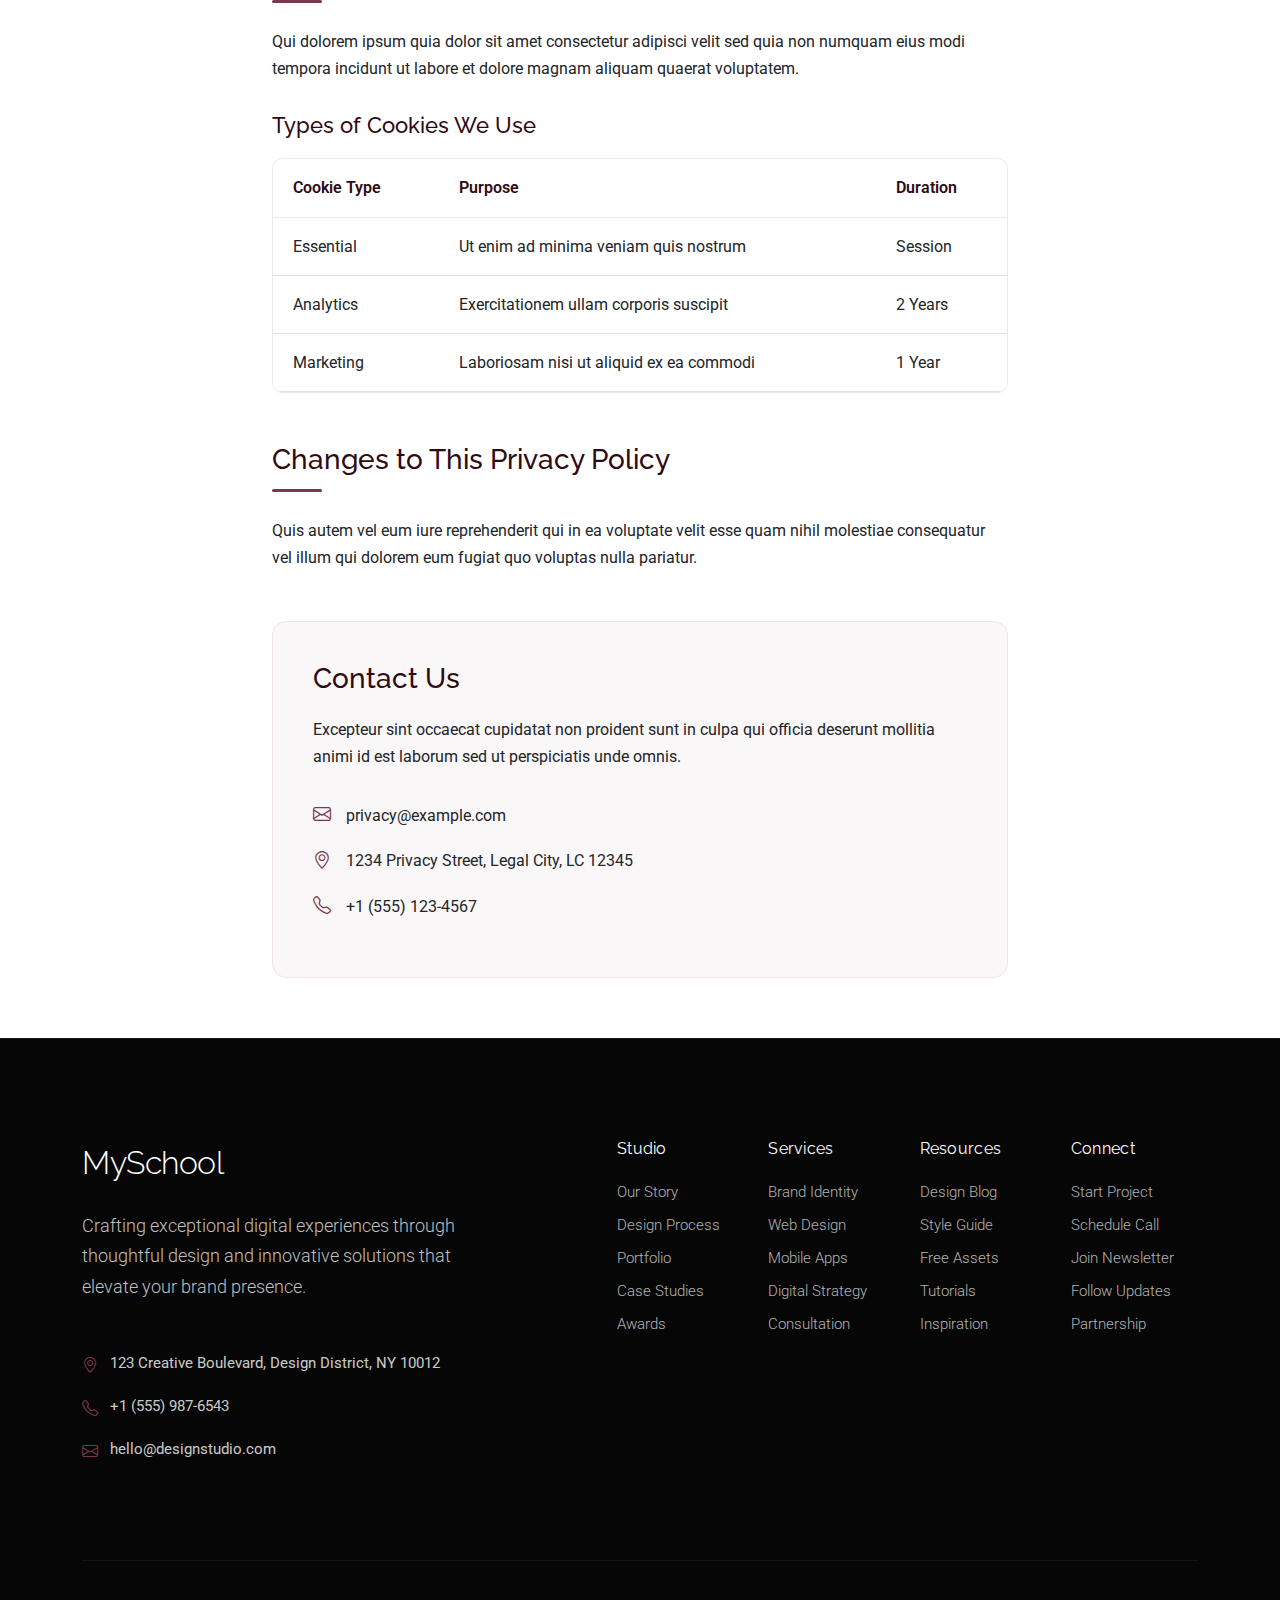
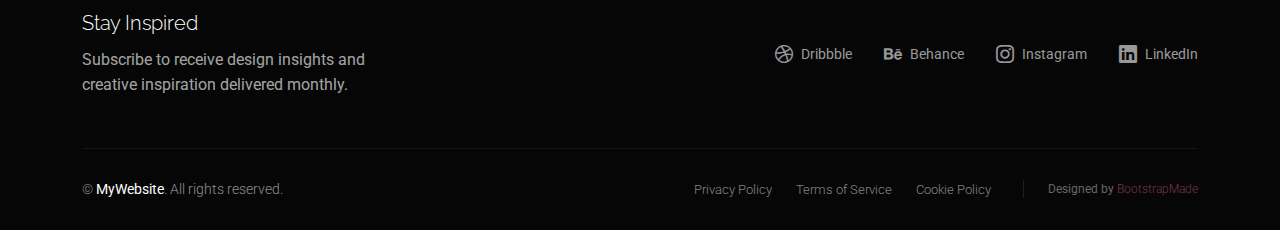
<file: MySchool/privacy.html>
<!DOCTYPE html>
<html lang="en">

<head>
  <meta charset="utf-8">
  <meta content="width=device-width, initial-scale=1.0" name="viewport">
  <title>Privacy - MySchool Bootstrap Template</title>
  <meta name="description" content="">
  <meta name="keywords" content="">

  <!-- Favicons -->
  <link href="assets/img/favicon.png" rel="icon">
  <link href="assets/img/apple-touch-icon.png" rel="apple-touch-icon">

  <!-- Fonts -->
  <link href="https://fonts.googleapis.com" rel="preconnect">
  <link href="https://fonts.gstatic.com" rel="preconnect" crossorigin>
  <link href="https://fonts.googleapis.com/css2?family=Roboto:ital,wght@0,100;0,300;0,400;0,500;0,700;0,900;1,100;1,300;1,400;1,500;1,700;1,900&family=Poppins:ital,wght@0,100;0,200;0,300;0,400;0,500;0,600;0,700;0,800;0,900;1,100;1,200;1,300;1,400;1,500;1,600;1,700;1,800;1,900&family=Raleway:ital,wght@0,100;0,200;0,300;0,400;0,500;0,600;0,700;0,800;0,900;1,100;1,200;1,300;1,400;1,500;1,600;1,700;1,800;1,900&display=swap" rel="stylesheet">

  <!-- Vendor CSS Files -->
  <link href="assets/vendor/bootstrap/css/bootstrap.min.css" rel="stylesheet">
  <link href="assets/vendor/bootstrap-icons/bootstrap-icons.css" rel="stylesheet">
  <link href="assets/vendor/swiper/swiper-bundle.min.css" rel="stylesheet">
  <link href="assets/vendor/glightbox/css/glightbox.min.css" rel="stylesheet">

  <!-- Main CSS File -->
  <link href="assets/css/main.css" rel="stylesheet">

  <!-- =======================================================
  * Template Name: MySchool
  * Template URL: https://bootstrapmade.com/myschool-bootstrap-school-template/
  * Updated: Jul 28 2025 with Bootstrap v5.3.7
  * Author: BootstrapMade.com
  * License: https://bootstrapmade.com/license/
  ======================================================== -->
</head>

<body class="privacy-page">

  <header id="header" class="header d-flex align-items-center sticky-top">
    <div class="container-fluid container-xl position-relative d-flex align-items-center justify-content-between">

      <a href="index.html" class="logo d-flex align-items-center">
        <!-- Uncomment the line below if you also wish to use an image logo -->
        <!-- <img src="assets/img/logo.webp" alt=""> -->
        <i class="bi bi-buildings"></i>
        <h1 class="sitename">MySchool</h1>
      </a>

      <nav id="navmenu" class="navmenu">
        <ul>
          <li><a href="index.html">Home</a></li>
          <li class="dropdown"><a href="about.html"><span>About</span> <i class="bi bi-chevron-down toggle-dropdown"></i></a>
            <ul>
              <li><a href="about.html">About Us</a></li>
              <li><a href="admissions.html">Admissions</a></li>
              <li><a href="academics.html">Academics</a></li>
              <li><a href="faculty-staff.html">Faculty &amp; Staff</a></li>
              <li><a href="campus-facilities.html">Campus &amp; Facilities</a></li>
            </ul>
          </li>

          <li><a href="students-life.html">Students Life</a></li>
          <li><a href="news.html">News</a></li>
          <li><a href="events.html">Events</a></li>
          <li><a href="alumni.html">Alumni</a></li>
          <li class="dropdown"><a href="#"><span>More Pages</span> <i class="bi bi-chevron-down toggle-dropdown"></i></a>
            <ul>
              <li><a href="news-details.html">News Details</a></li>
              <li><a href="event-details.html">Event Details</a></li>
              <li><a href="privacy.html" class="active">Privacy</a></li>
              <li><a href="terms-of-service.html">Terms of Service</a></li>
              <li><a href="404.html">Error 404</a></li>
              <li><a href="starter-page.html">Starter Page</a></li>
            </ul>
          </li>

          <li class="dropdown"><a href="#"><span>Dropdown</span> <i class="bi bi-chevron-down toggle-dropdown"></i></a>
            <ul>
              <li><a href="#">Dropdown 1</a></li>
              <li class="dropdown"><a href="#"><span>Deep Dropdown</span> <i class="bi bi-chevron-down toggle-dropdown"></i></a>
                <ul>
                  <li><a href="#">Deep Dropdown 1</a></li>
                  <li><a href="#">Deep Dropdown 2</a></li>
                  <li><a href="#">Deep Dropdown 3</a></li>
                  <li><a href="#">Deep Dropdown 4</a></li>
                  <li><a href="#">Deep Dropdown 5</a></li>
                </ul>
              </li>
              <li><a href="#">Dropdown 2</a></li>
              <li><a href="#">Dropdown 3</a></li>
              <li><a href="#">Dropdown 4</a></li>
            </ul>
          </li>
          <li><a href="contact.html">Contact</a></li>
        </ul>
        <i class="mobile-nav-toggle d-xl-none bi bi-list"></i>
      </nav>

    </div>
  </header>

  <main class="main">

    <!-- Page Title -->
    <div class="page-title">
      <div class="heading">
        <div class="container">
          <div class="row d-flex justify-content-center text-center">
            <div class="col-lg-8">
              <h1 class="heading-title">Privacy</h1>
              <p class="mb-0">
                Odio et unde deleniti. Deserunt numquam exercitationem. Officiis quo
                odio sint voluptas consequatur ut a odio voluptatem. Sit dolorum
                debitis veritatis natus dolores. Quasi ratione sint. Sit quaerat
                ipsum dolorem.
              </p>
            </div>
          </div>
        </div>
      </div>
      <nav class="breadcrumbs">
        <div class="container">
          <ol>
            <li><a href="index.html">Home</a></li>
            <li class="current">Privacy</li>
          </ol>
        </div>
      </nav>
    </div><!-- End Page Title -->

    <!-- Privacy Section -->
    <section id="privacy" class="privacy section">

      <div class="container">

        <div class="row">
          <div class="col-lg-8 mx-auto">

            <div class="privacy-content">
              <div class="last-updated">
                <p><strong>Last updated:</strong> December 15, 2024</p>
              </div>

              <div class="privacy-section">
                <h3>Information We Collect</h3>
                <p>Lorem ipsum dolor sit amet, consectetur adipiscing elit. Sed do eiusmod tempor incididunt ut labore et dolore magna aliqua. Ut enim ad minim veniam, quis nostrud exercitation ullamco laboris nisi ut aliquip ex ea commodo consequat.</p>

                <h4>Personal Information</h4>
                <ul>
                  <li>Duis aute irure dolor in reprehenderit in voluptate velit esse cillum</li>
                  <li>Excepteur sint occaecat cupidatat non proident sunt in culpa</li>
                  <li>Qui officia deserunt mollitia animi id est laborum</li>
                  <li>Sed ut perspiciatis unde omnis iste natus error sit voluptatem</li>
                </ul>

                <h4>Usage Data</h4>
                <p>Accusantium doloremque laudantium, totam rem aperiam eaque ipsa quae ab illo inventore veritatis et quasi architecto beatae vitae dicta sunt explicabo. Nemo enim ipsam voluptatem quia voluptas sit aspernatur.</p>
              </div>

              <div class="privacy-section">
                <h3>How We Use Your Information</h3>
                <p>At vero eos et accusamus et iusto odio dignissimos ducimus qui blanditiis praesentium voluptatum deleniti atque corrupti quos dolores et quas molestias excepturi sint occaecati cupiditate non provident.</p>

                <div class="info-box">
                  <h4>Primary Uses</h4>
                  <ol>
                    <li>Similique sunt in culpa qui officia deserunt mollitia</li>
                    <li>Et harum quidem rerum facilis est et expedita distinctio</li>
                    <li>Nam libero tempore cum soluta nobis est eligendi</li>
                    <li>Temporibus autem quibusdam et aut officiis debitis</li>
                  </ol>
                </div>
              </div>

              <div class="privacy-section">
                <h3>Information Sharing and Disclosure</h3>
                <p>Neque porro quisquam est qui dolorem ipsum quia dolor sit amet consectetur adipisci velit sed quia non numquam eius modi tempora incidunt ut labore et dolore magnam aliquam quaerat voluptatem.</p>

                <div class="highlight-box">
                  <i class="bi bi-shield-check"></i>
                  <h4>We Never Sell Your Data</h4>
                  <p>Ut enim ad minima veniam, quis nostrum exercitationem ullam corporis suscipit laboriosam nisi ut aliquid ex ea commodi consequatur.</p>
                </div>
              </div>

              <div class="privacy-section">
                <h3>Data Security</h3>
                <p>Quis autem vel eum iure reprehenderit qui in ea voluptate velit esse quam nihil molestiae consequatur vel illum qui dolorem eum fugiat quo voluptas nulla pariatur.</p>

                <div class="security-measures">
                  <div class="row">
                    <div class="col-md-6">
                      <div class="measure-item">
                        <i class="bi bi-lock-fill"></i>
                        <h5>Encryption</h5>
                        <p>Excepteur sint occaecat cupidatat non proident sunt in culpa qui officia deserunt.</p>
                      </div>
                    </div>
                    <div class="col-md-6">
                      <div class="measure-item">
                        <i class="bi bi-server"></i>
                        <h5>Secure Storage</h5>
                        <p>Mollitia animi id est laborum et dolorum fuga et harum quidem rerum facilis.</p>
                      </div>
                    </div>
                  </div>
                </div>
              </div>

              <div class="privacy-section">
                <h3>Your Rights</h3>
                <p>Sed ut perspiciatis unde omnis iste natus error sit voluptatem accusantium doloremque laudantium totam rem aperiam eaque ipsa quae ab illo inventore veritatis.</p>

                <div class="rights-list">
                  <div class="right-item">
                    <i class="bi bi-eye"></i>
                    <div>
                      <h5>Right to Access</h5>
                      <p>Et quasi architecto beatae vitae dicta sunt explicabo nemo enim ipsam voluptatem.</p>
                    </div>
                  </div>
                  <div class="right-item">
                    <i class="bi bi-pencil"></i>
                    <div>
                      <h5>Right to Rectification</h5>
                      <p>Quia voluptas sit aspernatur aut odit aut fugit sed quia consequuntur magni.</p>
                    </div>
                  </div>
                  <div class="right-item">
                    <i class="bi bi-trash"></i>
                    <div>
                      <h5>Right to Erasure</h5>
                      <p>Dolores eos qui ratione voluptatem sequi nesciunt neque porro quisquam est.</p>
                    </div>
                  </div>
                </div>
              </div>

              <div class="privacy-section">
                <h3>Cookies and Tracking</h3>
                <p>Qui dolorem ipsum quia dolor sit amet consectetur adipisci velit sed quia non numquam eius modi tempora incidunt ut labore et dolore magnam aliquam quaerat voluptatem.</p>

                <div class="cookie-types">
                  <h4>Types of Cookies We Use</h4>
                  <div class="table-responsive">
                    <table class="table">
                      <thead>
                        <tr>
                          <th>Cookie Type</th>
                          <th>Purpose</th>
                          <th>Duration</th>
                        </tr>
                      </thead>
                      <tbody>
                        <tr>
                          <td>Essential</td>
                          <td>Ut enim ad minima veniam quis nostrum</td>
                          <td>Session</td>
                        </tr>
                        <tr>
                          <td>Analytics</td>
                          <td>Exercitationem ullam corporis suscipit</td>
                          <td>2 Years</td>
                        </tr>
                        <tr>
                          <td>Marketing</td>
                          <td>Laboriosam nisi ut aliquid ex ea commodi</td>
                          <td>1 Year</td>
                        </tr>
                      </tbody>
                    </table>
                  </div>
                </div>
              </div>

              <div class="privacy-section">
                <h3>Changes to This Privacy Policy</h3>
                <p>Quis autem vel eum iure reprehenderit qui in ea voluptate velit esse quam nihil molestiae consequatur vel illum qui dolorem eum fugiat quo voluptas nulla pariatur.</p>
              </div>

              <div class="contact-section">
                <h3>Contact Us</h3>
                <p>Excepteur sint occaecat cupidatat non proident sunt in culpa qui officia deserunt mollitia animi id est laborum sed ut perspiciatis unde omnis.</p>

                <div class="contact-info">
                  <div class="contact-item">
                    <i class="bi bi-envelope"></i>
                    <span>privacy@example.com</span>
                  </div>
                  <div class="contact-item">
                    <i class="bi bi-geo-alt"></i>
                    <span>1234 Privacy Street, Legal City, LC 12345</span>
                  </div>
                  <div class="contact-item">
                    <i class="bi bi-telephone"></i>
                    <span>+1 (555) 123-4567</span>
                  </div>
                </div>
              </div>

            </div>

          </div>
        </div>

      </div>

    </section><!-- /Privacy Section -->

  </main>

  <footer id="footer" class="footer-16 footer position-relative dark-background">

    <div class="container">

      <div class="footer-main">
        <div class="row align-items-start">

          <div class="col-lg-5">
            <div class="brand-section">
              <a href="index.html" class="logo d-flex align-items-center mb-4">
                <span class="sitename">MySchool</span>
              </a>
              <p class="brand-description">Crafting exceptional digital experiences through thoughtful design and innovative solutions that elevate your brand presence.</p>

              <div class="contact-info mt-5">
                <div class="contact-item">
                  <i class="bi bi-geo-alt"></i>
                  <span>123 Creative Boulevard, Design District, NY 10012</span>
                </div>
                <div class="contact-item">
                  <i class="bi bi-telephone"></i>
                  <span>+1 (555) 987-6543</span>
                </div>
                <div class="contact-item">
                  <i class="bi bi-envelope"></i>
                  <span>hello@designstudio.com</span>
                </div>
              </div>
            </div>
          </div>

          <div class="col-lg-7">
            <div class="footer-nav-wrapper">
              <div class="row">

                <div class="col-6 col-lg-3">
                  <div class="nav-column">
                    <h6>Studio</h6>
                    <nav class="footer-nav">
                      <a href="#">Our Story</a>
                      <a href="#">Design Process</a>
                      <a href="#">Portfolio</a>
                      <a href="#">Case Studies</a>
                      <a href="#">Awards</a>
                    </nav>
                  </div>
                </div>

                <div class="col-6 col-lg-3">
                  <div class="nav-column">
                    <h6>Services</h6>
                    <nav class="footer-nav">
                      <a href="#">Brand Identity</a>
                      <a href="#">Web Design</a>
                      <a href="#">Mobile Apps</a>
                      <a href="#">Digital Strategy</a>
                      <a href="#">Consultation</a>
                    </nav>
                  </div>
                </div>

                <div class="col-6 col-lg-3">
                  <div class="nav-column">
                    <h6>Resources</h6>
                    <nav class="footer-nav">
                      <a href="#">Design Blog</a>
                      <a href="#">Style Guide</a>
                      <a href="#">Free Assets</a>
                      <a href="#">Tutorials</a>
                      <a href="#">Inspiration</a>
                    </nav>
                  </div>
                </div>

                <div class="col-6 col-lg-3">
                  <div class="nav-column">
                    <h6>Connect</h6>
                    <nav class="footer-nav">
                      <a href="#">Start Project</a>
                      <a href="#">Schedule Call</a>
                      <a href="#">Join Newsletter</a>
                      <a href="#">Follow Updates</a>
                      <a href="#">Partnership</a>
                    </nav>
                  </div>
                </div>

              </div>
            </div>
          </div>

        </div>
      </div>

      <div class="footer-social">
        <div class="row align-items-center">

          <div class="col-lg-6">
            <div class="newsletter-section">
              <h5>Stay Inspired</h5>
              <p>Subscribe to receive design insights and creative inspiration delivered monthly.</p>
            </div>
          </div>

          <div class="col-lg-6">
            <div class="social-section">
              <div class="social-links">
                <a href="#" aria-label="Dribbble" class="social-link">
                  <i class="bi bi-dribbble"></i>
                  <span>Dribbble</span>
                </a>
                <a href="#" aria-label="Behance" class="social-link">
                  <i class="bi bi-behance"></i>
                  <span>Behance</span>
                </a>
                <a href="#" aria-label="Instagram" class="social-link">
                  <i class="bi bi-instagram"></i>
                  <span>Instagram</span>
                </a>
                <a href="#" aria-label="LinkedIn" class="social-link">
                  <i class="bi bi-linkedin"></i>
                  <span>LinkedIn</span>
                </a>
              </div>
            </div>
          </div>

        </div>
      </div>

    </div>

    <div class="footer-bottom">
      <div class="container">
        <div class="bottom-content">
          <div class="row align-items-center">

            <div class="col-lg-6">
              <div class="copyright">
                <p>© <span class="sitename">MyWebsite</span>. All rights reserved.</p>
              </div>
            </div>

            <div class="col-lg-6">
              <div class="legal-links">
                <a href="#">Privacy Policy</a>
                <a href="#">Terms of Service</a>
                <a href="#">Cookie Policy</a>
                <div class="credits">
                  <!-- All the links in the footer should remain intact. -->
                  <!-- You can delete the links only if you've purchased the pro version. -->
                  <!-- Licensing information: https://bootstrapmade.com/license/ -->
                  <!-- Purchase the pro version with working PHP/AJAX contact form: [buy-url] -->
                  Designed by <a href="https://bootstrapmade.com/">BootstrapMade</a>
                </div>
              </div>
            </div>

          </div>
        </div>
      </div>
    </div>

  </footer>

  <!-- Scroll Top -->
  <a href="#" id="scroll-top" class="scroll-top d-flex align-items-center justify-content-center"><i class="bi bi-arrow-up-short"></i></a>

  <!-- Preloader -->
  <div id="preloader"></div>

  <!-- Vendor JS Files -->
  <script src="assets/vendor/bootstrap/js/bootstrap.bundle.min.js"></script>
  <script src="assets/vendor/php-email-form/validate.js"></script>
  <script src="assets/vendor/swiper/swiper-bundle.min.js"></script>
  <script src="assets/vendor/purecounter/purecounter_vanilla.js"></script>
  <script src="assets/vendor/glightbox/js/glightbox.min.js"></script>

  <!-- Main JS File -->
  <script src="assets/js/main.js"></script>

</body>

</html>
</file>
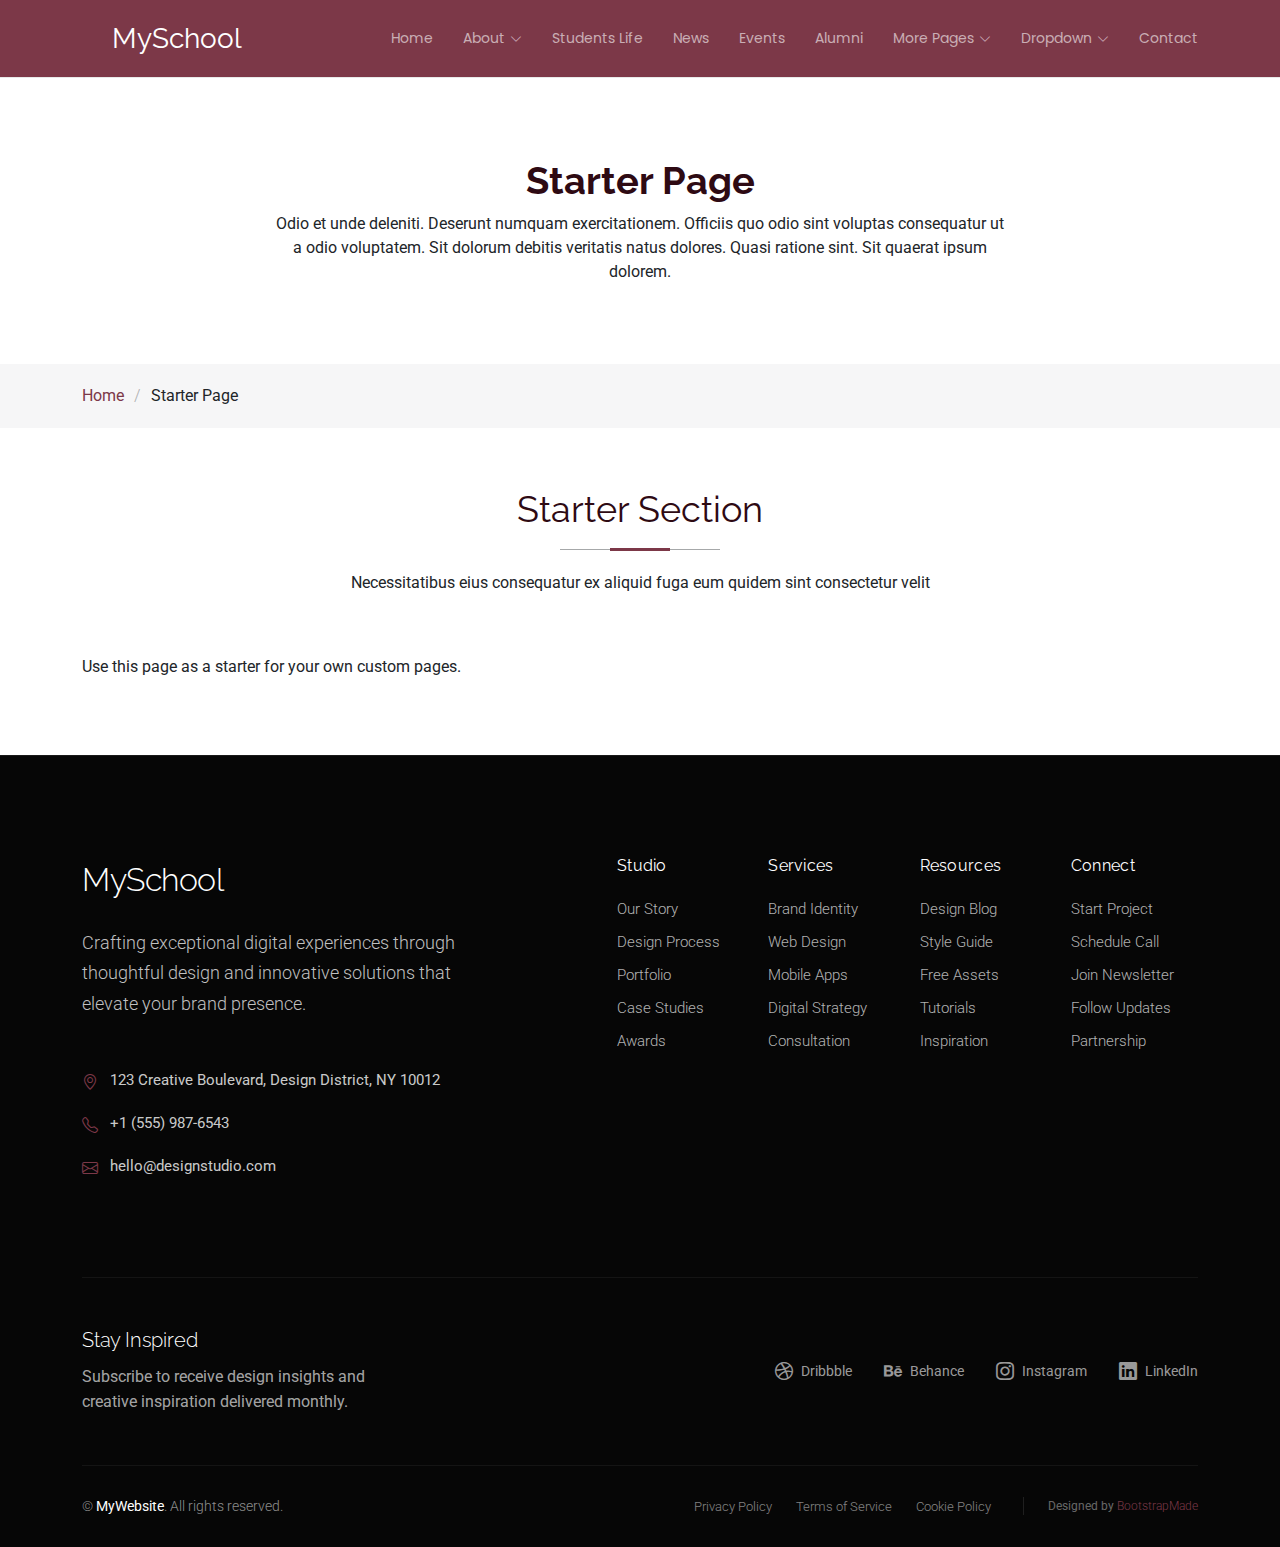
<file: MySchool/starter-page.html>
<!DOCTYPE html>
<html lang="en">

<head>
  <meta charset="utf-8">
  <meta content="width=device-width, initial-scale=1.0" name="viewport">
  <title>Starter Page - MySchool Bootstrap Template</title>
  <meta name="description" content="">
  <meta name="keywords" content="">

  <!-- Favicons -->
  <link href="assets/img/favicon.png" rel="icon">
  <link href="assets/img/apple-touch-icon.png" rel="apple-touch-icon">

  <!-- Fonts -->
  <link href="https://fonts.googleapis.com" rel="preconnect">
  <link href="https://fonts.gstatic.com" rel="preconnect" crossorigin>
  <link href="https://fonts.googleapis.com/css2?family=Roboto:ital,wght@0,100;0,300;0,400;0,500;0,700;0,900;1,100;1,300;1,400;1,500;1,700;1,900&family=Poppins:ital,wght@0,100;0,200;0,300;0,400;0,500;0,600;0,700;0,800;0,900;1,100;1,200;1,300;1,400;1,500;1,600;1,700;1,800;1,900&family=Raleway:ital,wght@0,100;0,200;0,300;0,400;0,500;0,600;0,700;0,800;0,900;1,100;1,200;1,300;1,400;1,500;1,600;1,700;1,800;1,900&display=swap" rel="stylesheet">

  <!-- Vendor CSS Files -->
  <link href="assets/vendor/bootstrap/css/bootstrap.min.css" rel="stylesheet">
  <link href="assets/vendor/bootstrap-icons/bootstrap-icons.css" rel="stylesheet">
  <link href="assets/vendor/swiper/swiper-bundle.min.css" rel="stylesheet">
  <link href="assets/vendor/glightbox/css/glightbox.min.css" rel="stylesheet">

  <!-- Main CSS File -->
  <link href="assets/css/main.css" rel="stylesheet">

  <!-- =======================================================
  * Template Name: MySchool
  * Template URL: https://bootstrapmade.com/myschool-bootstrap-school-template/
  * Updated: Jul 28 2025 with Bootstrap v5.3.7
  * Author: BootstrapMade.com
  * License: https://bootstrapmade.com/license/
  ======================================================== -->
</head>

<body class="starter-page-page">

  <header id="header" class="header d-flex align-items-center sticky-top">
    <div class="container-fluid container-xl position-relative d-flex align-items-center justify-content-between">

      <a href="index.html" class="logo d-flex align-items-center">
        <!-- Uncomment the line below if you also wish to use an image logo -->
        <!-- <img src="assets/img/logo.webp" alt=""> -->
        <i class="bi bi-buildings"></i>
        <h1 class="sitename">MySchool</h1>
      </a>

      <nav id="navmenu" class="navmenu">
        <ul>
          <li><a href="index.html">Home</a></li>
          <li class="dropdown"><a href="about.html"><span>About</span> <i class="bi bi-chevron-down toggle-dropdown"></i></a>
            <ul>
              <li><a href="about.html">About Us</a></li>
              <li><a href="admissions.html">Admissions</a></li>
              <li><a href="academics.html">Academics</a></li>
              <li><a href="faculty-staff.html">Faculty &amp; Staff</a></li>
              <li><a href="campus-facilities.html">Campus &amp; Facilities</a></li>
            </ul>
          </li>

          <li><a href="students-life.html">Students Life</a></li>
          <li><a href="news.html">News</a></li>
          <li><a href="events.html">Events</a></li>
          <li><a href="alumni.html">Alumni</a></li>
          <li class="dropdown"><a href="#"><span>More Pages</span> <i class="bi bi-chevron-down toggle-dropdown"></i></a>
            <ul>
              <li><a href="news-details.html">News Details</a></li>
              <li><a href="event-details.html">Event Details</a></li>
              <li><a href="privacy.html">Privacy</a></li>
              <li><a href="terms-of-service.html">Terms of Service</a></li>
              <li><a href="404.html">Error 404</a></li>
              <li><a href="starter-page.html" class="active">Starter Page</a></li>
            </ul>
          </li>

          <li class="dropdown"><a href="#"><span>Dropdown</span> <i class="bi bi-chevron-down toggle-dropdown"></i></a>
            <ul>
              <li><a href="#">Dropdown 1</a></li>
              <li class="dropdown"><a href="#"><span>Deep Dropdown</span> <i class="bi bi-chevron-down toggle-dropdown"></i></a>
                <ul>
                  <li><a href="#">Deep Dropdown 1</a></li>
                  <li><a href="#">Deep Dropdown 2</a></li>
                  <li><a href="#">Deep Dropdown 3</a></li>
                  <li><a href="#">Deep Dropdown 4</a></li>
                  <li><a href="#">Deep Dropdown 5</a></li>
                </ul>
              </li>
              <li><a href="#">Dropdown 2</a></li>
              <li><a href="#">Dropdown 3</a></li>
              <li><a href="#">Dropdown 4</a></li>
            </ul>
          </li>
          <li><a href="contact.html">Contact</a></li>
        </ul>
        <i class="mobile-nav-toggle d-xl-none bi bi-list"></i>
      </nav>

    </div>
  </header>

  <main class="main">

    <!-- Page Title -->
    <div class="page-title">
      <div class="heading">
        <div class="container">
          <div class="row d-flex justify-content-center text-center">
            <div class="col-lg-8">
              <h1 class="heading-title">Starter Page</h1>
              <p class="mb-0">
                Odio et unde deleniti. Deserunt numquam exercitationem. Officiis quo
                odio sint voluptas consequatur ut a odio voluptatem. Sit dolorum
                debitis veritatis natus dolores. Quasi ratione sint. Sit quaerat
                ipsum dolorem.
              </p>
            </div>
          </div>
        </div>
      </div>
      <nav class="breadcrumbs">
        <div class="container">
          <ol>
            <li><a href="index.html">Home</a></li>
            <li class="current">Starter Page</li>
          </ol>
        </div>
      </nav>
    </div><!-- End Page Title -->

    <!-- Starter Section Section -->
    <section id="starter-section" class="starter-section section">

      <!-- Section Title -->
      <div class="container section-title">
        <h2>Starter Section</h2>
        <p>Necessitatibus eius consequatur ex aliquid fuga eum quidem sint consectetur velit</p>
      </div><!-- End Section Title -->

      <div class="container">
        <p>Use this page as a starter for your own custom pages.</p>
      </div>

    </section><!-- /Starter Section Section -->

  </main>

  <footer id="footer" class="footer-16 footer position-relative dark-background">

    <div class="container">

      <div class="footer-main">
        <div class="row align-items-start">

          <div class="col-lg-5">
            <div class="brand-section">
              <a href="index.html" class="logo d-flex align-items-center mb-4">
                <span class="sitename">MySchool</span>
              </a>
              <p class="brand-description">Crafting exceptional digital experiences through thoughtful design and innovative solutions that elevate your brand presence.</p>

              <div class="contact-info mt-5">
                <div class="contact-item">
                  <i class="bi bi-geo-alt"></i>
                  <span>123 Creative Boulevard, Design District, NY 10012</span>
                </div>
                <div class="contact-item">
                  <i class="bi bi-telephone"></i>
                  <span>+1 (555) 987-6543</span>
                </div>
                <div class="contact-item">
                  <i class="bi bi-envelope"></i>
                  <span>hello@designstudio.com</span>
                </div>
              </div>
            </div>
          </div>

          <div class="col-lg-7">
            <div class="footer-nav-wrapper">
              <div class="row">

                <div class="col-6 col-lg-3">
                  <div class="nav-column">
                    <h6>Studio</h6>
                    <nav class="footer-nav">
                      <a href="#">Our Story</a>
                      <a href="#">Design Process</a>
                      <a href="#">Portfolio</a>
                      <a href="#">Case Studies</a>
                      <a href="#">Awards</a>
                    </nav>
                  </div>
                </div>

                <div class="col-6 col-lg-3">
                  <div class="nav-column">
                    <h6>Services</h6>
                    <nav class="footer-nav">
                      <a href="#">Brand Identity</a>
                      <a href="#">Web Design</a>
                      <a href="#">Mobile Apps</a>
                      <a href="#">Digital Strategy</a>
                      <a href="#">Consultation</a>
                    </nav>
                  </div>
                </div>

                <div class="col-6 col-lg-3">
                  <div class="nav-column">
                    <h6>Resources</h6>
                    <nav class="footer-nav">
                      <a href="#">Design Blog</a>
                      <a href="#">Style Guide</a>
                      <a href="#">Free Assets</a>
                      <a href="#">Tutorials</a>
                      <a href="#">Inspiration</a>
                    </nav>
                  </div>
                </div>

                <div class="col-6 col-lg-3">
                  <div class="nav-column">
                    <h6>Connect</h6>
                    <nav class="footer-nav">
                      <a href="#">Start Project</a>
                      <a href="#">Schedule Call</a>
                      <a href="#">Join Newsletter</a>
                      <a href="#">Follow Updates</a>
                      <a href="#">Partnership</a>
                    </nav>
                  </div>
                </div>

              </div>
            </div>
          </div>

        </div>
      </div>

      <div class="footer-social">
        <div class="row align-items-center">

          <div class="col-lg-6">
            <div class="newsletter-section">
              <h5>Stay Inspired</h5>
              <p>Subscribe to receive design insights and creative inspiration delivered monthly.</p>
            </div>
          </div>

          <div class="col-lg-6">
            <div class="social-section">
              <div class="social-links">
                <a href="#" aria-label="Dribbble" class="social-link">
                  <i class="bi bi-dribbble"></i>
                  <span>Dribbble</span>
                </a>
                <a href="#" aria-label="Behance" class="social-link">
                  <i class="bi bi-behance"></i>
                  <span>Behance</span>
                </a>
                <a href="#" aria-label="Instagram" class="social-link">
                  <i class="bi bi-instagram"></i>
                  <span>Instagram</span>
                </a>
                <a href="#" aria-label="LinkedIn" class="social-link">
                  <i class="bi bi-linkedin"></i>
                  <span>LinkedIn</span>
                </a>
              </div>
            </div>
          </div>

        </div>
      </div>

    </div>

    <div class="footer-bottom">
      <div class="container">
        <div class="bottom-content">
          <div class="row align-items-center">

            <div class="col-lg-6">
              <div class="copyright">
                <p>© <span class="sitename">MyWebsite</span>. All rights reserved.</p>
              </div>
            </div>

            <div class="col-lg-6">
              <div class="legal-links">
                <a href="#">Privacy Policy</a>
                <a href="#">Terms of Service</a>
                <a href="#">Cookie Policy</a>
                <div class="credits">
                  <!-- All the links in the footer should remain intact. -->
                  <!-- You can delete the links only if you've purchased the pro version. -->
                  <!-- Licensing information: https://bootstrapmade.com/license/ -->
                  <!-- Purchase the pro version with working PHP/AJAX contact form: [buy-url] -->
                  Designed by <a href="https://bootstrapmade.com/">BootstrapMade</a>
                </div>
              </div>
            </div>

          </div>
        </div>
      </div>
    </div>

  </footer>

  <!-- Scroll Top -->
  <a href="#" id="scroll-top" class="scroll-top d-flex align-items-center justify-content-center"><i class="bi bi-arrow-up-short"></i></a>

  <!-- Preloader -->
  <div id="preloader"></div>

  <!-- Vendor JS Files -->
  <script src="assets/vendor/bootstrap/js/bootstrap.bundle.min.js"></script>
  <script src="assets/vendor/php-email-form/validate.js"></script>
  <script src="assets/vendor/swiper/swiper-bundle.min.js"></script>
  <script src="assets/vendor/purecounter/purecounter_vanilla.js"></script>
  <script src="assets/vendor/glightbox/js/glightbox.min.js"></script>

  <!-- Main JS File -->
  <script src="assets/js/main.js"></script>

</body>

</html>
</file>
<file: MySchool/assets/css/main.css>
/**
* Template Name: MySchool
* Template URL: https://bootstrapmade.com/myschool-bootstrap-school-template/
* Updated: Jul 28 2025 with Bootstrap v5.3.7
* Author: BootstrapMade.com
* License: https://bootstrapmade.com/license/
*/

@charset "UTF-8";

/*--------------------------------------------------------------
# Font & Color Variables
# Help: https://bootstrapmade.com/color-system/
--------------------------------------------------------------*/
/* Fonts */
:root {
  --default-font: "Roboto",  system-ui, -apple-system, "Segoe UI", Roboto, "Helvetica Neue", Arial, "Noto Sans", "Liberation Sans", sans-serif, "Apple Color Emoji", "Segoe UI Emoji", "Segoe UI Symbol", "Noto Color Emoji";
  --heading-font: "Raleway",  sans-serif;
  --nav-font: "Poppins",  sans-serif;
}

/* Global Colors - The following color variables are used throughout the website. Updating them here will change the color scheme of the entire website */
:root { 
  --background-color: #ffffff; /* Background color for the entire website, including individual sections */
  --default-color: #212529; /* Default color used for the majority of the text content across the entire website */
  --heading-color: #2e0a13; /* Color for headings, subheadings and title throughout the website */
  --accent-color: #7c3848; /* Accent color that represents your brand on the website. It's used for buttons, links, and other elements that need to stand out */
  --surface-color: #ffffff; /* The surface color is used as a background of boxed elements within sections, such as cards, icon boxes, or other elements that require a visual separation from the global background. */
  --contrast-color: #ffffff; /* Contrast color for text, ensuring readability against backgrounds of accent, heading, or default colors. */
}

/* Nav Menu Colors - The following color variables are used specifically for the navigation menu. They are separate from the global colors to allow for more customization options */
:root {
  --nav-color: rgba(255, 255, 255, 0.6);  /* The default color of the main navmenu links */
  --nav-hover-color: #ffffff; /* Applied to main navmenu links when they are hovered over or active */
  --nav-mobile-background-color: #ffffff; /* Used as the background color for mobile navigation menu */
  --nav-dropdown-background-color: #ffffff; /* Used as the background color for dropdown items that appear when hovering over primary navigation items */
  --nav-dropdown-color: #212529; /* Used for navigation links of the dropdown items in the navigation menu. */
  --nav-dropdown-hover-color: #7c3848; /* Similar to --nav-hover-color, this color is applied to dropdown navigation links when they are hovered over. */
}

/* Color Presets - These classes override global colors when applied to any section or element, providing reuse of the sam color scheme. */

.light-background {
  --background-color: #f4f4f4;
  --surface-color: #ffffff;
}

.dark-background {
  --background-color: #060606;
  --default-color: #ffffff;
  --heading-color: #ffffff;
  --surface-color: #252525;
  --contrast-color: #ffffff;
}

/* Smooth scroll */
:root {
  scroll-behavior: smooth;
}

/*--------------------------------------------------------------
# General Styling & Shared Classes
--------------------------------------------------------------*/
body {
  color: var(--default-color);
  background-color: var(--background-color);
  font-family: var(--default-font);
}

a {
  color: var(--accent-color);
  text-decoration: none;
  transition: 0.3s;
}

a:hover {
  color: color-mix(in srgb, var(--accent-color), transparent 25%);
  text-decoration: none;
}

h1,
h2,
h3,
h4,
h5,
h6 {
  color: var(--heading-color);
  font-family: var(--heading-font);
}

/* PHP Email Form Messages
------------------------------*/
.php-email-form .error-message {
  display: none;
  background: #df1529;
  color: #ffffff;
  text-align: left;
  padding: 15px;
  margin-bottom: 24px;
  font-weight: 600;
}

.php-email-form .sent-message {
  display: none;
  color: #ffffff;
  background: #059652;
  text-align: center;
  padding: 15px;
  margin-bottom: 24px;
  font-weight: 600;
}

.php-email-form .loading {
  display: none;
  background: var(--surface-color);
  text-align: center;
  padding: 15px;
  margin-bottom: 24px;
}

.php-email-form .loading:before {
  content: "";
  display: inline-block;
  border-radius: 50%;
  width: 24px;
  height: 24px;
  margin: 0 10px -6px 0;
  border: 3px solid var(--accent-color);
  border-top-color: var(--surface-color);
  animation: php-email-form-loading 1s linear infinite;
}

@keyframes php-email-form-loading {
  0% {
    transform: rotate(0deg);
  }

  100% {
    transform: rotate(360deg);
  }
}

/*--------------------------------------------------------------
# Global Header
--------------------------------------------------------------*/
.header {
  --background-color: #7c3848;
  --default-color: #ffffff;
  --heading-color: #ffffff;
  color: var(--default-color);
  background-color: var(--background-color);
  padding: 10px 0;
  transition: all 0.5s;
  z-index: 997;
}

.header .logo {
  line-height: 1;
}

.header .logo img {
  max-height: 32px;
  margin-right: 8px;
}

.header .logo i {
  font-size: 24px;
  margin-right: 6px;
}

.header .logo h1 {
  font-size: 28px;
  margin: 0;
  font-weight: 400;
  color: var(--heading-color);
}

.scrolled .header {
  box-shadow: 0px 0 18px rgba(0, 0, 0, 0.1);
}

/*--------------------------------------------------------------
# Navigation Menu
--------------------------------------------------------------*/
/* Navmenu - Desktop */
@media (min-width: 1200px) {
  .navmenu {
    padding: 0;
  }

  .navmenu ul {
    margin: 0;
    padding: 0;
    display: flex;
    list-style: none;
    align-items: center;
  }

  .navmenu li {
    position: relative;
  }

  .navmenu a,
  .navmenu a:focus {
    color: var(--nav-color);
    padding: 18px 15px;
    font-size: 14px;
    font-family: var(--nav-font);
    font-weight: 400;
    display: flex;
    align-items: center;
    justify-content: space-between;
    white-space: nowrap;
    transition: 0.3s;
  }

  .navmenu a i,
  .navmenu a:focus i {
    font-size: 12px;
    line-height: 0;
    margin-left: 5px;
    transition: 0.3s;
  }

  .navmenu li:last-child a {
    padding-right: 0;
  }

  .navmenu li:hover>a,
  .navmenu .active,
  .navmenu .active:focus {
    color: var(--nav-hover-color);
  }

  .navmenu .dropdown ul {
    margin: 0;
    padding: 10px 0;
    background: var(--nav-dropdown-background-color);
    display: block;
    position: absolute;
    visibility: hidden;
    left: 14px;
    top: 130%;
    opacity: 0;
    transition: 0.3s;
    border-radius: 4px;
    z-index: 99;
    box-shadow: 0px 0px 30px rgba(0, 0, 0, 0.1);
  }

  .navmenu .dropdown ul li {
    min-width: 200px;
  }

  .navmenu .dropdown ul a {
    padding: 10px 20px;
    font-size: 15px;
    text-transform: none;
    color: var(--nav-dropdown-color);
  }

  .navmenu .dropdown ul a i {
    font-size: 12px;
  }

  .navmenu .dropdown ul a:hover,
  .navmenu .dropdown ul .active:hover,
  .navmenu .dropdown ul li:hover>a {
    color: var(--nav-dropdown-hover-color);
  }

  .navmenu .dropdown:hover>ul {
    opacity: 1;
    top: 100%;
    visibility: visible;
  }

  .navmenu .dropdown .dropdown ul {
    top: 0;
    left: -90%;
    visibility: hidden;
  }

  .navmenu .dropdown .dropdown:hover>ul {
    opacity: 1;
    top: 0;
    left: -100%;
    visibility: visible;
  }
}

/* Navmenu - Mobile */
@media (max-width: 1199px) {
  .mobile-nav-toggle {
    color: var(--nav-color);
    font-size: 28px;
    line-height: 0;
    margin-right: 10px;
    cursor: pointer;
    transition: color 0.3s;
  }

  .navmenu {
    padding: 0;
    z-index: 9997;
  }

  .navmenu ul {
    display: none;
    list-style: none;
    position: absolute;
    inset: 60px 20px 20px 20px;
    padding: 10px 0;
    margin: 0;
    border-radius: 6px;
    background-color: var(--nav-mobile-background-color);
    overflow-y: auto;
    transition: 0.3s;
    z-index: 9998;
    box-shadow: 0px 0px 30px rgba(0, 0, 0, 0.1);
  }

  .navmenu a,
  .navmenu a:focus {
    color: var(--nav-dropdown-color);
    padding: 10px 20px;
    font-family: var(--nav-font);
    font-size: 17px;
    font-weight: 500;
    display: flex;
    align-items: center;
    justify-content: space-between;
    white-space: nowrap;
    transition: 0.3s;
  }

  .navmenu a i,
  .navmenu a:focus i {
    font-size: 12px;
    line-height: 0;
    margin-left: 5px;
    width: 30px;
    height: 30px;
    display: flex;
    align-items: center;
    justify-content: center;
    border-radius: 50%;
    transition: 0.3s;
    background-color: color-mix(in srgb, var(--accent-color), transparent 90%);
  }

  .navmenu a i:hover,
  .navmenu a:focus i:hover {
    background-color: var(--accent-color);
    color: var(--contrast-color);
  }

  .navmenu a:hover,
  .navmenu .active,
  .navmenu .active:focus {
    color: var(--nav-dropdown-hover-color);
  }

  .navmenu .active i,
  .navmenu .active:focus i {
    background-color: var(--accent-color);
    color: var(--contrast-color);
    transform: rotate(180deg);
  }

  .navmenu .dropdown ul {
    position: static;
    display: none;
    z-index: 99;
    padding: 10px 0;
    margin: 10px 20px;
    background-color: var(--nav-dropdown-background-color);
    border: 1px solid color-mix(in srgb, var(--default-color), transparent 90%);
    box-shadow: none;
    transition: all 0.5s ease-in-out;
  }

  .navmenu .dropdown ul ul {
    background-color: rgba(33, 37, 41, 0.1);
  }

  .navmenu .dropdown>.dropdown-active {
    display: block;
    background-color: rgba(33, 37, 41, 0.03);
  }

  .mobile-nav-active {
    overflow: hidden;
  }

  .mobile-nav-active .mobile-nav-toggle {
    color: #fff;
    position: absolute;
    font-size: 32px;
    top: 15px;
    right: 15px;
    margin-right: 0;
    z-index: 9999;
  }

  .mobile-nav-active .navmenu {
    position: fixed;
    overflow: hidden;
    inset: 0;
    background: rgba(33, 37, 41, 0.8);
    transition: 0.3s;
  }

  .mobile-nav-active .navmenu>ul {
    display: block;
  }
}

/*--------------------------------------------------------------
# Global Footer
--------------------------------------------------------------*/
.footer-16 {
  background: var(--background-color);
  color: var(--default-color);
  font-size: 15px;
  padding: 100px 0 0;
  border-top: 1px solid color-mix(in srgb, var(--default-color), transparent 92%);
}

.footer-16 .footer-main {
  margin-bottom: 80px;
}

.footer-16 .brand-section .logo {
  text-decoration: none;
}

.footer-16 .brand-section .logo .sitename {
  font-family: var(--heading-font);
  font-size: 32px;
  font-weight: 300;
  color: var(--heading-color);
  letter-spacing: -0.5px;
}

.footer-16 .brand-section .brand-description {
  font-size: 18px;
  line-height: 1.7;
  color: color-mix(in srgb, var(--default-color), transparent 25%);
  font-weight: 300;
  max-width: 380px;
  margin: 0;
}

.footer-16 .brand-section .contact-info .contact-item {
  display: flex;
  align-items: flex-start;
  margin-bottom: 16px;
  font-size: 15px;
  color: color-mix(in srgb, var(--default-color), transparent 20%);
}

.footer-16 .brand-section .contact-info .contact-item i {
  font-size: 16px;
  color: var(--accent-color);
  margin-right: 12px;
  margin-top: 3px;
  flex-shrink: 0;
}

.footer-16 .brand-section .contact-info .contact-item span {
  line-height: 1.6;
}

.footer-16 .footer-nav-wrapper {
  padding-left: 60px;
}

@media (max-width: 991px) {
  .footer-16 .footer-nav-wrapper {
    padding-left: 0;
    margin-top: 50px;
  }
}

.footer-16 .nav-column {
  margin-bottom: 40px;
}

.footer-16 .nav-column h6 {
  font-family: var(--heading-font);
  font-size: 16px;
  font-weight: 400;
  color: var(--heading-color);
  margin-bottom: 24px;
  letter-spacing: 0.3px;
}

.footer-16 .nav-column .footer-nav {
  display: flex;
  flex-direction: column;
  gap: 12px;
}

.footer-16 .nav-column .footer-nav a {
  color: color-mix(in srgb, var(--default-color), transparent 30%);
  text-decoration: none;
  font-size: 15px;
  font-weight: 300;
  transition: all 0.3s ease;
  line-height: 1.4;
}

.footer-16 .nav-column .footer-nav a:hover {
  color: var(--accent-color);
  transform: translateX(4px);
}

.footer-16 .footer-social {
  padding: 50px 0;
  border-top: 1px solid color-mix(in srgb, var(--default-color), transparent 94%);
  border-bottom: 1px solid color-mix(in srgb, var(--default-color), transparent 94%);
}

.footer-16 .footer-social .newsletter-section h5 {
  font-family: var(--heading-font);
  font-size: 20px;
  font-weight: 300;
  color: var(--heading-color);
  margin-bottom: 12px;
  letter-spacing: -0.2px;
}

.footer-16 .footer-social .newsletter-section p {
  font-size: 16px;
  color: color-mix(in srgb, var(--default-color), transparent 35%);
  margin: 0;
  line-height: 1.6;
  max-width: 340px;
}

.footer-16 .footer-social .social-section {
  display: flex;
  justify-content: flex-end;
}

@media (max-width: 991px) {
  .footer-16 .footer-social .social-section {
    justify-content: flex-start;
    margin-top: 30px;
  }
}

.footer-16 .footer-social .social-links {
  display: flex;
  gap: 32px;
  align-items: center;
}

@media (max-width: 576px) {
  .footer-16 .footer-social .social-links {
    gap: 20px;
    flex-wrap: wrap;
  }
}

.footer-16 .footer-social .social-links .social-link {
  display: flex;
  align-items: center;
  gap: 8px;
  text-decoration: none;
  color: color-mix(in srgb, var(--default-color), transparent 40%);
  font-size: 14px;
  font-weight: 400;
  transition: all 0.3s ease;
}

.footer-16 .footer-social .social-links .social-link i {
  font-size: 18px;
  transition: all 0.3s ease;
}

.footer-16 .footer-social .social-links .social-link span {
  transition: all 0.3s ease;
}

.footer-16 .footer-social .social-links .social-link:hover {
  color: var(--accent-color);
  transform: translateY(-2px);
}

.footer-16 .footer-social .social-links .social-link:hover i {
  transform: scale(1.1);
}

.footer-16 .footer-bottom {
  padding: 30px 0;
}

.footer-16 .footer-bottom .copyright p {
  margin: 0;
  font-size: 14px;
  color: color-mix(in srgb, var(--default-color), transparent 45%);
  font-weight: 300;
}

.footer-16 .footer-bottom .copyright p .sitename {
  color: var(--heading-color);
  font-weight: 400;
}

.footer-16 .footer-bottom .legal-links {
  display: flex;
  align-items: center;
  justify-content: flex-end;
  gap: 24px;
}

@media (max-width: 991px) {
  .footer-16 .footer-bottom .legal-links {
    justify-content: flex-start;
    margin-top: 20px;
    flex-wrap: wrap;
  }
}

.footer-16 .footer-bottom .legal-links a {
  font-size: 13px;
  color: color-mix(in srgb, var(--default-color), transparent 50%);
  text-decoration: none;
  font-weight: 300;
  transition: color 0.3s ease;
}

.footer-16 .footer-bottom .legal-links a:hover {
  color: var(--accent-color);
}

.footer-16 .footer-bottom .legal-links .credits {
  font-size: 12px;
  color: color-mix(in srgb, var(--default-color), transparent 60%);
  margin-left: 8px;
  padding-left: 24px;
  border-left: 1px solid color-mix(in srgb, var(--default-color), transparent 90%);
}

@media (max-width: 576px) {
  .footer-16 .footer-bottom .legal-links .credits {
    margin-left: 0;
    padding-left: 0;
    border-left: none;
    width: 100%;
    margin-top: 12px;
  }
}

.footer-16 .footer-bottom .legal-links .credits a {
  color: var(--accent-color);
  font-size: 12px;
}

.footer-16 .footer-bottom .legal-links .credits a:hover {
  text-decoration: underline;
}

@media (max-width: 768px) {
  .footer-16 {
    padding: 70px 0 0;
  }

  .footer-16 .brand-section {
    text-align: center;
    margin-bottom: 50px;
  }

  .footer-16 .brand-section .brand-description {
    max-width: none;
  }

  .footer-16 .brand-section .contact-info {
    text-align: left;
    display: inline-block;
  }

  .footer-16 .footer-nav-wrapper .nav-column {
    text-align: left;
  }

  .footer-16 .footer-nav-wrapper .nav-column h6 {
    margin-bottom: 16px;
  }

  .footer-16 .footer-nav-wrapper .nav-column .footer-nav {
    gap: 10px;
  }

  .footer-16 .footer-social {
    text-align: center;
  }

  .footer-16 .footer-social .newsletter-section p {
    max-width: none;
  }

  .footer-16 .footer-social .social-links {
    justify-content: center;
  }

  .footer-16 .footer-bottom {
    text-align: center;
  }

  .footer-16 .footer-bottom .legal-links {
    justify-content: center;
  }
}

/*--------------------------------------------------------------
# Preloader
--------------------------------------------------------------*/
#preloader {
  position: fixed;
  inset: 0;
  z-index: 9999;
  overflow: hidden;
  background-color: var(--background-color);
  transition: all 0.6s ease-out;
}

#preloader:before {
  content: "";
  position: fixed;
  top: calc(50% - 30px);
  left: calc(50% - 30px);
  border: 6px solid var(--accent-color);
  border-top-color: color-mix(in srgb, var(--accent-color), transparent 90%);
  border-radius: 50%;
  width: 60px;
  height: 60px;
  animation: animate-preloader 1s linear infinite;
}

@keyframes animate-preloader {
  0% {
    transform: rotate(0deg);
  }

  100% {
    transform: rotate(360deg);
  }
}

/*--------------------------------------------------------------
# Scroll Top Button
--------------------------------------------------------------*/
.scroll-top {
  position: fixed;
  visibility: hidden;
  opacity: 0;
  right: 15px;
  bottom: 15px;
  z-index: 99999;
  background-color: var(--accent-color);
  width: 40px;
  height: 40px;
  border-radius: 4px;
  transition: all 0.4s;
}

.scroll-top i {
  font-size: 24px;
  color: var(--contrast-color);
  line-height: 0;
}

.scroll-top:hover {
  background-color: color-mix(in srgb, var(--accent-color), transparent 20%);
  color: var(--contrast-color);
}

.scroll-top.active {
  visibility: visible;
  opacity: 1;
}

/*--------------------------------------------------------------
# Global Page Titles & Breadcrumbs
--------------------------------------------------------------*/
.page-title {
  color: var(--default-color);
  background-color: var(--background-color);
  position: relative;
}

.page-title .heading {
  padding: 80px 0;
  border-top: 1px solid color-mix(in srgb, var(--default-color), transparent 90%);
}

.page-title .heading h1 {
  font-size: 38px;
  font-weight: 700;
}

.page-title nav {
  background-color: color-mix(in srgb, var(--default-color), transparent 96%);
  padding: 20px 0;
}

.page-title nav ol {
  display: flex;
  flex-wrap: wrap;
  list-style: none;
  padding: 0;
  margin: 0;
  font-size: 16px;
  font-weight: 400;
}

.page-title nav ol li+li {
  padding-left: 10px;
}

.page-title nav ol li+li::before {
  content: "/";
  display: inline-block;
  padding-right: 10px;
  color: color-mix(in srgb, var(--default-color), transparent 70%);
}

/*--------------------------------------------------------------
# Global Sections
--------------------------------------------------------------*/
section,
.section {
  color: var(--default-color);
  background-color: var(--background-color);
  padding: 60px 0;
  scroll-margin-top: 90px;
  overflow: clip;
}

@media (max-width: 1199px) {

  section,
  .section {
    scroll-margin-top: 66px;
  }
}

/*--------------------------------------------------------------
# Global Section Titles
--------------------------------------------------------------*/
.section-title {
  text-align: center;
  padding-bottom: 60px;
  position: relative;
}

.section-title h2 {
  font-size: 36px;
  font-weight: 400;
  margin-bottom: 20px;
  padding-bottom: 20px;
  position: relative;
}

.section-title h2:before {
  content: "";
  position: absolute;
  display: block;
  width: 160px;
  height: 1px;
  background: color-mix(in srgb, var(--default-color), transparent 60%);
  left: 0;
  right: 0;
  bottom: 1px;
  margin: auto;
}

.section-title h2::after {
  content: "";
  position: absolute;
  display: block;
  width: 60px;
  height: 3px;
  background: var(--accent-color);
  left: 0;
  right: 0;
  bottom: 0;
  margin: auto;
}

.section-title p {
  margin-bottom: 0;
}

/*--------------------------------------------------------------
# Hero Section
--------------------------------------------------------------*/
.hero {
  padding: 0;
  position: relative;
  overflow: hidden;
}

.hero .hero-container {
  background: linear-gradient(rgba(0, 0, 0, 0.6), rgba(0, 0, 0, 0.6)), url("../img/education/showcase-1.webp") center/cover no-repeat;
  min-height: 80vh;
  display: flex;
  align-items: center;
  justify-content: center;
  text-align: center;
  color: var(--contrast-color);
  padding: 120px 20px;
  position: relative;
}

.hero .hero-container .hero-content {
  max-width: 800px;
  margin: 0 auto;
}

.hero .hero-container .hero-content h1 {
  font-size: 3.5rem;
  font-weight: 700;
  margin-bottom: 20px;
  color: var(--contrast-color);
}

@media (max-width: 768px) {
  .hero .hero-container .hero-content h1 {
    font-size: 2.5rem;
  }
}

.hero .hero-container .hero-content p {
  font-size: 1.25rem;
  margin-bottom: 30px;
}

@media (max-width: 768px) {
  .hero .hero-container .hero-content p {
    font-size: 1.1rem;
  }
}

.hero .hero-container .hero-content .cta-buttons {
  margin-bottom: 30px;
}

.hero .hero-container .hero-content .cta-buttons a {
  display: inline-block;
  padding: 12px 30px;
  margin: 0 10px;
  border-radius: 50px;
  font-weight: 600;
  text-transform: uppercase;
  letter-spacing: 1px;
  transition: all 0.3s ease;
}

@media (max-width: 576px) {
  .hero .hero-container .hero-content .cta-buttons a {
    display: block;
    margin: 10px auto;
    max-width: 200px;
  }
}

.hero .hero-container .hero-content .cta-buttons .btn-apply {
  background-color: var(--accent-color);
  color: var(--contrast-color);
}

.hero .hero-container .hero-content .cta-buttons .btn-apply:hover {
  background-color: color-mix(in srgb, var(--accent-color), transparent 20%);
  transform: translateY(-3px);
  box-shadow: 0 10px 20px rgba(0, 0, 0, 0.2);
}

.hero .hero-container .hero-content .cta-buttons .btn-tour {
  background-color: transparent;
  color: var(--contrast-color);
  border: 2px solid var(--contrast-color);
}

.hero .hero-container .hero-content .cta-buttons .btn-tour:hover {
  background-color: var(--contrast-color);
  color: var(--heading-color);
  transform: translateY(-3px);
  box-shadow: 0 10px 20px rgba(0, 0, 0, 0.2);
}

.hero .hero-container .hero-content .announcement {
  background-color: color-mix(in srgb, var(--accent-color), transparent 70%);
  border-radius: 8px;
  padding: 15px 20px;
  display: inline-flex;
  align-items: center;
}

.hero .hero-container .hero-content .announcement .announcement-badge {
  background-color: var(--accent-color);
  color: var(--contrast-color);
  padding: 5px 10px;
  border-radius: 4px;
  font-size: 0.8rem;
  font-weight: 700;
  margin-right: 15px;
  text-transform: uppercase;
}

.hero .hero-container .hero-content .announcement p {
  margin: 0;
  font-size: 1rem;
}

.hero .highlights-container {
  margin-top: -70px;
  position: relative;
  z-index: 10;
}

.hero .highlights-container .highlight-item {
  background-color: var(--surface-color);
  border-radius: 8px;
  padding: 30px 25px;
  box-shadow: 0 5px 25px rgba(0, 0, 0, 0.1);
  text-align: center;
  transition: all 0.3s ease;
  height: 100%;
}

.hero .highlights-container .highlight-item:hover {
  transform: translateY(-5px);
  box-shadow: 0 15px 35px rgba(0, 0, 0, 0.1);
}

.hero .highlights-container .highlight-item .icon {
  font-size: 2.5rem;
  height: 70px;
  width: 70px;
  line-height: 70px;
  border-radius: 50%;
  margin: 0 auto 20px;
  display: flex;
  align-items: center;
  justify-content: center;
  color: var(--accent-color);
  background-color: color-mix(in srgb, var(--accent-color), transparent 90%);
}

.hero .highlights-container .highlight-item h3 {
  font-size: 1.25rem;
  margin-bottom: 15px;
  font-weight: 700;
}

.hero .highlights-container .highlight-item p {
  font-size: 0.95rem;
  margin-bottom: 0;
  color: color-mix(in srgb, var(--default-color), transparent 20%);
}

.hero .event-banner {
  background-color: color-mix(in srgb, var(--heading-color), transparent 90%);
  padding: 25px 0;
  margin-top: 40px;
}

.hero .event-banner .event-date {
  background-color: var(--accent-color);
  color: var(--contrast-color);
  text-align: center;
  border-radius: 8px;
  padding: 10px;
  display: flex;
  flex-direction: column;
}

.hero .event-banner .event-date .month {
  font-size: 1rem;
  font-weight: 700;
  text-transform: uppercase;
}

.hero .event-banner .event-date .day {
  font-size: 2rem;
  font-weight: 800;
  line-height: 1.2;
}

.hero .event-banner h3 {
  font-size: 1.5rem;
  margin-bottom: 8px;
  font-weight: 700;
}

.hero .event-banner p {
  margin-bottom: 0;
  font-size: 0.95rem;
}

.hero .event-banner .btn-register {
  background-color: var(--accent-color);
  color: var(--contrast-color);
  padding: 10px 20px;
  border-radius: 50px;
  font-weight: 600;
  display: inline-block;
  text-align: center;
  transition: all 0.3s ease;
}

.hero .event-banner .btn-register:hover {
  background-color: color-mix(in srgb, var(--accent-color), transparent 20%);
  transform: translateY(-3px);
}

@media (max-width: 768px) {
  .hero .event-banner .btn-register {
    margin-top: 15px;
    width: 100%;
  }
}

@media (max-width: 768px) {
  .hero .event-banner {
    text-align: center;
  }

  .hero .event-banner .event-date {
    margin: 0 auto 15px;
    max-width: 100px;
  }
}

/*--------------------------------------------------------------
# About Section
--------------------------------------------------------------*/
.about .content {
  padding: 20px 0;
}

.about .content h3 {
  font-size: 32px;
  font-weight: 700;
  margin-bottom: 20px;
  line-height: 1.2;
}

.about .content>p {
  font-size: 16px;
  line-height: 1.7;
  margin-bottom: 30px;
  color: color-mix(in srgb, var(--default-color), transparent 15%);
}

.about .stats-row {
  display: flex;
  gap: 30px;
  margin-bottom: 35px;
  flex-wrap: wrap;
}

.about .stats-row .stat-item {
  text-align: center;
}

.about .stats-row .stat-item .number {
  font-size: 28px;
  font-weight: 700;
  color: var(--accent-color);
  font-family: var(--heading-font);
  margin-bottom: 5px;
}

.about .stats-row .stat-item .label {
  font-size: 13px;
  color: color-mix(in srgb, var(--default-color), transparent 30%);
  font-weight: 500;
  text-transform: uppercase;
  letter-spacing: 0.5px;
}

@media (max-width: 576px) {
  .about .stats-row {
    gap: 20px;
  }

  .about .stats-row .stat-item {
    flex: 1;
    min-width: 80px;
  }
}

.about .mission-statement {
  background-color: color-mix(in srgb, var(--accent-color), transparent 95%);
  padding: 25px;
  border-radius: 10px;
  border-left: 4px solid var(--accent-color);
  margin-bottom: 35px;
}

.about .mission-statement p {
  margin: 0;
  font-size: 15px;
  line-height: 1.6;
  color: var(--heading-color);
}

.about .btn-learn-more {
  display: inline-flex;
  align-items: center;
  gap: 8px;
  background-color: var(--accent-color);
  color: var(--contrast-color);
  padding: 12px 28px;
  border-radius: 50px;
  text-decoration: none;
  font-weight: 600;
  font-size: 15px;
  transition: all 0.3s ease;
}

.about .btn-learn-more:hover {
  background-color: color-mix(in srgb, var(--accent-color), black 10%);
  color: var(--contrast-color);
  transform: translateY(-2px);
  box-shadow: 0 5px 15px color-mix(in srgb, var(--accent-color), transparent 60%);
}

.about .btn-learn-more i {
  font-size: 16px;
  transition: transform 0.3s ease;
}

.about .btn-learn-more:hover i {
  transform: translateX(3px);
}

.about .image-wrapper {
  position: relative;
  height: 100%;
  min-height: 400px;
}

.about .image-wrapper img {
  width: 100%;
  height: 100%;
  object-fit: cover;
  border-radius: 15px;
  box-shadow: 0 15px 35px color-mix(in srgb, var(--default-color), transparent 85%);
}

.about .image-wrapper .experience-badge {
  position: absolute;
  bottom: 30px;
  left: 30px;
  background-color: var(--surface-color);
  padding: 20px;
  border-radius: 12px;
  text-align: center;
  box-shadow: 0 10px 25px color-mix(in srgb, var(--default-color), transparent 80%);
  border: 3px solid var(--accent-color);
}

.about .image-wrapper .experience-badge .years {
  font-size: 24px;
  font-weight: 700;
  color: var(--accent-color);
  font-family: var(--heading-font);
  margin-bottom: 5px;
}

.about .image-wrapper .experience-badge .text {
  font-size: 12px;
  color: var(--heading-color);
  font-weight: 600;
  text-transform: uppercase;
  letter-spacing: 0.5px;
}

@media (max-width: 992px) {
  .about .content {
    margin-bottom: 30px;
  }

  .about .content h3 {
    font-size: 28px;
  }

  .about .image-wrapper {
    min-height: 350px;
  }

  .about .image-wrapper .experience-badge {
    bottom: 20px;
    left: 20px;
    padding: 15px;
  }
}

@media (max-width: 576px) {
  .about .content h3 {
    font-size: 24px;
  }

  .about .stats-row {
    justify-content: center;
  }

  .about .mission-statement {
    padding: 20px;
  }

  .about .image-wrapper {
    min-height: 300px;
  }
}

/*--------------------------------------------------------------
# Featured Programs Section
--------------------------------------------------------------*/
.featured-programs {
  padding: 80px 0;
  background: linear-gradient(45deg, var(--surface-color), color-mix(in srgb, var(--accent-color), transparent 98%));
}

.featured-programs .featured-programs-wrapper {
  max-width: 1200px;
  margin: 0 auto;
}

.featured-programs .programs-overview {
  display: grid;
  grid-template-columns: 1fr 1fr;
  gap: 60px;
  align-items: center;
  margin-bottom: 80px;
}

.featured-programs .programs-overview .overview-content h2 {
  font-size: 2.5rem;
  font-weight: 300;
  margin-bottom: 24px;
  color: var(--heading-color);
  line-height: 1.2;
}

.featured-programs .programs-overview .overview-content p {
  font-size: 1.1rem;
  line-height: 1.8;
  color: color-mix(in srgb, var(--default-color), transparent 20%);
  margin-bottom: 40px;
}

.featured-programs .programs-overview .overview-content .overview-stats {
  display: flex;
  gap: 40px;
}

.featured-programs .programs-overview .overview-content .overview-stats .stat-item .stat-number {
  display: block;
  font-size: 2rem;
  font-weight: 200;
  color: var(--accent-color);
  line-height: 1;
}

.featured-programs .programs-overview .overview-content .overview-stats .stat-item .stat-label {
  display: block;
  font-size: 0.9rem;
  color: color-mix(in srgb, var(--default-color), transparent 40%);
  margin-top: 8px;
  font-weight: 500;
}

.featured-programs .programs-overview .overview-image {
  border-radius: 12px;
  overflow: hidden;
  box-shadow: 0 20px 60px color-mix(in srgb, var(--heading-color), transparent 88%);
}

.featured-programs .programs-overview .overview-image img {
  width: 100%;
  height: 400px;
  object-fit: cover;
  transition: transform 0.6s ease;
}

.featured-programs .programs-overview .overview-image:hover img {
  transform: scale(1.05);
}

.featured-programs .programs-showcase {
  display: grid;
  grid-template-columns: 1fr 1.2fr;
  gap: 50px;
  align-items: start;
}

.featured-programs .featured-program {
  background: var(--surface-color);
  border-radius: 16px;
  overflow: hidden;
  box-shadow: 0 12px 40px color-mix(in srgb, var(--heading-color), transparent 92%);
  transition: all 0.5s ease;
  border: 1px solid color-mix(in srgb, var(--heading-color), transparent 95%);
}

.featured-programs .featured-program:hover {
  transform: translateY(-8px);
  box-shadow: 0 25px 60px color-mix(in srgb, var(--heading-color), transparent 85%);
}

.featured-programs .featured-program .card-image {
  position: relative;
  height: 240px;
  overflow: hidden;
}

.featured-programs .featured-program .card-image img {
  width: 100%;
  height: 100%;
  object-fit: cover;
  transition: transform 0.6s ease;
}

.featured-programs .featured-program .card-image:hover img {
  transform: scale(1.08);
}

.featured-programs .featured-program .card-image .program-badge {
  position: absolute;
  top: 16px;
  left: 16px;
  background: var(--surface-color);
  color: var(--accent-color);
  padding: 6px 12px;
  border-radius: 20px;
  font-size: 0.8rem;
  font-weight: 600;
  display: flex;
  align-items: center;
  gap: 6px;
  box-shadow: 0 4px 12px color-mix(in srgb, var(--heading-color), transparent 85%);
}

.featured-programs .featured-program .card-image .program-badge i {
  font-size: 0.9rem;
}

.featured-programs .featured-program .card-content {
  padding: 32px 28px;
}

.featured-programs .featured-program .card-content .program-category {
  color: var(--accent-color);
  font-size: 0.8rem;
  font-weight: 600;
  text-transform: uppercase;
  letter-spacing: 1px;
  margin-bottom: 8px;
}

.featured-programs .featured-program .card-content h3 {
  font-size: 1.4rem;
  font-weight: 400;
  margin-bottom: 16px;
  color: var(--heading-color);
  line-height: 1.3;
}

.featured-programs .featured-program .card-content p {
  color: color-mix(in srgb, var(--default-color), transparent 25%);
  line-height: 1.7;
  margin-bottom: 24px;
  font-size: 0.95rem;
}

.featured-programs .featured-program .card-content .program-meta {
  display: flex;
  gap: 24px;
  margin-bottom: 28px;
}

.featured-programs .featured-program .card-content .program-meta .meta-item {
  display: flex;
  align-items: center;
  gap: 8px;
}

.featured-programs .featured-program .card-content .program-meta .meta-item i {
  color: var(--accent-color);
  font-size: 0.9rem;
}

.featured-programs .featured-program .card-content .program-meta .meta-item span {
  font-size: 0.9rem;
  color: color-mix(in srgb, var(--default-color), transparent 30%);
  font-weight: 500;
}

.featured-programs .featured-program .card-content .card-footer {
  display: flex;
  justify-content: space-between;
  align-items: center;
}

.featured-programs .featured-program .card-content .card-footer .learn-more {
  color: var(--accent-color);
  font-weight: 600;
  font-size: 0.95rem;
  transition: all 0.3s ease;
}

.featured-programs .featured-program .card-content .card-footer .learn-more:hover {
  color: color-mix(in srgb, var(--accent-color), #000 20%);
  transform: translateX(3px);
}

.featured-programs .featured-program .card-content .card-footer .enrollment {
  display: flex;
  align-items: center;
  gap: 6px;
  color: color-mix(in srgb, var(--default-color), transparent 50%);
  font-size: 0.85rem;
}

.featured-programs .featured-program .card-content .card-footer .enrollment i {
  font-size: 0.9rem;
}

.featured-programs .programs-list {
  display: flex;
  flex-direction: column;
  gap: 20px;
}

.featured-programs .program-item {
  background: var(--surface-color);
  border-radius: 12px;
  padding: 24px;
  display: flex;
  align-items: center;
  gap: 20px;
  transition: all 0.4s ease;
  border: 1px solid color-mix(in srgb, var(--heading-color), transparent 95%);
  cursor: pointer;
}

.featured-programs .program-item:hover {
  transform: translateX(8px);
  box-shadow: 0 8px 25px color-mix(in srgb, var(--heading-color), transparent 90%);
  border-color: color-mix(in srgb, var(--accent-color), transparent 85%);
}

.featured-programs .program-item:hover .item-action i {
  color: var(--accent-color);
  transform: translateX(4px);
}

.featured-programs .program-item .item-visual {
  width: 80px;
  height: 80px;
  border-radius: 8px;
  overflow: hidden;
  flex-shrink: 0;
}

.featured-programs .program-item .item-visual img {
  width: 100%;
  height: 100%;
  object-fit: cover;
}

.featured-programs .program-item .item-details {
  flex: 1;
}

.featured-programs .program-item .item-details .item-category {
  color: var(--accent-color);
  font-size: 0.75rem;
  font-weight: 600;
  text-transform: uppercase;
  letter-spacing: 0.5px;
  margin-bottom: 4px;
}

.featured-programs .program-item .item-details h4 {
  font-size: 1.1rem;
  font-weight: 500;
  margin-bottom: 8px;
  color: var(--heading-color);
  line-height: 1.3;
}

.featured-programs .program-item .item-details p {
  color: color-mix(in srgb, var(--default-color), transparent 30%);
  font-size: 0.9rem;
  line-height: 1.6;
  margin-bottom: 12px;
}

.featured-programs .program-item .item-details .item-info {
  display: flex;
  gap: 16px;
}

.featured-programs .program-item .item-details .item-info span {
  font-size: 0.8rem;
  color: color-mix(in srgb, var(--default-color), transparent 40%);
  font-weight: 500;
}

.featured-programs .program-item .item-action {
  margin-left: 16px;
}

.featured-programs .program-item .item-action i {
  font-size: 1.5rem;
  color: color-mix(in srgb, var(--default-color), transparent 60%);
  transition: all 0.3s ease;
}

@media (max-width: 992px) {
  .featured-programs {
    padding: 60px 0;
  }

  .featured-programs .programs-overview {
    grid-template-columns: 1fr;
    gap: 40px;
    margin-bottom: 60px;
  }

  .featured-programs .programs-overview .overview-content {
    order: 2;
  }

  .featured-programs .programs-overview .overview-content h2 {
    font-size: 2rem;
  }

  .featured-programs .programs-overview .overview-content .overview-stats {
    justify-content: space-between;
    gap: 20px;
  }

  .featured-programs .programs-overview .overview-image {
    order: 1;
  }

  .featured-programs .programs-overview .overview-image img {
    height: 300px;
  }

  .featured-programs .programs-showcase {
    grid-template-columns: 1fr;
    gap: 40px;
  }
}

@media (max-width: 768px) {
  .featured-programs .overview-content .overview-stats {
    flex-direction: column;
    gap: 24px;
    text-align: center;
  }

  .featured-programs .featured-program .card-content {
    padding: 24px 20px;
  }

  .featured-programs .program-item {
    flex-direction: column;
    text-align: center;
    gap: 16px;
  }

  .featured-programs .program-item .item-visual {
    width: 120px;
    height: 120px;
  }

  .featured-programs .program-item .item-action {
    margin-left: 0;
  }
}

@media (max-width: 576px) {
  .featured-programs {
    padding: 40px 0;
  }

  .featured-programs .programs-overview {
    margin-bottom: 40px;
  }

  .featured-programs .programs-overview .overview-content h2 {
    font-size: 1.8rem;
  }

  .featured-programs .programs-overview .overview-image img {
    height: 250px;
  }

  .featured-programs .programs-showcase {
    gap: 30px;
  }
}

/*--------------------------------------------------------------
# Students Life Block Section
--------------------------------------------------------------*/
.students-life-block .content-wrapper .section-tag {
  display: inline-block;
  font-size: 0.875rem;
  font-weight: 300;
  color: var(--accent-color);
  text-transform: uppercase;
  letter-spacing: 1px;
  margin-bottom: 2rem;
  position: relative;
}

.students-life-block .content-wrapper .section-tag::after {
  content: "";
  position: absolute;
  left: 0;
  bottom: -8px;
  width: 40px;
  height: 1px;
  background: var(--accent-color);
}

.students-life-block .content-wrapper h2 {
  font-size: 2.75rem;
  font-weight: 300;
  line-height: 1.3;
  margin-bottom: 2rem;
  color: var(--heading-color);
}

@media (max-width: 768px) {
  .students-life-block .content-wrapper h2 {
    font-size: 2.25rem;
  }
}

.students-life-block .content-wrapper .description {
  font-size: 1.125rem;
  line-height: 1.7;
  color: color-mix(in srgb, var(--default-color), transparent 25%);
  margin-bottom: 3rem;
}

.students-life-block .stats-row {
  display: flex;
  gap: 3rem;
  margin-bottom: 3rem;
}

.students-life-block .stats-row .stat-item {
  display: flex;
  flex-direction: column;
}

.students-life-block .stats-row .stat-item .stat-number {
  font-size: 2.5rem;
  font-weight: 600;
  color: var(--accent-color);
  line-height: 1;
  margin-bottom: 0.5rem;
}

.students-life-block .stats-row .stat-item .stat-label {
  font-size: 0.95rem;
  color: color-mix(in srgb, var(--default-color), transparent 40%);
  font-weight: 300;
}

@media (max-width: 576px) {
  .students-life-block .stats-row {
    flex-direction: column;
    gap: 1.5rem;
  }
}

.students-life-block .action-links .primary-link {
  color: var(--heading-color);
  text-decoration: none;
  font-weight: 400;
  font-size: 1rem;
  position: relative;
  transition: all 0.3s ease;
}

.students-life-block .action-links .primary-link::after {
  content: "";
  position: absolute;
  left: 0;
  bottom: -4px;
  width: 0;
  height: 1px;
  background: var(--accent-color);
  transition: width 0.3s ease;
}

.students-life-block .action-links .primary-link:hover {
  color: var(--accent-color);
}

.students-life-block .action-links .primary-link:hover::after {
  width: 100%;
}

.students-life-block .visual-grid {
  display: grid;
  grid-template-columns: 1fr;
  gap: 2rem;
  height: 100%;
}

.students-life-block .visual-grid .main-visual {
  position: relative;
  border-radius: 8px;
  overflow: hidden;
}

.students-life-block .visual-grid .main-visual img {
  width: 100%;
  height: 400px;
  object-fit: cover;
  transition: transform 0.5s ease;
}

.students-life-block .visual-grid .main-visual:hover img {
  transform: scale(1.05);
}

.students-life-block .visual-grid .main-visual .overlay-badge {
  position: absolute;
  top: 30px;
  right: 30px;
  background: var(--surface-color);
  padding: 1rem 1.5rem;
  border-radius: 50px;
  display: flex;
  align-items: center;
  gap: 0.75rem;
  box-shadow: 0 8px 25px rgba(0, 0, 0, 0.1);
}

.students-life-block .visual-grid .main-visual .overlay-badge i {
  color: var(--accent-color);
  font-size: 1.25rem;
}

.students-life-block .visual-grid .main-visual .overlay-badge span {
  font-size: 0.9rem;
  font-weight: 500;
  color: var(--heading-color);
}

.students-life-block .visual-grid .secondary-visuals {
  display: grid;
  grid-template-columns: 1fr 1fr;
  gap: 1.5rem;
}

.students-life-block .visual-grid .secondary-visuals .small-visual {
  position: relative;
  border-radius: 8px;
  overflow: hidden;
}

.students-life-block .visual-grid .secondary-visuals .small-visual img {
  width: 100%;
  height: 180px;
  object-fit: cover;
  transition: transform 0.3s ease;
}

.students-life-block .visual-grid .secondary-visuals .small-visual:hover img {
  transform: scale(1.1);
}

.students-life-block .visual-grid .secondary-visuals .small-visual:hover .visual-caption {
  opacity: 1;
  transform: translateY(0);
}

.students-life-block .visual-grid .secondary-visuals .small-visual .visual-caption {
  position: absolute;
  bottom: 0;
  left: 0;
  right: 0;
  background: linear-gradient(transparent, rgba(0, 0, 0, 0.8));
  padding: 2rem 1.5rem 1.5rem;
  opacity: 0;
  transform: translateY(10px);
  transition: all 0.3s ease;
}

.students-life-block .visual-grid .secondary-visuals .small-visual .visual-caption span {
  color: var(--contrast-color);
  font-size: 0.9rem;
  font-weight: 500;
}

.students-life-block .highlights-section {
  margin-top: 6rem;
}

.students-life-block .highlights-section .highlight-card {
  background: var(--surface-color);
  border-radius: 8px;
  overflow: hidden;
  transition: all 0.3s ease;
}

.students-life-block .highlights-section .highlight-card:hover {
  transform: translateY(-8px);
  box-shadow: 0 20px 40px rgba(0, 0, 0, 0.08);
}

.students-life-block .highlights-section .highlight-card .highlight-image {
  overflow: hidden;
}

.students-life-block .highlights-section .highlight-card .highlight-image img {
  width: 100%;
  height: 220px;
  object-fit: cover;
  transition: transform 0.3s ease;
}

.students-life-block .highlights-section .highlight-card:hover .highlight-image img {
  transform: scale(1.1);
}

.students-life-block .highlights-section .highlight-card .highlight-content {
  padding: 2rem;
}

.students-life-block .highlights-section .highlight-card .highlight-content h5 {
  font-size: 1.25rem;
  font-weight: 500;
  margin-bottom: 1rem;
  color: var(--heading-color);
}

.students-life-block .highlights-section .highlight-card .highlight-content p {
  font-size: 0.95rem;
  line-height: 1.6;
  color: color-mix(in srgb, var(--default-color), transparent 30%);
  margin: 0;
}

@media (max-width: 991.98px) {
  .students-life-block .content-wrapper {
    margin-bottom: 2rem;
  }

  .students-life-block .visual-grid .main-visual img {
    height: 300px;
  }

  .students-life-block .visual-grid .secondary-visuals .small-visual img {
    height: 140px;
  }

  .students-life-block .highlights-section {
    margin-top: 4rem;
  }
}

@media (max-width: 768px) {
  .students-life-block .stats-row {
    justify-content: center;
    text-align: center;
  }

  .students-life-block .visual-grid .main-visual .overlay-badge {
    top: 20px;
    right: 20px;
    padding: 0.75rem 1.25rem;
  }

  .students-life-block .visual-grid .secondary-visuals {
    grid-template-columns: 1fr;
  }

  .students-life-block .visual-grid .secondary-visuals .small-visual img {
    height: 200px;
  }

  .students-life-block .highlights-section {
    margin-top: 3rem;
  }

  .students-life-block .highlights-section .highlight-card .highlight-content {
    padding: 1.5rem;
  }
}

@media (max-width: 576px) {
  .students-life-block .visual-grid .main-visual .overlay-badge {
    position: relative;
    top: auto;
    right: auto;
    margin-top: 1rem;
    display: inline-flex;
  }
}

/*--------------------------------------------------------------
# Testimonials Section
--------------------------------------------------------------*/
.testimonials .testimonials-slider {
  width: 100%;
  position: relative;
  padding-bottom: 60px;
}

.testimonials .swiper-wrapper {
  height: auto;
}

.testimonials .testimonial-item {
  background-color: var(--surface-color);
  padding: 40px;
  border-radius: 20px;
}

@media (max-width: 575px) {
  .testimonials .testimonial-item {
    padding: 20px;
  }
}

.testimonials .testimonial-item h2 {
  font-size: 24px;
  font-weight: 600;
  margin-bottom: 20px;
}

.testimonials .testimonial-item p {
  font-size: 16px;
  line-height: 1.8;
  margin-bottom: 30px;
  font-style: italic;
}

.testimonials .testimonial-item .profile {
  gap: 15px;
}

.testimonials .testimonial-item .profile .profile-img {
  width: 60px;
  height: 60px;
  border-radius: 50%;
  object-fit: cover;
}

.testimonials .testimonial-item .profile .profile-info h3 {
  font-size: 18px;
  margin: 0;
  font-weight: 600;
}

.testimonials .testimonial-item .profile .profile-info span {
  font-size: 14px;
  color: color-mix(in srgb, var(--default-color) 70%, transparent);
}

.testimonials .testimonial-item .featured-img-wrapper {
  min-height: 400px;
  position: relative;
  overflow: hidden;
  border-radius: 16px;
}

.testimonials .testimonial-item .featured-img {
  width: 100%;
  height: 100%;
  object-fit: cover;
  position: absolute;
  top: 0;
  left: 0;
}

.testimonials .swiper-navigation {
  position: absolute;
  bottom: 0;
  gap: 10px;
}

.testimonials .swiper-button-prev,
.testimonials .swiper-button-next {
  position: relative;
  left: auto;
  right: auto;
  top: auto;
  margin: 0;
  width: 44px;
  height: 44px;
  background-color: var(--surface-color);
  border-radius: 50%;
  border: 1px solid color-mix(in srgb, var(--default-color) 10%, transparent);
  transition: 0.3s;
}

.testimonials .swiper-button-prev::after,
.testimonials .swiper-button-next::after {
  font-size: 20px;
  color: var(--default-color);
}

.testimonials .swiper-button-prev:hover,
.testimonials .swiper-button-next:hover {
  background-color: var(--accent-color);
  border-color: var(--accent-color);
}

.testimonials .swiper-button-prev:hover::after,
.testimonials .swiper-button-next:hover::after {
  color: var(--contrast-color);
}

/*--------------------------------------------------------------
# Call To Action Section
--------------------------------------------------------------*/
.call-to-action {
  background: linear-gradient(145deg, var(--surface-color) 0%, color-mix(in srgb, var(--background-color), var(--accent-color) 2%) 100%);
  position: relative;
  padding: 100px 0;
}

@media (max-width: 768px) {
  .call-to-action {
    padding: 80px 0;
  }
}

.call-to-action .content-wrapper {
  max-width: 480px;
}

@media (max-width: 991px) {
  .call-to-action .content-wrapper {
    max-width: 100%;
    margin-bottom: 60px;
  }
}

.call-to-action .badge {
  display: inline-flex;
  align-items: center;
  gap: 8px;
  background: color-mix(in srgb, var(--accent-color), transparent 90%);
  color: var(--accent-color);
  padding: 8px 16px;
  border-radius: 20px;
  font-size: 0.875rem;
  font-weight: 500;
  margin-bottom: 24px;
}

.call-to-action .badge i {
  font-size: 1rem;
}

.call-to-action h2 {
  font-size: 3rem;
  font-weight: 300;
  line-height: 1.2;
  margin-bottom: 24px;
  color: var(--heading-color);
}

@media (max-width: 768px) {
  .call-to-action h2 {
    font-size: 2.25rem;
  }
}

.call-to-action p {
  font-size: 1.125rem;
  line-height: 1.7;
  color: color-mix(in srgb, var(--default-color), transparent 25%);
  margin-bottom: 40px;
}

.call-to-action .highlight-stats {
  margin-bottom: 48px;
}

.call-to-action .highlight-stats .stat-group {
  display: flex;
  gap: 48px;
}

@media (max-width: 576px) {
  .call-to-action .highlight-stats .stat-group {
    flex-direction: column;
    gap: 24px;
  }
}

.call-to-action .highlight-stats .stat-item .number {
  display: block;
  font-size: 2.5rem;
  font-weight: 300;
  color: var(--accent-color);
  line-height: 1;
  margin-bottom: 4px;
}

.call-to-action .highlight-stats .stat-item .number::after {
  content: "+";
  font-size: 1.5rem;
}

.call-to-action .highlight-stats .stat-item .label {
  font-size: 0.875rem;
  color: var(--heading-color);
  font-weight: 500;
  letter-spacing: 0.5px;
  text-transform: uppercase;
}

.call-to-action .action-buttons {
  display: flex;
  align-items: center;
  gap: 32px;
}

@media (max-width: 576px) {
  .call-to-action .action-buttons {
    flex-direction: column;
    align-items: flex-start;
    gap: 20px;
  }
}

.call-to-action .action-buttons .btn-primary {
  display: inline-block;
  background: var(--accent-color);
  color: var(--contrast-color);
  padding: 16px 32px;
  border-radius: 8px;
  font-weight: 500;
  text-decoration: none;
  transition: all 0.3s ease;
}

.call-to-action .action-buttons .btn-primary:hover {
  background: color-mix(in srgb, var(--accent-color), black 10%);
  transform: translateY(-2px);
  box-shadow: 0 8px 25px color-mix(in srgb, var(--accent-color), transparent 70%);
  color: var(--contrast-color);
}

.call-to-action .action-buttons .btn-secondary {
  display: inline-flex;
  align-items: center;
  gap: 8px;
  color: var(--accent-color);
  font-weight: 500;
  text-decoration: none;
  transition: all 0.3s ease;
}

.call-to-action .action-buttons .btn-secondary:hover {
  color: color-mix(in srgb, var(--accent-color), black 10%);
}

.call-to-action .action-buttons .btn-secondary:hover i {
  transform: translateX(4px);
}

.call-to-action .action-buttons .btn-secondary i {
  transition: transform 0.3s ease;
}

.call-to-action .visual-section {
  position: relative;
  height: 500px;
}

@media (max-width: 991px) {
  .call-to-action .visual-section {
    height: 400px;
  }
}

@media (max-width: 576px) {
  .call-to-action .visual-section {
    height: 300px;
  }
}

.call-to-action .main-image-container {
  position: relative;
  width: 100%;
  height: 100%;
  border-radius: 16px;
  overflow: hidden;
}

.call-to-action .main-image-container .main-image {
  width: 100%;
  height: 100%;
  object-fit: cover;
}

.call-to-action .main-image-container .overlay-gradient {
  position: absolute;
  top: 0;
  left: 0;
  right: 0;
  bottom: 0;
  background: linear-gradient(45deg, color-mix(in srgb, var(--accent-color), transparent 85%) 0%, transparent 50%);
}

.call-to-action .feature-cards {
  position: absolute;
  top: 0;
  left: 0;
  right: 0;
  bottom: 0;
  pointer-events: none;
}

.call-to-action .feature-cards .feature-card {
  position: absolute;
  background: var(--surface-color);
  border-radius: 12px;
  padding: 20px;
  box-shadow: 0 4px 20px color-mix(in srgb, var(--heading-color), transparent 90%);
  backdrop-filter: blur(12px);
  min-width: 200px;
}

@media (max-width: 768px) {
  .call-to-action .feature-cards .feature-card {
    padding: 16px;
    min-width: 180px;
  }
}

.call-to-action .feature-cards .feature-card.achievement {
  top: 20px;
  right: 20px;
}

@media (max-width: 768px) {
  .call-to-action .feature-cards .feature-card.achievement {
    top: 15px;
    right: 15px;
  }
}

.call-to-action .feature-cards .feature-card.flexibility {
  bottom: 120px;
  left: -20px;
}

@media (max-width: 768px) {
  .call-to-action .feature-cards .feature-card.flexibility {
    left: -10px;
    bottom: 100px;
  }
}

.call-to-action .feature-cards .feature-card.community {
  bottom: 20px;
  right: 40px;
}

@media (max-width: 768px) {
  .call-to-action .feature-cards .feature-card.community {
    right: 20px;
    bottom: 15px;
  }
}

.call-to-action .feature-cards .feature-card .icon {
  width: 40px;
  height: 40px;
  border-radius: 8px;
  background: color-mix(in srgb, var(--accent-color), transparent 90%);
  display: flex;
  align-items: center;
  justify-content: center;
  margin-bottom: 12px;
}

.call-to-action .feature-cards .feature-card .icon i {
  font-size: 1.25rem;
  color: var(--accent-color);
}

.call-to-action .feature-cards .feature-card .content h4 {
  font-size: 0.875rem;
  font-weight: 600;
  color: var(--heading-color);
  margin-bottom: 4px;
}

.call-to-action .feature-cards .feature-card .content p {
  font-size: 0.75rem;
  color: color-mix(in srgb, var(--default-color), transparent 40%);
  margin: 0;
  line-height: 1.4;
}

/*--------------------------------------------------------------
# Recent News Section
--------------------------------------------------------------*/
.recent-news .post-box {
  transition: 0.3s;
  height: 100%;
  overflow: hidden;
  position: relative;
  display: flex;
  flex-direction: column;
}

.recent-news .post-box .post-img {
  overflow: hidden;
  position: relative;
}

.recent-news .post-box .post-img img {
  transition: 0.5s;
}

.recent-news .post-box .meta {
  margin-top: 15px;
}

.recent-news .post-box .meta .post-date {
  font-size: 15px;
  font-weight: 400;
  color: var(--accent-color);
}

.recent-news .post-box .meta .post-author {
  font-size: 15px;
  font-weight: 400;
  color: color-mix(in srgb, var(--default-color), transparent 40%);
}

.recent-news .post-box .post-title {
  color: var(--heading-color);
  font-size: 18px;
  font-weight: 700;
  margin: 15px 0 0 0;
  position: relative;
  transition: 0.3s;
}

.recent-news .post-box p {
  margin: 15px 0 0 0;
  color: color-mix(in srgb, var(--default-color), transparent 40%);
}

.recent-news .post-box .readmore {
  display: flex;
  align-items: center;
  font-weight: 600;
  line-height: 1;
  transition: 0.3s;
  margin-top: 15px;
}

.recent-news .post-box .readmore i {
  line-height: 0;
  margin-left: 4px;
  font-size: 18px;
}

.recent-news .post-box:hover .post-title {
  color: var(--accent-color);
}

.recent-news .post-box:hover .post-img img {
  transform: scale(1.1);
}

/*--------------------------------------------------------------
# Events Section
--------------------------------------------------------------*/
.events .section-title {
  margin-bottom: 3rem;
}

.events .section-title h2 {
  font-size: 2.5rem;
  font-weight: 700;
  margin-bottom: 0.75rem;
}

.events .section-title p {
  font-size: 1.1rem;
  color: color-mix(in srgb, var(--default-color), transparent 30%);
}

.events .event-filters .form-select {
  padding: 0.75rem 1rem;
  border-radius: 8px;
  border: 1px solid color-mix(in srgb, var(--default-color), transparent 80%);
}

.events .event-filters .form-select:focus {
  border-color: var(--accent-color);
  box-shadow: 0 0 0 0.25rem color-mix(in srgb, var(--accent-color), transparent 80%);
}

.events .event-card {
  display: flex;
  background-color: var(--surface-color);
  border-radius: 12px;
  overflow: hidden;
  box-shadow: 0 5px 15px rgba(0, 0, 0, 0.05);
  transition: all 0.3s ease;
  height: 100%;
}

.events .event-card:hover {
  box-shadow: 0 10px 25px rgba(0, 0, 0, 0.1);
  transform: translateY(-5px);
}

.events .event-card .event-date {
  display: flex;
  flex-direction: column;
  justify-content: center;
  align-items: center;
  padding: 1.5rem;
  background-color: var(--accent-color);
  color: var(--contrast-color);
  text-align: center;
  min-width: 100px;
}

.events .event-card .event-date .month {
  font-size: 1rem;
  font-weight: 600;
  text-transform: uppercase;
}

.events .event-card .event-date .day {
  font-size: 2rem;
  font-weight: 700;
  line-height: 1;
  margin: 0.5rem 0;
}

.events .event-card .event-date .year {
  font-size: 0.9rem;
}

.events .event-card .event-content {
  padding: 1.5rem;
  flex: 1;
}

.events .event-card .event-content h3 {
  font-size: 1.3rem;
  margin: 0.5rem 0;
  font-weight: 600;
}

.events .event-card .event-content p {
  color: color-mix(in srgb, var(--default-color), transparent 25%);
  margin-bottom: 1rem;
  font-size: 0.95rem;
}

.events .event-card .event-tag {
  display: inline-block;
  padding: 0.25rem 0.75rem;
  border-radius: 50px;
  font-size: 0.8rem;
  font-weight: 600;
  text-transform: uppercase;
  margin-bottom: 0.5rem;
}

.events .event-card .event-tag.academic {
  background-color: #e3f2fd;
  color: #0d47a1;
}

.events .event-card .event-tag.sports {
  background-color: #e8f5e9;
  color: #2e7d32;
}

.events .event-card .event-tag.arts {
  background-color: #ffebee;
  color: #c62828;
}

.events .event-card .event-tag.community {
  background-color: #fff3e0;
  color: #e65100;
}

.events .event-card .event-meta {
  display: flex;
  flex-wrap: wrap;
  gap: 1rem;
  margin-bottom: 1.25rem;
}

.events .event-card .event-meta .meta-item {
  display: flex;
  align-items: center;
  color: color-mix(in srgb, var(--default-color), transparent 40%);
  font-size: 0.9rem;
}

.events .event-card .event-meta .meta-item i {
  margin-right: 0.5rem;
  font-size: 1rem;
  color: color-mix(in srgb, var(--accent-color), transparent 25%);
}

.events .event-card .event-actions {
  display: flex;
  flex-wrap: wrap;
  gap: 0.75rem;
}

.events .event-card .event-actions .btn-learn-more {
  padding: 0.5rem 1.25rem;
  background-color: var(--accent-color);
  color: var(--contrast-color);
  border-radius: 50px;
  font-weight: 500;
  transition: all 0.3s;
}

.events .event-card .event-actions .btn-learn-more:hover {
  background-color: color-mix(in srgb, var(--accent-color), transparent 20%);
}

.events .event-card .event-actions .btn-calendar {
  padding: 0.5rem 1rem;
  background-color: transparent;
  color: var(--accent-color);
  border-radius: 50px;
  font-weight: 500;
  transition: all 0.3s;
  border: 1px solid color-mix(in srgb, var(--accent-color), transparent 50%);
}

.events .event-card .event-actions .btn-calendar i {
  margin-right: 0.3rem;
}

.events .event-card .event-actions .btn-calendar:hover {
  background-color: color-mix(in srgb, var(--accent-color), transparent 90%);
}

.events .btn-view-all {
  display: inline-block;
  padding: 0.75rem 2rem;
  background-color: var(--accent-color);
  color: var(--contrast-color);
  border-radius: 50px;
  font-weight: 600;
  transition: all 0.3s;
}

.events .btn-view-all:hover {
  background-color: color-mix(in srgb, var(--accent-color), transparent 15%);
  transform: translateY(-3px);
}

@media (max-width: 768px) {
  .events .event-card {
    flex-direction: column;
  }

  .events .event-card .event-date {
    flex-direction: row;
    padding: 1rem;
    gap: 0.5rem;
    min-width: auto;
  }

  .events .event-card .event-date .month,
  .events .event-card .event-date .day,
  .events .event-card .event-date .year {
    margin: 0;
  }

  .events .event-card .event-date .day {
    font-size: 1.5rem;
    margin: 0 0.3rem;
  }

  .events .event-actions {
    flex-direction: column;
  }
}

/*--------------------------------------------------------------
# History Section
--------------------------------------------------------------*/
.history {
  padding: 100px 0;
}

.history .section-badge {
  display: inline-block;
  color: var(--accent-color);
  font-weight: 300;
  font-size: 0.875rem;
  letter-spacing: 2px;
  text-transform: uppercase;
  margin-bottom: 1rem;
  position: relative;
}

.history .section-badge::after {
  content: "";
  position: absolute;
  bottom: -8px;
  left: 0;
  right: 0;
  height: 1px;
  background: linear-gradient(90deg, var(--accent-color) 0%, transparent 100%);
}

.history .hero-content {
  margin-bottom: 80px;
}

.history .hero-content .hero-title {
  font-size: 3.5rem;
  font-weight: 300;
  line-height: 1.2;
  margin-bottom: 2rem;
  color: var(--heading-color);
}

@media (max-width: 992px) {
  .history .hero-content .hero-title {
    font-size: 2.5rem;
  }
}

@media (max-width: 768px) {
  .history .hero-content .hero-title {
    font-size: 2rem;
  }
}

.history .hero-content .hero-description {
  font-size: 1.125rem;
  line-height: 1.8;
  color: color-mix(in srgb, var(--default-color), transparent 20%);
  margin-bottom: 0;
}

.history .section-heading {
  font-size: 2.5rem;
  font-weight: 300;
  line-height: 1.3;
  margin-bottom: 1.5rem;
  color: var(--heading-color);
}

@media (max-width: 992px) {
  .history .section-heading {
    font-size: 2rem;
  }
}

.history .section-text {
  font-size: 1.1rem;
  line-height: 1.7;
  color: color-mix(in srgb, var(--default-color), transparent 15%);
  margin-bottom: 2rem;
}

.history .leadership-showcase {
  margin-bottom: 100px;
}

.history .leadership-showcase .leadership-content {
  padding-right: 40px;
}

@media (max-width: 992px) {
  .history .leadership-showcase .leadership-content {
    padding-right: 0;
    margin-bottom: 3rem;
  }
}

.history .leadership-showcase .leader-profile {
  display: flex;
  gap: 1.5rem;
  align-items: flex-start;
  margin-top: 3rem;
  padding: 2rem;
  background: linear-gradient(135deg, var(--surface-color) 0%, color-mix(in srgb, var(--surface-color), var(--accent-color) 3%) 100%);
  border-radius: 2px;
}

.history .leadership-showcase .leader-profile .profile-image {
  flex-shrink: 0;
}

.history .leadership-showcase .leader-profile .profile-image img {
  width: 80px;
  height: 80px;
  border-radius: 50%;
  object-fit: cover;
}

.history .leadership-showcase .leader-profile .profile-info h4 {
  font-size: 1.25rem;
  font-weight: 400;
  margin-bottom: 0.25rem;
  color: var(--heading-color);
}

.history .leadership-showcase .leader-profile .profile-info .title {
  display: block;
  color: var(--accent-color);
  font-size: 0.9rem;
  font-weight: 500;
  margin-bottom: 0.75rem;
  letter-spacing: 0.5px;
}

.history .leadership-showcase .leader-profile .profile-info .bio {
  font-size: 0.95rem;
  line-height: 1.6;
  margin-bottom: 0;
  color: color-mix(in srgb, var(--default-color), transparent 25%);
}

.history .leadership-showcase .faculty-grid {
  display: grid;
  grid-template-columns: 1fr 1fr;
  gap: 1.5rem;
}

.history .leadership-showcase .faculty-grid .faculty-member {
  text-align: center;
}

.history .leadership-showcase .faculty-grid .faculty-member:first-child {
  grid-column: 1/-1;
}

.history .leadership-showcase .faculty-grid .faculty-member img {
  width: 100px;
  height: 100px;
  border-radius: 50%;
  object-fit: cover;
  margin-bottom: 1rem;
  border: 3px solid var(--surface-color);
}

.history .leadership-showcase .faculty-grid .faculty-member .member-info h5 {
  font-size: 1rem;
  font-weight: 500;
  margin-bottom: 0.25rem;
  color: var(--heading-color);
}

.history .leadership-showcase .faculty-grid .faculty-member .member-info span {
  font-size: 0.875rem;
  color: var(--accent-color);
  font-weight: 400;
}

.history .values-section {
  margin-bottom: 100px;
}

.history .values-section .values-header {
  margin-bottom: 60px;
}

.history .values-section .value-block {
  padding: 3rem 2rem;
  height: 100%;
  position: relative;
  transition: all 0.4s ease;
}

.history .values-section .value-block:hover .value-number {
  color: var(--accent-color);
  transform: scale(1.1);
}

.history .values-section .value-block .value-number {
  font-size: 4rem;
  font-weight: 100;
  color: color-mix(in srgb, var(--default-color), transparent 85%);
  line-height: 1;
  margin-bottom: 1.5rem;
  transition: all 0.3s ease;
}

.history .values-section .value-block h3 {
  font-size: 1.5rem;
  font-weight: 400;
  margin-bottom: 1rem;
  color: var(--heading-color);
}

.history .values-section .value-block p {
  font-size: 1rem;
  line-height: 1.7;
  color: color-mix(in srgb, var(--default-color), transparent 20%);
  margin-bottom: 0;
}

.history .values-section .value-block::after {
  content: "";
  position: absolute;
  right: 0;
  top: 3rem;
  bottom: 3rem;
  width: 1px;
  background: color-mix(in srgb, var(--default-color), transparent 90%);
}

@media (max-width: 992px) {
  .history .values-section .value-block::after {
    display: none;
  }
}

.history .values-section .value-block:last-child::after {
  display: none;
}

.history .accomplishments-section .campus-visual {
  position: relative;
}

.history .accomplishments-section .campus-visual .main-image {
  border-radius: 2px;
  box-shadow: 0 20px 60px rgba(0, 0, 0, 0.08);
}

.history .accomplishments-section .campus-visual .floating-stats {
  position: absolute;
  bottom: -20px;
  right: 20px;
}

@media (max-width: 992px) {
  .history .accomplishments-section .campus-visual .floating-stats {
    position: static;
    margin-top: 2rem;
    text-align: center;
  }
}

.history .accomplishments-section .campus-visual .floating-stats .stat-card {
  background: var(--contrast-color);
  padding: 1.5rem 2rem;
  border-radius: 2px;
  box-shadow: 0 15px 40px rgba(0, 0, 0, 0.1);
  text-align: center;
  min-width: 180px;
}

.history .accomplishments-section .campus-visual .floating-stats .stat-card .stat-number {
  display: block;
  font-size: 2.5rem;
  font-weight: 200;
  color: var(--accent-color);
  line-height: 1;
  margin-bottom: 0.5rem;
}

.history .accomplishments-section .campus-visual .floating-stats .stat-card .stat-label {
  display: block;
  font-size: 0.9rem;
  color: var(--heading-color);
  font-weight: 500;
  letter-spacing: 0.5px;
}

.history .accomplishments-section .accomplishments-content {
  padding-left: 4rem;
}

@media (max-width: 992px) {
  .history .accomplishments-section .accomplishments-content {
    padding-left: 0;
    margin-top: 3rem;
  }
}

.history .accomplishments-section .achievements-grid {
  display: grid;
  grid-template-columns: 1fr 1fr;
  gap: 2rem;
  margin-bottom: 3rem;
}

.history .accomplishments-section .achievements-grid .achievement-item {
  text-align: left;
}

.history .accomplishments-section .achievements-grid .achievement-item .achievement-number {
  display: block;
  font-size: 2.25rem;
  font-weight: 200;
  color: var(--accent-color);
  line-height: 1;
  margin-bottom: 0.5rem;
}

.history .accomplishments-section .achievements-grid .achievement-item .achievement-desc {
  font-size: 0.95rem;
  color: color-mix(in srgb, var(--default-color), transparent 25%);
  font-weight: 400;
}

.history .accomplishments-section .credentials .credential-item {
  display: flex;
  align-items: center;
  gap: 0.75rem;
  margin-bottom: 0.75rem;
}

.history .accomplishments-section .credentials .credential-item i {
  color: var(--accent-color);
  font-size: 1.1rem;
}

.history .accomplishments-section .credentials .credential-item span {
  font-size: 0.95rem;
  color: color-mix(in srgb, var(--default-color), transparent 15%);
}

@media (max-width: 768px) {
  .history {
    padding: 60px 0;
  }

  .history .leadership-showcase,
  .history .values-section {
    margin-bottom: 60px;
  }

  .history .values-section .value-block {
    padding: 2rem 1rem;
    margin-bottom: 2rem;
  }

  .history .accomplishments-section .achievements-grid {
    grid-template-columns: 1fr;
    gap: 1.5rem;
  }
}

/*--------------------------------------------------------------
# Leadership Section
--------------------------------------------------------------*/
.leadership .intro-section {
  text-align: center;
  max-width: 800px;
  margin: 0 auto 80px;
}

.leadership .intro-section .content-wrapper .intro-label {
  display: inline-block;
  color: var(--accent-color);
  font-size: 0.95rem;
  font-weight: 400;
  letter-spacing: 2px;
  text-transform: uppercase;
  margin-bottom: 20px;
  position: relative;
}

.leadership .intro-section .content-wrapper .intro-label::after {
  content: "";
  position: absolute;
  bottom: -8px;
  left: 50%;
  transform: translateX(-50%);
  width: 40px;
  height: 1px;
  background-color: var(--accent-color);
}

.leadership .intro-section .content-wrapper .intro-title {
  font-family: var(--heading-font);
  font-size: 3rem;
  font-weight: 300;
  color: var(--heading-color);
  line-height: 1.2;
  margin-bottom: 30px;
}

.leadership .intro-section .content-wrapper .intro-description {
  font-size: 1.2rem;
  line-height: 1.8;
  color: color-mix(in srgb, var(--default-color), transparent 15%);
  margin-bottom: 0;
}

.leadership .leadership-grid {
  display: grid;
  grid-template-columns: 1fr 1fr;
  gap: 80px;
  margin-bottom: 80px;
}

.leadership .leadership-grid .featured-leader .leader-image-large {
  margin-bottom: 40px;
  border-radius: 8px;
  overflow: hidden;
}

.leadership .leadership-grid .featured-leader .leader-image-large img {
  width: 100%;
  height: 500px;
  object-fit: cover;
}

.leadership .leadership-grid .featured-leader .leader-details h3 {
  font-family: var(--heading-font);
  font-size: 2rem;
  font-weight: 300;
  color: var(--heading-color);
  margin-bottom: 8px;
}

.leadership .leadership-grid .featured-leader .leader-details .leader-title {
  color: var(--accent-color);
  font-size: 1rem;
  font-weight: 500;
  display: block;
  margin-bottom: 25px;
}

.leadership .leadership-grid .featured-leader .leader-details .leader-bio {
  font-size: 1.1rem;
  line-height: 1.8;
  margin-bottom: 35px;
  color: color-mix(in srgb, var(--default-color), transparent 10%);
}

.leadership .leadership-grid .featured-leader .leader-details .leader-stats {
  display: flex;
  gap: 40px;
  margin-bottom: 35px;
  padding: 25px 0;
  border-top: 1px solid color-mix(in srgb, var(--default-color), transparent 85%);
  border-bottom: 1px solid color-mix(in srgb, var(--default-color), transparent 85%);
}

.leadership .leadership-grid .featured-leader .leader-details .leader-stats .stat-item {
  display: flex;
  flex-direction: column;
  align-items: center;
}

.leadership .leadership-grid .featured-leader .leader-details .leader-stats .stat-item .stat-number {
  font-size: 1.8rem;
  font-weight: 300;
  color: var(--heading-color);
  margin-bottom: 5px;
}

.leadership .leadership-grid .featured-leader .leader-details .leader-stats .stat-item .stat-label {
  font-size: 0.9rem;
  color: color-mix(in srgb, var(--default-color), transparent 30%);
}

.leadership .leadership-grid .featured-leader .leader-details .social-connect {
  display: flex;
  gap: 15px;
}

.leadership .leadership-grid .featured-leader .leader-details .social-connect .social-link {
  display: flex;
  align-items: center;
  justify-content: center;
  width: 40px;
  height: 40px;
  border: 1px solid color-mix(in srgb, var(--default-color), transparent 80%);
  border-radius: 50%;
  color: var(--default-color);
  transition: all 0.3s ease;
}

.leadership .leadership-grid .featured-leader .leader-details .social-connect .social-link:hover {
  border-color: var(--accent-color);
  color: var(--accent-color);
  transform: translateY(-2px);
}

.leadership .leadership-grid .leadership-team-grid {
  display: grid;
  grid-template-columns: 1fr 1fr;
  gap: 40px;
}

.leadership .leadership-grid .leadership-team-grid .team-member .member-photo {
  position: relative;
  margin-bottom: 25px;
  border-radius: 8px;
  overflow: hidden;
}

.leadership .leadership-grid .leadership-team-grid .team-member .member-photo img {
  width: 100%;
  height: 280px;
  object-fit: cover;
  transition: transform 0.5s ease;
}

.leadership .leadership-grid .leadership-team-grid .team-member .member-photo .member-overlay {
  position: absolute;
  top: 0;
  left: 0;
  right: 0;
  bottom: 0;
  background: linear-gradient(to bottom, transparent, rgba(0, 0, 0, 0.6));
  opacity: 0;
  transition: opacity 0.3s ease;
  display: flex;
  align-items: flex-end;
  justify-content: center;
  padding-bottom: 20px;
}

.leadership .leadership-grid .leadership-team-grid .team-member .member-photo .member-overlay .member-social {
  display: flex;
  gap: 10px;
}

.leadership .leadership-grid .leadership-team-grid .team-member .member-photo .member-overlay .member-social a {
  display: flex;
  align-items: center;
  justify-content: center;
  width: 35px;
  height: 35px;
  background-color: rgba(255, 255, 255, 0.9);
  border-radius: 50%;
  color: var(--default-color);
  transition: all 0.3s ease;
}

.leadership .leadership-grid .leadership-team-grid .team-member .member-photo .member-overlay .member-social a:hover {
  background-color: var(--accent-color);
  color: var(--contrast-color);
}

.leadership .leadership-grid .leadership-team-grid .team-member .member-photo:hover .member-overlay {
  opacity: 1;
}

.leadership .leadership-grid .leadership-team-grid .team-member .member-photo:hover img {
  transform: scale(1.05);
}

.leadership .leadership-grid .leadership-team-grid .team-member .member-info h4 {
  font-family: var(--heading-font);
  font-size: 1.3rem;
  font-weight: 400;
  color: var(--heading-color);
  margin-bottom: 5px;
}

.leadership .leadership-grid .leadership-team-grid .team-member .member-info .member-role {
  color: var(--accent-color);
  font-size: 0.95rem;
  font-weight: 500;
  display: block;
  margin-bottom: 15px;
}

.leadership .leadership-grid .leadership-team-grid .team-member .member-info .member-description {
  font-size: 0.95rem;
  line-height: 1.7;
  color: color-mix(in srgb, var(--default-color), transparent 20%);
  margin-bottom: 0;
}

.leadership .leadership-philosophy {
  background-color: color-mix(in srgb, var(--accent-color), transparent 96%);
  padding: 60px 40px;
  border-radius: 8px;
  text-align: center;
}

.leadership .leadership-philosophy .philosophy-content {
  max-width: 700px;
  margin: 0 auto;
}

.leadership .leadership-philosophy .philosophy-content h3 {
  font-family: var(--heading-font);
  font-size: 2rem;
  font-weight: 300;
  color: var(--heading-color);
  margin-bottom: 25px;
}

.leadership .leadership-philosophy .philosophy-content p {
  font-size: 1.1rem;
  line-height: 1.8;
  color: color-mix(in srgb, var(--default-color), transparent 15%);
  margin-bottom: 40px;
}

.leadership .leadership-philosophy .philosophy-content .philosophy-points {
  display: flex;
  justify-content: center;
  gap: 50px;
}

.leadership .leadership-philosophy .philosophy-content .philosophy-points .point {
  display: flex;
  flex-direction: column;
  align-items: center;
  gap: 10px;
}

.leadership .leadership-philosophy .philosophy-content .philosophy-points .point i {
  font-size: 1.5rem;
  color: var(--accent-color);
  margin-bottom: 5px;
}

.leadership .leadership-philosophy .philosophy-content .philosophy-points .point span {
  font-size: 0.95rem;
  color: var(--default-color);
  text-align: center;
  max-width: 140px;
}

@media (max-width: 992px) {
  .leadership .intro-section {
    margin-bottom: 60px;
  }

  .leadership .intro-section .content-wrapper .intro-title {
    font-size: 2.2rem;
  }

  .leadership .intro-section .content-wrapper .intro-description {
    font-size: 1.1rem;
  }

  .leadership .leadership-grid {
    grid-template-columns: 1fr;
    gap: 60px;
    margin-bottom: 60px;
  }

  .leadership .leadership-grid .featured-leader .leader-image-large img {
    height: 400px;
  }

  .leadership .leadership-grid .featured-leader .leader-details .leader-stats {
    gap: 25px;
  }

  .leadership .leadership-grid .leadership-team-grid {
    grid-template-columns: 1fr 1fr;
    gap: 30px;
  }

  .leadership .leadership-philosophy {
    padding: 50px 30px;
  }

  .leadership .leadership-philosophy .philosophy-content .philosophy-points {
    gap: 30px;
  }
}

@media (max-width: 768px) {
  .leadership .intro-section {
    margin-bottom: 50px;
  }

  .leadership .intro-section .content-wrapper .intro-title {
    font-size: 1.8rem;
  }

  .leadership .leadership-grid {
    gap: 50px;
  }

  .leadership .leadership-grid .featured-leader .leader-details .leader-stats {
    flex-wrap: wrap;
    gap: 20px;
    justify-content: center;
  }

  .leadership .leadership-grid .leadership-team-grid {
    grid-template-columns: 1fr;
  }

  .leadership .leadership-grid .leadership-team-grid .team-member .member-photo img {
    height: 320px;
  }

  .leadership .leadership-philosophy {
    padding: 40px 20px;
  }

  .leadership .leadership-philosophy .philosophy-content h3 {
    font-size: 1.6rem;
  }

  .leadership .leadership-philosophy .philosophy-content .philosophy-points {
    flex-direction: column;
    gap: 25px;
  }
}

/*--------------------------------------------------------------
# Admissions Section
--------------------------------------------------------------*/
.admissions .admission-hero {
  margin-bottom: 5rem;
}

.admissions .admission-hero .hero-content h2 {
  font-size: 2.8rem;
  font-weight: 300;
  line-height: 1.3;
  margin-bottom: 1.5rem;
  color: var(--heading-color);
}

@media (max-width: 768px) {
  .admissions .admission-hero .hero-content h2 {
    font-size: 2.2rem;
  }
}

.admissions .admission-hero .hero-content p {
  font-size: 1.1rem;
  line-height: 1.7;
  color: color-mix(in srgb, var(--default-color), transparent 20%);
  margin-bottom: 2.5rem;
}

.admissions .admission-hero .hero-stats {
  display: flex;
  gap: 3rem;
}

@media (max-width: 576px) {
  .admissions .admission-hero .hero-stats {
    gap: 1.5rem;
  }
}

.admissions .admission-hero .hero-stats .stat-item {
  text-align: center;
}

.admissions .admission-hero .hero-stats .stat-item .stat-number {
  display: block;
  font-size: 2rem;
  font-weight: 600;
  color: var(--accent-color);
  line-height: 1;
}

.admissions .admission-hero .hero-stats .stat-item .stat-label {
  display: block;
  font-size: 0.85rem;
  color: color-mix(in srgb, var(--default-color), transparent 40%);
  margin-top: 0.3rem;
}

.admissions .admission-hero .hero-image {
  position: relative;
}

.admissions .admission-hero .hero-image img {
  border-radius: 16px;
}

.admissions .admission-hero .hero-image .floating-badge {
  position: absolute;
  top: -15px;
  right: -15px;
  background-color: var(--accent-color);
  color: var(--contrast-color);
  padding: 1rem 1.5rem;
  border-radius: 50px;
  display: flex;
  align-items: center;
  gap: 0.5rem;
  font-size: 0.9rem;
  font-weight: 500;
  box-shadow: 0 10px 30px color-mix(in srgb, var(--accent-color), transparent 60%);
}

.admissions .admission-hero .hero-image .floating-badge i {
  font-size: 1.2rem;
}

@media (max-width: 992px) {
  .admissions .admission-hero .hero-image .floating-badge {
    position: static;
    margin-top: 1rem;
    align-self: flex-start;
  }
}

.admissions .application-timeline {
  margin-bottom: 5rem;
}

.admissions .application-timeline .timeline-header {
  text-align: center;
  margin-bottom: 3rem;
}

.admissions .application-timeline .timeline-header h3 {
  font-size: 2.2rem;
  font-weight: 300;
  margin-bottom: 0.5rem;
  color: var(--heading-color);
}

.admissions .application-timeline .timeline-header p {
  font-size: 1.1rem;
  color: color-mix(in srgb, var(--default-color), transparent 30%);
}

.admissions .application-timeline .timeline-container {
  display: grid;
  grid-template-columns: repeat(4, 1fr);
  gap: 2rem;
  position: relative;
}

@media (max-width: 992px) {
  .admissions .application-timeline .timeline-container {
    grid-template-columns: repeat(2, 1fr);
  }
}

@media (max-width: 576px) {
  .admissions .application-timeline .timeline-container {
    grid-template-columns: 1fr;
    gap: 1rem;
  }
}

.admissions .application-timeline .timeline-container::before {
  content: "";
  position: absolute;
  top: 25px;
  left: 12.5%;
  right: 12.5%;
  height: 2px;
  background: linear-gradient(to right, var(--accent-color) 0%, color-mix(in srgb, var(--accent-color), transparent 60%) 100%);
  z-index: 0;
}

@media (max-width: 992px) {
  .admissions .application-timeline .timeline-container::before {
    display: none;
  }
}

.admissions .application-timeline .timeline-item {
  text-align: center;
  position: relative;
  z-index: 1;
}

.admissions .application-timeline .timeline-item .timeline-marker {
  width: 50px;
  height: 50px;
  background-color: var(--surface-color);
  border: 3px solid var(--accent-color);
  border-radius: 50%;
  display: flex;
  align-items: center;
  justify-content: center;
  margin: 0 auto 1.5rem;
}

.admissions .application-timeline .timeline-item .timeline-marker i {
  font-size: 1.2rem;
  color: var(--accent-color);
}

.admissions .application-timeline .timeline-item .timeline-content h4 {
  font-size: 1.1rem;
  margin-bottom: 0.8rem;
  color: var(--heading-color);
}

.admissions .application-timeline .timeline-item .timeline-content p {
  font-size: 0.9rem;
  line-height: 1.6;
  color: color-mix(in srgb, var(--default-color), transparent 25%);
  margin-bottom: 1rem;
}

.admissions .application-timeline .timeline-item .timeline-content .timeline-duration {
  display: inline-block;
  background-color: color-mix(in srgb, var(--accent-color), transparent 85%);
  color: var(--accent-color);
  padding: 0.3rem 0.8rem;
  border-radius: 20px;
  font-size: 0.8rem;
  font-weight: 500;
}

.admissions .requirements-checklist h3 {
  font-size: 2rem;
  font-weight: 300;
  margin-bottom: 2rem;
  color: var(--heading-color);
}

.admissions .requirements-checklist .checklist-grid {
  display: grid;
  gap: 1.5rem;
  margin-bottom: 2.5rem;
}

.admissions .requirements-checklist .checklist-item {
  display: flex;
  align-items: flex-start;
  gap: 1rem;
  padding: 1rem 0;
}

.admissions .requirements-checklist .checklist-item .check-icon {
  width: 24px;
  height: 24px;
  background-color: var(--accent-color);
  border-radius: 50%;
  display: flex;
  align-items: center;
  justify-content: center;
  flex-shrink: 0;
  margin-top: 2px;
}

.admissions .requirements-checklist .checklist-item .check-icon i {
  font-size: 0.9rem;
  color: var(--contrast-color);
}

.admissions .requirements-checklist .checklist-item .check-content h5 {
  font-size: 1rem;
  margin-bottom: 0.3rem;
  color: var(--heading-color);
}

.admissions .requirements-checklist .checklist-item .check-content p {
  margin: 0;
  font-size: 0.9rem;
  color: color-mix(in srgb, var(--default-color), transparent 30%);
}

.admissions .requirements-checklist .international-note {
  display: flex;
  align-items: flex-start;
  gap: 1rem;
  padding: 1.5rem;
  background-color: color-mix(in srgb, var(--accent-color), transparent 92%);
  border-radius: 12px;
  border-left: 4px solid var(--accent-color);
}

.admissions .requirements-checklist .international-note i {
  font-size: 1.3rem;
  color: var(--accent-color);
  margin-top: 2px;
}

.admissions .requirements-checklist .international-note h6 {
  font-size: 1rem;
  margin-bottom: 0.3rem;
  color: var(--heading-color);
}

.admissions .requirements-checklist .international-note p {
  margin: 0;
  font-size: 0.9rem;
  color: color-mix(in srgb, var(--default-color), transparent 20%);
}

.admissions .tuition-overview h3 {
  font-size: 2rem;
  font-weight: 300;
  margin-bottom: 2rem;
  color: var(--heading-color);
}

.admissions .tuition-overview .tuition-cards {
  display: flex;
  flex-direction: column;
  gap: 1.5rem;
  margin-bottom: 2.5rem;
}

.admissions .tuition-overview .tuition-card {
  border: 1px solid color-mix(in srgb, var(--default-color), transparent 85%);
  border-radius: 12px;
  overflow: hidden;
  transition: all 0.3s ease;
}

.admissions .tuition-overview .tuition-card:hover {
  border-color: color-mix(in srgb, var(--accent-color), transparent 50%);
  box-shadow: 0 8px 30px color-mix(in srgb, var(--accent-color), transparent 85%);
}

.admissions .tuition-overview .tuition-card .card-header {
  padding: 1.2rem 1.5rem;
  background-color: color-mix(in srgb, var(--heading-color), transparent 95%);
  border-bottom: 1px solid color-mix(in srgb, var(--default-color), transparent 85%);
}

.admissions .tuition-overview .tuition-card .card-header h4 {
  font-size: 1.1rem;
  margin: 0;
  color: var(--heading-color);
}

.admissions .tuition-overview .tuition-card .card-header .program-type {
  font-size: 0.85rem;
  color: color-mix(in srgb, var(--default-color), transparent 40%);
}

.admissions .tuition-overview .tuition-card .pricing-details {
  padding: 1.5rem;
}

.admissions .tuition-overview .tuition-card .price-item {
  display: flex;
  justify-content: space-between;
  align-items: center;
  padding: 0.8rem 0;
  border-bottom: 1px solid color-mix(in srgb, var(--default-color), transparent 90%);
}

.admissions .tuition-overview .tuition-card .price-item:last-child {
  border-bottom: none;
}

.admissions .tuition-overview .tuition-card .price-item .label {
  font-size: 0.9rem;
  color: var(--default-color);
}

.admissions .tuition-overview .tuition-card .price-item .amount {
  font-size: 1.1rem;
  font-weight: 600;
  color: var(--accent-color);
}

.admissions .tuition-overview .financial-support {
  padding: 1.5rem;
  background-color: color-mix(in srgb, var(--accent-color), transparent 92%);
  border-radius: 12px;
}

.admissions .tuition-overview .financial-support h5 {
  font-size: 1.1rem;
  margin-bottom: 0.8rem;
  color: var(--heading-color);
}

.admissions .tuition-overview .financial-support p {
  margin-bottom: 1rem;
  font-size: 0.9rem;
  line-height: 1.6;
}

.admissions .tuition-overview .financial-support .support-link {
  color: var(--accent-color);
  font-weight: 500;
  display: flex;
  align-items: center;
  gap: 0.5rem;
  transition: all 0.3s ease;
}

.admissions .tuition-overview .financial-support .support-link:hover {
  gap: 0.8rem;
}

.admissions .tuition-overview .financial-support .support-link i {
  font-size: 0.9rem;
}

.admissions .deadlines-showcase {
  margin-bottom: 4rem;
}

.admissions .deadlines-showcase .showcase-header {
  text-align: center;
  margin-bottom: 3rem;
}

.admissions .deadlines-showcase .showcase-header h3 {
  font-size: 2.2rem;
  font-weight: 300;
  margin-bottom: 0.5rem;
  color: var(--heading-color);
}

.admissions .deadlines-showcase .showcase-header p {
  font-size: 1.1rem;
  color: color-mix(in srgb, var(--default-color), transparent 30%);
}

.admissions .deadlines-showcase .deadlines-slider {
  display: grid;
  grid-template-columns: repeat(4, 1fr);
  gap: 1.5rem;
}

@media (max-width: 992px) {
  .admissions .deadlines-showcase .deadlines-slider {
    grid-template-columns: repeat(2, 1fr);
  }
}

@media (max-width: 576px) {
  .admissions .deadlines-showcase .deadlines-slider {
    grid-template-columns: 1fr;
  }
}

.admissions .deadlines-showcase .deadline-card {
  text-align: center;
  padding: 2rem 1.5rem;
  border-radius: 16px;
  background-color: var(--surface-color);
  transition: all 0.3s ease;
  position: relative;
  overflow: hidden;
}

.admissions .deadlines-showcase .deadline-card::before {
  content: "";
  position: absolute;
  top: 0;
  left: 0;
  right: 0;
  height: 4px;
  background-color: color-mix(in srgb, var(--accent-color), transparent 30%);
}

.admissions .deadlines-showcase .deadline-card.priority::before {
  background-color: var(--accent-color);
}

.admissions .deadlines-showcase .deadline-card:hover {
  transform: translateY(-8px);
  box-shadow: 0 15px 40px color-mix(in srgb, var(--default-color), transparent 85%);
}

.admissions .deadlines-showcase .deadline-card .date-badge {
  display: inline-block;
  background-color: var(--accent-color);
  color: var(--contrast-color);
  padding: 0.5rem 1rem;
  border-radius: 25px;
  font-weight: 600;
  font-size: 0.9rem;
  margin-bottom: 1.2rem;
}

.admissions .deadlines-showcase .deadline-card h4 {
  font-size: 1.2rem;
  margin-bottom: 0.8rem;
  color: var(--heading-color);
}

.admissions .deadlines-showcase .deadline-card p {
  font-size: 0.9rem;
  line-height: 1.5;
  color: color-mix(in srgb, var(--default-color), transparent 25%);
  margin-bottom: 1.5rem;
}

.admissions .deadlines-showcase .deadline-card .card-footer {
  font-size: 0.8rem;
  color: var(--accent-color);
  font-weight: 500;
  text-transform: uppercase;
  letter-spacing: 0.5px;
}

.admissions .contact-section .contact-content h3 {
  font-size: 2rem;
  font-weight: 300;
  margin-bottom: 1.5rem;
  color: var(--heading-color);
}

.admissions .contact-section .contact-content p {
  font-size: 1rem;
  line-height: 1.7;
  color: color-mix(in srgb, var(--default-color), transparent 20%);
  margin-bottom: 2.5rem;
}

.admissions .contact-section .inquiry-form .form-group-row {
  display: grid;
  grid-template-columns: 1fr 1fr;
  gap: 1rem;
  margin-bottom: 1rem;
}

@media (max-width: 576px) {
  .admissions .contact-section .inquiry-form .form-group-row {
    grid-template-columns: 1fr;
  }
}

.admissions .contact-section .inquiry-form .form-group.full-width {
  grid-column: 1/-1;
}

.admissions .contact-section .inquiry-form .form-group input,
.admissions .contact-section .inquiry-form .form-group select,
.admissions .contact-section .inquiry-form .form-group textarea {
  width: 100%;
  padding: 1rem;
  border: 1px solid color-mix(in srgb, var(--default-color), transparent 80%);
  border-radius: 8px;
  font-size: 0.95rem;
  color: var(--default-color);
  background-color: var(--surface-color);
  transition: all 0.3s ease;
}

.admissions .contact-section .inquiry-form .form-group input:focus,
.admissions .contact-section .inquiry-form .form-group select:focus,
.admissions .contact-section .inquiry-form .form-group textarea:focus {
  outline: none;
  border-color: var(--accent-color);
  box-shadow: 0 0 0 3px color-mix(in srgb, var(--accent-color), transparent 85%);
}

.admissions .contact-section .inquiry-form .form-group input::placeholder,
.admissions .contact-section .inquiry-form .form-group select::placeholder,
.admissions .contact-section .inquiry-form .form-group textarea::placeholder {
  color: color-mix(in srgb, var(--default-color), transparent 60%);
}

.admissions .contact-section .inquiry-form .form-actions {
  margin-top: 1.5rem;
}

.admissions .contact-section .inquiry-form .form-actions .submit-btn {
  background-color: var(--accent-color);
  color: var(--contrast-color);
  padding: 1rem 2.5rem;
  border: none;
  border-radius: 8px;
  font-size: 1rem;
  font-weight: 500;
  cursor: pointer;
  transition: all 0.3s ease;
}

.admissions .contact-section .inquiry-form .form-actions .submit-btn:hover {
  background-color: color-mix(in srgb, var(--accent-color), var(--heading-color) 15%);
  transform: translateY(-2px);
}

.admissions .contact-section .visit-invitation .visit-image {
  position: relative;
  border-radius: 16px;
  overflow: hidden;
  margin-bottom: 1.5rem;
}

.admissions .contact-section .visit-invitation .visit-image .visit-overlay {
  position: absolute;
  top: 50%;
  left: 50%;
  transform: translate(-50%, -50%);
  background-color: color-mix(in srgb, var(--contrast-color), transparent 10%);
  color: var(--heading-color);
  padding: 1rem 1.5rem;
  border-radius: 50px;
  display: flex;
  align-items: center;
  gap: 0.5rem;
  font-weight: 500;
  backdrop-filter: blur(10px);
}

.admissions .contact-section .visit-invitation .visit-image .visit-overlay i {
  font-size: 1.5rem;
}

.admissions .contact-section .visit-invitation .visit-details h4 {
  font-size: 1.3rem;
  margin-bottom: 1.5rem;
  color: var(--heading-color);
}

.admissions .contact-section .visit-invitation .visit-details .visit-options {
  margin-bottom: 2rem;
}

.admissions .contact-section .visit-invitation .visit-details .visit-option {
  display: flex;
  align-items: flex-start;
  gap: 1rem;
  margin-bottom: 1.2rem;
}

.admissions .contact-section .visit-invitation .visit-details .visit-option i {
  color: var(--accent-color);
  font-size: 1.2rem;
  margin-top: 2px;
}

.admissions .contact-section .visit-invitation .visit-details .visit-option .option-title {
  display: block;
  font-weight: 500;
  color: var(--heading-color);
  margin-bottom: 0.2rem;
}

.admissions .contact-section .visit-invitation .visit-details .visit-option .option-detail {
  display: block;
  font-size: 0.9rem;
  color: color-mix(in srgb, var(--default-color), transparent 30%);
}

.admissions .contact-section .visit-invitation .visit-details .schedule-btn {
  display: inline-block;
  background-color: var(--surface-color);
  color: var(--accent-color);
  padding: 0.8rem 2rem;
  border: 2px solid var(--accent-color);
  border-radius: 8px;
  font-weight: 500;
  transition: all 0.3s ease;
}

.admissions .contact-section .visit-invitation .visit-details .schedule-btn:hover {
  background-color: var(--accent-color);
  color: var(--contrast-color);
  transform: translateY(-2px);
}

/*--------------------------------------------------------------
# Academics Section
--------------------------------------------------------------*/
.academics .section-subtitle {
  color: var(--heading-color);
  font-size: 1.4rem;
  font-weight: 300;
  margin-bottom: 2.5rem;
  position: relative;
}

.academics .section-subtitle:after {
  content: "";
  position: absolute;
  bottom: -8px;
  left: 0;
  width: 40px;
  height: 1px;
  background-color: var(--accent-color);
}

.academics .academic-programs .programs-grid {
  display: grid;
  gap: 2rem;
}

.academics .academic-programs .program-item {
  display: flex;
  gap: 1.5rem;
  padding: 1.8rem 0;
  border-bottom: 1px solid color-mix(in srgb, var(--default-color), transparent 90%);
}

.academics .academic-programs .program-item:last-child {
  border-bottom: none;
}

.academics .academic-programs .program-icon {
  width: 60px;
  height: 60px;
  border-radius: 8px;
  background-color: color-mix(in srgb, var(--accent-color), transparent 85%);
  display: flex;
  align-items: center;
  justify-content: center;
  flex-shrink: 0;
}

.academics .academic-programs .program-icon i {
  font-size: 1.5rem;
  color: var(--accent-color);
}

.academics .academic-programs .program-details h4 {
  font-size: 1.1rem;
  font-weight: 400;
  margin-bottom: 0.5rem;
}

.academics .academic-programs .program-details p {
  margin-bottom: 1rem;
  font-size: 0.95rem;
  line-height: 1.7;
  color: color-mix(in srgb, var(--default-color), transparent 20%);
}

.academics .academic-programs .program-details .program-stats {
  display: flex;
  gap: 1.5rem;
}

.academics .academic-programs .program-details .program-stats span {
  font-size: 0.85rem;
  color: color-mix(in srgb, var(--default-color), transparent 30%);
}

.academics .academic-programs .program-details .program-stats span strong {
  color: var(--accent-color);
  font-weight: 600;
}

@media (max-width: 576px) {
  .academics .academic-programs .program-details .program-stats {
    flex-direction: column;
    gap: 0.5rem;
  }
}

.academics .academic-achievements {
  background-color: var(--surface-color);
  padding: 2rem;
  border-radius: 4px;
  height: 100%;
}

.academics .academic-achievements .achievements-list {
  margin-bottom: 2.5rem;
}

.academics .academic-achievements .achievement-item {
  text-align: center;
  margin-bottom: 2rem;
}

.academics .academic-achievements .achievement-item:last-child {
  margin-bottom: 0;
}

.academics .academic-achievements .achievement-number {
  font-size: 2.5rem;
  font-weight: 300;
  color: var(--accent-color);
  display: block;
  margin-bottom: 0.5rem;
}

.academics .academic-achievements .achievement-number:after {
  content: "%";
  font-size: 1.2rem;
  color: color-mix(in srgb, var(--accent-color), transparent 30%);
}

.academics .academic-achievements .achievement-item h4 {
  font-size: 1rem;
  font-weight: 400;
  margin-bottom: 0.3rem;
}

.academics .academic-achievements .achievement-item p {
  font-size: 0.85rem;
  margin-bottom: 0;
  color: color-mix(in srgb, var(--default-color), transparent 30%);
}

.academics .academic-achievements .accreditation-info {
  padding-top: 1.5rem;
  border-top: 1px solid color-mix(in srgb, var(--default-color), transparent 90%);
}

.academics .academic-achievements .accreditation-info h4 {
  font-size: 1rem;
  font-weight: 400;
  margin-bottom: 0.8rem;
}

.academics .academic-achievements .accreditation-info p {
  font-size: 0.9rem;
  line-height: 1.6;
  margin-bottom: 1rem;
  color: color-mix(in srgb, var(--default-color), transparent 20%);
}

.academics .academic-achievements .accreditation-info .accreditation-link {
  display: inline-flex;
  align-items: center;
  gap: 0.5rem;
  color: var(--accent-color);
  font-size: 0.9rem;
  transition: 0.3s ease;
}

.academics .academic-achievements .accreditation-info .accreditation-link:hover i {
  transform: translateX(3px);
}

.academics .academic-achievements .accreditation-info .accreditation-link i {
  transition: 0.3s ease;
}

.academics .featured-departments .departments-showcase {
  position: relative;
}

.academics .featured-departments .department-card {
  position: relative;
  border-radius: 4px;
  overflow: hidden;
  height: 320px;
  margin-bottom: 1.5rem;
}

.academics .featured-departments .department-card img {
  width: 100%;
  height: 100%;
  object-fit: cover;
}

.academics .featured-departments .department-card .department-overlay {
  position: absolute;
  bottom: 0;
  left: 0;
  width: 100%;
  background: linear-gradient(transparent, color-mix(in srgb, var(--heading-color), transparent 20%));
  color: var(--contrast-color);
  padding: 2rem 1.5rem 1.5rem;
}

.academics .featured-departments .department-card .department-overlay h4 {
  color: var(--contrast-color);
  font-size: 1.3rem;
  font-weight: 400;
  margin-bottom: 0.5rem;
}

.academics .featured-departments .department-card .department-overlay p {
  color: color-mix(in srgb, var(--contrast-color), transparent 10%);
  font-size: 0.9rem;
  line-height: 1.6;
  margin-bottom: 1rem;
}

.academics .featured-departments .department-card .department-overlay .dept-link {
  color: var(--contrast-color);
  font-size: 0.9rem;
  border-bottom: 1px solid color-mix(in srgb, var(--contrast-color), transparent 50%);
  transition: 0.3s ease;
}

.academics .featured-departments .department-card .department-overlay .dept-link:hover {
  border-bottom-color: var(--contrast-color);
}

.academics .featured-departments .departments-tabs {
  display: flex;
  gap: 0.5rem;
}

.academics .featured-departments .departments-tabs .tab-btn {
  background: none;
  border: 1px solid color-mix(in srgb, var(--default-color), transparent 80%);
  padding: 0.6rem 1.2rem;
  border-radius: 4px;
  font-size: 0.85rem;
  color: var(--default-color);
  transition: all 0.3s ease;
  cursor: pointer;
}

.academics .featured-departments .departments-tabs .tab-btn.active,
.academics .featured-departments .departments-tabs .tab-btn:hover {
  border-color: var(--accent-color);
  color: var(--accent-color);
}

@media (max-width: 576px) {
  .academics .featured-departments .departments-tabs .tab-btn {
    flex: 1;
    padding: 0.5rem 0.8rem;
    font-size: 0.8rem;
  }
}

.academics .academic-calendar {
  background-color: var(--surface-color);
  padding: 2rem;
  border-radius: 4px;
  height: 100%;
}

.academics .academic-calendar .calendar-events {
  margin-bottom: 1.5rem;
}

.academics .academic-calendar .calendar-item {
  display: flex;
  gap: 1rem;
  padding: 1rem 0;
  border-bottom: 1px solid color-mix(in srgb, var(--default-color), transparent 90%);
}

.academics .academic-calendar .calendar-item:last-child {
  border-bottom: none;
}

.academics .academic-calendar .date-block {
  display: flex;
  flex-direction: column;
  align-items: center;
  justify-content: center;
  width: 50px;
  height: 50px;
  background-color: color-mix(in srgb, var(--accent-color), transparent 85%);
  border-radius: 4px;
  flex-shrink: 0;
}

.academics .academic-calendar .date-block .month {
  font-size: 0.7rem;
  font-weight: 600;
  color: var(--accent-color);
  text-transform: uppercase;
  line-height: 1;
}

.academics .academic-calendar .date-block .day {
  font-size: 1.1rem;
  font-weight: 600;
  color: var(--accent-color);
  line-height: 1;
}

.academics .academic-calendar .event-info h4 {
  font-size: 0.95rem;
  font-weight: 400;
  margin-bottom: 0.3rem;
}

.academics .academic-calendar .event-info p {
  font-size: 0.85rem;
  margin-bottom: 0;
  color: color-mix(in srgb, var(--default-color), transparent 30%);
}

.academics .academic-calendar .view-full-calendar {
  color: var(--accent-color);
  font-size: 0.9rem;
  transition: 0.3s ease;
}

.academics .academic-calendar .view-full-calendar:hover {
  color: color-mix(in srgb, var(--accent-color), var(--heading-color) 20%);
}

.academics .curriculum-pathways .pathways-container {
  display: grid;
  grid-template-columns: repeat(3, 1fr);
  gap: 2rem;
}

@media (max-width: 992px) {
  .academics .curriculum-pathways .pathways-container {
    grid-template-columns: 1fr;
    gap: 2.5rem;
  }
}

.academics .curriculum-pathways .pathway-track {
  text-align: center;
  padding: 2rem 1rem;
}

.academics .curriculum-pathways .pathway-track .track-icon {
  width: 120px;
  height: 120px;
  margin: 0 auto 1.5rem;
  border-radius: 4px;
  overflow: hidden;
}

.academics .curriculum-pathways .pathway-track .track-icon img {
  width: 100%;
  height: 100%;
  object-fit: cover;
}

.academics .curriculum-pathways .pathway-track h4 {
  font-size: 1.2rem;
  font-weight: 400;
  margin-bottom: 1rem;
}

.academics .curriculum-pathways .pathway-track p {
  font-size: 0.95rem;
  line-height: 1.7;
  margin-bottom: 1.5rem;
  color: color-mix(in srgb, var(--default-color), transparent 20%);
}

.academics .curriculum-pathways .pathway-track .track-features {
  list-style: none;
  padding: 0;
  margin: 0;
  text-align: left;
}

.academics .curriculum-pathways .pathway-track .track-features li {
  position: relative;
  padding-left: 1.2rem;
  margin-bottom: 0.5rem;
  font-size: 0.9rem;
  color: color-mix(in srgb, var(--default-color), transparent 20%);
}

.academics .curriculum-pathways .pathway-track .track-features li:before {
  content: "→";
  position: absolute;
  left: 0;
  color: var(--accent-color);
  font-size: 0.8rem;
}

.academics .faculty-research {
  padding-bottom: 1rem;
}

.academics .faculty-research .research-highlight {
  position: relative;
  border-radius: 4px;
  overflow: hidden;
}

.academics .faculty-research .research-highlight img {
  width: 100%;
  height: 400px;
  object-fit: cover;
  border-radius: 4px;
}

.academics .faculty-research .research-highlight .research-badge {
  position: absolute;
  bottom: 1.5rem;
  left: 1.5rem;
  background-color: var(--accent-color);
  color: var(--contrast-color);
  padding: 1rem 1.5rem;
  border-radius: 4px;
}

.academics .faculty-research .research-highlight .research-badge span {
  display: block;
  font-size: 1.5rem;
  font-weight: 600;
  line-height: 1;
}

.academics .faculty-research .research-highlight .research-badge small {
  font-size: 0.8rem;
  opacity: 0.9;
}

.academics .faculty-research .faculty-content {
  padding: 0 2rem;
}

@media (max-width: 992px) {
  .academics .faculty-research .faculty-content {
    padding: 2rem 0 0;
  }
}

.academics .faculty-research .faculty-content h3 {
  font-size: 1.8rem;
  font-weight: 300;
  margin-bottom: 1rem;
  color: var(--heading-color);
}

.academics .faculty-research .faculty-content .lead {
  font-size: 1.1rem;
  line-height: 1.7;
  margin-bottom: 2rem;
  color: color-mix(in srgb, var(--default-color), transparent 10%);
}

.academics .faculty-research .faculty-content .faculty-highlights {
  margin-bottom: 2rem;
}

.academics .faculty-research .faculty-content .faculty-stat {
  display: flex;
  gap: 1rem;
  margin-bottom: 1.5rem;
}

.academics .faculty-research .faculty-content .faculty-stat .stat-icon {
  width: 50px;
  height: 50px;
  border-radius: 4px;
  background-color: color-mix(in srgb, var(--accent-color), transparent 85%);
  display: flex;
  align-items: center;
  justify-content: center;
  flex-shrink: 0;
}

.academics .faculty-research .faculty-content .faculty-stat .stat-icon i {
  font-size: 1.3rem;
  color: var(--accent-color);
}

.academics .faculty-research .faculty-content .faculty-stat .stat-content h4 {
  font-size: 1rem;
  font-weight: 400;
  margin-bottom: 0.3rem;
}

.academics .faculty-research .faculty-content .faculty-stat .stat-content p {
  font-size: 0.9rem;
  line-height: 1.6;
  margin-bottom: 0;
  color: color-mix(in srgb, var(--default-color), transparent 20%);
}

.academics .faculty-research .faculty-content .research-cta {
  display: flex;
  align-items: center;
  gap: 1.5rem;
  flex-wrap: wrap;
}

.academics .faculty-research .faculty-content .research-cta .btn-research {
  background-color: var(--accent-color);
  color: var(--contrast-color);
  padding: 0.8rem 2rem;
  border-radius: 4px;
  font-size: 0.9rem;
  transition: all 0.3s ease;
}

.academics .faculty-research .faculty-content .research-cta .btn-research:hover {
  background-color: color-mix(in srgb, var(--accent-color), var(--heading-color) 20%);
  transform: translateY(-2px);
}

.academics .faculty-research .faculty-content .research-cta .faculty-link {
  display: inline-flex;
  align-items: center;
  gap: 0.5rem;
  color: var(--accent-color);
  font-size: 0.9rem;
  transition: 0.3s ease;
}

.academics .faculty-research .faculty-content .research-cta .faculty-link:hover i {
  transform: translateX(3px);
}

.academics .faculty-research .faculty-content .research-cta .faculty-link i {
  transition: 0.3s ease;
}

/*--------------------------------------------------------------
# Students Life Section
--------------------------------------------------------------*/
.students-life .content-wrapper {
  padding: 80px 0;
}

@media (max-width: 992px) {
  .students-life .content-wrapper {
    padding: 40px 0;
  }
}

.students-life h2 {
  font-size: 3rem;
  font-weight: 300;
  line-height: 1.2;
  margin-bottom: 32px;
}

@media (max-width: 768px) {
  .students-life h2 {
    font-size: 2.25rem;
  }
}

.students-life .lead {
  font-size: 1.125rem;
  line-height: 1.8;
  color: color-mix(in srgb, var(--default-color), transparent 20%);
  margin-bottom: 48px;
}

.students-life .stats-grid {
  display: grid;
  grid-template-columns: repeat(auto-fit, minmax(120px, 1fr));
  gap: 40px;
  margin-top: 48px;
}

.students-life .stat-item {
  text-align: center;
}

.students-life .stat-item .stat-number {
  font-size: 2.5rem;
  font-weight: 300;
  color: var(--accent-color);
  display: block;
  line-height: 1;
}

.students-life .stat-item .stat-label {
  font-size: 0.875rem;
  color: color-mix(in srgb, var(--default-color), transparent 40%);
  margin-top: 8px;
  text-transform: uppercase;
  letter-spacing: 0.5px;
}

.students-life .image-showcase {
  position: relative;
  height: 100%;
  min-height: 500px;
}

.students-life .image-showcase .main-image {
  width: 100%;
  height: 100%;
  object-fit: cover;
  border-radius: 8px;
}

.students-life .image-showcase .floating-image {
  position: absolute;
  bottom: -40px;
  right: -40px;
  width: 200px;
  height: 200px;
  border-radius: 8px;
  overflow: hidden;
  box-shadow: 0 20px 40px color-mix(in srgb, var(--default-color), transparent 80%);
}

@media (max-width: 992px) {
  .students-life .image-showcase .floating-image {
    bottom: 20px;
    right: 20px;
    width: 150px;
    height: 150px;
  }
}

.students-life .image-showcase .floating-image img {
  width: 100%;
  height: 100%;
  object-fit: cover;
}

@media (max-width: 992px) {
  .students-life .image-showcase {
    margin-top: 40px;
    min-height: 400px;
  }
}

.students-life .activities-section {
  margin-top: 120px;
}

@media (max-width: 992px) {
  .students-life .activities-section {
    margin-top: 80px;
  }
}

.students-life .activities-section h3 {
  font-size: 2.25rem;
  font-weight: 300;
  margin-bottom: 24px;
}

@media (max-width: 768px) {
  .students-life .activities-section h3 {
    font-size: 1.875rem;
  }
}

.students-life .activities-section>.row:first-child {
  margin-bottom: 80px;
}

@media (max-width: 768px) {
  .students-life .activities-section>.row:first-child {
    margin-bottom: 60px;
  }
}

.students-life .activities-section>.row:first-child p {
  font-size: 1.125rem;
  line-height: 1.7;
  color: color-mix(in srgb, var(--default-color), transparent 20%);
  max-width: 600px;
  margin: 0 auto;
}

.students-life .activity-card {
  height: 100%;
  transition: transform 0.3s ease;
}

.students-life .activity-card:hover {
  transform: translateY(-8px);
}

.students-life .activity-card .activity-image {
  margin-bottom: 32px;
  border-radius: 8px;
  overflow: hidden;
}

.students-life .activity-card .activity-image img {
  width: 100%;
  height: 250px;
  object-fit: cover;
  transition: transform 0.3s ease;
}

.students-life .activity-card:hover .activity-image img {
  transform: scale(1.05);
}

.students-life .activity-card .activity-content h4 {
  font-size: 1.25rem;
  font-weight: 400;
  margin-bottom: 16px;
}

.students-life .activity-card .activity-content p {
  line-height: 1.7;
  color: color-mix(in srgb, var(--default-color), transparent 20%);
  margin: 0;
}

.students-life .testimonial-section {
  margin-top: 120px;
}

@media (max-width: 992px) {
  .students-life .testimonial-section {
    margin-top: 80px;
  }
}

.students-life .testimonial-section .testimonial-image img {
  width: 100%;
  height: 400px;
  object-fit: cover;
  border-radius: 8px;
}

@media (max-width: 992px) {
  .students-life .testimonial-section .testimonial-image img {
    height: 300px;
    margin-bottom: 40px;
  }
}

.students-life .testimonial-section .testimonial-content {
  padding-left: 60px;
}

@media (max-width: 992px) {
  .students-life .testimonial-section .testimonial-content {
    padding-left: 0;
  }
}

.students-life .testimonial-section .testimonial-content blockquote {
  font-size: 1.375rem;
  font-style: italic;
  line-height: 1.6;
  margin-bottom: 32px;
  color: var(--heading-color);
  position: relative;
}

.students-life .testimonial-section .testimonial-content blockquote::before {
  content: '"';
  font-size: 4rem;
  color: var(--accent-color);
  position: absolute;
  top: -20px;
  left: -30px;
  font-family: serif;
}

@media (max-width: 768px) {
  .students-life .testimonial-section .testimonial-content blockquote {
    font-size: 1.125rem;
  }

  .students-life .testimonial-section .testimonial-content blockquote::before {
    font-size: 3rem;
    top: -15px;
    left: -20px;
  }
}

.students-life .testimonial-section .testimonial-content .testimonial-author h5 {
  font-size: 1.125rem;
  font-weight: 500;
  margin-bottom: 4px;
}

.students-life .testimonial-section .testimonial-content .testimonial-author span {
  color: color-mix(in srgb, var(--default-color), transparent 40%);
  font-size: 0.875rem;
}

/*--------------------------------------------------------------
# Faculty  Staff Section
--------------------------------------------------------------*/
.faculty--staff .faculty-search-bar .search-input-wrapper {
  position: relative;
  max-width: 100%;
}

.faculty--staff .faculty-search-bar .search-input-wrapper .search-icon {
  position: absolute;
  left: 1.2rem;
  top: 50%;
  transform: translateY(-50%);
  color: color-mix(in srgb, var(--default-color), transparent 60%);
  font-size: 1.1rem;
  z-index: 2;
}

.faculty--staff .faculty-search-bar .search-input-wrapper .search-input {
  width: 100%;
  padding: 1rem 1rem 1rem 3rem;
  border: 1px solid color-mix(in srgb, var(--default-color), transparent 85%);
  border-radius: 50px;
  background-color: var(--surface-color);
  color: var(--default-color);
  font-size: 1rem;
  font-weight: 300;
  transition: all 0.3s ease;
}

.faculty--staff .faculty-search-bar .search-input-wrapper .search-input::placeholder {
  color: color-mix(in srgb, var(--default-color), transparent 70%);
  font-weight: 300;
}

.faculty--staff .faculty-search-bar .search-input-wrapper .search-input:focus {
  outline: none;
  border-color: color-mix(in srgb, var(--accent-color), transparent 50%);
  box-shadow: 0 0 0 3px color-mix(in srgb, var(--accent-color), transparent 90%);
}

.faculty--staff .featured-faculty {
  background-color: var(--surface-color);
  border-radius: 20px;
  padding: 3rem;
  box-shadow: 0 8px 40px color-mix(in srgb, var(--default-color), transparent 94%);
}

.faculty--staff .featured-faculty .featured-image img {
  border-radius: 16px;
  width: 100%;
  height: 400px;
  object-fit: cover;
}

.faculty--staff .featured-faculty .featured-content {
  padding-left: 2rem;
}

.faculty--staff .featured-faculty .featured-content .faculty-badge {
  display: inline-block;
  padding: 0.4rem 1rem;
  background-color: color-mix(in srgb, var(--accent-color), transparent 90%);
  color: var(--accent-color);
  border-radius: 20px;
  font-size: 0.85rem;
  font-weight: 500;
  margin-bottom: 1rem;
}

.faculty--staff .featured-faculty .featured-content h2 {
  font-size: 2.5rem;
  font-weight: 300;
  margin-bottom: 0.5rem;
  line-height: 1.2;
}

.faculty--staff .featured-faculty .featured-content .title {
  font-size: 1.2rem;
  color: var(--accent-color);
  margin-bottom: 1.5rem;
  font-weight: 400;
}

.faculty--staff .featured-faculty .featured-content .biography {
  font-size: 1.1rem;
  line-height: 1.7;
  color: color-mix(in srgb, var(--default-color), transparent 20%);
  margin-bottom: 2rem;
  font-weight: 300;
}

.faculty--staff .featured-faculty .featured-content .expertise-areas {
  display: flex;
  flex-wrap: wrap;
  gap: 0.8rem;
  margin-bottom: 2rem;
}

.faculty--staff .featured-faculty .featured-content .expertise-areas span {
  padding: 0.5rem 1.2rem;
  background-color: color-mix(in srgb, var(--default-color), transparent 95%);
  color: var(--default-color);
  border-radius: 25px;
  font-size: 0.9rem;
  font-weight: 300;
}

.faculty--staff .featured-faculty .featured-content .contact-actions {
  display: flex;
  align-items: center;
  gap: 2rem;
}

.faculty--staff .featured-faculty .featured-content .contact-actions .contact-btn {
  padding: 0.8rem 2rem;
  background-color: var(--accent-color);
  color: var(--contrast-color);
  border-radius: 25px;
  font-weight: 400;
  transition: all 0.3s ease;
}

.faculty--staff .featured-faculty .featured-content .contact-actions .contact-btn:hover {
  background-color: color-mix(in srgb, var(--accent-color), black 15%);
  transform: translateY(-2px);
}

.faculty--staff .featured-faculty .featured-content .contact-actions .social-links {
  display: flex;
  gap: 1rem;
}

.faculty--staff .featured-faculty .featured-content .contact-actions .social-links a {
  display: flex;
  align-items: center;
  justify-content: center;
  width: 40px;
  height: 40px;
  border: 1px solid color-mix(in srgb, var(--default-color), transparent 80%);
  border-radius: 50%;
  color: var(--default-color);
  transition: all 0.3s ease;
}

.faculty--staff .featured-faculty .featured-content .contact-actions .social-links a:hover {
  border-color: var(--accent-color);
  color: var(--accent-color);
  transform: translateY(-2px);
}

.faculty--staff .faculty-profile {
  background-color: var(--surface-color);
  border-radius: 16px;
  overflow: hidden;
  transition: all 0.3s ease;
  height: 100%;
  border: 1px solid color-mix(in srgb, var(--default-color), transparent 92%);
}

.faculty--staff .faculty-profile:hover {
  transform: translateY(-8px);
  box-shadow: 0 12px 40px color-mix(in srgb, var(--default-color), transparent 88%);
}

.faculty--staff .faculty-profile .profile-image {
  overflow: hidden;
}

.faculty--staff .faculty-profile .profile-image img {
  width: 100%;
  height: 280px;
  object-fit: cover;
  transition: all 0.3s ease;
}

.faculty--staff .faculty-profile .profile-content {
  padding: 2rem;
}

.faculty--staff .faculty-profile .profile-content h3 {
  font-size: 1.4rem;
  font-weight: 400;
  margin-bottom: 0.5rem;
}

.faculty--staff .faculty-profile .profile-content .position {
  color: var(--accent-color);
  font-size: 1rem;
  margin-bottom: 0.8rem;
  font-weight: 400;
}

.faculty--staff .faculty-profile .profile-content .department-info {
  font-size: 0.95rem;
  color: color-mix(in srgb, var(--default-color), transparent 40%);
  margin-bottom: 1.5rem;
  font-weight: 300;
}

.faculty--staff .faculty-profile .profile-content .research-focus {
  display: flex;
  flex-wrap: wrap;
  gap: 0.5rem;
}

.faculty--staff .faculty-profile .profile-content .research-focus span {
  padding: 0.3rem 0.8rem;
  background-color: color-mix(in srgb, var(--accent-color), transparent 92%);
  color: var(--accent-color);
  border-radius: 15px;
  font-size: 0.8rem;
  font-weight: 300;
}

.faculty--staff .faculty-profile .profile-actions {
  padding: 0 2rem 2rem;
}

.faculty--staff .faculty-profile .profile-actions .view-profile {
  color: var(--accent-color);
  font-size: 0.95rem;
  font-weight: 400;
  text-decoration: none;
  position: relative;
}

.faculty--staff .faculty-profile .profile-actions .view-profile::after {
  content: "→";
  margin-left: 0.5rem;
  transition: all 0.3s ease;
}

.faculty--staff .faculty-profile .profile-actions .view-profile:hover::after {
  margin-left: 1rem;
}

.faculty--staff .load-more-section .load-more-btn {
  padding: 1rem 3rem;
  border: 1px solid color-mix(in srgb, var(--accent-color), transparent 50%);
  color: var(--accent-color);
  border-radius: 30px;
  font-weight: 400;
  transition: all 0.3s ease;
}

.faculty--staff .load-more-section .load-more-btn:hover {
  background-color: var(--accent-color);
  color: var(--contrast-color);
  transform: translateY(-2px);
}

@media (max-width: 992px) {
  .faculty--staff .featured-faculty {
    padding: 2rem;
  }

  .faculty--staff .featured-faculty .featured-content {
    padding-left: 0;
    margin-top: 2rem;
  }

  .faculty--staff .featured-faculty .featured-content h2 {
    font-size: 2rem;
  }

  .faculty--staff .featured-faculty .featured-content .contact-actions {
    flex-direction: column;
    align-items: flex-start;
    gap: 1.5rem;
  }
}

@media (max-width: 768px) {
  .faculty--staff .filter-tabs {
    flex-wrap: wrap;
    gap: 1rem !important;
    justify-content: center;
  }

  .faculty--staff .featured-faculty {
    padding: 1.5rem;
  }

  .faculty--staff .featured-faculty .featured-content h2 {
    font-size: 1.8rem;
  }

  .faculty--staff .featured-faculty .featured-content .expertise-areas {
    gap: 0.5rem;
  }

  .faculty--staff .featured-faculty .featured-content .expertise-areas span {
    font-size: 0.8rem;
    padding: 0.4rem 1rem;
  }
}

/*--------------------------------------------------------------
# Campus Facilities Section
--------------------------------------------------------------*/
.campus-facilities .campus-overview {
  margin-bottom: 8rem;
}

.campus-facilities .campus-overview .overview-content h1 {
  font-size: clamp(2.5rem, 5vw, 4rem);
  font-weight: 300;
  line-height: 1.2;
  margin-bottom: 2rem;
  color: var(--heading-color);
  letter-spacing: -0.02em;
}

.campus-facilities .campus-overview .overview-content .lead-text {
  font-size: 1.25rem;
  line-height: 1.7;
  color: color-mix(in srgb, var(--default-color), transparent 30%);
  margin-bottom: 3rem;
  font-weight: 400;
}

.campus-facilities .campus-overview .overview-content .campus-stats {
  display: flex;
  gap: 3rem;
}

.campus-facilities .campus-overview .overview-content .campus-stats .stat-item {
  text-align: left;
}

.campus-facilities .campus-overview .overview-content .campus-stats .stat-item .stat-number {
  display: block;
  font-size: 4rem;
  font-weight: 300;
  color: var(--accent-color);
  line-height: 1;
  margin-bottom: 0.5rem;
}

.campus-facilities .campus-overview .overview-content .campus-stats .stat-item .stat-label {
  font-size: 0.9rem;
  color: color-mix(in srgb, var(--default-color), transparent 40%);
  text-transform: uppercase;
  letter-spacing: 0.1em;
  font-weight: 500;
}

@media (max-width: 768px) {
  .campus-facilities .campus-overview .overview-content .campus-stats {
    flex-direction: column;
    gap: 1.5rem;
  }
}

.campus-facilities .campus-overview .overview-image img {
  width: 100%;
  height: 500px;
  object-fit: cover;
  border-radius: 8px;
}

@media (max-width: 992px) {
  .campus-facilities .campus-overview .overview-content {
    margin-bottom: 3rem;
  }
}

.campus-facilities .facility-categories {
  margin-bottom: 8rem;
}

.campus-facilities .facility-categories .categories-header {
  text-align: center;
  margin-bottom: 5rem;
}

.campus-facilities .facility-categories .categories-header h2 {
  font-size: clamp(2rem, 4vw, 3rem);
  font-weight: 300;
  color: var(--heading-color);
  margin-bottom: 1.5rem;
  letter-spacing: -0.01em;
}

.campus-facilities .facility-categories .categories-header p {
  font-size: 1.1rem;
  color: color-mix(in srgb, var(--default-color), transparent 30%);
  max-width: 600px;
  margin: 0 auto;
  line-height: 1.6;
}

.campus-facilities .facility-categories .categories-grid {
  display: grid;
  grid-template-columns: repeat(auto-fit, minmax(350px, 1fr));
  gap: 3rem;
}

.campus-facilities .facility-categories .categories-grid .facility-card {
  background: var(--surface-color);
  border-radius: 8px;
  overflow: hidden;
  transition: all 0.4s ease;
  border: 1px solid color-mix(in srgb, var(--default-color), transparent 92%);
}

.campus-facilities .facility-categories .categories-grid .facility-card:hover {
  transform: translateY(-8px);
  box-shadow: 0 20px 60px rgba(0, 0, 0, 0.08);
}

.campus-facilities .facility-categories .categories-grid .facility-card .card-image {
  position: relative;
  overflow: hidden;
}

.campus-facilities .facility-categories .categories-grid .facility-card .card-image img {
  width: 100%;
  height: 280px;
  object-fit: cover;
  transition: transform 0.5s ease;
}

.campus-facilities .facility-categories .categories-grid .facility-card .card-content {
  padding: 2.5rem;
}

.campus-facilities .facility-categories .categories-grid .facility-card .card-content .category-icon {
  width: 60px;
  height: 60px;
  background: color-mix(in srgb, var(--accent-color), transparent 90%);
  border-radius: 50%;
  display: flex;
  align-items: center;
  justify-content: center;
  margin-bottom: 1.5rem;
}

.campus-facilities .facility-categories .categories-grid .facility-card .card-content .category-icon i {
  font-size: 1.5rem;
  color: var(--accent-color);
}

.campus-facilities .facility-categories .categories-grid .facility-card .card-content h3 {
  font-size: 1.5rem;
  font-weight: 500;
  color: var(--heading-color);
  margin-bottom: 1.5rem;
}

.campus-facilities .facility-categories .categories-grid .facility-card .card-content .facility-features {
  list-style: none;
  padding: 0;
  margin: 0 0 2rem 0;
}

.campus-facilities .facility-categories .categories-grid .facility-card .card-content .facility-features li {
  font-size: 0.95rem;
  color: color-mix(in srgb, var(--default-color), transparent 20%);
  margin-bottom: 0.8rem;
  line-height: 1.5;
  position: relative;
  padding-left: 1.5rem;
}

.campus-facilities .facility-categories .categories-grid .facility-card .card-content .facility-features li:before {
  content: "";
  position: absolute;
  left: 0;
  top: 0.6rem;
  width: 4px;
  height: 4px;
  background: var(--accent-color);
  border-radius: 50%;
}

.campus-facilities .facility-categories .categories-grid .facility-card .card-content .facility-link {
  color: var(--accent-color);
  font-weight: 500;
  font-size: 0.9rem;
  text-transform: uppercase;
  letter-spacing: 0.05em;
  transition: all 0.3s ease;
}

.campus-facilities .facility-categories .categories-grid .facility-card .card-content .facility-link:hover {
  color: color-mix(in srgb, var(--accent-color), transparent 20%);
}

.campus-facilities .facility-categories .categories-grid .facility-card:hover .card-image img {
  transform: scale(1.05);
}

.campus-facilities .virtual-tour-section {
  margin-bottom: 8rem;
}

.campus-facilities .virtual-tour-section .tour-container {
  background: color-mix(in srgb, var(--surface-color), var(--accent-color) 2%);
  border-radius: 8px;
  padding: 4rem 3rem;
}

@media (max-width: 768px) {
  .campus-facilities .virtual-tour-section .tour-container {
    padding: 2rem 1.5rem;
  }
}

.campus-facilities .virtual-tour-section .tour-visual .video-wrapper {
  position: relative;
  border-radius: 8px;
  overflow: hidden;
}

.campus-facilities .virtual-tour-section .tour-visual .video-wrapper video {
  width: 100%;
  height: 400px;
  object-fit: cover;
}

.campus-facilities .virtual-tour-section .tour-visual .video-wrapper .tour-overlay {
  position: absolute;
  top: 2rem;
  right: 2rem;
}

.campus-facilities .virtual-tour-section .tour-visual .video-wrapper .tour-overlay .tour-badge {
  background: rgba(255, 255, 255, 0.95);
  backdrop-filter: blur(10px);
  padding: 0.8rem 1.2rem;
  border-radius: 30px;
  display: flex;
  align-items: center;
  gap: 0.5rem;
}

.campus-facilities .virtual-tour-section .tour-visual .video-wrapper .tour-overlay .tour-badge i {
  color: var(--accent-color);
  font-size: 1.1rem;
}

.campus-facilities .virtual-tour-section .tour-visual .video-wrapper .tour-overlay .tour-badge span {
  font-size: 0.85rem;
  font-weight: 600;
  color: var(--heading-color);
}

.campus-facilities .virtual-tour-section .tour-content h2 {
  font-size: clamp(1.8rem, 3.5vw, 2.5rem);
  font-weight: 400;
  color: var(--heading-color);
  margin-bottom: 1.5rem;
  letter-spacing: -0.01em;
}

.campus-facilities .virtual-tour-section .tour-content p {
  font-size: 1.1rem;
  color: color-mix(in srgb, var(--default-color), transparent 25%);
  margin-bottom: 2.5rem;
  line-height: 1.6;
}

.campus-facilities .virtual-tour-section .tour-content .tour-features {
  margin-bottom: 2.5rem;
}

.campus-facilities .virtual-tour-section .tour-content .tour-features .feature-item {
  display: flex;
  align-items: center;
  gap: 1rem;
  margin-bottom: 1rem;
}

.campus-facilities .virtual-tour-section .tour-content .tour-features .feature-item i {
  font-size: 1.3rem;
  color: var(--accent-color);
}

.campus-facilities .virtual-tour-section .tour-content .tour-features .feature-item span {
  color: color-mix(in srgb, var(--default-color), transparent 15%);
  font-weight: 400;
}

.campus-facilities .virtual-tour-section .tour-content .tour-actions {
  display: flex;
  gap: 1.5rem;
  flex-wrap: wrap;
}

.campus-facilities .virtual-tour-section .tour-content .tour-actions .btn-tour {
  background: var(--accent-color);
  color: var(--contrast-color);
  padding: 1rem 2rem;
  border-radius: 4px;
  font-weight: 500;
  transition: all 0.3s ease;
}

.campus-facilities .virtual-tour-section .tour-content .tour-actions .btn-tour:hover {
  background: color-mix(in srgb, var(--accent-color), transparent 10%);
  transform: translateY(-2px);
}

.campus-facilities .virtual-tour-section .tour-content .tour-actions .btn-schedule {
  color: var(--accent-color);
  padding: 1rem 2rem;
  border: 1px solid var(--accent-color);
  border-radius: 4px;
  font-weight: 500;
  transition: all 0.3s ease;
}

.campus-facilities .virtual-tour-section .tour-content .tour-actions .btn-schedule:hover {
  background: var(--accent-color);
  color: var(--contrast-color);
}

@media (max-width: 992px) {
  .campus-facilities .virtual-tour-section .tour-content {
    margin-top: 3rem;
  }
}

.campus-facilities .campus-gallery {
  margin-bottom: 8rem;
}

.campus-facilities .campus-gallery .gallery-header {
  text-align: center;
  margin-bottom: 4rem;
}

.campus-facilities .campus-gallery .gallery-header h2 {
  font-size: clamp(2rem, 4vw, 3rem);
  font-weight: 300;
  color: var(--heading-color);
  margin-bottom: 1.5rem;
  letter-spacing: -0.01em;
}

.campus-facilities .campus-gallery .gallery-header p {
  font-size: 1.1rem;
  color: color-mix(in srgb, var(--default-color), transparent 30%);
  max-width: 600px;
  margin: 0 auto;
  line-height: 1.6;
}

.campus-facilities .campus-gallery .gallery-showcase .swiper-wrapper {
  height: auto !important;
}

.campus-facilities .campus-gallery .gallery-showcase .gallery-item {
  position: relative;
  border-radius: 8px;
  overflow: hidden;
  aspect-ratio: 4/3;
}

.campus-facilities .campus-gallery .gallery-showcase .gallery-item img {
  width: 100%;
  height: 100%;
  object-fit: cover;
  transition: transform 0.5s ease;
}

.campus-facilities .campus-gallery .gallery-showcase .gallery-item .item-overlay {
  position: absolute;
  bottom: 0;
  left: 0;
  right: 0;
  background: linear-gradient(transparent, rgba(0, 0, 0, 0.8));
  padding: 3rem 2rem 2rem;
  transform: translateY(100%);
  transition: transform 0.3s ease;
}

.campus-facilities .campus-gallery .gallery-showcase .gallery-item .item-overlay .overlay-content h4 {
  color: white;
  font-size: 1.3rem;
  font-weight: 500;
  margin-bottom: 0.5rem;
}

.campus-facilities .campus-gallery .gallery-showcase .gallery-item .item-overlay .overlay-content p {
  color: rgba(255, 255, 255, 0.8);
  font-size: 0.9rem;
  margin: 0;
  line-height: 1.4;
}

.campus-facilities .campus-gallery .gallery-showcase .gallery-item:hover img {
  transform: scale(1.1);
}

.campus-facilities .campus-gallery .gallery-showcase .gallery-item:hover .item-overlay {
  transform: translateY(0);
}

.campus-facilities .campus-gallery .gallery-showcase .swiper-pagination {
  margin-top: 3rem;
}

.campus-facilities .campus-gallery .gallery-showcase .swiper-pagination .swiper-pagination-bullet {
  width: 10px;
  height: 10px;
  background: color-mix(in srgb, var(--default-color), transparent 70%);
  opacity: 1;
}

.campus-facilities .campus-gallery .gallery-showcase .swiper-pagination .swiper-pagination-bullet.swiper-pagination-bullet-active {
  background: var(--accent-color);
}

.campus-facilities .campus-gallery .gallery-showcase .swiper-button-prev,
.campus-facilities .campus-gallery .gallery-showcase .swiper-button-next {
  color: var(--accent-color);
  background: white;
  width: 50px;
  height: 50px;
  border-radius: 50%;
  box-shadow: 0 4px 20px rgba(0, 0, 0, 0.1);
}

.campus-facilities .campus-gallery .gallery-showcase .swiper-button-prev:after,
.campus-facilities .campus-gallery .gallery-showcase .swiper-button-next:after {
  font-size: 1rem;
}

.campus-facilities .campus-gallery .gallery-showcase .swiper-button-prev:hover,
.campus-facilities .campus-gallery .gallery-showcase .swiper-button-next:hover {
  background: var(--accent-color);
  color: white;
}

.campus-facilities .campus-map-section .map-header {
  text-align: center;
  margin-bottom: 4rem;
}

.campus-facilities .campus-map-section .map-header h2 {
  font-size: clamp(2rem, 4vw, 3rem);
  font-weight: 300;
  color: var(--heading-color);
  margin-bottom: 1.5rem;
  letter-spacing: -0.01em;
}

.campus-facilities .campus-map-section .map-header p {
  font-size: 1.1rem;
  color: color-mix(in srgb, var(--default-color), transparent 30%);
  max-width: 600px;
  margin: 0 auto;
  line-height: 1.6;
}

.campus-facilities .campus-map-section .map-container {
  background: var(--surface-color);
  border-radius: 8px;
  overflow: hidden;
  box-shadow: 0 4px 30px rgba(0, 0, 0, 0.08);
}

.campus-facilities .campus-map-section .map-embed iframe {
  border: none;
}

.campus-facilities .campus-map-section .map-sidebar {
  padding: 3rem 2.5rem;
  height: 100%;
}

.campus-facilities .campus-map-section .map-sidebar .map-info {
  margin-bottom: 2.5rem;
}

.campus-facilities .campus-map-section .map-sidebar .map-info h4 {
  font-weight: 500;
  color: var(--heading-color);
  margin-bottom: 1rem;
  font-size: 1.2rem;
}

.campus-facilities .campus-map-section .map-sidebar .map-info p {
  color: color-mix(in srgb, var(--default-color), transparent 25%);
  margin: 0;
  line-height: 1.5;
}

.campus-facilities .campus-map-section .map-sidebar .map-services {
  margin-bottom: 2.5rem;
}

.campus-facilities .campus-map-section .map-sidebar .map-services .service-item {
  display: flex;
  align-items: flex-start;
  gap: 1rem;
  margin-bottom: 1.5rem;
}

.campus-facilities .campus-map-section .map-sidebar .map-services .service-item i {
  font-size: 1.2rem;
  color: var(--accent-color);
  margin-top: 0.2rem;
}

.campus-facilities .campus-map-section .map-sidebar .map-services .service-item .service-content strong {
  display: block;
  color: var(--heading-color);
  margin-bottom: 0.3rem;
  font-weight: 500;
}

.campus-facilities .campus-map-section .map-sidebar .map-services .service-item .service-content span {
  font-size: 0.9rem;
  color: color-mix(in srgb, var(--default-color), transparent 40%);
}

.campus-facilities .campus-map-section .map-sidebar .map-actions .map-link {
  display: flex;
  align-items: center;
  gap: 0.8rem;
  padding: 1rem 0;
  color: var(--accent-color);
  font-weight: 500;
  transition: all 0.3s ease;
  border-bottom: 1px solid color-mix(in srgb, var(--default-color), transparent 90%);
}

.campus-facilities .campus-map-section .map-sidebar .map-actions .map-link:last-child {
  border-bottom: none;
}

.campus-facilities .campus-map-section .map-sidebar .map-actions .map-link i {
  font-size: 1.1rem;
}

.campus-facilities .campus-map-section .map-sidebar .map-actions .map-link:hover {
  color: color-mix(in srgb, var(--accent-color), transparent 20%);
  padding-left: 0.5rem;
}

@media (max-width: 992px) {
  .campus-facilities .campus-map-section .map-sidebar {
    padding: 2rem;
  }
}

/*--------------------------------------------------------------
# News Hero Section
--------------------------------------------------------------*/
.news-hero .featured-post {
  border-radius: 8px;
  overflow: hidden;
  margin-bottom: 2rem;
}

.news-hero .featured-post img {
  width: 100%;
  height: 500px;
  object-fit: cover;
}

.news-hero .featured-post .post-overlay {
  position: absolute;
  bottom: 0;
  left: 0;
  right: 0;
  background: linear-gradient(180deg, transparent 0%, rgba(0, 0, 0, 0.8) 100%);
  padding: 2rem;
  color: var(--contrast-color);
}

.news-hero .featured-post .post-content {
  max-width: 800px;
}

.news-hero .featured-post .post-title {
  font-size: 2rem;
  margin: 1rem 0;
}

.news-hero .featured-post .post-title a {
  color: var(--contrast-color);
}

.news-hero .featured-post .post-title a:hover {
  color: color-mix(in srgb, var(--contrast-color), transparent 20%);
}

.news-hero .featured-post .post-excerpt {
  font-size: 1rem;
  margin-bottom: 1rem;
  opacity: 0.9;
}

.news-hero .secondary-post {
  background-color: var(--surface-color);
  border-radius: 8px;
  overflow: hidden;
  height: 100%;
}

.news-hero .secondary-post .post-image img {
  width: 100%;
  height: 240px;
  object-fit: cover;
}

.news-hero .secondary-post .post-content {
  padding: 1.5rem;
}

.news-hero .secondary-post .post-title {
  font-size: 1.25rem;
  margin: 0.5rem 0;
  line-height: 1.4;
}

.news-hero .secondary-post .post-title a {
  color: var(--heading-color);
}

.news-hero .secondary-post .post-title a:hover {
  color: var(--accent-color);
}

.news-hero .news-tabs {
  background-color: var(--surface-color);
  border-radius: 8px;
  overflow: hidden;
}

.news-hero .news-tabs .nav-tabs {
  border: none;
  padding: 1rem 1rem 0;
  gap: 0.5rem;
  background-color: var(--surface-color);
}

.news-hero .news-tabs .nav-tabs .nav-link {
  border: none;
  padding: 0.5rem 1rem;
  font-size: 0.875rem;
  color: var(--default-color);
  font-weight: 500;
  border-radius: 20px;
  transition: 0.3s;
}

.news-hero .news-tabs .nav-tabs .nav-link:hover {
  color: var(--accent-color);
}

.news-hero .news-tabs .nav-tabs .nav-link.active {
  background-color: var(--accent-color);
  color: var(--contrast-color);
}

.news-hero .news-tabs .tab-content {
  padding: 1.5rem;
}

.news-hero .tab-post {
  padding: 1rem 0;
  border-bottom: 1px solid color-mix(in srgb, var(--default-color), transparent 90%);
}

.news-hero .tab-post:first-child {
  padding-top: 0;
}

.news-hero .tab-post:last-child {
  padding-bottom: 0;
  border-bottom: none;
}

.news-hero .tab-post img {
  border-radius: 8px;
  width: 100%;
  height: 100px;
  object-fit: cover;
}

.news-hero .tab-post .post-content {
  padding-left: 1rem;
}

.news-hero .tab-post .post-title {
  font-size: 0.9375rem;
  margin: 0.5rem 0;
  line-height: 1.4;
}

.news-hero .tab-post .post-title a {
  color: var(--heading-color);
}

.news-hero .tab-post .post-title a:hover {
  color: var(--accent-color);
}

.news-hero .category {
  display: inline-block;
  padding: 0.25rem 0.75rem;
  border-radius: 20px;
  font-size: 0.75rem;
  font-weight: 500;
  background-color: var(--accent-color);
  color: var(--contrast-color);
  margin-right: 0.5rem;
}

.news-hero .date {
  font-size: 0.875rem;
  color: color-mix(in srgb, var(--default-color), transparent 30%);
}

.news-hero .post-author {
  font-size: 0.8125rem;
  margin-top: 0.5rem;
}

.news-hero .post-author span {
  color: color-mix(in srgb, var(--default-color), transparent 30%);
}

.news-hero .post-author a {
  color: var(--accent-color);
  font-weight: 500;
}

.news-hero .post-author a:hover {
  color: color-mix(in srgb, var(--accent-color), transparent 25%);
}

@media (max-width: 991.98px) {
  .news-hero .featured-post img {
    height: 400px;
  }

  .news-hero .featured-post .post-title {
    font-size: 1.75rem;
  }

  .news-hero .secondary-post .post-image img {
    height: 220px;
  }

  .news-hero .news-tabs {
    margin-top: 2rem;
  }
}

@media (max-width: 767.98px) {
  .news-hero .featured-post img {
    height: 500px;
  }

  .news-hero .featured-post .post-title {
    font-size: 1.5rem;
  }

  .news-hero .featured-post .post-overlay {
    padding: 1.5rem;
  }

  .news-hero .tab-post .post-title {
    font-size: 0.875rem;
  }

  .news-hero .tab-post img {
    height: 80px;
  }
}

/*--------------------------------------------------------------
# News Posts Section
--------------------------------------------------------------*/
.news-posts .post-box {
  transition: 0.3s;
  height: 100%;
  overflow: hidden;
  position: relative;
  display: flex;
  flex-direction: column;
}

.news-posts .post-box .post-img {
  overflow: hidden;
  position: relative;
}

.news-posts .post-box .post-img img {
  transition: 0.5s;
}

.news-posts .post-box .meta {
  margin-top: 15px;
}

.news-posts .post-box .meta .post-date {
  font-size: 15px;
  font-weight: 400;
  color: var(--accent-color);
}

.news-posts .post-box .meta .post-author {
  font-size: 15px;
  font-weight: 400;
  color: color-mix(in srgb, var(--default-color), transparent 40%);
}

.news-posts .post-box .post-title {
  color: var(--heading-color);
  font-size: 18px;
  font-weight: 700;
  margin: 15px 0 0 0;
  position: relative;
  transition: 0.3s;
}

.news-posts .post-box p {
  margin: 15px 0 0 0;
  color: color-mix(in srgb, var(--default-color), transparent 40%);
}

.news-posts .post-box .readmore {
  display: flex;
  align-items: center;
  font-weight: 600;
  line-height: 1;
  transition: 0.3s;
  margin-top: 15px;
}

.news-posts .post-box .readmore i {
  line-height: 0;
  margin-left: 4px;
  font-size: 18px;
}

.news-posts .post-box:hover .post-title {
  color: var(--accent-color);
}

.news-posts .post-box:hover .post-img img {
  transform: scale(1.1);
}

/*--------------------------------------------------------------
# Pagination 2 Section
--------------------------------------------------------------*/
.pagination-2 {
  padding-top: 0;
}

.pagination-2 nav {
  position: relative;
}

.pagination-2 ul {
  display: flex;
  flex-wrap: wrap;
  align-items: center;
  justify-content: center;
  gap: 8px;
  padding: 0;
  margin: 0;
  list-style: none;
}

.pagination-2 li {
  margin: 0;
  transition: all 0.3s ease-in-out;
}

.pagination-2 li.ellipsis {
  color: color-mix(in srgb, var(--default-color), transparent 40%);
  padding: 8px 16px;
  user-select: none;
}

.pagination-2 li a {
  display: flex;
  align-items: center;
  justify-content: center;
  min-width: 40px;
  height: 40px;
  padding: 8px 16px;
  color: var(--default-color);
  background-color: var(--surface-color);
  border-radius: 8px;
  text-decoration: none;
  transition: all 0.3s ease-in-out;
  box-shadow: 0 2px 4px color-mix(in srgb, var(--default-color), transparent 90%);
}

.pagination-2 li a.active {
  background-color: var(--accent-color);
  color: var(--contrast-color);
  transform: translateY(-2px);
  box-shadow: 0 4px 8px color-mix(in srgb, var(--accent-color), transparent 70%);
}

.pagination-2 li a:hover:not(.active) {
  background-color: color-mix(in srgb, var(--accent-color), transparent 90%);
  transform: translateY(-1px);
  box-shadow: 0 3px 6px color-mix(in srgb, var(--default-color), transparent 85%);
}

.pagination-2 li a i {
  font-size: 14px;
}

.pagination-2 li a span {
  margin: 0 4px;
}

@media (max-width: 575px) {
  .pagination-2 ul {
    gap: 4px;
  }

  .pagination-2 li a {
    min-width: 36px;
    height: 36px;
    padding: 8px 12px;
    font-size: 14px;
  }
}

/*--------------------------------------------------------------
# Blog Details Section
--------------------------------------------------------------*/
.blog-details {
  background-color: var(--surface-color);
  border-radius: 8px;
  overflow: hidden;
  box-shadow: 0 5px 15px rgba(0, 0, 0, 0.05);
}

.blog-details .post-img {
  position: relative;
  height: 600px;
  overflow: hidden;
}

.blog-details .post-img img {
  width: 100%;
  height: 100%;
  object-fit: cover;
}

@media (max-width: 768px) {
  .blog-details .post-img {
    height: 300px;
  }
}

.blog-details .article-content {
  padding: 2rem;
}

@media (max-width: 768px) {
  .blog-details .article-content {
    padding: 1.5rem;
  }
}

.blog-details .meta-categories {
  margin-bottom: 1rem;
}

.blog-details .meta-categories .category,
.blog-details .meta-categories .reading-time {
  display: inline-flex;
  align-items: center;
  margin-right: 1rem;
  font-size: 0.9rem;
  color: var(--heading-color);
}

.blog-details .meta-categories .category i,
.blog-details .meta-categories .reading-time i {
  margin-right: 0.5rem;
  font-size: 1rem;
}

.blog-details .title {
  font-size: 2.5rem;
  line-height: 1.3;
  margin: 1rem 0 1.5rem;
  color: var(--heading-color);
  font-family: var(--heading-font);
}

@media (max-width: 768px) {
  .blog-details .title {
    font-size: 2rem;
  }
}

.blog-details .meta-top {
  margin-bottom: 2rem;
  padding-bottom: 2rem;
  border-bottom: 1px solid color-mix(in srgb, var(--default-color), transparent 90%);
}

.blog-details .meta-top ul {
  padding: 0;
  margin: 0;
  list-style: none;
  display: flex;
  flex-wrap: wrap;
  gap: 1.5rem;
}

.blog-details .meta-top ul li {
  display: flex;
  align-items: center;
  color: color-mix(in srgb, var(--default-color), transparent 30%);
}

.blog-details .meta-top ul li i {
  margin-right: 0.5rem;
  font-size: 1.1rem;
}

.blog-details .meta-top ul li .author-img {
  width: 30px;
  height: 30px;
  border-radius: 50%;
  margin-right: 0.5rem;
}

.blog-details .meta-top ul li a {
  color: var(--heading-color);
}

.blog-details .meta-top ul li a:hover {
  color: var(--accent-color);
}

.blog-details .content {
  font-size: 1.1rem;
  line-height: 1.8;
}

.blog-details .content .lead {
  font-size: 1.25rem;
  font-weight: 500;
  color: var(--heading-color);
  margin-bottom: 1.5rem;
}

.blog-details .content h2 {
  font-size: 1.8rem;
  margin: 2.5rem 0 1rem;
  color: var(--heading-color);
}

.blog-details .content p {
  margin-bottom: 1.5rem;
}

.blog-details .content ul {
  margin-bottom: 2rem;
  padding-left: 1.5rem;
}

.blog-details .content ul li {
  margin-bottom: 0.5rem;
}

.blog-details .content .content-image {
  margin: 2rem 0;
}

.blog-details .content .content-image img {
  width: 100%;
  border-radius: 8px;
}

.blog-details .content .content-image figcaption {
  text-align: center;
  margin-top: 0.75rem;
  font-size: 0.9rem;
  color: color-mix(in srgb, var(--default-color), transparent 30%);
}

.blog-details .content .content-image-split {
  margin: 2rem 0;
}

.blog-details .content .content-image-split img {
  border-radius: 8px;
}

.blog-details .content blockquote {
  background: color-mix(in srgb, var(--accent-color), transparent 95%);
  border-left: 4px solid var(--accent-color);
  padding: 2rem;
  margin: 2rem 0;
  border-radius: 0 8px 8px 0;
}

.blog-details .content blockquote p {
  font-size: 1.2rem;
  font-style: italic;
  color: var(--heading-color);
  margin: 0 0 1rem;
}

.blog-details .content blockquote cite {
  font-size: 0.9rem;
  color: color-mix(in srgb, var(--default-color), transparent 30%);
  font-style: normal;
  display: block;
}

.blog-details .content blockquote cite:before {
  content: "— ";
}

.blog-details .meta-bottom {
  margin-top: 3rem;
  padding-top: 2rem;
  border-top: 1px solid color-mix(in srgb, var(--default-color), transparent 90%);
  display: flex;
  justify-content: space-between;
  align-items: center;
  flex-wrap: wrap;
  gap: 1rem;
}

.blog-details .meta-bottom .article-tags {
  display: flex;
  align-items: center;
}

.blog-details .meta-bottom .article-tags i {
  margin-right: 0.5rem;
  color: color-mix(in srgb, var(--default-color), transparent 30%);
}

.blog-details .meta-bottom .article-tags .tags {
  padding: 0;
  margin: 0;
  list-style: none;
  display: flex;
  flex-wrap: wrap;
  gap: 0.5rem;
}

.blog-details .meta-bottom .article-tags .tags li a {
  display: inline-block;
  padding: 0.25rem 0.75rem;
  font-size: 0.9rem;
  background: color-mix(in srgb, var(--accent-color), transparent 90%);
  color: var(--accent-color);
  border-radius: 20px;
  transition: all 0.3s ease;
}

.blog-details .meta-bottom .article-tags .tags li a:hover {
  background: var(--accent-color);
  color: var(--contrast-color);
}

.blog-details .meta-bottom .article-share {
  display: flex;
  align-items: center;
  gap: 1rem;
}

.blog-details .meta-bottom .article-share span {
  color: color-mix(in srgb, var(--default-color), transparent 30%);
}

.blog-details .meta-bottom .article-share a {
  display: flex;
  align-items: center;
  justify-content: center;
  width: 32px;
  height: 32px;
  border-radius: 50%;
  background: color-mix(in srgb, var(--accent-color), transparent 90%);
  color: var(--accent-color);
  transition: all 0.3s ease;
}

.blog-details .meta-bottom .article-share a:hover {
  background: var(--accent-color);
  color: var(--contrast-color);
}

.blog-details .meta-bottom .article-share a i {
  font-size: 1rem;
}

/*--------------------------------------------------------------
# Events 2 Section
--------------------------------------------------------------*/
.events-2 .events-list {
  margin-bottom: 2rem;
}

.events-2 .events-list .event-item {
  display: flex;
  background: var(--surface-color);
  border-radius: 8px;
  overflow: hidden;
  box-shadow: 0 5px 15px rgba(0, 0, 0, 0.05);
  margin-bottom: 1.5rem;
  transition: transform 0.3s ease, box-shadow 0.3s ease;
}

.events-2 .events-list .event-item:hover {
  transform: translateY(-5px);
  box-shadow: 0 10px 25px rgba(0, 0, 0, 0.1);
}

.events-2 .events-list .event-item .event-date {
  display: flex;
  flex-direction: column;
  align-items: center;
  justify-content: center;
  min-width: 90px;
  background: var(--accent-color);
  color: var(--contrast-color);
  padding: 1rem 0;
  text-align: center;
}

.events-2 .events-list .event-item .event-date .day {
  font-size: 2rem;
  font-weight: 700;
  line-height: 1;
}

.events-2 .events-list .event-item .event-date .month {
  font-size: 1rem;
  text-transform: uppercase;
  font-weight: 600;
}

.events-2 .events-list .event-item .event-content {
  padding: 1.5rem;
  flex: 1;
}

.events-2 .events-list .event-item .event-content h3 {
  font-size: 1.25rem;
  margin-bottom: 0.75rem;
  color: var(--heading-color);
  font-weight: 600;
}

.events-2 .events-list .event-item .event-content .event-meta {
  display: flex;
  gap: 1.5rem;
  margin-bottom: 0.75rem;
  font-size: 0.9rem;
  color: color-mix(in srgb, var(--heading-color), transparent 30%);
}

.events-2 .events-list .event-item .event-content .event-meta i {
  margin-right: 0.25rem;
}

.events-2 .events-list .event-item .event-content .event-meta p {
  margin: 0;
}

.events-2 .events-list .event-item .event-content p {
  margin-bottom: 1rem;
  color: color-mix(in srgb, var(--default-color), transparent 10%);
}

.events-2 .events-list .event-item .event-content .btn-event {
  display: inline-flex;
  align-items: center;
  font-weight: 600;
  color: var(--accent-color);
}

.events-2 .events-list .event-item .event-content .btn-event i {
  margin-left: 0.5rem;
  transition: transform 0.3s ease;
}

.events-2 .events-list .event-item .event-content .btn-event:hover {
  color: color-mix(in srgb, var(--accent-color), transparent 25%);
}

.events-2 .events-list .event-item .event-content .btn-event:hover i {
  transform: translateX(5px);
}

@media (max-width: 576px) {
  .events-2 .events-list .event-item {
    flex-direction: column;
  }

  .events-2 .events-list .event-item .event-date {
    width: 100%;
    flex-direction: row;
    padding: 0.75rem;
  }

  .events-2 .events-list .event-item .event-date .day {
    margin-right: 0.5rem;
  }

  .events-2 .events-list .event-item .event-content .event-meta {
    flex-direction: column;
    gap: 0.5rem;
  }
}

.events-2 .pagination-wrapper {
  margin-top: 2rem;
}

.events-2 .pagination-wrapper .pagination .page-link {
  color: var(--heading-color);
  border-color: color-mix(in srgb, var(--heading-color), transparent 80%);
  transition: all 0.3s ease;
  margin: 0 3px;
  background-color: var(--background-color);
  height: 100%;
  display: flex;
  align-items: center;
  justify-content: center;
}

.events-2 .pagination-wrapper .pagination .page-link:hover {
  background-color: color-mix(in srgb, var(--accent-color), transparent 85%);
  border-color: color-mix(in srgb, var(--accent-color), transparent 60%);
  color: var(--accent-color);
}

.events-2 .pagination-wrapper .pagination .page-item.active .page-link {
  background-color: var(--accent-color);
  border-color: var(--accent-color);
  color: var(--contrast-color);
}

.events-2 .pagination-wrapper .pagination .page-item.disabled .page-link {
  color: color-mix(in srgb, var(--default-color), transparent 60%);
}

.events-2 .sidebar .sidebar-item {
  background: var(--surface-color);
  border-radius: 8px;
  box-shadow: 0 5px 15px rgba(0, 0, 0, 0.05);
  margin-bottom: 2rem;
  padding: 1.5rem;
}

.events-2 .sidebar .sidebar-item .sidebar-title {
  font-size: 1.25rem;
  font-weight: 600;
  position: relative;
  margin-bottom: 1.25rem;
  padding-bottom: 0.75rem;
}

.events-2 .sidebar .sidebar-item .sidebar-title:after {
  content: "";
  position: absolute;
  bottom: 0;
  left: 0;
  height: 3px;
  width: 60px;
  background: var(--accent-color);
}

.events-2 .sidebar .sidebar-item.featured-event .featured-event-content img {
  border-radius: 6px;
  margin-bottom: 1rem;
}

.events-2 .sidebar .sidebar-item.featured-event .featured-event-content h4 {
  font-size: 1.1rem;
  margin-bottom: 0.5rem;
}

.events-2 .sidebar .sidebar-item.featured-event .featured-event-content p {
  margin-bottom: 0.75rem;
  color: color-mix(in srgb, var(--default-color), transparent 10%);
  font-size: 0.95rem;
}

.events-2 .sidebar .sidebar-item.featured-event .featured-event-content p i {
  color: var(--accent-color);
  margin-right: 0.25rem;
}

.events-2 .sidebar .sidebar-item.featured-event .featured-event-content .btn-register {
  display: inline-block;
  background: var(--accent-color);
  color: var(--contrast-color);
  padding: 0.5rem 1.25rem;
  border-radius: 50px;
  font-weight: 600;
  transition: background-color 0.3s ease;
  margin-top: 0.5rem;
}

.events-2 .sidebar .sidebar-item.featured-event .featured-event-content .btn-register:hover {
  background: color-mix(in srgb, var(--accent-color), transparent 15%);
}

.events-2 .sidebar .sidebar-item .categories ul {
  padding: 0;
  list-style: none;
  margin: 0;
}

.events-2 .sidebar .sidebar-item .categories ul li {
  border-bottom: 1px solid color-mix(in srgb, var(--heading-color), transparent 90%);
}

.events-2 .sidebar .sidebar-item .categories ul li:last-child {
  border-bottom: none;
}

.events-2 .sidebar .sidebar-item .categories ul li a {
  display: flex;
  justify-content: space-between;
  color: color-mix(in srgb, var(--default-color), transparent 15%);
  padding: 0.75rem 0;
  transition: color 0.3s ease;
}

.events-2 .sidebar .sidebar-item .categories ul li a:hover {
  color: var(--accent-color);
}

.events-2 .sidebar .sidebar-item .categories ul li a span {
  color: color-mix(in srgb, var(--default-color), transparent 40%);
  background: color-mix(in srgb, var(--heading-color), transparent 90%);
  border-radius: 50px;
  padding: 0.15rem 0.5rem;
  font-size: 0.8rem;
  transition: background-color 0.3s ease;
}

.events-2 .sidebar .sidebar-item .categories ul li a:hover span {
  background: color-mix(in srgb, var(--accent-color), transparent 85%);
  color: var(--accent-color);
}

.events-2 .sidebar .event-calendar .calendar-header {
  margin-bottom: 0.75rem;
  text-align: center;
}

.events-2 .sidebar .event-calendar .calendar-header h4 {
  margin: 0;
  font-size: 1.1rem;
  font-weight: 600;
}

.events-2 .sidebar .event-calendar .calendar-body .weekdays {
  display: grid;
  grid-template-columns: repeat(7, 1fr);
  text-align: center;
  font-weight: 600;
  font-size: 0.9rem;
  color: color-mix(in srgb, var(--heading-color), transparent 25%);
  border-bottom: 1px solid color-mix(in srgb, var(--heading-color), transparent 85%);
  padding-bottom: 0.5rem;
  margin-bottom: 0.5rem;
}

.events-2 .sidebar .event-calendar .calendar-body .weekdays div {
  padding: 0.25rem;
}

.events-2 .sidebar .event-calendar .calendar-body .days {
  display: grid;
  grid-template-columns: repeat(7, 1fr);
  text-align: center;
}

.events-2 .sidebar .event-calendar .calendar-body .days .day {
  padding: 0.5rem;
  font-size: 0.9rem;
  cursor: pointer;
  border-radius: 50%;
  width: 32px;
  height: 32px;
  display: flex;
  align-items: center;
  justify-content: center;
  margin: 3px auto;
  transition: all 0.2s ease;
}

.events-2 .sidebar .event-calendar .calendar-body .days .day:hover:not(.other-month) {
  background-color: color-mix(in srgb, var(--accent-color), transparent 85%);
  color: var(--accent-color);
}

.events-2 .sidebar .event-calendar .calendar-body .days .day.has-event {
  background-color: var(--accent-color);
  color: var(--contrast-color);
  position: relative;
}

.events-2 .sidebar .event-calendar .calendar-body .days .day.has-event:hover {
  background-color: color-mix(in srgb, var(--accent-color), transparent 25%);
}

.events-2 .sidebar .event-calendar .calendar-body .days .day.other-month {
  color: color-mix(in srgb, var(--default-color), transparent 60%);
  cursor: default;
}

/*--------------------------------------------------------------
# Event Section
--------------------------------------------------------------*/
.event .event-meta {
  background-color: color-mix(in srgb, var(--accent-color), transparent 95%);
  padding: 15px;
  border-radius: 8px;
}

.event .event-meta .meta-item {
  display: flex;
  align-items: center;
  gap: 10px;
}

.event .event-meta .meta-item i {
  color: var(--accent-color);
  font-size: 1.2rem;
}

.event .event-meta .meta-item span {
  font-weight: 500;
}

.event .event-content h2 {
  font-size: 2.2rem;
  margin-bottom: 1rem;
}

@media (max-width: 768px) {
  .event .event-content h2 {
    font-size: 1.8rem;
  }
}

.event .event-content h3 {
  font-size: 1.5rem;
  margin-top: 2rem;
  margin-bottom: 1rem;
  position: relative;
}

.event .event-content h3:after {
  content: "";
  position: absolute;
  left: 0;
  bottom: -10px;
  height: 3px;
  width: 50px;
  background-color: var(--accent-color);
}

.event .event-content p {
  margin-bottom: 1rem;
  line-height: 1.7;
}

.event .event-content .event-highlights {
  list-style: none;
  padding-left: 0;
  margin-top: 1.5rem;
}

.event .event-content .event-highlights li {
  margin-bottom: 15px;
  display: flex;
  align-items: flex-start;
  gap: 12px;
}

.event .event-content .event-highlights li i {
  color: var(--accent-color);
  font-size: 1.1rem;
  margin-top: 3px;
}

.event .event-content .event-highlights li span {
  flex: 1;
}

.event .event-content .schedule-table {
  margin-top: 1.5rem;
  border: 1px solid rgba(0, 0, 0, 0.1);
  border-radius: 8px;
  overflow: hidden;
}

.event .event-content .schedule-table .schedule-row {
  display: flex;
  border-bottom: 1px solid rgba(0, 0, 0, 0.1);
}

.event .event-content .schedule-table .schedule-row:last-child {
  border-bottom: none;
}

.event .event-content .schedule-table .schedule-row:nth-child(odd) {
  background-color: color-mix(in srgb, var(--accent-color), transparent 95%);
}

@media (max-width: 576px) {
  .event .event-content .schedule-table .schedule-row {
    flex-direction: column;
  }
}

.event .event-content .schedule-table .schedule-time {
  width: 180px;
  padding: 15px;
  font-weight: 600;
  background-color: color-mix(in srgb, var(--accent-color), transparent 90%);
  display: flex;
  align-items: center;
}

@media (max-width: 576px) {
  .event .event-content .schedule-table .schedule-time {
    width: 100%;
  }
}

.event .event-content .schedule-table .schedule-activity {
  flex: 1;
  padding: 15px 20px;
}

.event .event-content .schedule-table .schedule-activity h4 {
  font-size: 1.1rem;
  margin-bottom: 5px;
}

.event .event-content .schedule-table .schedule-activity p {
  margin: 0;
  font-size: 0.95rem;
}

.event .event-content .event-gallery img {
  transition: all 0.3s ease;
  height: 200px;
  object-fit: cover;
  width: 100%;
}

.event .event-content .event-gallery img:hover {
  transform: scale(1.03);
  box-shadow: 0 5px 15px rgba(0, 0, 0, 0.1);
}

.event .event-sidebar .sidebar-widget {
  margin-bottom: 30px;
  background-color: var(--surface-color);
  border-radius: 10px;
  box-shadow: 0 5px 25px rgba(0, 0, 0, 0.05);
  padding: 25px;
}

.event .event-sidebar .sidebar-widget h3 {
  font-size: 1.4rem;
  margin-bottom: 20px;
  padding-bottom: 15px;
  border-bottom: 1px solid rgba(0, 0, 0, 0.1);
  position: relative;
}

.event .event-sidebar .sidebar-widget h3:after {
  content: "";
  position: absolute;
  left: 0;
  bottom: -1px;
  height: 3px;
  width: 60px;
  background-color: var(--accent-color);
}

.event .event-sidebar .registration-form .btn-register {
  background-color: var(--accent-color);
  color: var(--contrast-color);
  border: none;
  padding: 12px 0;
  font-weight: 600;
  transition: all 0.3s ease;
}

.event .event-sidebar .registration-form .btn-register:hover {
  background-color: color-mix(in srgb, var(--accent-color), black 15%);
  transform: translateY(-2px);
}

.event .event-sidebar .registration-form .btn-register:active {
  transform: translateY(0);
}

.event .event-sidebar .organizer-info .organizer-details {
  display: flex;
  flex-direction: column;
}

.event .event-sidebar .organizer-info .organizer-details .organizer-image {
  margin-bottom: 15px;
}

.event .event-sidebar .organizer-info .organizer-details .organizer-image img {
  border-radius: 8px;
  width: 100%;
  height: 180px;
  object-fit: cover;
}

.event .event-sidebar .organizer-info .organizer-details .organizer-content h4 {
  font-size: 1.2rem;
  margin-bottom: 5px;
}

.event .event-sidebar .organizer-info .organizer-details .organizer-content .organizer-position {
  color: var(--accent-color);
  font-weight: 600;
  font-size: 0.95rem;
  margin-bottom: 15px;
}

.event .event-sidebar .organizer-info .organizer-details .organizer-content .organizer-contact {
  background-color: color-mix(in srgb, var(--accent-color), transparent 95%);
  padding: 15px;
  border-radius: 6px;
  margin-top: 15px;
}

.event .event-sidebar .organizer-info .organizer-details .organizer-content .organizer-contact p {
  margin-bottom: 8px;
  display: flex;
  align-items: center;
  gap: 10px;
}

.event .event-sidebar .organizer-info .organizer-details .organizer-content .organizer-contact p:last-child {
  margin-bottom: 0;
}

.event .event-sidebar .organizer-info .organizer-details .organizer-content .organizer-contact p i {
  color: var(--accent-color);
}

.event .event-sidebar .related-events .related-event-item {
  display: flex;
  align-items: center;
  gap: 15px;
  padding: 15px 0;
  border-bottom: 1px solid rgba(0, 0, 0, 0.1);
}

.event .event-sidebar .related-events .related-event-item:last-child {
  border-bottom: none;
  padding-bottom: 0;
}

.event .event-sidebar .related-events .related-event-item .related-event-date {
  display: flex;
  flex-direction: column;
  align-items: center;
  justify-content: center;
  min-width: 60px;
  height: 70px;
  background-color: var(--accent-color);
  color: var(--contrast-color);
  border-radius: 8px;
}

.event .event-sidebar .related-events .related-event-item .related-event-date .day {
  font-size: 1.5rem;
  font-weight: 700;
  line-height: 1;
}

.event .event-sidebar .related-events .related-event-item .related-event-date .month {
  font-size: 0.9rem;
  text-transform: uppercase;
}

.event .event-sidebar .related-events .related-event-item .related-event-info {
  flex: 1;
}

.event .event-sidebar .related-events .related-event-item .related-event-info h4 {
  font-size: 1.1rem;
  margin-bottom: 5px;
}

.event .event-sidebar .related-events .related-event-item .related-event-info p {
  margin: 0;
  font-size: 0.9rem;
  display: flex;
  align-items: center;
  gap: 5px;
}

/*--------------------------------------------------------------
# Alumni Section
--------------------------------------------------------------*/
.alumni .alumni-intro {
  padding: 5rem 0 6rem;
}

.alumni .alumni-intro .intro-grid {
  display: grid;
  grid-template-columns: 1fr 1fr;
  gap: 5rem;
  align-items: center;
}

.alumni .alumni-intro .intro-text h2 {
  font-size: 3.5rem;
  font-weight: 300;
  line-height: 1.2;
  margin-bottom: 2rem;
  letter-spacing: -1px;
}

.alumni .alumni-intro .intro-text p {
  font-size: 1.1rem;
  line-height: 1.8;
  margin-bottom: 3rem;
  color: color-mix(in srgb, var(--default-color), transparent 20%);
}

.alumni .alumni-intro .intro-text .metrics-row {
  display: flex;
  gap: 3rem;
}

.alumni .alumni-intro .intro-text .metrics-row .metric-item .metric-number {
  display: block;
  font-size: 2.8rem;
  font-weight: 300;
  color: var(--accent-color);
  line-height: 1;
  margin-bottom: 0.5rem;
}

.alumni .alumni-intro .intro-text .metrics-row .metric-item .metric-label {
  font-size: 0.9rem;
  text-transform: uppercase;
  letter-spacing: 1px;
  color: color-mix(in srgb, var(--default-color), transparent 40%);
}

.alumni .alumni-intro .intro-visual .visual-wrapper {
  position: relative;
}

.alumni .alumni-intro .intro-visual .visual-wrapper img {
  border-radius: 8px;
  width: 100%;
  height: 400px;
  object-fit: cover;
}

.alumni .alumni-intro .intro-visual .visual-wrapper:after {
  content: "";
  position: absolute;
  top: 20px;
  left: -20px;
  right: 20px;
  bottom: -20px;
  border: 1px solid color-mix(in srgb, var(--accent-color), transparent 70%);
  border-radius: 8px;
  z-index: -1;
}

.alumni .success-stories {
  padding: 5rem 0;
}

.alumni .success-stories .stories-header {
  margin-bottom: 4rem;
}

.alumni .success-stories .stories-header h3 {
  font-size: 2.5rem;
  font-weight: 300;
  text-align: center;
  position: relative;
}

.alumni .success-stories .stories-header h3:after {
  content: "";
  width: 60px;
  height: 1px;
  background-color: var(--accent-color);
  position: absolute;
  bottom: -15px;
  left: 50%;
  transform: translateX(-50%);
}

.alumni .success-stories .stories-grid {
  display: grid;
  grid-template-columns: repeat(3, 1fr);
  gap: 3rem;
}

.alumni .success-stories .stories-grid .story-item {
  text-align: center;
  transition: all 0.3s ease;
}

.alumni .success-stories .stories-grid .story-item:hover {
  transform: translateY(-10px);
}

.alumni .success-stories .stories-grid .story-item:hover .story-image img {
  transform: scale(1.05);
}

.alumni .success-stories .stories-grid .story-item .story-image {
  position: relative;
  margin-bottom: 2rem;
  overflow: hidden;
  border-radius: 50%;
  width: 180px;
  height: 180px;
  margin-left: auto;
  margin-right: auto;
}

.alumni .success-stories .stories-grid .story-item .story-image img {
  width: 100%;
  height: 100%;
  object-fit: cover;
  transition: transform 0.5s ease;
}

.alumni .success-stories .stories-grid .story-item .story-image .graduation-year {
  position: absolute;
  bottom: 10px;
  right: 10px;
  background-color: var(--surface-color);
  color: var(--accent-color);
  padding: 0.25rem 0.75rem;
  border-radius: 15px;
  font-size: 0.8rem;
  font-weight: 600;
  box-shadow: 0 4px 12px rgba(0, 0, 0, 0.1);
}

.alumni .success-stories .stories-grid .story-item .story-content h4 {
  font-size: 1.3rem;
  margin-bottom: 0.5rem;
  font-weight: 500;
}

.alumni .success-stories .stories-grid .story-item .story-content .story-role {
  display: block;
  color: var(--accent-color);
  font-size: 0.9rem;
  margin-bottom: 1.5rem;
  font-weight: 500;
}

.alumni .success-stories .stories-grid .story-item .story-content p {
  font-size: 0.95rem;
  line-height: 1.7;
  margin-bottom: 1.5rem;
}

.alumni .success-stories .stories-grid .story-item .story-content .story-link {
  color: var(--default-color);
  font-weight: 500;
  position: relative;
  transition: color 0.3s ease;
}

.alumni .success-stories .stories-grid .story-item .story-content .story-link:after {
  content: "";
  position: absolute;
  bottom: -2px;
  left: 0;
  width: 0;
  height: 1px;
  background-color: var(--accent-color);
  transition: width 0.3s ease;
}

.alumni .success-stories .stories-grid .story-item .story-content .story-link:hover {
  color: var(--accent-color);
}

.alumni .success-stories .stories-grid .story-item .story-content .story-link:hover:after {
  width: 100%;
}

.alumni .engagement-opportunities {
  padding: 5rem 0;
}

.alumni .engagement-opportunities .opportunities-layout {
  display: grid;
  grid-template-columns: 1fr 0.8fr;
  gap: 4rem;
  align-items: center;
}

.alumni .engagement-opportunities .opportunities-content h3 {
  font-size: 2.5rem;
  font-weight: 300;
  margin-bottom: 2rem;
  line-height: 1.2;
}

.alumni .engagement-opportunities .opportunities-content>p {
  font-size: 1.1rem;
  line-height: 1.8;
  margin-bottom: 3rem;
  color: color-mix(in srgb, var(--default-color), transparent 20%);
}

.alumni .engagement-opportunities .opportunities-content .opportunity-list .opportunity-item {
  display: flex;
  gap: 1.5rem;
  margin-bottom: 2.5rem;
  transition: all 0.3s ease;
}

.alumni .engagement-opportunities .opportunities-content .opportunity-list .opportunity-item:hover .opportunity-icon {
  background-color: var(--accent-color);
  color: var(--contrast-color);
}

.alumni .engagement-opportunities .opportunities-content .opportunity-list .opportunity-item .opportunity-icon {
  width: 60px;
  height: 60px;
  background-color: color-mix(in srgb, var(--accent-color), transparent 90%);
  color: var(--accent-color);
  display: flex;
  align-items: center;
  justify-content: center;
  border-radius: 50%;
  font-size: 1.5rem;
  flex-shrink: 0;
  transition: all 0.3s ease;
}

.alumni .engagement-opportunities .opportunities-content .opportunity-list .opportunity-item .opportunity-info h4 {
  font-size: 1.2rem;
  margin-bottom: 0.5rem;
  font-weight: 500;
}

.alumni .engagement-opportunities .opportunities-content .opportunity-list .opportunity-item .opportunity-info p {
  font-size: 0.95rem;
  line-height: 1.6;
  margin-bottom: 0.75rem;
  color: color-mix(in srgb, var(--default-color), transparent 30%);
}

.alumni .engagement-opportunities .opportunities-content .opportunity-list .opportunity-item .opportunity-info .opportunity-action {
  font-size: 0.9rem;
  color: var(--accent-color);
  font-weight: 500;
  position: relative;
}

.alumni .engagement-opportunities .opportunities-content .opportunity-list .opportunity-item .opportunity-info .opportunity-action:after {
  content: "";
  position: absolute;
  bottom: -2px;
  left: 0;
  width: 0;
  height: 1px;
  background-color: var(--accent-color);
  transition: width 0.3s ease;
}

.alumni .engagement-opportunities .opportunities-content .opportunity-list .opportunity-item .opportunity-info .opportunity-action:hover:after {
  width: 100%;
}

.alumni .engagement-opportunities .opportunities-visual img {
  border-radius: 8px;
  width: 100%;
  height: 450px;
  object-fit: cover;
}

.alumni .impact-section {
  padding: 5rem 0;
  position: relative;
}

.alumni .impact-section .impact-visual {
  position: relative;
  margin-bottom: 4rem;
}

.alumni .impact-section .impact-visual img {
  width: 100%;
  height: 300px;
  object-fit: cover;
  border-radius: 8px;
}

.alumni .impact-section .impact-visual .impact-overlay {
  position: absolute;
  top: 0;
  left: 0;
  right: 0;
  bottom: 0;
  background: linear-gradient(135deg, rgba(0, 0, 0, 0.4) 0%, rgba(0, 0, 0, 0.1) 100%);
  border-radius: 8px;
  display: flex;
  align-items: center;
  justify-content: center;
}

.alumni .impact-section .impact-visual .impact-overlay .impact-stat {
  text-align: center;
  color: var(--contrast-color);
}

.alumni .impact-section .impact-visual .impact-overlay .impact-stat .stat-value {
  display: block;
  font-size: 4rem;
  font-weight: 300;
  line-height: 1;
  margin-bottom: 0.5rem;
}

.alumni .impact-section .impact-visual .impact-overlay .impact-stat .stat-description {
  font-size: 1.1rem;
  font-weight: 400;
  opacity: 0.9;
}

.alumni .impact-section .impact-content {
  text-align: center;
  max-width: 600px;
  margin: 0 auto;
}

.alumni .impact-section .impact-content h3 {
  font-size: 2.2rem;
  font-weight: 300;
  margin-bottom: 1.5rem;
}

.alumni .impact-section .impact-content p {
  font-size: 1.1rem;
  line-height: 1.8;
  margin-bottom: 2.5rem;
  color: color-mix(in srgb, var(--default-color), transparent 20%);
}

.alumni .impact-section .impact-content .impact-actions {
  display: flex;
  gap: 1rem;
  justify-content: center;
  flex-wrap: wrap;
}

.alumni .impact-section .impact-content .impact-actions .btn-primary {
  background-color: var(--accent-color);
  color: var(--contrast-color);
  padding: 0.875rem 2rem;
  border-radius: 4px;
  font-weight: 500;
  transition: all 0.3s ease;
  border: none;
}

.alumni .impact-section .impact-content .impact-actions .btn-primary:hover {
  background-color: color-mix(in srgb, var(--accent-color), transparent 15%);
  transform: translateY(-2px);
}

.alumni .impact-section .impact-content .impact-actions .btn-secondary {
  color: var(--default-color);
  padding: 0.875rem 2rem;
  border: 1px solid color-mix(in srgb, var(--default-color), transparent 70%);
  border-radius: 4px;
  font-weight: 500;
  transition: all 0.3s ease;
}

.alumni .impact-section .impact-content .impact-actions .btn-secondary:hover {
  border-color: var(--accent-color);
  color: var(--accent-color);
}

.alumni .alumni-events {
  padding: 5rem 0;
}

.alumni .alumni-events .events-header {
  display: flex;
  justify-content: space-between;
  align-items: center;
  margin-bottom: 3rem;
}

.alumni .alumni-events .events-header h3 {
  font-size: 2.5rem;
  font-weight: 300;
  margin: 0;
}

.alumni .alumni-events .events-header .view-all-events {
  color: var(--accent-color);
  font-weight: 500;
  display: inline-flex;
  align-items: center;
}

.alumni .alumni-events .events-header .view-all-events:after {
  content: "→";
  margin-left: 0.5rem;
  transition: transform 0.3s ease;
}

.alumni .alumni-events .events-header .view-all-events:hover:after {
  transform: translateX(5px);
}

.alumni .alumni-events .events-list .event-card {
  display: flex;
  gap: 1.5rem;
  padding: 2rem 0;
  border-bottom: 1px solid color-mix(in srgb, var(--default-color), transparent 90%);
  transition: all 0.3s ease;
}

.alumni .alumni-events .events-list .event-card:last-child {
  border-bottom: none;
}

.alumni .alumni-events .events-list .event-card:hover .event-date {
  background-color: var(--accent-color);
  color: var(--contrast-color);
}

.alumni .alumni-events .events-list .event-card .event-date {
  flex-shrink: 0;
  width: 80px;
  height: 80px;
  background-color: color-mix(in srgb, var(--default-color), transparent 95%);
  border-radius: 8px;
  display: flex;
  flex-direction: column;
  align-items: center;
  justify-content: center;
  transition: all 0.3s ease;
}

.alumni .alumni-events .events-list .event-card .event-date .month {
  font-size: 0.8rem;
  text-transform: uppercase;
  font-weight: 600;
  letter-spacing: 1px;
}

.alumni .alumni-events .events-list .event-card .event-date .day {
  font-size: 1.8rem;
  font-weight: 300;
  line-height: 1;
}

.alumni .alumni-events .events-list .event-card .event-details {
  flex: 1;
}

.alumni .alumni-events .events-list .event-card .event-details h4 {
  font-size: 1.4rem;
  margin-bottom: 0.75rem;
  font-weight: 500;
}

.alumni .alumni-events .events-list .event-card .event-details .event-meta {
  display: flex;
  gap: 2rem;
  margin-bottom: 1rem;
  font-size: 0.9rem;
  color: color-mix(in srgb, var(--default-color), transparent 40%);
}

.alumni .alumni-events .events-list .event-card .event-details p {
  font-size: 0.95rem;
  line-height: 1.7;
  margin-bottom: 1rem;
}

.alumni .alumni-events .events-list .event-card .event-details .event-register {
  color: var(--accent-color);
  font-weight: 500;
  position: relative;
}

.alumni .alumni-events .events-list .event-card .event-details .event-register:after {
  content: "";
  position: absolute;
  bottom: -2px;
  left: 0;
  width: 0;
  height: 1px;
  background-color: var(--accent-color);
  transition: width 0.3s ease;
}

.alumni .alumni-events .events-list .event-card .event-details .event-register:hover:after {
  width: 100%;
}

@media (max-width: 1200px) {
  .alumni .alumni-intro .intro-text h2 {
    font-size: 3rem;
  }
}

@media (max-width: 992px) {
  .alumni .alumni-intro .intro-grid {
    grid-template-columns: 1fr;
    gap: 3rem;
    text-align: center;
  }

  .alumni .engagement-opportunities .opportunities-layout {
    grid-template-columns: 1fr;
    gap: 3rem;
  }

  .alumni .stories-grid {
    grid-template-columns: 1fr;
    gap: 3rem;
  }

  .alumni .events-header {
    flex-direction: column;
    align-items: flex-start;
    gap: 1rem;
  }
}

@media (max-width: 768px) {
  .alumni section {
    padding: 40px 0;
  }

  .alumni .alumni-intro {
    padding: 3rem 0 4rem;
  }

  .alumni .alumni-intro .intro-text h2 {
    font-size: 2.5rem;
  }

  .alumni .alumni-intro .intro-text .metrics-row {
    gap: 2rem;
    justify-content: center;
  }

  .alumni .success-stories,
  .alumni .engagement-opportunities,
  .alumni .impact-section,
  .alumni .alumni-events {
    padding: 3rem 0;
  }

  .alumni .impact-actions {
    flex-direction: column;
    align-items: center;
  }

  .alumni .impact-actions .btn-primary,
  .alumni .impact-actions .btn-secondary {
    width: 100%;
    max-width: 250px;
  }

  .alumni .event-card {
    flex-direction: column;
    text-align: center;
  }

  .alumni .event-card .event-date {
    margin: 0 auto;
  }

  .alumni .event-card .event-meta {
    flex-direction: column;
    gap: 0.5rem;
  }
}

/*--------------------------------------------------------------
# Contact Section
--------------------------------------------------------------*/
.contact .info-card {
  background-color: var(--surface-color);
  padding: 30px;
  text-align: center;
  height: 100%;
  border-radius: 10px;
  border: 1px solid color-mix(in srgb, var(--default-color), transparent 90%);
  transition: all 0.3s ease-in-out;
}

.contact .info-card:hover {
  transform: translateY(-5px);
}

.contact .info-card .icon-box {
  width: 56px;
  height: 56px;
  margin: 0 auto 20px;
  display: flex;
  align-items: center;
  justify-content: center;
  border-radius: 50%;
  background-color: color-mix(in srgb, var(--accent-color), transparent 92%);
}

.contact .info-card .icon-box i {
  font-size: 24px;
  color: var(--accent-color);
}

.contact .info-card h3 {
  font-size: 20px;
  font-weight: 600;
  margin-bottom: 15px;
}

.contact .info-card p {
  margin: 0;
  color: color-mix(in srgb, var(--default-color), transparent 20%);
  font-size: 15px;
  line-height: 1.6;
}

.contact .form-wrapper .input-group .input-group-text {
  color: var(--accent-color);
  background-color: color-mix(in srgb, var(--default-color), transparent 96%);
  border-color: color-mix(in srgb, var(--default-color), transparent 85%);
  border-radius: 8px 0 0 8px;
  padding: 12px 15px;
}

.contact .form-wrapper .input-group .form-control {
  color: var(--default-color);
  background-color: var(--surface-color);
  border-radius: 0 8px 8px 0;
  box-shadow: none;
  font-size: 14px;
  border-color: color-mix(in srgb, var(--default-color), transparent 85%);
  padding: 12px 15px;
}

.contact .form-wrapper .input-group .form-control:focus {
  border-color: var(--accent-color);
}

.contact .form-wrapper .input-group .form-control::placeholder {
  color: color-mix(in srgb, var(--default-color), transparent 70%);
}

.contact .form-wrapper select.form-control {
  appearance: none;
  background-image: url("data:image/svg+xml,%3csvg xmlns='http://www.w3.org/2000/svg' viewBox='0 0 16 16'%3e%3cpath fill='none' stroke='%23343a40' stroke-linecap='round' stroke-linejoin='round' stroke-width='2' d='m2 5 6 6 6-6'/%3e%3c/svg%3e");
  background-repeat: no-repeat;
  background-position: right 0.75rem center;
  background-size: 16px 12px;
  padding-right: 40px;
}

.contact .form-wrapper textarea.form-control {
  min-height: 160px;
}

.contact .form-wrapper button {
  background-color: var(--accent-color);
  border: 0;
  padding: 12px 40px;
  color: var(--contrast-color);
  border-radius: 8px;
  transition: 0.3s;
  font-size: 16px;
  font-weight: 500;
}

.contact .form-wrapper button:hover {
  background-color: color-mix(in srgb, var(--accent-color), transparent 20%);
}

/*--------------------------------------------------------------
# Privacy Section
--------------------------------------------------------------*/
.privacy .privacy-content {
  font-size: 16px;
  line-height: 1.7;
}

.privacy .privacy-content .last-updated {
  background: color-mix(in srgb, var(--accent-color), transparent 95%);
  padding: 20px;
  border-radius: 10px;
  margin-bottom: 40px;
  border-left: 4px solid var(--accent-color);
}

.privacy .privacy-content .last-updated p {
  margin: 0;
  color: var(--heading-color);
}

.privacy .privacy-content .privacy-section {
  margin-bottom: 50px;
}

.privacy .privacy-content .privacy-section h3 {
  font-size: 28px;
  margin-bottom: 25px;
  color: var(--heading-color);
  position: relative;
  padding-bottom: 15px;
}

.privacy .privacy-content .privacy-section h3:after {
  content: "";
  position: absolute;
  left: 0;
  bottom: 0;
  width: 50px;
  height: 3px;
  background: var(--accent-color);
  border-radius: 2px;
}

.privacy .privacy-content .privacy-section h4 {
  color: var(--heading-color);
  font-size: 22px;
  margin: 30px 0 15px 0;
}

.privacy .privacy-content .privacy-section h5 {
  color: var(--heading-color);
  font-size: 18px;
  margin-bottom: 10px;
}

.privacy .privacy-content .privacy-section p {
  margin-bottom: 20px;
  color: var(--default-color);
}

.privacy .privacy-content .privacy-section ul,
.privacy .privacy-content .privacy-section ol {
  margin: 20px 0;
  padding-left: 30px;
}

.privacy .privacy-content .privacy-section ul li,
.privacy .privacy-content .privacy-section ol li {
  margin-bottom: 10px;
  color: var(--default-color);
}

.privacy .privacy-content .privacy-section .info-box {
  background: var(--surface-color);
  padding: 30px;
  border-radius: 10px;
  margin: 30px 0;
  border: 1px solid color-mix(in srgb, var(--default-color), transparent 90%);
}

.privacy .privacy-content .privacy-section .info-box h4 {
  color: var(--heading-color);
  margin-top: 0;
}

.privacy .privacy-content .privacy-section .highlight-box {
  background: linear-gradient(135deg, var(--accent-color), color-mix(in srgb, var(--accent-color), #000000 20%));
  padding: 40px;
  border-radius: 15px;
  text-align: center;
  color: var(--contrast-color);
  margin: 40px 0;
}

.privacy .privacy-content .privacy-section .highlight-box i {
  font-size: 48px;
  margin-bottom: 20px;
  display: block;
}

.privacy .privacy-content .privacy-section .highlight-box h4 {
  color: var(--contrast-color);
  margin-bottom: 15px;
}

.privacy .privacy-content .privacy-section .highlight-box p {
  color: var(--contrast-color);
  margin: 0;
  opacity: 0.9;
}

.privacy .privacy-content .privacy-section .security-measures {
  margin: 30px 0;
}

.privacy .privacy-content .privacy-section .security-measures .measure-item {
  text-align: center;
  padding: 30px 20px;
  border-radius: 10px;
  background: var(--surface-color);
  border: 1px solid color-mix(in srgb, var(--default-color), transparent 90%);
  transition: all 0.3s ease;
}

.privacy .privacy-content .privacy-section .security-measures .measure-item:hover {
  transform: translateY(-5px);
  box-shadow: 0 10px 30px rgba(0, 0, 0, 0.1);
}

.privacy .privacy-content .privacy-section .security-measures .measure-item i {
  font-size: 36px;
  color: var(--accent-color);
  margin-bottom: 20px;
  display: block;
}

.privacy .privacy-content .privacy-section .security-measures .measure-item h5 {
  margin-bottom: 15px;
}

.privacy .privacy-content .privacy-section .security-measures .measure-item p {
  margin: 0;
  font-size: 14px;
}

.privacy .privacy-content .privacy-section .rights-list {
  margin: 30px 0;
}

.privacy .privacy-content .privacy-section .rights-list .right-item {
  display: flex;
  align-items: flex-start;
  padding: 25px;
  margin-bottom: 20px;
  background: var(--surface-color);
  border-radius: 10px;
  border: 1px solid color-mix(in srgb, var(--default-color), transparent 90%);
  transition: all 0.3s ease;
}

.privacy .privacy-content .privacy-section .rights-list .right-item:hover {
  border-color: var(--accent-color);
  transform: translateX(5px);
}

.privacy .privacy-content .privacy-section .rights-list .right-item i {
  font-size: 24px;
  color: var(--accent-color);
  margin-right: 20px;
  margin-top: 5px;
  min-width: 24px;
}

.privacy .privacy-content .privacy-section .rights-list .right-item div {
  flex: 1;
}

.privacy .privacy-content .privacy-section .rights-list .right-item div h5 {
  margin-bottom: 10px;
}

.privacy .privacy-content .privacy-section .rights-list .right-item div p {
  margin: 0;
  font-size: 14px;
}

.privacy .privacy-content .privacy-section .cookie-types {
  margin: 30px 0;
}

.privacy .privacy-content .privacy-section .cookie-types h4 {
  margin-bottom: 20px;
}

.privacy .privacy-content .privacy-section .cookie-types .table-responsive {
  border-radius: 10px;
  overflow: hidden;
  border: 1px solid color-mix(in srgb, var(--default-color), transparent 90%);
}

.privacy .privacy-content .privacy-section .cookie-types .table-responsive .table {
  margin: 0;
}

.privacy .privacy-content .privacy-section .cookie-types .table-responsive .table thead {
  background: color-mix(in srgb, var(--accent-color), transparent 90%);
}

.privacy .privacy-content .privacy-section .cookie-types .table-responsive .table thead th {
  border: none;
  color: var(--heading-color);
  font-weight: 600;
  padding: 15px 20px;
}

.privacy .privacy-content .privacy-section .cookie-types .table-responsive .table tbody td {
  border-top: 1px solid color-mix(in srgb, var(--default-color), transparent 90%);
  padding: 15px 20px;
  color: var(--default-color);
}

.privacy .privacy-content .privacy-section .cookie-types .table-responsive .table tbody tr:hover {
  background: color-mix(in srgb, var(--accent-color), transparent 97%);
}

.privacy .privacy-content .contact-section {
  background: color-mix(in srgb, var(--accent-color), transparent 96%);
  padding: 40px;
  border-radius: 15px;
  border: 1px solid color-mix(in srgb, var(--accent-color), transparent 90%);
}

.privacy .privacy-content .contact-section h3 {
  color: var(--heading-color);
  margin-bottom: 20px;
}

.privacy .privacy-content .contact-section h3:after {
  background: var(--accent-color);
}

.privacy .privacy-content .contact-section .contact-info {
  margin-top: 30px;
}

.privacy .privacy-content .contact-section .contact-info .contact-item {
  display: flex;
  align-items: center;
  margin-bottom: 15px;
}

.privacy .privacy-content .contact-section .contact-info .contact-item i {
  font-size: 18px;
  color: var(--accent-color);
  margin-right: 15px;
  min-width: 18px;
}

.privacy .privacy-content .contact-section .contact-info .contact-item span {
  color: var(--default-color);
}

@media (max-width: 768px) {
  .privacy .privacy-content {
    font-size: 15px;
  }

  .privacy .privacy-content .privacy-section h3 {
    font-size: 24px;
  }

  .privacy .privacy-content .privacy-section h4 {
    font-size: 20px;
  }

  .privacy .privacy-content .privacy-section .security-measures .row>div {
    margin-bottom: 20px;
  }

  .privacy .privacy-content .privacy-section .rights-list .right-item {
    flex-direction: column;
    text-align: center;
  }

  .privacy .privacy-content .privacy-section .rights-list .right-item i {
    margin-right: 0;
    margin-bottom: 15px;
  }
}

/*--------------------------------------------------------------
# Terms Of Service Section
--------------------------------------------------------------*/
.terms-of-service .tos-header {
  margin-bottom: 60px;
}

.terms-of-service .tos-header .last-updated {
  display: inline-block;
  padding: 8px 20px;
  background-color: color-mix(in srgb, var(--accent-color), transparent 90%);
  border-radius: 30px;
  color: var(--accent-color);
  font-size: 0.95rem;
  margin-bottom: 20px;
}

.terms-of-service .tos-header h2 {
  font-size: 2.5rem;
  margin-bottom: 15px;
}

.terms-of-service .tos-header p {
  color: color-mix(in srgb, var(--default-color), transparent 30%);
  font-size: 1.1rem;
  max-width: 700px;
  margin: 0 auto;
}

.terms-of-service .tos-content .content-section {
  margin-bottom: 50px;
  scroll-margin-top: 100px;
}

.terms-of-service .tos-content .content-section:last-child {
  margin-bottom: 0;
}

.terms-of-service .tos-content .content-section h3 {
  font-size: 1.8rem;
  margin-bottom: 20px;
  color: var(--heading-color);
}

.terms-of-service .tos-content .content-section p {
  color: color-mix(in srgb, var(--default-color), transparent 20%);
  line-height: 1.7;
  margin-bottom: 20px;
}

.terms-of-service .tos-content .content-section p:last-child {
  margin-bottom: 0;
}

.terms-of-service .tos-content .content-section .info-box {
  display: flex;
  align-items: flex-start;
  gap: 15px;
  padding: 20px;
  background-color: color-mix(in srgb, var(--accent-color), transparent 95%);
  border-radius: 15px;
  margin-top: 20px;
}

.terms-of-service .tos-content .content-section .info-box i {
  font-size: 1.5rem;
  color: var(--accent-color);
  flex-shrink: 0;
}

.terms-of-service .tos-content .content-section .info-box p {
  margin: 0;
  font-size: 0.95rem;
}

.terms-of-service .tos-content .content-section .list-items {
  list-style: none;
  padding: 0;
  margin: 20px 0;
}

.terms-of-service .tos-content .content-section .list-items li {
  position: relative;
  padding-left: 25px;
  margin-bottom: 12px;
  color: color-mix(in srgb, var(--default-color), transparent 20%);
}

.terms-of-service .tos-content .content-section .list-items li:last-child {
  margin-bottom: 0;
}

.terms-of-service .tos-content .content-section .list-items li::before {
  content: "";
  position: absolute;
  left: 0;
  top: 10px;
  width: 6px;
  height: 6px;
  border-radius: 50%;
  background-color: var(--accent-color);
}

.terms-of-service .tos-content .content-section .alert-box {
  display: flex;
  gap: 20px;
  padding: 25px;
  background-color: var(--surface-color);
  border-radius: 15px;
  border-left: 4px solid var(--accent-color);
  margin-top: 20px;
}

.terms-of-service .tos-content .content-section .alert-box i {
  font-size: 2rem;
  color: var(--accent-color);
  flex-shrink: 0;
}

.terms-of-service .tos-content .content-section .alert-box .alert-content h5 {
  font-size: 1.1rem;
  margin-bottom: 8px;
}

.terms-of-service .tos-content .content-section .alert-box .alert-content p {
  margin: 0;
  font-size: 0.95rem;
}

.terms-of-service .tos-content .content-section .prohibited-list {
  display: grid;
  grid-template-columns: repeat(2, 1fr);
  gap: 20px;
  margin-top: 20px;
}

@media (max-width: 576px) {
  .terms-of-service .tos-content .content-section .prohibited-list {
    grid-template-columns: 1fr;
  }
}

.terms-of-service .tos-content .content-section .prohibited-list .prohibited-item {
  display: flex;
  align-items: center;
  gap: 12px;
  padding: 15px;
  background-color: var(--surface-color);
  border-radius: 12px;
}

.terms-of-service .tos-content .content-section .prohibited-list .prohibited-item i {
  color: #dc3545;
  font-size: 1.2rem;
}

.terms-of-service .tos-content .content-section .prohibited-list .prohibited-item span {
  font-size: 0.95rem;
  color: color-mix(in srgb, var(--default-color), transparent 20%);
}

.terms-of-service .tos-content .content-section .disclaimer-box {
  background-color: var(--surface-color);
  padding: 25px;
  border-radius: 15px;
  margin-top: 20px;
}

.terms-of-service .tos-content .content-section .disclaimer-box p {
  margin-bottom: 15px;
  font-weight: 500;
}

.terms-of-service .tos-content .content-section .disclaimer-box ul {
  list-style: none;
  padding: 0;
  margin: 0;
}

.terms-of-service .tos-content .content-section .disclaimer-box ul li {
  position: relative;
  padding-left: 25px;
  margin-bottom: 12px;
  color: color-mix(in srgb, var(--default-color), transparent 20%);
  font-size: 0.95rem;
}

.terms-of-service .tos-content .content-section .disclaimer-box ul li:last-child {
  margin-bottom: 0;
}

.terms-of-service .tos-content .content-section .disclaimer-box ul li::before {
  content: "•";
  position: absolute;
  left: 8px;
  color: var(--accent-color);
}

.terms-of-service .tos-content .content-section .notice-box {
  display: flex;
  align-items: center;
  gap: 15px;
  padding: 20px;
  background-color: color-mix(in srgb, var(--accent-color), transparent 95%);
  border-radius: 15px;
  margin-top: 20px;
}

.terms-of-service .tos-content .content-section .notice-box i {
  font-size: 1.5rem;
  color: var(--accent-color);
  flex-shrink: 0;
}

.terms-of-service .tos-content .content-section .notice-box p {
  margin: 0;
  font-size: 0.95rem;
}

.terms-of-service .tos-contact {
  margin-top: 60px;
}

.terms-of-service .tos-contact .contact-box {
  background: linear-gradient(135deg, color-mix(in srgb, var(--accent-color), transparent 95%) 0%, color-mix(in srgb, var(--accent-color), transparent 98%) 100%);
  border-radius: 20px;
  padding: 40px;
  display: flex;
  align-items: center;
  gap: 30px;
}

@media (max-width: 576px) {
  .terms-of-service .tos-contact .contact-box {
    flex-direction: column;
    text-align: center;
  }
}

.terms-of-service .tos-contact .contact-box .contact-icon {
  width: 60px;
  height: 60px;
  background-color: var(--accent-color);
  border-radius: 15px;
  display: flex;
  align-items: center;
  justify-content: center;
  flex-shrink: 0;
}

.terms-of-service .tos-contact .contact-box .contact-icon i {
  font-size: 1.8rem;
  color: var(--contrast-color);
}

.terms-of-service .tos-contact .contact-box .contact-content {
  flex: 1;
}

.terms-of-service .tos-contact .contact-box .contact-content h4 {
  font-size: 1.4rem;
  margin-bottom: 8px;
}

.terms-of-service .tos-contact .contact-box .contact-content p {
  color: color-mix(in srgb, var(--default-color), transparent 30%);
  margin-bottom: 15px;
}

.terms-of-service .tos-contact .contact-box .contact-content .contact-link {
  display: inline-flex;
  align-items: center;
  gap: 8px;
  padding: 12px 25px;
  background-color: var(--accent-color);
  color: var(--contrast-color);
  border-radius: 30px;
  text-decoration: none;
  font-weight: 500;
  transition: all 0.3s;
}

.terms-of-service .tos-contact .contact-box .contact-content .contact-link:hover {
  transform: translateY(-2px);
  box-shadow: 0 5px 15px rgba(0, 0, 0, 0.1);
}

@media print {
  .terms-of-service .tos-contact {
    display: none;
  }

  .terms-of-service .content-section {
    page-break-inside: avoid;
  }
}

/*--------------------------------------------------------------
# Error 404 Section
--------------------------------------------------------------*/
.error-404 {
  padding: 80px 0;
  margin: 0 auto;
}

.error-404 .error-icon {
  font-size: 5rem;
  color: color-mix(in srgb, var(--accent-color), transparent 15%);
}

.error-404 .error-code {
  font-size: clamp(6rem, 15vw, 12rem);
  font-weight: 800;
  color: color-mix(in srgb, var(--heading-color), transparent 10%);
  font-family: var(--heading-font);
  line-height: 1;
}

.error-404 .error-title {
  font-size: 2rem;
  color: var(--heading-color);
  font-weight: 600;
}

.error-404 .error-text {
  font-size: 1.1rem;
  color: color-mix(in srgb, var(--default-color), transparent 20%);
  max-width: 600px;
  margin: 0 auto;
}

.error-404 .search-box {
  max-width: 500px;
  margin: 0 auto;
}

.error-404 .search-box .input-group {
  border-radius: 50px;
  overflow: hidden;
  box-shadow: 0 5px 15px rgba(0, 0, 0, 0.05);
}

.error-404 .search-box .form-control {
  border: 1px solid color-mix(in srgb, var(--default-color), transparent 90%);
  padding: 0.75rem 1.5rem;
  font-size: 1rem;
  color: var(--default-color);
  background-color: var(--surface-color);
  border-radius: 50px;
}

.error-404 .search-box .form-control:focus {
  box-shadow: none;
  border-color: var(--accent-color);
}

.error-404 .search-box .form-control::placeholder {
  color: color-mix(in srgb, var(--default-color), transparent 60%);
}

.error-404 .search-box .search-btn {
  background-color: var(--accent-color);
  color: var(--contrast-color);
  border: none;
  padding: 0.75rem 1.5rem;
  transition: all 0.3s ease;
}

.error-404 .search-box .search-btn:hover {
  background-color: color-mix(in srgb, var(--accent-color), transparent 15%);
}

.error-404 .error-action .btn-primary {
  padding: 0.75rem 2rem;
  font-size: 1.1rem;
  background-color: var(--accent-color);
  border: none;
  color: var(--contrast-color);
  border-radius: 50px;
  transition: all 0.3s ease;
}

.error-404 .error-action .btn-primary:hover {
  background-color: color-mix(in srgb, var(--accent-color), transparent 15%);
  transform: translateY(-2px);
}

@media (max-width: 768px) {
  .error-404 {
    padding: 60px 0;
  }

  .error-404 .error-code {
    font-size: clamp(4rem, 12vw, 8rem);
  }

  .error-404 .error-title {
    font-size: 1.5rem;
  }

  .error-404 .error-text {
    font-size: 1rem;
    padding: 0 20px;
  }

  .error-404 .search-box {
    margin: 0 20px;
  }
}

/*--------------------------------------------------------------
# Starter Section Section
--------------------------------------------------------------*/
.starter-section {
  /* Add your styles here */
}
</file>
